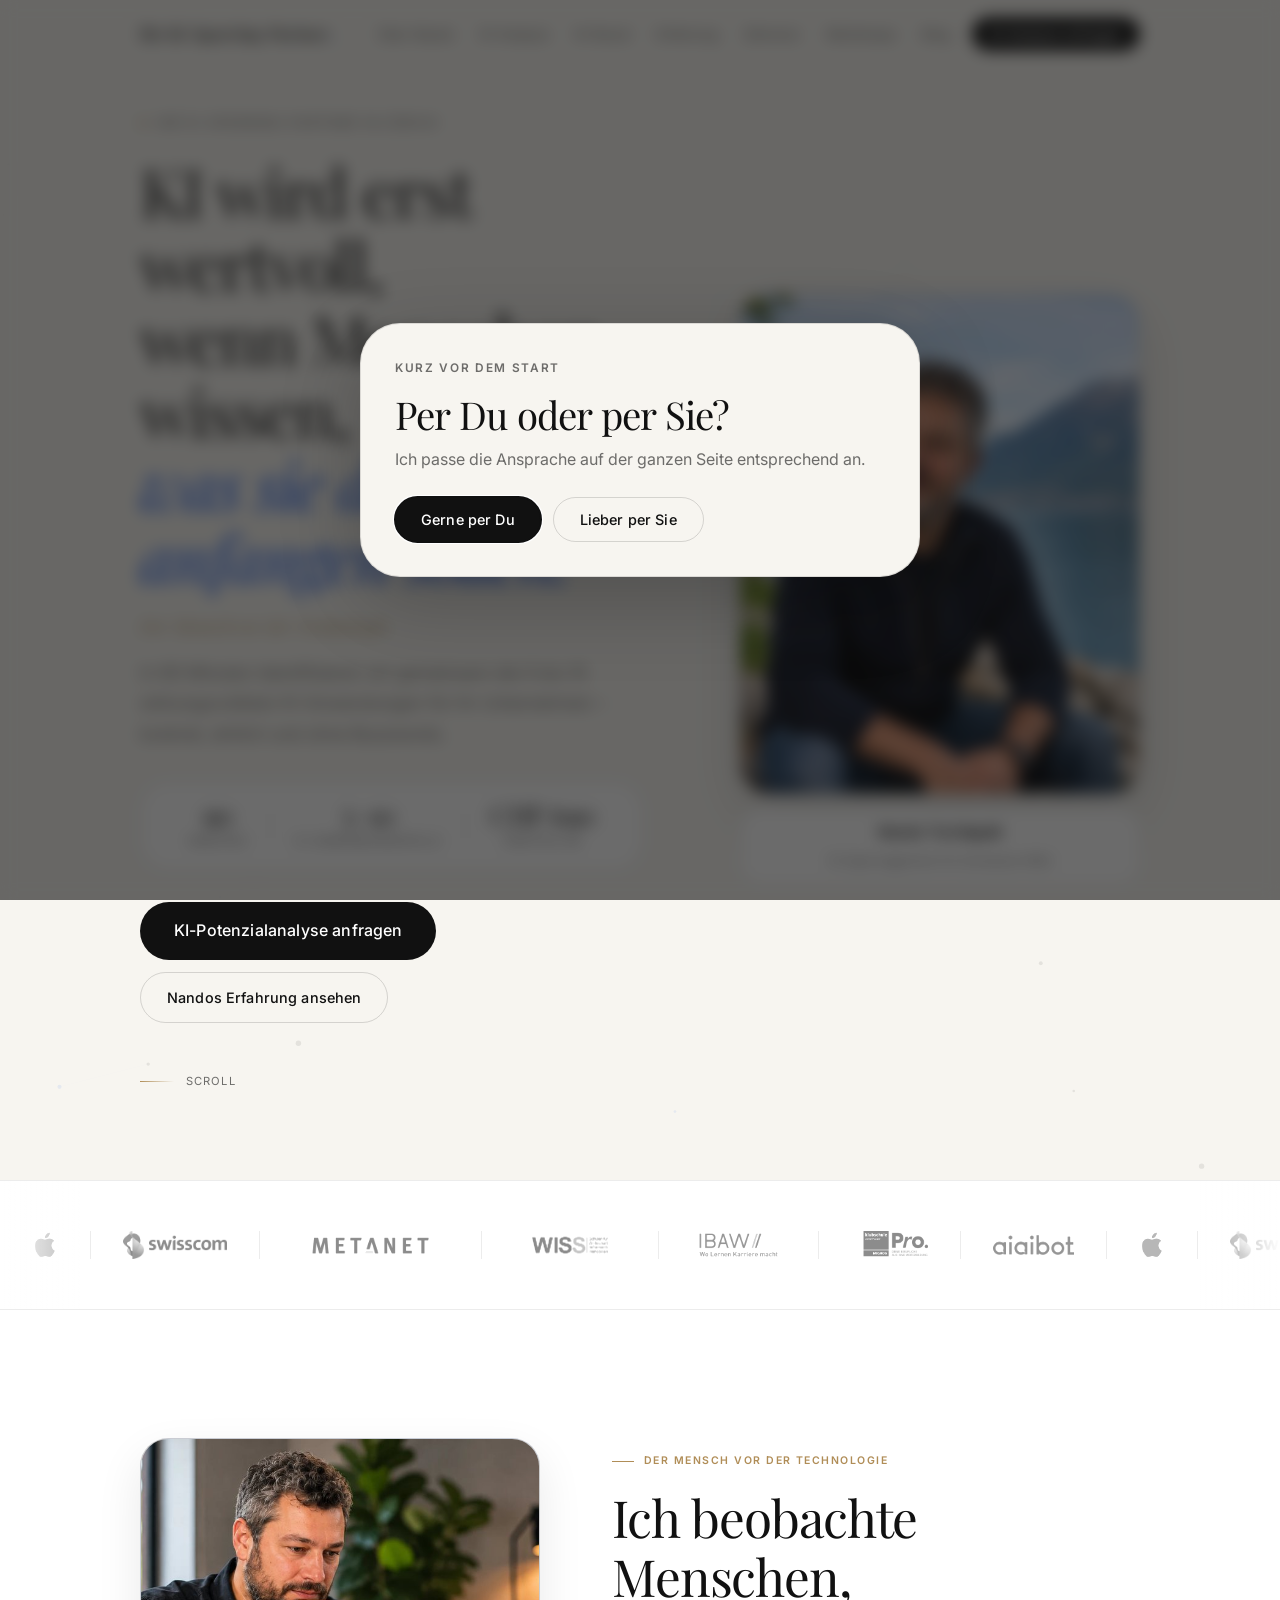
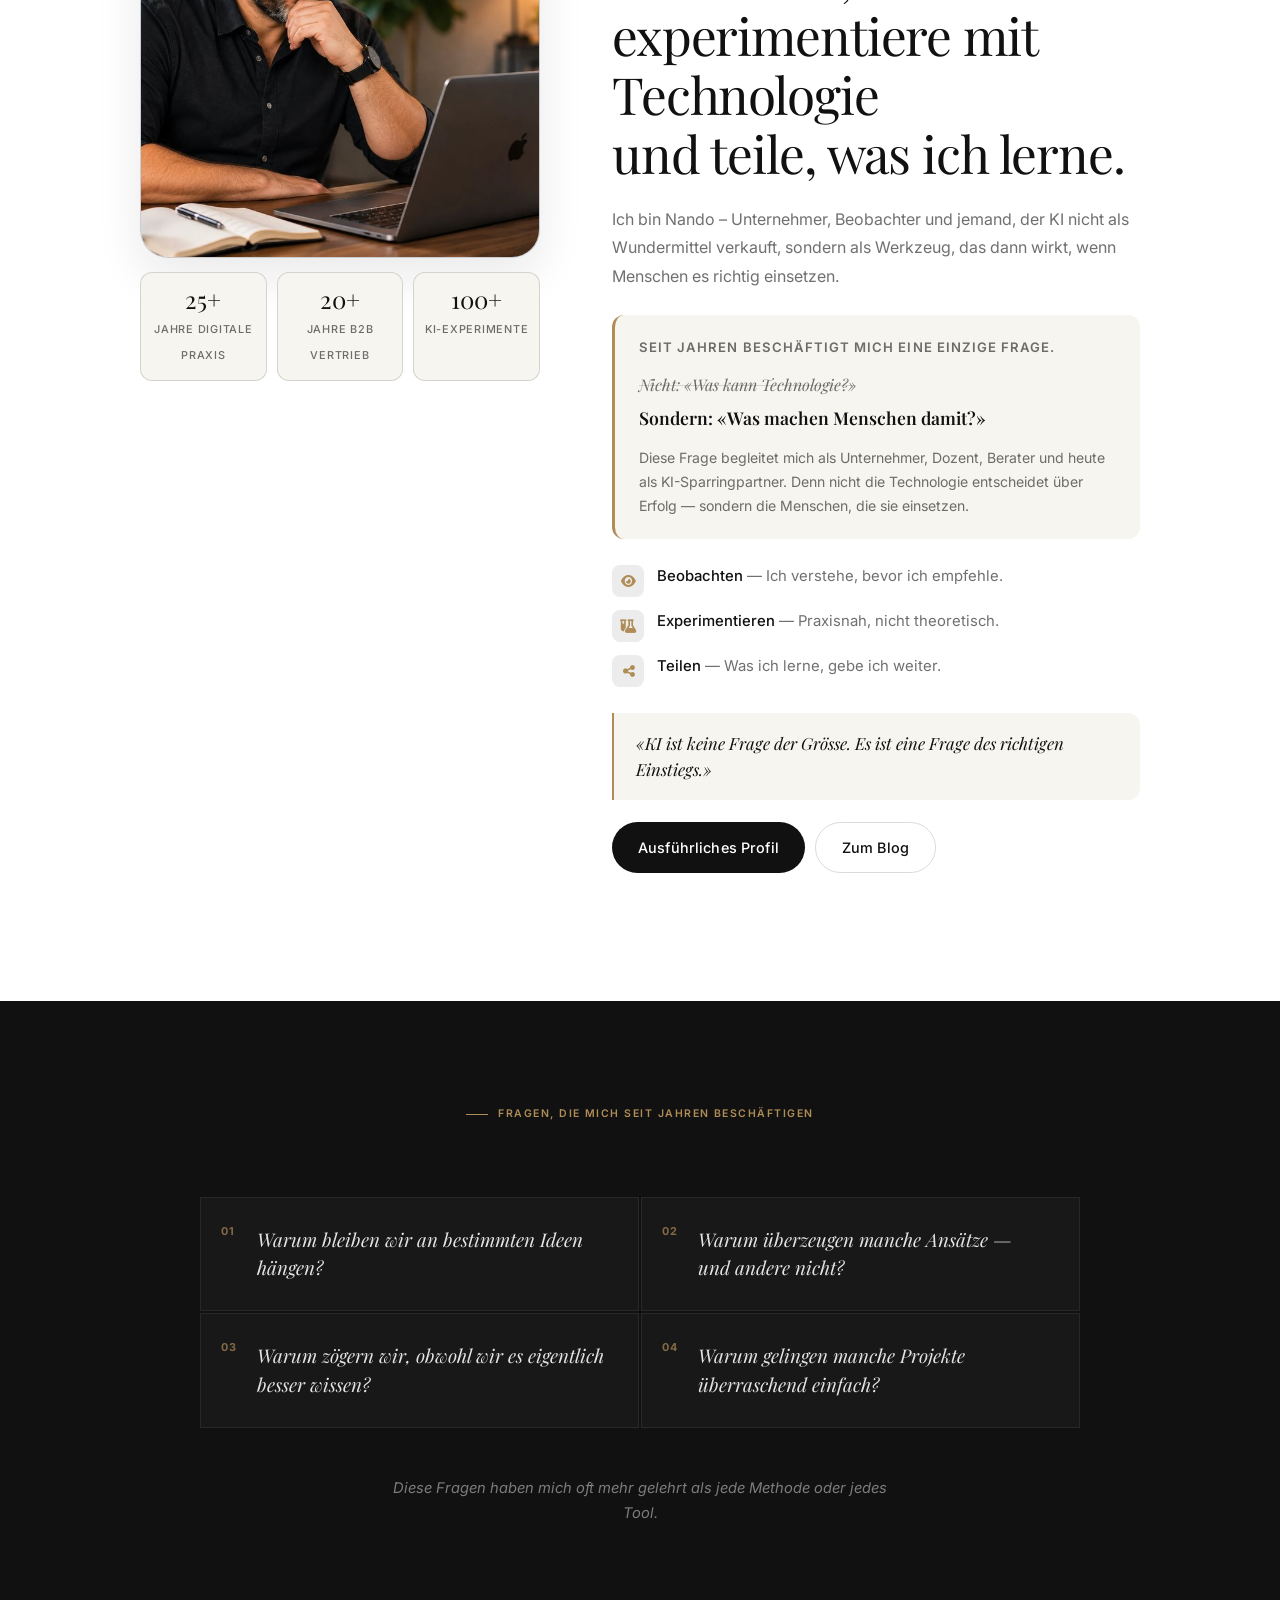
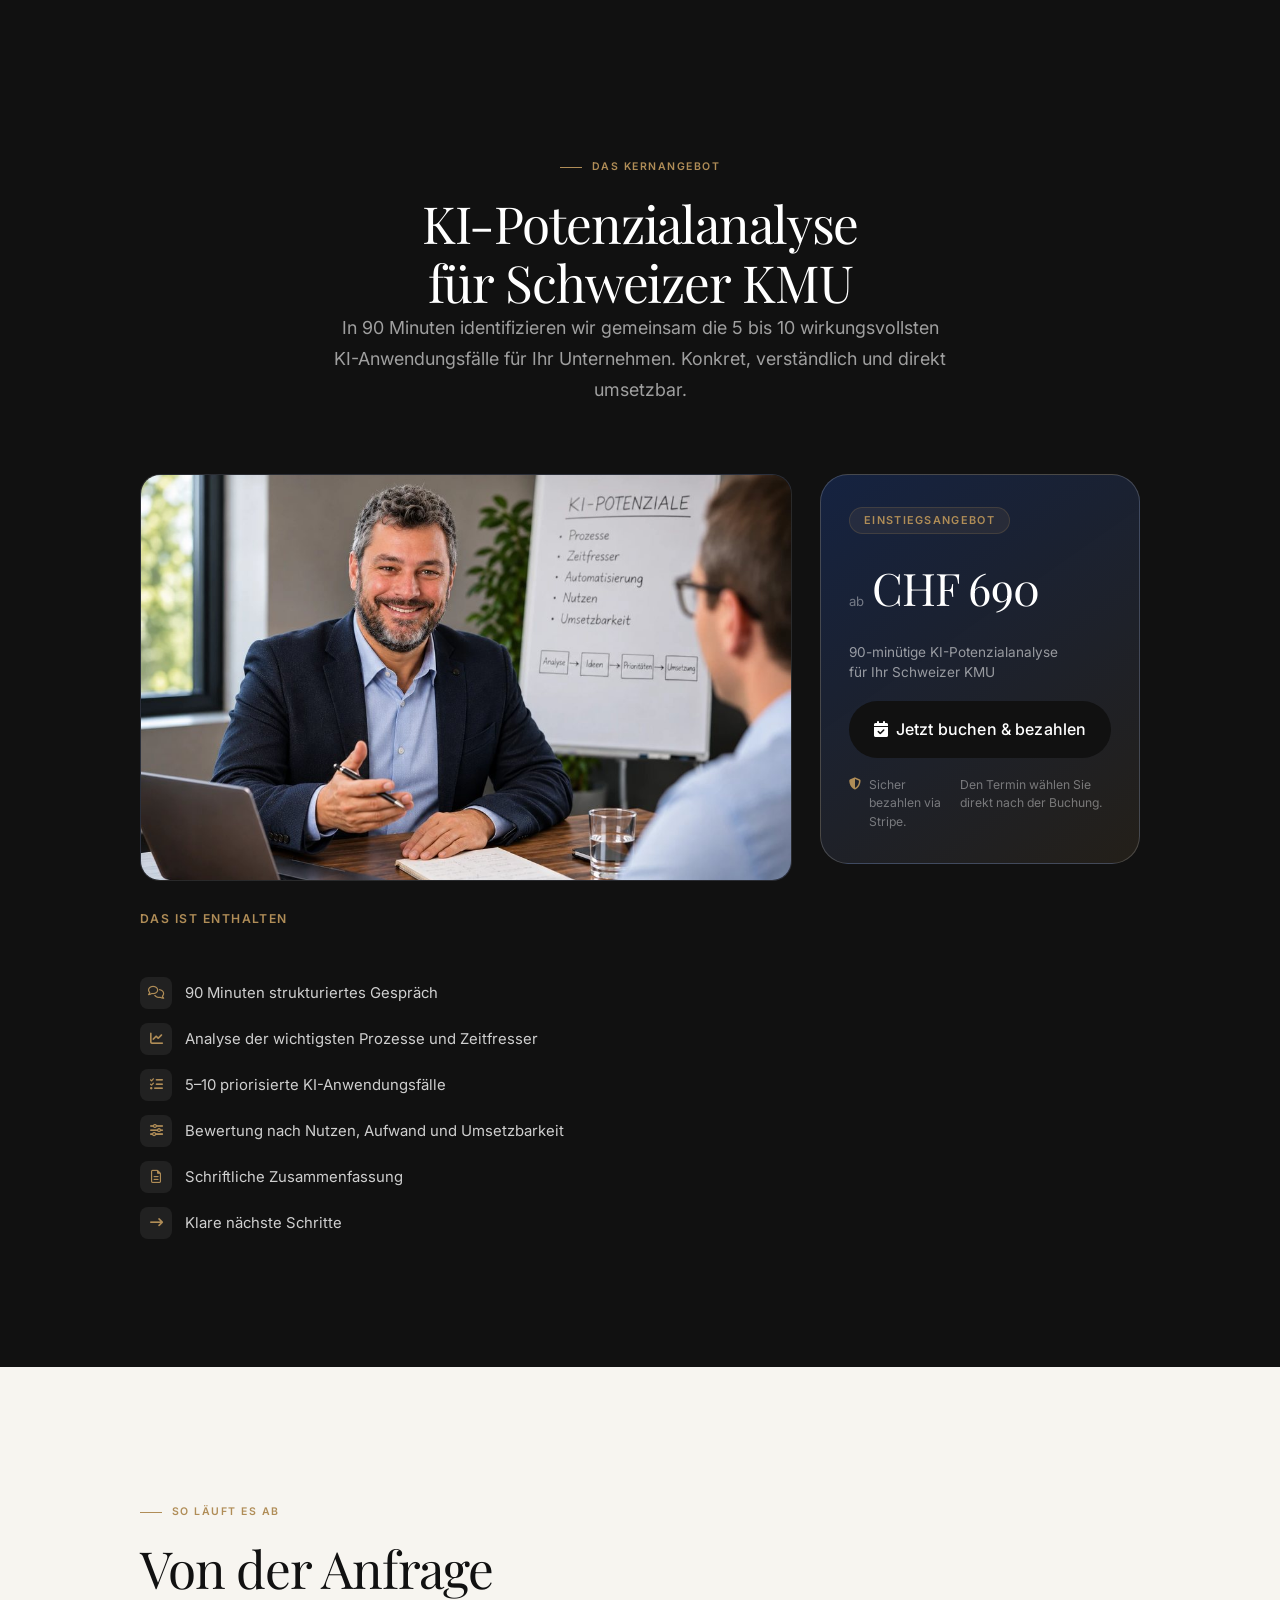
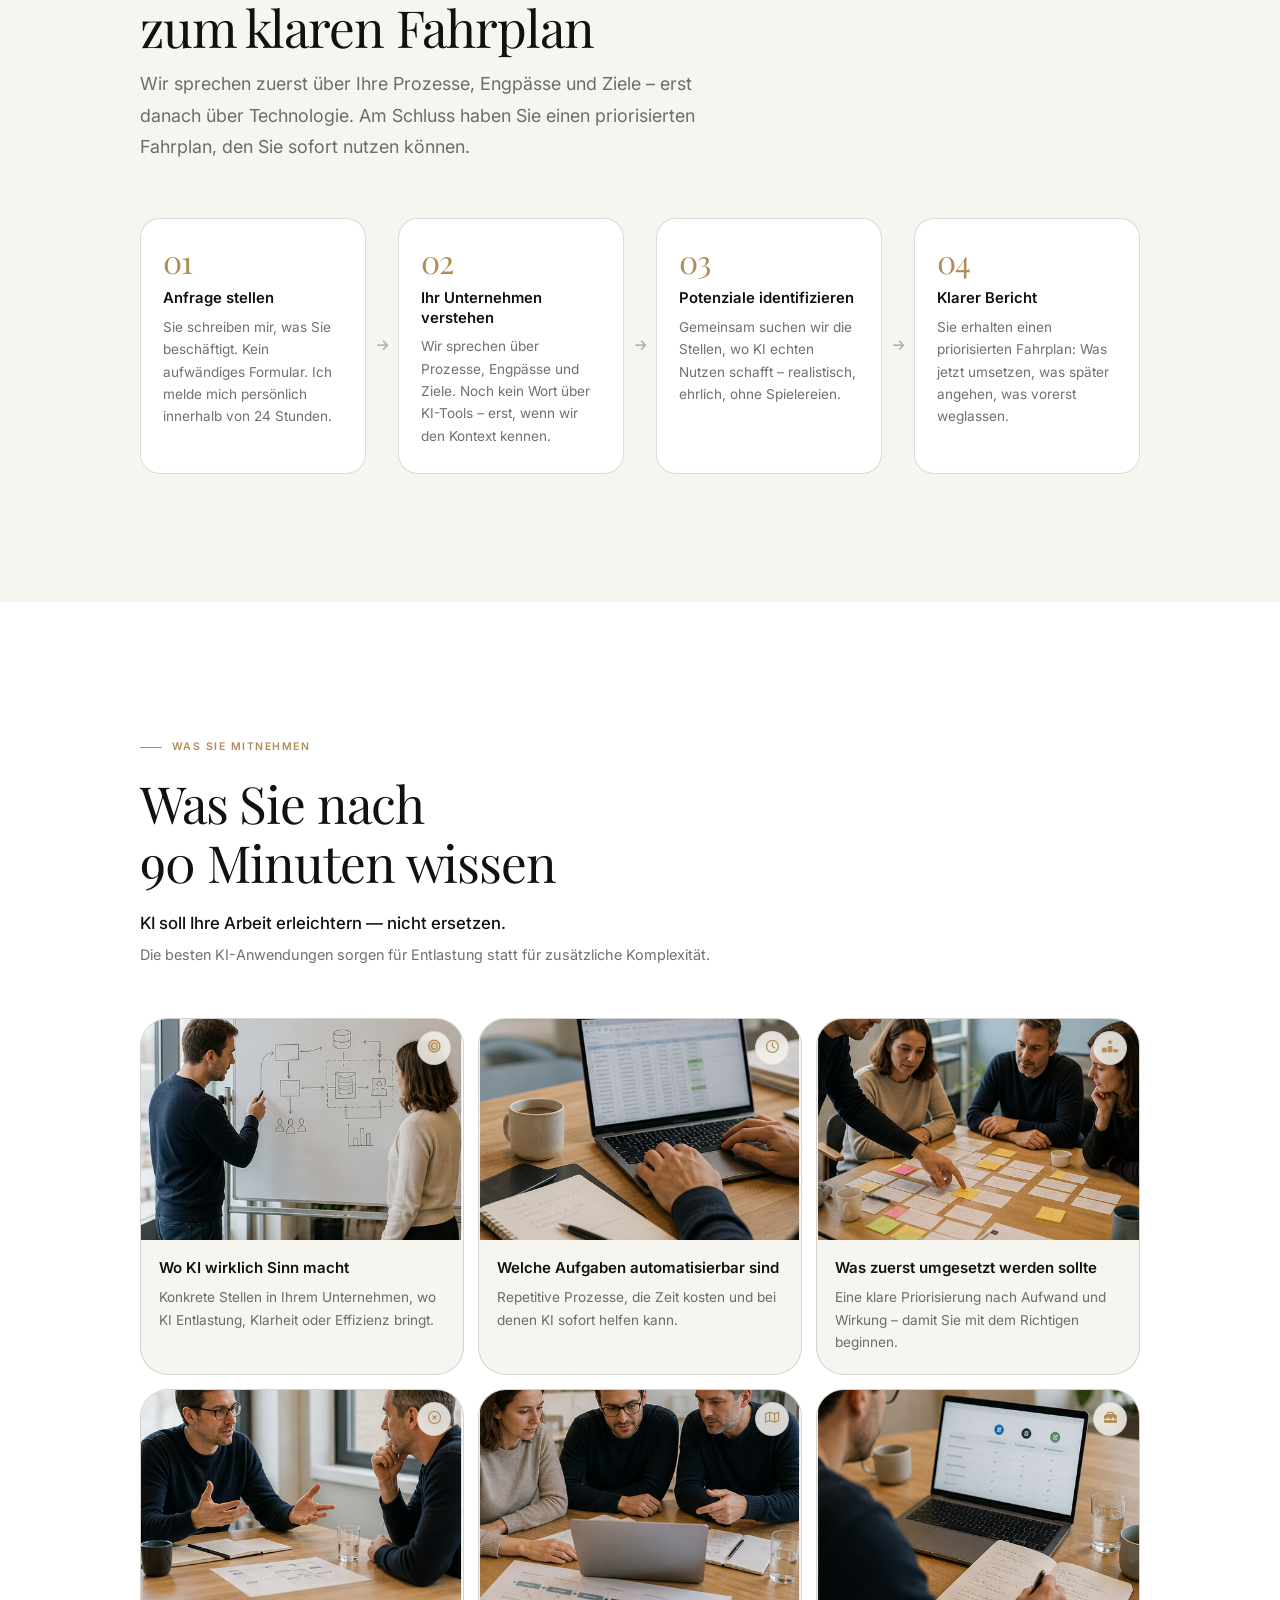
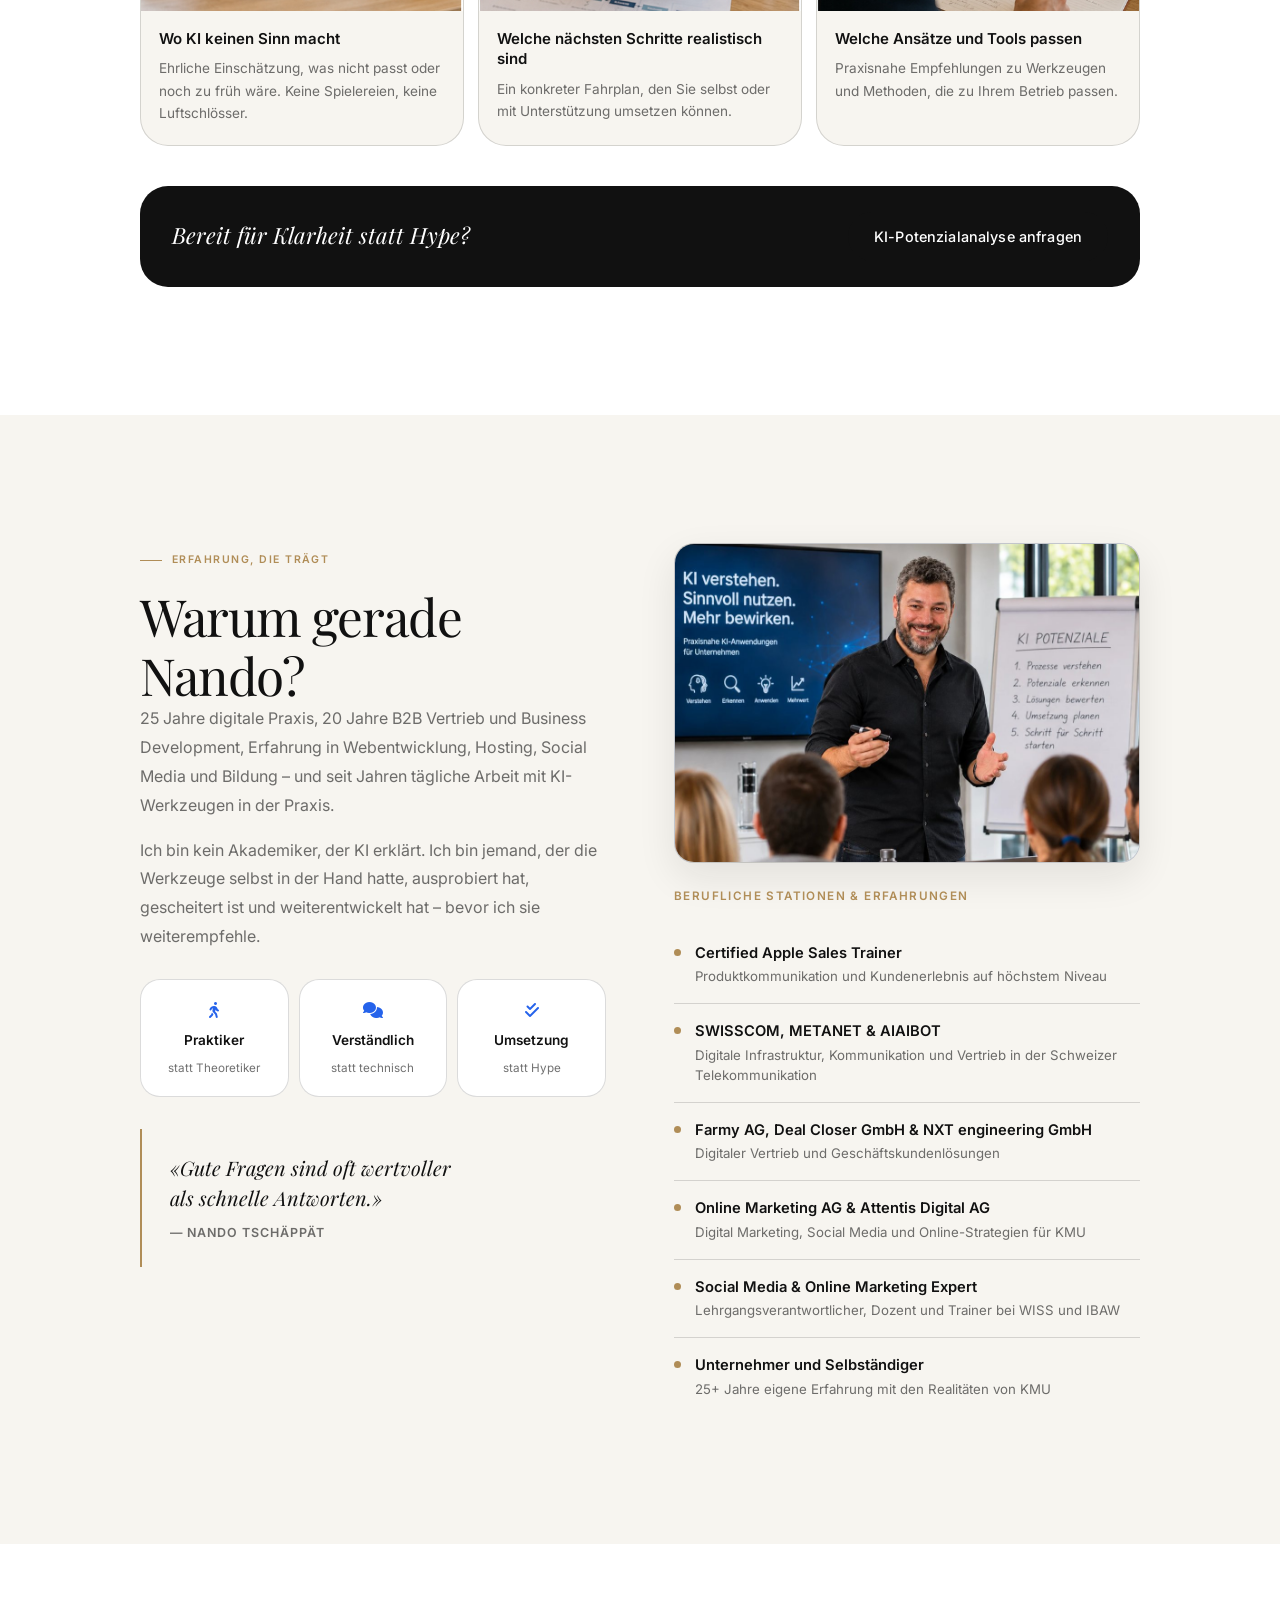
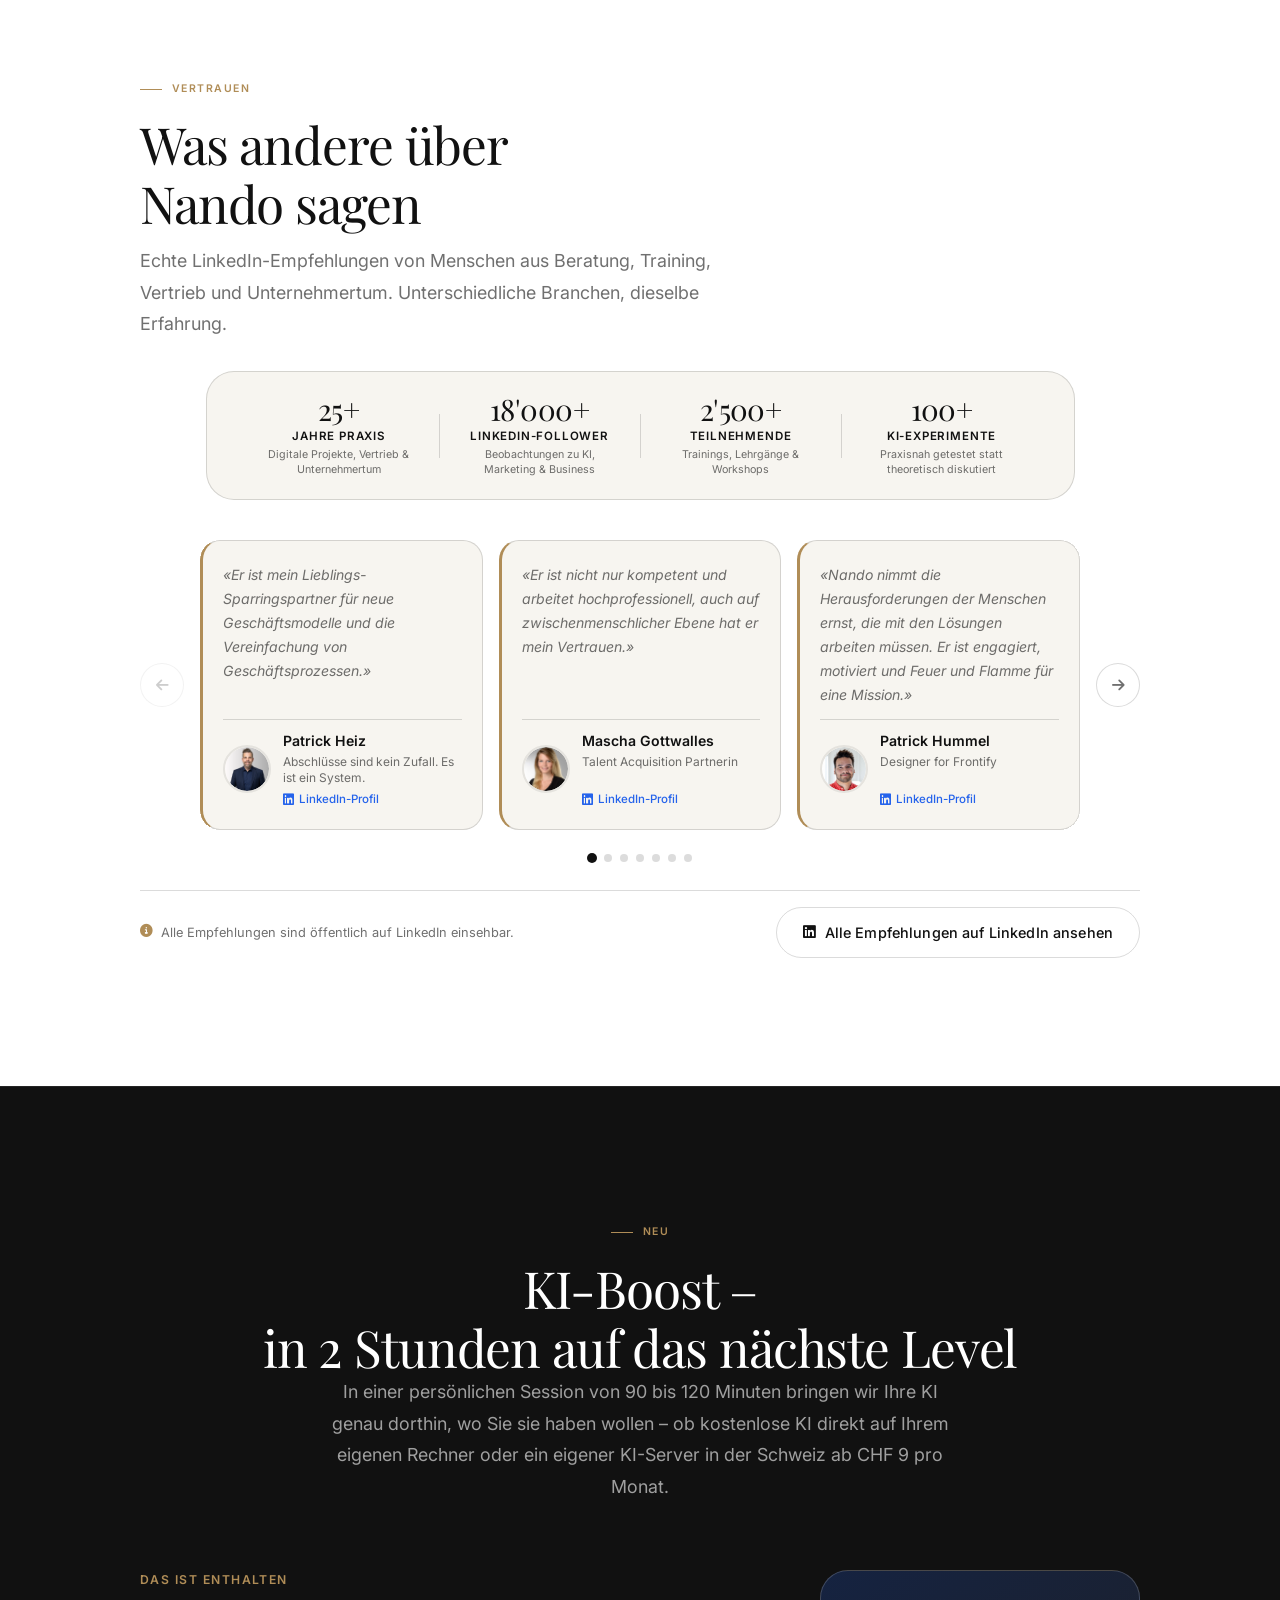
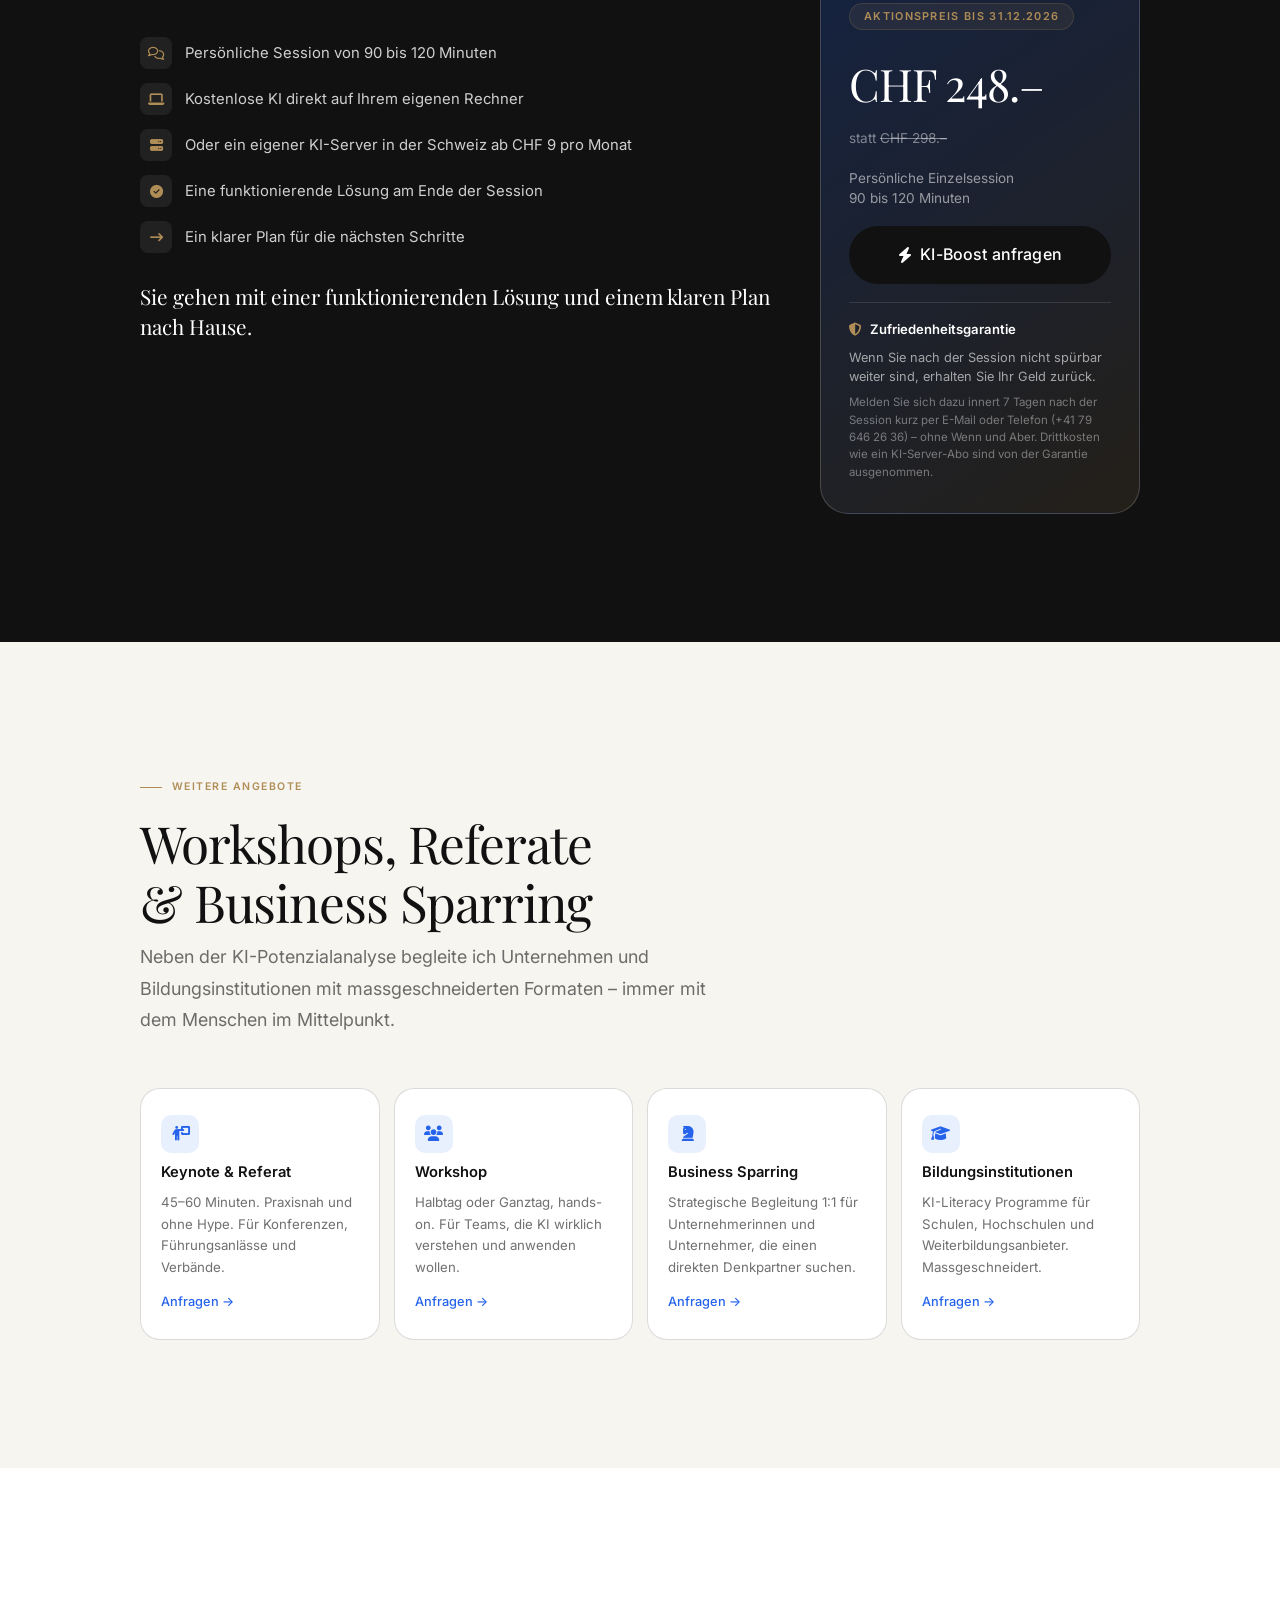
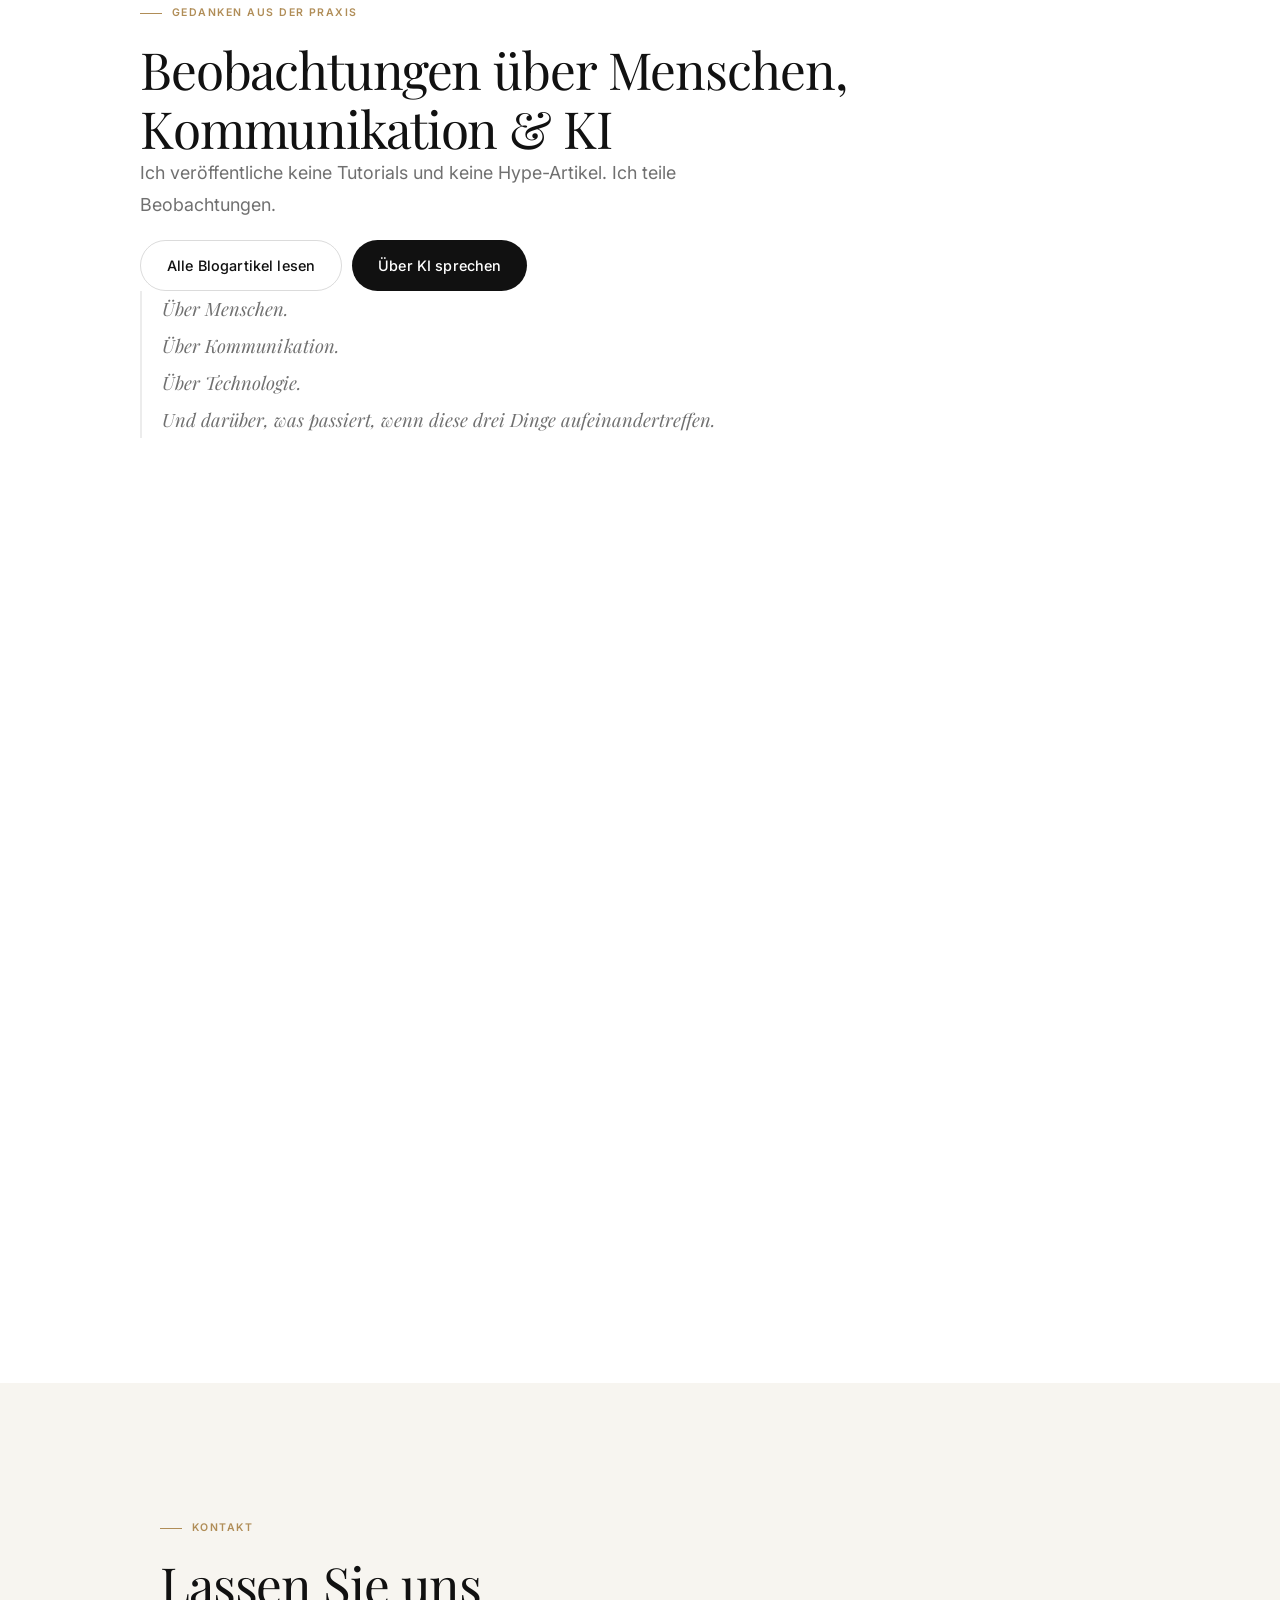
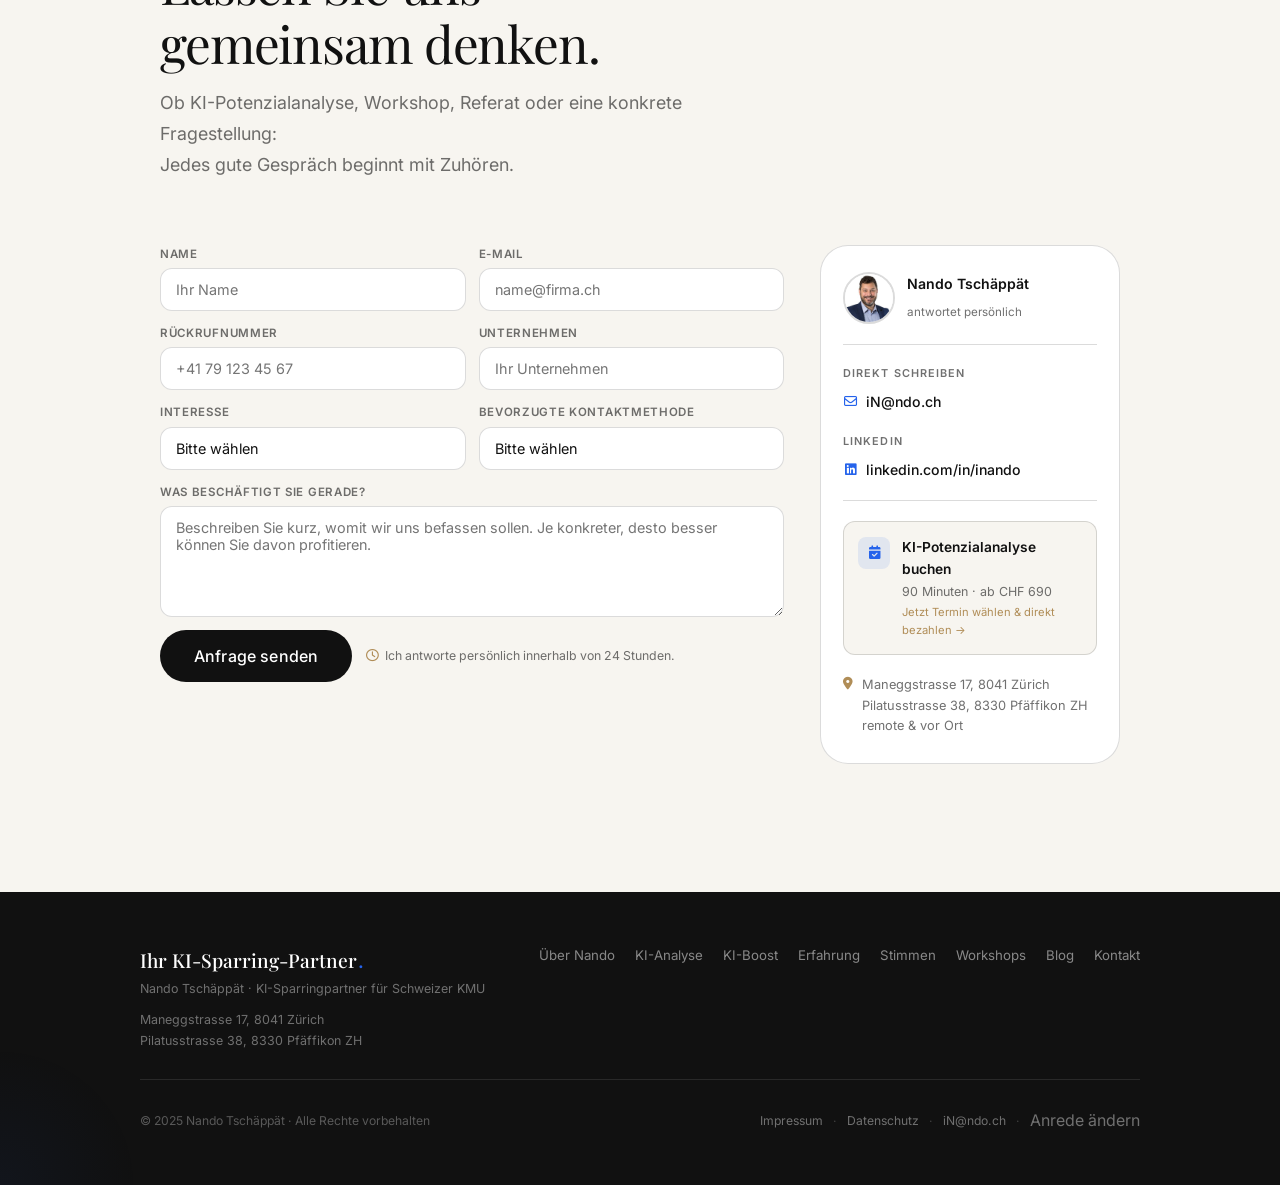
<file: index.html>
<!DOCTYPE html>
<html lang="de-CH">
<head>
  <meta charset="UTF-8" />
  <meta name="viewport" content="width=device-width, initial-scale=1.0" />
  <title data-title-sie="Ihr KI-Sparring-Partner in Zürich" data-title-du="Dein KI-Sparring-Partner in Zürich">Ihr KI-Sparring-Partner in Zürich</title>
  <meta name="description" content="KI-Potenzialanalyse für Schweizer KMU: In 90 Minuten identifizieren wir 5 bis 10 wirksame KI-Anwendungsfälle, priorisieren nächste Schritte und schaffen Klarheit." />
  <meta property="og:title" content="Ihr KI-Sparring-Partner in Zürich" />
  <meta property="og:description" content="In 90 Minuten identifizieren wir 5 bis 10 wirksame KI-Anwendungsfälle. Pragmatisch, verständlich, ohne Hype. Einstieg ab CHF 690." />
  <meta property="og:type" content="website" />
  <meta property="og:url" content="https://ki-sparring.ch/" />
  <meta property="og:image" content="https://ki-sparring.ch/images/nando-portrait-outdoor-v2.jpg" />
  <meta name="robots" content="index, follow" />
  <meta name="twitter:card" content="summary_large_image" />
  <meta name="twitter:title" content="Ihr KI-Sparring-Partner in Zürich" />
  <meta name="twitter:description" content="In 90 Minuten identifizieren wir 5 bis 10 wirksame KI-Anwendungsfälle. Pragmatisch, verständlich, ohne Hype." />
  <meta name="twitter:image" content="https://ki-sparring.ch/images/nando-portrait-outdoor-v2.jpg" />
  <meta name="theme-color" content="#F7F5F0" />
  <link rel="canonical" href="https://ki-sparring.ch/" />

  <link rel="preconnect" href="https://fonts.googleapis.com" />
  <link rel="preconnect" href="https://fonts.gstatic.com" crossorigin />
  <link href="https://fonts.googleapis.com/css2?family=Inter:wght@300;400;500;600&family=Playfair+Display:ital,wght@0,400;0,500;1,400&display=swap" rel="stylesheet" />
  <link rel="stylesheet" href="https://cdn.jsdelivr.net/npm/@fortawesome/fontawesome-free@6.4.0/css/all.min.css" />
  <link rel="stylesheet" href="css/style.css" />
  <script>
    window.KI_SPARRING_CONFIG = {
      brevoFormsEndpoint: "https://api.cleverassistant.ch/api/brevo/forms"
    };
  </script>
</head>
<body>
  <div class="formality-modal" id="formality-modal" hidden aria-hidden="true">
    <div class="formality-modal__backdrop" aria-hidden="true"></div>
    <div class="formality-modal__panel" role="dialog" aria-modal="true" aria-labelledby="formality-title">
      <p class="formality-modal__eyebrow">Kurz vor dem Start</p>
      <h2 id="formality-title">Per Du oder per Sie?</h2>
      <p>Ich passe die Ansprache auf der ganzen Seite entsprechend an.</p>
      <div class="formality-modal__actions">
        <button type="button" class="btn btn-primary" data-formality-choice="du">Gerne per Du</button>
        <button type="button" class="btn btn-ghost" data-formality-choice="sie">Lieber per Sie</button>
      </div>
    </div>
  </div>

  <!-- ░░ NAVIGATION ░░ -->
  <nav id="nav" aria-label="Hauptnavigation">
    <div class="nav-inner">
      <a href="#hero" class="nav-logo" aria-label="Zur Startseite">
        <span class="logo-text"><span class="formality-sie">Ihr KI-Sparring-Partner</span><span class="formality-du">Dein KI-Sparring-Partner</span></span><span class="logo-dot">.</span>
      </a>
      <button class="nav-toggle" aria-label="Menü öffnen" aria-expanded="false" aria-controls="nav-menu">
        <span></span><span></span>
      </button>
      <ul id="nav-menu" class="nav-links" role="list">
        <li><a href="#positionierung" class="nav-link">Über Nando</a></li>
        <li><a href="#analyse" class="nav-link">KI-Analyse</a></li>
        <li><a href="#ki-boost" class="nav-link">KI-Boost</a></li>
        <li><a href="#warum-nando" class="nav-link">Erfahrung</a></li>
        <li><a href="#testimonials" class="nav-link">Stimmen</a></li>
        <li><a href="#workshops" class="nav-link">Workshops</a></li>
        <li><a href="/blog/" class="nav-link">Blog</a></li>
        <li><a href="#kontakt" class="nav-cta">KI-Analyse anfragen</a></li>
      </ul>
    </div>
  </nav>

  <main>

    <!-- ░░ 1. HERO ░░ -->
    <section id="hero" class="hero" aria-label="Einleitung">
      <div class="hero-canvas" aria-hidden="true">
        <canvas id="connection-canvas"></canvas>
      </div>
      <div class="hero-content container">
        <div class="hero-inner">
          <div class="hero-text">
            <div class="hero-eyebrow reveal-up">
              <span class="eyebrow-dot"></span>
              <span class="formality-sie">Ihr KI-Sparring-Partner in Zürich</span><span class="formality-du">Dein KI-Sparring-Partner in Zürich</span>
            </div>
            <h1 class="hero-headline reveal-up delay-1">
              KI wird erst wertvoll,<br />
              wenn Menschen wissen,<br />
              <em>was sie damit anfangen sollen.</em>
            </h1>
            <p class="hero-claim reveal-up delay-2">
              Der Mensch vor der Technologie.
            </p>
            <p class="hero-sub reveal-up delay-3">
              In 90 Minuten identifizieren wir gemeinsam die 5 bis 10 wirkungsvollsten
              KI-Anwendungen für Ihr Unternehmen – konkret, ehrlich und ohne Buzzwords.
            </p>
            <div class="hero-kpis reveal-up delay-4" aria-label="Angebotskennzahlen">
              <div class="kpi-item">
                <span class="kpi-value">90</span>
                <span class="kpi-label">Minuten</span>
              </div>
              <div class="kpi-divider" aria-hidden="true"></div>
              <div class="kpi-item">
                <span class="kpi-value">5–10</span>
                <span class="kpi-label">KI-Anwendungsfälle</span>
              </div>
              <div class="kpi-divider" aria-hidden="true"></div>
              <div class="kpi-item">
                <span class="kpi-value">CHF 690</span>
                <span class="kpi-label">Einstieg ab</span>
              </div>
            </div>
            <div class="hero-actions reveal-up delay-5">
              <a href="#kontakt" class="btn btn-primary btn-large">KI-Potenzialanalyse anfragen</a>
              <a href="#warum-nando" class="btn btn-ghost">Nandos Erfahrung ansehen</a>
            </div>
          </div>
          <div class="hero-portrait reveal-left delay-3">
            <div class="portrait-img-wrap">
              <img
                src="images/nando-portrait-outdoor-v2.jpg"
                alt="Nando Tschäppät – KI-Sparringpartner für Schweizer KMU, vor Schweizer Bergsee"
                width="440" height="560"
                loading="eager"
                onerror="this.src='images/nando-portrait.jpg'"
              />
            </div>
            <div class="portrait-badge">
              <span class="badge-name">Nando Tschäppät</span>
              <span class="badge-title">KI-Sparringpartner für Schweizer KMU</span>
            </div>
          </div>
        </div>
        <div class="hero-scroll-hint reveal-up delay-5" aria-hidden="true">
          <span class="scroll-line"></span>
          <span class="scroll-label">Scroll</span>
        </div>
      </div>
    </section>

    <!-- ░░ LOGOZEILE ░░ -->
    <div class="logo-belt" aria-label="Berufliche Stationen von Nando Tschäppät">
      <div class="logo-belt-track" aria-hidden="true">

        <!-- ── Set 1 ── -->
        <span class="logo-belt-item">
          <img src="images/logos/logo-apple.png" alt="Apple" class="lb-img lb-img-apple" />
        </span>
        <span class="logo-belt-sep"></span>
        <span class="logo-belt-item">
          <img src="images/logos/logo-swisscom.png" alt="Swisscom" class="lb-img lb-img-swisscom" />
        </span>
        <span class="logo-belt-sep"></span>
        <span class="logo-belt-item">
          <img src="images/logos/logo-metanet.png" alt="METANET" class="lb-img lb-img-metanet" />
        </span>
        <span class="logo-belt-sep"></span>
        <span class="logo-belt-item">
          <img src="images/logos/logo-wiss.png" alt="WISS" class="lb-img lb-img-wiss" />
        </span>
        <span class="logo-belt-sep"></span>
        <span class="logo-belt-item">
          <img src="images/logos/logo-ibaw.png" alt="IBAW" class="lb-img lb-img-ibaw" />
        </span>
        <span class="logo-belt-sep"></span>
        <span class="logo-belt-item">
          <img src="images/logos/logo-klubschule.png" alt="Klubschule Ostschweiz" class="lb-img lb-img-klubschule" />
        </span>
        <span class="logo-belt-sep"></span>
        <span class="logo-belt-item">
          <img src="images/logos/logo-aiaibot.png" alt="aiaibot" class="lb-img lb-img-aiaibot" />
        </span>
        <span class="logo-belt-sep"></span>

        <!-- ── Set 2 (Duplikat für nahtloses Scrollen) ── -->
        <span class="logo-belt-item">
          <img src="images/logos/logo-apple.png" alt="" aria-hidden="true" class="lb-img lb-img-apple" />
        </span>
        <span class="logo-belt-sep"></span>
        <span class="logo-belt-item">
          <img src="images/logos/logo-swisscom.png" alt="" aria-hidden="true" class="lb-img lb-img-swisscom" />
        </span>
        <span class="logo-belt-sep"></span>
        <span class="logo-belt-item">
          <img src="images/logos/logo-metanet.png" alt="" aria-hidden="true" class="lb-img lb-img-metanet" />
        </span>
        <span class="logo-belt-sep"></span>
        <span class="logo-belt-item">
          <img src="images/logos/logo-wiss.png" alt="" aria-hidden="true" class="lb-img lb-img-wiss" />
        </span>
        <span class="logo-belt-sep"></span>
        <span class="logo-belt-item">
          <img src="images/logos/logo-ibaw.png" alt="" aria-hidden="true" class="lb-img lb-img-ibaw" />
        </span>
        <span class="logo-belt-sep"></span>
        <span class="logo-belt-item">
          <img src="images/logos/logo-klubschule.png" alt="" aria-hidden="true" class="lb-img lb-img-klubschule" />
        </span>
        <span class="logo-belt-sep"></span>
        <span class="logo-belt-item">
          <img src="images/logos/logo-aiaibot.png" alt="" aria-hidden="true" class="lb-img lb-img-aiaibot" />
        </span>
        <span class="logo-belt-sep"></span>

      </div>
    </div>

    <!-- ░░ 2. POSITIONIERUNG / ÜBER NANDO ░░ -->
    <section id="positionierung" class="section section-positionierung" aria-label="Über Nando Tschäppät">
      <div class="container">
        <div class="pos-grid">
          <div class="pos-portrait reveal-left">
            <div class="pos-img-frame">
              <img
                src="images/nando-desk-v2.jpg"
                alt="Nando Tschäppät am Schreibtisch mit MacBook – konzentriert und zugänglich"
                width="480" height="480"
                loading="lazy"
                onerror="this.src='images/nando-portrait.jpg'"
              />
            </div>
            <div class="pos-credentials reveal-up delay-2">
              <div class="cred-item">
                <span class="cred-val">25+</span>
                <span class="cred-label">Jahre digitale Praxis</span>
              </div>
              <div class="cred-item">
                <span class="cred-val">20+</span>
                <span class="cred-label">Jahre B2B Vertrieb</span>
              </div>
              <div class="cred-item">
                <span class="cred-val">100+</span>
                <span class="cred-label">KI-Experimente</span>
              </div>
            </div>
          </div>
          <div class="pos-text">
            <span class="section-label reveal-up">Der Mensch vor der Technologie</span>
            <h2 class="section-headline reveal-up delay-1">
              Ich beobachte Menschen,<br />experimentiere mit Technologie<br />und teile, was ich lerne.
            </h2>
            <p class="body-text reveal-up delay-2">
              Ich bin Nando – Unternehmer, Beobachter und jemand, der KI nicht als Wundermittel
              verkauft, sondern als Werkzeug, das dann wirkt, wenn Menschen es richtig einsetzen.
            </p>

            <div class="pos-kernfrage reveal-up delay-3">
              <p class="kernfrage-lead">Seit Jahren beschäftigt mich eine einzige Frage.</p>
              <div class="kernfrage-duo">
                <span class="kernfrage-nein">Nicht: «Was kann Technologie?»</span>
                <span class="kernfrage-ja">Sondern: «Was machen Menschen damit?»</span>
              </div>
              <p class="kernfrage-text">
                Diese Frage begleitet mich als Unternehmer, Dozent, Berater und heute als KI-Sparringpartner.
                Denn nicht die Technologie entscheidet über Erfolg — sondern die Menschen, die sie einsetzen.
              </p>
            </div>

            <ul class="value-list reveal-up delay-4" aria-label="Meine Haltung">
              <li>
                <span class="vl-icon" aria-hidden="true"><i class="fa-solid fa-eye"></i></span>
                <span><strong>Beobachten</strong> — Ich verstehe, bevor ich empfehle.</span>
              </li>
              <li>
                <span class="vl-icon" aria-hidden="true"><i class="fa-solid fa-flask-vial"></i></span>
                <span><strong>Experimentieren</strong> — Praxisnah, nicht theoretisch.</span>
              </li>
              <li>
                <span class="vl-icon" aria-hidden="true"><i class="fa-solid fa-share-nodes"></i></span>
                <span><strong>Teilen</strong> — Was ich lerne, gebe ich weiter.</span>
              </li>
            </ul>
            <blockquote class="inline-quote reveal-up delay-5">
              <p>«KI ist keine Frage der Grösse. Es ist eine Frage des richtigen Einstiegs.»</p>
            </blockquote>
            <div class="author-actions reveal-up delay-5">
              <a href="/ueber-nando/" class="btn btn-primary">Ausführliches Profil</a>
              <a href="/blog/" class="btn btn-ghost">Zum Blog</a>
            </div>
          </div>
        </div>
      </div>
    </section>

    <!-- ░░ 2b. BEOBACHTER-FRAGEN ░░ -->
    <section class="section section-fragen" aria-label="Fragen, die Nando antreiben">
      <div class="container">
        <div class="fragen-inner">
          <div class="fragen-header reveal-up">
            <span class="section-label">Fragen, die mich seit Jahren beschäftigen</span>
          </div>
          <div class="fragen-grid">
            <div class="frage-item reveal-up delay-1">
              <span class="frage-nr" aria-hidden="true">01</span>
              <p class="frage-text">Warum bleiben wir an bestimmten Ideen hängen?</p>
            </div>
            <div class="frage-item reveal-up delay-2">
              <span class="frage-nr" aria-hidden="true">02</span>
              <p class="frage-text">Warum überzeugen manche Ansätze — und andere nicht?</p>
            </div>
            <div class="frage-item reveal-up delay-3">
              <span class="frage-nr" aria-hidden="true">03</span>
              <p class="frage-text">Warum zögern wir, obwohl wir es eigentlich besser wissen?</p>
            </div>
            <div class="frage-item reveal-up delay-4">
              <span class="frage-nr" aria-hidden="true">04</span>
              <p class="frage-text">Warum gelingen manche Projekte überraschend einfach?</p>
            </div>
          </div>
          <p class="fragen-coda reveal-up delay-5">
            Diese Fragen haben mich oft mehr gelehrt als jede Methode oder jedes Tool.
          </p>
        </div>
      </div>
    </section>

    <!-- ░░ 3. KI-POTENZIALANALYSE (KERNANGEBOT) ░░ -->
    <section id="analyse" class="section section-analyse" aria-label="KI-Potenzialanalyse – das Kernangebot">
      <div class="container">
        <div class="analyse-header">
          <span class="section-label reveal-up">Das Kernangebot</span>
          <h2 class="section-headline reveal-up delay-1">
            KI-Potenzialanalyse<br />für Schweizer KMU
          </h2>
          <p class="section-intro reveal-up delay-2">
            In 90 Minuten identifizieren wir gemeinsam die 5 bis 10 wirkungsvollsten
            KI-Anwendungsfälle für Ihr Unternehmen. Konkret, verständlich und direkt umsetzbar.
          </p>
        </div>

        <div class="analyse-main reveal-up delay-2">
          <!-- Feature list with image -->
          <div class="analyse-left">
            <div class="analyse-img-frame">
              <img
                src="images/nando-beratung-v2.jpg"
                alt="Nando Tschäppät in einem KI-Beratungsgespräch mit einem KMU-Kunden – Flipchart KI-Potenziale im Hintergrund"
                width="560" height="380"
                loading="lazy"
                onerror="this.src='images/nando-portrait.jpg'"
              />
            </div>
            <h3 class="features-title">Das ist enthalten</h3>
            <ul class="features-list" aria-label="Enthaltene Leistungen">
              <li>
                <span class="feat-icon"><i class="fa-regular fa-comments" aria-hidden="true"></i></span>
                <span>90 Minuten strukturiertes Gespräch</span>
              </li>
              <li>
                <span class="feat-icon"><i class="fa-solid fa-chart-line" aria-hidden="true"></i></span>
                <span>Analyse der wichtigsten Prozesse und Zeitfresser</span>
              </li>
              <li>
                <span class="feat-icon"><i class="fa-solid fa-list-check" aria-hidden="true"></i></span>
                <span>5–10 priorisierte KI-Anwendungsfälle</span>
              </li>
              <li>
                <span class="feat-icon"><i class="fa-solid fa-sliders" aria-hidden="true"></i></span>
                <span>Bewertung nach Nutzen, Aufwand und Umsetzbarkeit</span>
              </li>
              <li>
                <span class="feat-icon"><i class="fa-regular fa-file-lines" aria-hidden="true"></i></span>
                <span>Schriftliche Zusammenfassung</span>
              </li>
              <li>
                <span class="feat-icon"><i class="fa-solid fa-arrow-right-long" aria-hidden="true"></i></span>
                <span>Klare nächste Schritte</span>
              </li>
            </ul>
          </div>
          <!-- Price card -->
          <div class="analyse-price-card">
            <div class="price-badge">Einstiegsangebot</div>
            <div class="price-display">
              <span class="price-from">ab</span>
              <span class="price-number">CHF 690</span>
            </div>
            <p class="price-detail">90-minütige KI-Potenzialanalyse<br />für Ihr Schweizer KMU</p>
            <a href="https://cal.ndo.ch/ki-potentialanalyse" target="_blank" rel="noopener noreferrer" class="btn btn-primary btn-large btn-full">
              <i class="fa-solid fa-calendar-check" aria-hidden="true"></i>
              Jetzt buchen &amp; bezahlen
            </a>
            <p class="price-reassurance">
              <i class="fa-solid fa-shield-halved" aria-hidden="true"></i>
              Sicher bezahlen via Stripe. <span class="formality-sie">Den Termin wählen Sie direkt nach der Buchung.</span><span class="formality-du">Den Termin wählst du direkt nach der Buchung.</span>
            </p>
          </div>
        </div>
      </div>
    </section>

    <!-- ░░ 4. ABLAUF IN 4 SCHRITTEN ░░ -->
    <section id="ablauf" class="section section-ablauf" aria-label="Ablauf der KI-Potenzialanalyse">
      <div class="container">
        <span class="section-label reveal-up">So läuft es ab</span>
        <h2 class="section-headline reveal-up delay-1">
          Von der Anfrage<br />zum klaren Fahrplan
        </h2>
        <p class="section-intro reveal-up delay-2" style="margin-bottom: clamp(36px,5vw,56px);">
          Wir sprechen zuerst über Ihre Prozesse, Engpässe und Ziele – erst danach über Technologie.
          Am Schluss haben Sie einen priorisierten Fahrplan, den Sie sofort nutzen können.
        </p>

        <div class="ablauf-steps">
          <div class="ablauf-step reveal-up delay-1">
            <div class="astep-num" aria-hidden="true">01</div>
            <div class="astep-body">
              <h3>Anfrage stellen</h3>
              <p>Sie schreiben mir, was Sie beschäftigt. Kein aufwändiges Formular. Ich melde mich persönlich innerhalb von 24 Stunden.</p>
            </div>
          </div>
          <div class="ablauf-arrow" aria-hidden="true"><i class="fa-solid fa-arrow-right"></i></div>
          <div class="ablauf-step reveal-up delay-2">
            <div class="astep-num" aria-hidden="true">02</div>
            <div class="astep-body">
              <h3>Ihr Unternehmen verstehen</h3>
              <p>Wir sprechen über Prozesse, Engpässe und Ziele. Noch kein Wort über KI-Tools – erst, wenn wir den Kontext kennen.</p>
            </div>
          </div>
          <div class="ablauf-arrow" aria-hidden="true"><i class="fa-solid fa-arrow-right"></i></div>
          <div class="ablauf-step reveal-up delay-3">
            <div class="astep-num" aria-hidden="true">03</div>
            <div class="astep-body">
              <h3>Potenziale identifizieren</h3>
              <p>Gemeinsam suchen wir die Stellen, wo KI echten Nutzen schafft – realistisch, ehrlich, ohne Spielereien.</p>
            </div>
          </div>
          <div class="ablauf-arrow" aria-hidden="true"><i class="fa-solid fa-arrow-right"></i></div>
          <div class="ablauf-step reveal-up delay-4">
            <div class="astep-num" aria-hidden="true">04</div>
            <div class="astep-body">
              <h3>Klarer Bericht</h3>
              <p>Sie erhalten einen priorisierten Fahrplan: Was jetzt umsetzen, was später angehen, was vorerst weglassen.</p>
            </div>
          </div>
        </div>
      </div>
    </section>

    <!-- ░░ 5. NUTZEN FÜR KMU ░░ -->
    <section id="kmu" class="section section-kmu" aria-label="Was Sie nach 90 Minuten wissen">
      <div class="container">
        <div class="kmu-header">
          <div>
            <span class="section-label reveal-up">Was Sie mitnehmen</span>
            <h2 class="section-headline reveal-up delay-1">
              <span class="formality-sie">Was Sie nach<br />90 Minuten wissen</span><span class="formality-du">Was du nach<br />90 Minuten weisst</span>
            </h2>
            <p class="kmu-intro-statement reveal-up delay-2">
              KI soll Ihre Arbeit erleichtern — nicht ersetzen.<br />
              <span>Die besten KI-Anwendungen sorgen für Entlastung statt für zusätzliche Komplexität.</span>
            </p>
          </div>
        </div>
        <div class="kmu-grid">
          <article class="kmu-card kmu-card-photo reveal-up delay-1">
            <figure class="kmu-media-frame">
              <img src="images/kmu-step-1.jpg" alt="Whiteboard-Szene zur Frage, wo KI im Unternehmen Sinn macht" width="512" height="512" loading="lazy" />
              <span class="kmu-photo-badge"><i class="fa-solid fa-bullseye" aria-hidden="true"></i></span>
            </figure>
            <div class="kmu-card-body">
              <h3>Wo KI wirklich Sinn macht</h3>
              <p>Konkrete Stellen in Ihrem Unternehmen, wo KI Entlastung, Klarheit oder Effizienz bringt.</p>
            </div>
          </article>
          <article class="kmu-card kmu-card-photo reveal-up delay-2">
            <figure class="kmu-media-frame">
              <img src="images/kmu-step-2.jpg" alt="Laptop-Szene mit repetitiver Arbeit und Daten, die automatisiert werden kann" width="512" height="512" loading="lazy" />
              <span class="kmu-photo-badge"><i class="fa-regular fa-clock" aria-hidden="true"></i></span>
            </figure>
            <div class="kmu-card-body">
              <h3>Welche Aufgaben automatisierbar sind</h3>
              <p>Repetitive Prozesse, die Zeit kosten und bei denen KI sofort helfen kann.</p>
            </div>
          </article>
          <article class="kmu-card kmu-card-photo reveal-up delay-3">
            <figure class="kmu-media-frame">
              <img src="images/kmu-step-3.jpg" alt="Team entscheidet gemeinsam über Prioritäten mit Karten und Notizen" width="512" height="512" loading="lazy" />
              <span class="kmu-photo-badge"><i class="fa-solid fa-ranking-star" aria-hidden="true"></i></span>
            </figure>
            <div class="kmu-card-body">
              <h3>Was zuerst umgesetzt werden sollte</h3>
              <p>Eine klare Priorisierung nach Aufwand und Wirkung – damit Sie mit dem Richtigen beginnen.</p>
            </div>
          </article>
          <article class="kmu-card kmu-card-photo reveal-up delay-1">
            <figure class="kmu-media-frame">
              <img src="images/kmu-step-4.jpg" alt="Beratungssituation, in der eine KI-Idee kritisch und ehrlich eingeordnet wird" width="512" height="512" loading="lazy" />
              <span class="kmu-photo-badge"><i class="fa-regular fa-circle-xmark" aria-hidden="true"></i></span>
            </figure>
            <div class="kmu-card-body">
              <h3>Wo KI keinen Sinn macht</h3>
              <p>Ehrliche Einschätzung, was nicht passt oder noch zu früh wäre. Keine Spielereien, keine Luftschlösser.</p>
            </div>
          </article>
          <article class="kmu-card kmu-card-photo reveal-up delay-2">
            <figure class="kmu-media-frame">
              <img src="images/kmu-step-5.jpg" alt="Arbeitsgruppe plant realistische nächste Schritte für die Einführung von KI" width="512" height="512" loading="lazy" />
              <span class="kmu-photo-badge"><i class="fa-regular fa-map" aria-hidden="true"></i></span>
            </figure>
            <div class="kmu-card-body">
              <h3>Welche nächsten Schritte realistisch sind</h3>
              <p>Ein konkreter Fahrplan, den Sie selbst oder mit Unterstützung umsetzen können.</p>
            </div>
          </article>
          <article class="kmu-card kmu-card-photo reveal-up delay-3">
            <figure class="kmu-media-frame">
              <img src="images/kmu-step-6.jpg" alt="Vergleich verschiedener Tools und Methoden auf einem Laptop im Meeting" width="512" height="512" loading="lazy" />
              <span class="kmu-photo-badge"><i class="fa-solid fa-toolbox" aria-hidden="true"></i></span>
            </figure>
            <div class="kmu-card-body">
              <h3>Welche Ansätze und Tools passen</h3>
              <p>Praxisnahe Empfehlungen zu Werkzeugen und Methoden, die zu Ihrem Betrieb passen.</p>
            </div>
          </article>
        </div>
        <div class="kmu-cta-strip reveal-up delay-3">
          <p>Bereit für Klarheit statt Hype?</p>
          <a href="#kontakt" class="btn btn-primary">KI-Potenzialanalyse anfragen</a>
        </div>
      </div>
    </section>

    <!-- ░░ 6. WARUM NANDO ░░ -->
    <section id="warum-nando" class="section section-warum" aria-label="Warum Nando Tschäppät">
      <div class="container">
        <div class="warum-grid">
          <div class="warum-text">
            <span class="section-label reveal-up">Erfahrung, die trägt</span>
            <h2 class="section-headline reveal-up delay-1">
              Warum gerade Nando?
            </h2>
            <p class="body-text reveal-up delay-2">
              25 Jahre digitale Praxis, 20 Jahre B2B Vertrieb und Business Development,
              Erfahrung in Webentwicklung, Hosting, Social Media und Bildung – und seit Jahren
              tägliche Arbeit mit KI-Werkzeugen in der Praxis.
            </p>
            <p class="body-text reveal-up delay-3">
              Ich bin kein Akademiker, der KI erklärt. Ich bin jemand, der die Werkzeuge
              selbst in der Hand hatte, ausprobiert hat, gescheitert ist und weiterentwickelt hat –
              bevor ich sie weiterempfehle.
            </p>

            <div class="warum-pillars reveal-up delay-4">
              <div class="pillar">
                <span class="pillar-icon" aria-hidden="true"><i class="fa-solid fa-person-walking" aria-hidden="true"></i></span>
                <span class="pillar-label">Praktiker</span>
                <span class="pillar-sub">statt Theoretiker</span>
              </div>
              <div class="pillar">
                <span class="pillar-icon" aria-hidden="true"><i class="fa-solid fa-comments"></i></span>
                <span class="pillar-label">Verständlich</span>
                <span class="pillar-sub">statt technisch</span>
              </div>
              <div class="pillar">
                <span class="pillar-icon" aria-hidden="true"><i class="fa-solid fa-check-double" aria-hidden="true"></i></span>
                <span class="pillar-label">Umsetzung</span>
                <span class="pillar-sub">statt Hype</span>
              </div>
            </div>

            <figure class="nando-zitat reveal-up delay-5">
              <blockquote>
                <p>«Gute Fragen sind oft wertvoller<br />als schnelle Antworten.»</p>
              </blockquote>
              <figcaption>— Nando Tschäppät</figcaption>
            </figure>
          </div>

          <div class="warum-right">
            <div class="warum-img-frame reveal-right delay-1">
              <img
                src="images/nando-workshop-v2.jpg"
                alt="Nando Tschäppät hält einen KI-Workshop – vor Bildschirm mit KI verstehen. Sinnvoll nutzen. Mehr bewirken."
                width="520" height="380"
                loading="lazy"
                onerror="this.src='images/nando-portrait.jpg'"
              />
            </div>
            <div class="warum-stations reveal-up delay-2">
              <h3 class="stations-title">Berufliche Stationen &amp; Erfahrungen</h3>
              <div class="station-list">
                <div class="station-item">
                  <span class="station-dot" aria-hidden="true"></span>
                  <div class="station-content">
                    <strong>Certified Apple Sales Trainer</strong>
                    <span>Produktkommunikation und Kundenerlebnis auf höchstem Niveau</span>
                  </div>
                </div>
                <div class="station-item">
                  <span class="station-dot" aria-hidden="true"></span>
                  <div class="station-content">
                    <strong>SWISSCOM, METANET &amp; AIAIBOT</strong>
                    <span>Digitale Infrastruktur, Kommunikation und Vertrieb in der Schweizer Telekommunikation</span>
                  </div>
                </div>
                <div class="station-item">
                  <span class="station-dot" aria-hidden="true"></span>
                  <div class="station-content">
                    <strong>Farmy AG, Deal Closer GmbH &amp; NXT engineering GmbH</strong>
                    <span>Digitaler Vertrieb und Geschäftskundenlösungen</span>
                  </div>
                </div>
                <div class="station-item">
                  <span class="station-dot" aria-hidden="true"></span>
                  <div class="station-content">
                    <strong>Online Marketing AG &amp; Attentis Digital AG</strong>
                    <span>Digital Marketing, Social Media und Online-Strategien für KMU</span>
                  </div>
                </div>
                <div class="station-item">
                  <span class="station-dot" aria-hidden="true"></span>
                  <div class="station-content">
                    <strong>Social Media &amp; Online Marketing Expert</strong>
                    <span>Lehrgangsverantwortlicher, Dozent und Trainer bei WISS und IBAW</span>
                  </div>
                </div>
                <div class="station-item">
                  <span class="station-dot" aria-hidden="true"></span>
                  <div class="station-content">
                    <strong>Unternehmer und Selbständiger</strong>
                    <span>25+ Jahre eigene Erfahrung mit den Realitäten von KMU</span>
                  </div>
                </div>
              </div>
            </div>
          </div>
        </div>
      </div>
    </section>

    <!-- ░░ 7. TESTIMONIALS ░░ -->
    <section id="testimonials" class="section section-testimonials" aria-label="LinkedIn-Empfehlungen">
      <div class="container">
        <span class="section-label reveal-up">Vertrauen</span>
        <h2 class="section-headline reveal-up delay-1">
          Was andere über<br />Nando sagen
        </h2>
        <p class="section-intro reveal-up delay-2">
          Echte LinkedIn-Empfehlungen von Menschen aus Beratung, Training, Vertrieb und Unternehmertum.
          Unterschiedliche Branchen, dieselbe Erfahrung.
        </p>

        <!-- Trust bar -->
        <div class="trust-bar reveal-up delay-3" aria-label="Vertrauenskennzahlen">
          <div class="trust-item">
            <span class="trust-val">25+</span>
            <span class="trust-label">Jahre Praxis</span>
            <span class="trust-sub">Digitale Projekte, Vertrieb &amp; Unternehmertum</span>
          </div>
          <div class="trust-sep" aria-hidden="true"></div>
          <div class="trust-item">
            <span class="trust-val">18'000+</span>
            <span class="trust-label">LinkedIn-Follower</span>
            <span class="trust-sub">Beobachtungen zu KI, Marketing &amp; Business</span>
          </div>
          <div class="trust-sep" aria-hidden="true"></div>
          <div class="trust-item">
            <span class="trust-val">2'500+</span>
            <span class="trust-label">Teilnehmende</span>
            <span class="trust-sub">Trainings, Lehrgänge &amp; Workshops</span>
          </div>
          <div class="trust-sep" aria-hidden="true"></div>
          <div class="trust-item">
            <span class="trust-val">100+</span>
            <span class="trust-label">KI-Experimente</span>
            <span class="trust-sub">Praxisnah getestet statt theoretisch diskutiert</span>
          </div>
        </div>

        <!-- Testimonial Carousel -->
        <div class="testi-carousel-wrap reveal-up delay-3" aria-label="Kundenstimmen-Karussell">
          <button class="testi-btn testi-prev" aria-label="Vorherige Empfehlung">
            <i class="fa-solid fa-arrow-left" aria-hidden="true"></i>
          </button>
          <div class="testi-viewport" role="region" aria-live="polite">
            <div class="testi-track" id="testi-track">

              <!-- 1 -->
              <article class="testi-card" data-index="0">
                <div class="testi-quote-mark" aria-hidden="true">"</div>
                <p class="testi-text">
                  «Er ist mein Lieblings-Sparringspartner für neue Geschäftsmodelle und die Vereinfachung von Geschäftsprozessen.»
                </p>
                <footer class="testi-footer">
                  <div class="testi-avatar" aria-hidden="true">
                    <img src="images/testimonial-patrick-heiz-v2.jpg" alt="Patrick Heiz" width="48" height="48" loading="eager" onerror="var p=this.parentElement;this.remove();p.style.background='#2563EB';p.style.color='#fff';p.textContent='PH'" />
                  </div>
                  <div class="testi-meta">
                    <strong>Patrick Heiz</strong>
                    <span>Abschlüsse sind kein Zufall. Es ist ein System.</span>
                    <a href="https://www.linkedin.com/in/patrick-heiz/" target="_blank" rel="noopener noreferrer" class="testi-li-link" aria-label="Patrick Heiz auf LinkedIn">
                      <i class="fa-brands fa-linkedin" aria-hidden="true"></i> LinkedIn-Profil
                    </a>
                  </div>
                </footer>
              </article>

              <!-- 2 -->
              <article class="testi-card" data-index="1">
                <div class="testi-quote-mark" aria-hidden="true">"</div>
                <p class="testi-text">
                  «Er ist nicht nur kompetent und arbeitet hochprofessionell, auch auf zwischenmenschlicher Ebene hat er mein Vertrauen.»
                </p>
                <footer class="testi-footer">
                  <div class="testi-avatar" aria-hidden="true">
                    <img src="images/testimonial-mascha-gottwalles-v2.jpg" alt="Mascha Gottwalles" width="48" height="48" loading="eager" onerror="var p=this.parentElement;this.remove();p.style.background='#B08D57';p.style.color='#fff';p.textContent='MG'" />
                  </div>
                  <div class="testi-meta">
                    <strong>Mascha Gottwalles</strong>
                    <span>Talent Acquisition Partnerin</span>
                    <a href="https://www.linkedin.com/in/maschawinkels/" target="_blank" rel="noopener noreferrer" class="testi-li-link" aria-label="Mascha Gottwalles auf LinkedIn">
                      <i class="fa-brands fa-linkedin" aria-hidden="true"></i> LinkedIn-Profil
                    </a>
                  </div>
                </footer>
              </article>

              <!-- 3 -->
              <article class="testi-card" data-index="2">
                <div class="testi-quote-mark" aria-hidden="true">"</div>
                <p class="testi-text">
                  «Nando nimmt die Herausforderungen der Menschen ernst, die mit den Lösungen arbeiten müssen. Er ist engagiert, motiviert und Feuer und Flamme für eine Mission.»
                </p>
                <footer class="testi-footer">
                  <div class="testi-avatar" aria-hidden="true">
                    <img src="images/testimonial-patrick-hummel-v2.jpg" alt="Patrick Hummel" width="48" height="48" loading="eager" onerror="var p=this.parentElement;this.remove();p.style.background='#111111';p.style.color='#fff';p.textContent='PH'" />
                  </div>
                  <div class="testi-meta">
                    <strong>Patrick Hummel</strong>
                    <span>Designer for Frontify</span>
                    <a href="https://www.linkedin.com/in/patrick-hummel/" target="_blank" rel="noopener noreferrer" class="testi-li-link" aria-label="Patrick Hummel auf LinkedIn">
                      <i class="fa-brands fa-linkedin" aria-hidden="true"></i> LinkedIn-Profil
                    </a>
                  </div>
                </footer>
              </article>

              <!-- 4 -->
              <article class="testi-card" data-index="3">
                <div class="testi-quote-mark" aria-hidden="true">"</div>
                <p class="testi-text">
                  «Seine pragmatische Art ist ein Gewinn für jeden, der einen Schubs ins digitale Zeitalter braucht. Als Trainer und Coach weiss er genau, wie er komplexe Inhalte verständlich vermittelt.»
                </p>
                <footer class="testi-footer">
                  <div class="testi-avatar" aria-hidden="true">
                    <img src="images/testimonial-corina-beller-v2.webp" alt="Corina Beller" width="48" height="48" loading="eager" onerror="var p=this.parentElement;this.remove();p.style.background='#2563EB';p.style.color='#fff';p.textContent='CB'" />
                  </div>
                  <div class="testi-meta">
                    <strong>Corina Beller</strong>
                    <span>Leadership Development Lead DACH</span>
                    <a href="https://www.linkedin.com/in/corina-beller/" target="_blank" rel="noopener noreferrer" class="testi-li-link" aria-label="Corina Beller auf LinkedIn">
                      <i class="fa-brands fa-linkedin" aria-hidden="true"></i> LinkedIn-Profil
                    </a>
                  </div>
                </footer>
              </article>

              <!-- 5 -->
              <article class="testi-card" data-index="4">
                <div class="testi-quote-mark" aria-hidden="true">"</div>
                <p class="testi-text">
                  «Nando hat nicht nur ein tiefes Verständnis für Webdesign und Social-Media-Selling, sondern auch eine breite Menschenkenntnis. Er erkennt genau, was Kunden anspricht.»
                </p>
                <footer class="testi-footer">
                  <div class="testi-avatar" aria-hidden="true">
                    <img src="images/testimonial-julia-wuelser-v2.jpg" alt="Julia Wülser" width="48" height="48" loading="eager" onerror="var p=this.parentElement;this.remove();p.style.background='#B08D57';p.style.color='#fff';p.textContent='JW'" />
                  </div>
                  <div class="testi-meta">
                    <strong>Julia Wülser</strong>
                    <span>Markenkommunikation &amp; Mediengestaltung</span>
                    <a href="https://www.linkedin.com/in/juliawuelser/" target="_blank" rel="noopener noreferrer" class="testi-li-link" aria-label="Julia Wülser auf LinkedIn">
                      <i class="fa-brands fa-linkedin" aria-hidden="true"></i> LinkedIn-Profil
                    </a>
                  </div>
                </footer>
              </article>

              <!-- 6 -->
              <article class="testi-card" data-index="5">
                <div class="testi-quote-mark" aria-hidden="true">"</div>
                <p class="testi-text">
                  «Er kann Kompliziertes einfach erklären und findet für alle Probleme eine Lösung.»
                </p>
                <footer class="testi-footer">
                  <div class="testi-avatar" aria-hidden="true">
                    <img src="images/testimonial-fabio-frustaci-v2.jpg" alt="Fabio Frustaci" width="48" height="48" loading="eager" onerror="var p=this.parentElement;this.remove();p.style.background='#111111';p.style.color='#fff';p.textContent='FF'" />
                  </div>
                  <div class="testi-meta">
                    <strong>Fabio Frustaci</strong>
                    <span>Key-Account-Manager, Die Mobiliar</span>
                    <a href="https://www.linkedin.com/in/fabio-frustaci-die-mobiliar-unternehmensspezialist/" target="_blank" rel="noopener noreferrer" class="testi-li-link" aria-label="Fabio Frustaci auf LinkedIn">
                      <i class="fa-brands fa-linkedin" aria-hidden="true"></i> LinkedIn-Profil
                    </a>
                  </div>
                </footer>
              </article>

              <!-- 7 -->
              <article class="testi-card" data-index="6">
                <div class="testi-quote-mark" aria-hidden="true">"</div>
                <p class="testi-text">
                  «Nando ist ein absoluter Profi in seinem Fachgebiet und eine inspirierende Persönlichkeit. Er begeistert einen, Neues auszuprobieren.»
                </p>
                <footer class="testi-footer">
                  <div class="testi-avatar" aria-hidden="true">
                    <img src="images/testimonial-marco-hiestand-v2.jpg" alt="Marco Hiestand" width="48" height="48" loading="eager" onerror="var p=this.parentElement;this.remove();p.style.background='#2563EB';p.style.color='#fff';p.textContent='MH'" />
                  </div>
                  <div class="testi-meta">
                    <strong>Marco Hiestand</strong>
                    <span>KMU Cybersicherheit</span>
                    <a href="https://www.linkedin.com/in/marcohiestand/" target="_blank" rel="noopener noreferrer" class="testi-li-link" aria-label="Marco Hiestand auf LinkedIn">
                      <i class="fa-brands fa-linkedin" aria-hidden="true"></i> LinkedIn-Profil
                    </a>
                  </div>
                </footer>
              </article>

              <!-- 8 -->
              <article class="testi-card" data-index="7">
                <div class="testi-quote-mark" aria-hidden="true">"</div>
                <p class="testi-text">
                  «Die Trainings sind kurzweilig, fordernd und zielorientiert. Auch für Personen, die sich noch nicht so viel zutrauen, ist das Programm ein Gewinn.»
                </p>
                <footer class="testi-footer">
                  <div class="testi-avatar" aria-hidden="true">
                    <img src="images/testimonial-armin-erni-v2.jpg" alt="Armin Erni" width="48" height="48" loading="eager" onerror="var p=this.parentElement;this.remove();p.style.background='#B08D57';p.style.color='#fff';p.textContent='AE'" />
                  </div>
                  <div class="testi-meta">
                    <strong>Armin Erni</strong>
                    <span>Experte für Trenntechnik</span>
                    <a href="https://www.linkedin.com/in/arminerni/" target="_blank" rel="noopener noreferrer" class="testi-li-link" aria-label="Armin Erni auf LinkedIn">
                      <i class="fa-brands fa-linkedin" aria-hidden="true"></i> LinkedIn-Profil
                    </a>
                  </div>
                </footer>
              </article>

              <!-- 9 -->
              <article class="testi-card" data-index="8">
                <div class="testi-quote-mark" aria-hidden="true">"</div>
                <p class="testi-text">
                  «Er kennt sich mit Menschen aus, ist gut mit Kunden und tut alles, um Dinge zu erledigen. Man spürt seine Expertise im digitalen Marketing und Verkauf.»
                </p>
                <footer class="testi-footer">
                  <div class="testi-avatar" aria-hidden="true">
                    <img src="images/testimonial-ebru-sengoez-v2.jpg" alt="Ebru Sengöz" width="48" height="48" loading="eager" onerror="var p=this.parentElement;this.remove();p.style.background='#111111';p.style.color='#fff';p.textContent='ES'" />
                  </div>
                  <div class="testi-meta">
                    <strong>Ebru Sengöz</strong>
                    <span>Smarte Entscheidungen, schnelle Lösungen</span>
                    <a href="https://www.linkedin.com/in/ebruhsengoez/de/" target="_blank" rel="noopener noreferrer" class="testi-li-link" aria-label="Ebru Sengöz auf LinkedIn">
                      <i class="fa-brands fa-linkedin" aria-hidden="true"></i> LinkedIn-Profil
                    </a>
                  </div>
                </footer>
              </article>

            </div><!-- /.testi-track -->
          </div><!-- /.testi-viewport -->
          <button class="testi-btn testi-next" aria-label="Nächste Empfehlung">
            <i class="fa-solid fa-arrow-right" aria-hidden="true"></i>
          </button>
        </div><!-- /.testi-carousel-wrap -->

        <!-- Dots -->
        <div class="testi-dots" id="testi-dots" aria-label="Karussell-Navigation" role="tablist"></div>

        <div class="testi-footer-row reveal-up delay-4">
          <p class="testi-disclaimer">
            <i class="fa-solid fa-circle-info" aria-hidden="true"></i>
            Alle Empfehlungen sind öffentlich auf LinkedIn einsehbar.
          </p>
          <a
            href="https://www.linkedin.com/in/inando/details/recommendations/"
            target="_blank"
            rel="noopener noreferrer"
            class="btn btn-ghost"
          >
            <i class="fa-brands fa-linkedin" aria-hidden="true"></i>
            Alle Empfehlungen auf LinkedIn ansehen
          </a>
        </div>
      </div>
    </section>

    <!-- ░░ 7b. KI-BOOST ░░ -->
    <section id="ki-boost" class="section section-analyse section-boost" aria-label="KI-Boost – in 2 Stunden auf das nächste Level">
      <div class="container">
        <div class="analyse-header">
          <span class="section-label reveal-up">Neu</span>
          <h2 class="section-headline reveal-up delay-1">
            KI-Boost –<br />in 2 Stunden auf das nächste Level
          </h2>
          <p class="section-intro reveal-up delay-2">
            <span class="formality-sie">In einer persönlichen Session von 90 bis 120 Minuten bringen wir Ihre KI genau dorthin, wo Sie sie haben wollen – ob kostenlose KI direkt auf Ihrem eigenen Rechner oder ein eigener KI-Server in der Schweiz ab CHF 9 pro Monat.</span><span class="formality-du">In einer persönlichen Session von 90 bis 120 Minuten bringen wir deine KI genau dorthin, wo du sie haben willst – ob kostenlose KI direkt auf deinem eigenen Rechner oder ein eigener KI-Server in der Schweiz ab CHF 9 pro Monat.</span>
          </p>
        </div>

        <div class="analyse-main reveal-up delay-2">
          <div class="analyse-left">
            <h3 class="features-title">Das ist enthalten</h3>
            <ul class="features-list" aria-label="Enthaltene Leistungen KI-Boost">
              <li>
                <span class="feat-icon"><i class="fa-regular fa-comments" aria-hidden="true"></i></span>
                <span>Persönliche Session von 90 bis 120 Minuten</span>
              </li>
              <li>
                <span class="feat-icon"><i class="fa-solid fa-laptop" aria-hidden="true"></i></span>
                <span>Kostenlose KI direkt auf Ihrem eigenen Rechner</span>
              </li>
              <li>
                <span class="feat-icon"><i class="fa-solid fa-server" aria-hidden="true"></i></span>
                <span>Oder ein eigener KI-Server in der Schweiz ab CHF 9 pro Monat</span>
              </li>
              <li>
                <span class="feat-icon"><i class="fa-solid fa-circle-check" aria-hidden="true"></i></span>
                <span>Eine funktionierende Lösung am Ende der Session</span>
              </li>
              <li>
                <span class="feat-icon"><i class="fa-solid fa-arrow-right-long" aria-hidden="true"></i></span>
                <span>Ein klarer Plan für die nächsten Schritte</span>
              </li>
            </ul>
            <p class="boost-outcome">
              <span class="formality-sie">Sie gehen mit einer funktionierenden Lösung und einem klaren Plan nach Hause.</span><span class="formality-du">Du gehst mit einer funktionierenden Lösung und einem klaren Plan nach Hause.</span>
            </p>
          </div>
          <!-- Price card -->
          <div class="analyse-price-card">
            <div class="price-badge" data-promo>Aktionspreis bis 31.12.2026</div>
            <div class="price-badge" data-promo-after hidden>KI-Boost</div>
            <div class="price-display" data-promo>
              <span class="price-number">CHF 248.–</span>
              <span class="price-regular">statt <s>CHF 298.–</s></span>
            </div>
            <div class="price-display" data-promo-after hidden>
              <span class="price-number">CHF 298.–</span>
            </div>
            <p class="price-detail">Persönliche Einzelsession<br />90 bis 120 Minuten</p>
            <a href="#kontakt" class="btn btn-primary btn-large btn-full" data-interesse="ki-boost">
              <i class="fa-solid fa-bolt" aria-hidden="true"></i>
              KI-Boost anfragen
            </a>
            <div class="price-guarantee">
              <strong><i class="fa-solid fa-shield-halved" aria-hidden="true"></i> Zufriedenheitsgarantie</strong>
              <p>
                <span class="formality-sie">Wenn Sie nach der Session nicht spürbar weiter sind, erhalten Sie Ihr Geld zurück.</span><span class="formality-du">Wenn du nach der Session nicht spürbar weiter bist, erhältst du dein Geld zurück.</span>
              </p>
              <p class="price-guarantee-terms">
                <span class="formality-sie">Melden Sie sich dazu innert 7 Tagen nach der Session kurz per E-Mail oder Telefon (+41 79 646 26 36) – ohne Wenn und Aber.</span><span class="formality-du">Melde dich dazu innert 7 Tagen nach der Session kurz per E-Mail oder Telefon (+41 79 646 26 36) – ohne Wenn und Aber.</span> Drittkosten wie ein KI-Server-Abo sind von der Garantie ausgenommen.
              </p>
            </div>
          </div>
        </div>
      </div>
    </section>

    <!-- ░░ 8. WORKSHOPS & SPARRING ░░ -->
    <section id="workshops" class="section section-workshops" aria-label="Workshops, Referate und Business Sparring">
      <div class="container">
        <span class="section-label reveal-up">Weitere Angebote</span>
        <h2 class="section-headline reveal-up delay-1">
          Workshops, Referate<br />&amp; Business Sparring
        </h2>
        <p class="section-intro reveal-up delay-2">
          Neben der KI-Potenzialanalyse begleite ich Unternehmen und Bildungsinstitutionen
          mit massgeschneiderten Formaten – immer mit dem Menschen im Mittelpunkt.
        </p>

        <div class="ws-format-grid">
          <article class="ws-format-card reveal-up delay-1">
            <div class="wsf-icon" aria-hidden="true"><i class="fa-solid fa-person-chalkboard" aria-hidden="true"></i></div>
            <h3>Keynote &amp; Referat</h3>
            <p>45–60 Minuten. Praxisnah und ohne Hype. Für Konferenzen, Führungsanlässe und Verbände.</p>
            <a href="#kontakt" class="wsf-link">Anfragen →</a>
          </article>
          <article class="ws-format-card reveal-up delay-2">
            <div class="wsf-icon" aria-hidden="true"><i class="fa-solid fa-users"></i></div>
            <h3>Workshop</h3>
            <p>Halbtag oder Ganztag, hands-on. Für Teams, die KI wirklich verstehen und anwenden wollen.</p>
            <a href="#kontakt" class="wsf-link">Anfragen →</a>
          </article>
          <article class="ws-format-card reveal-up delay-3">
            <div class="wsf-icon" aria-hidden="true"><i class="fa-solid fa-chess-knight" aria-hidden="true"></i></div>
            <h3>Business Sparring</h3>
            <p>Strategische Begleitung 1:1 für Unternehmerinnen und Unternehmer, die einen direkten Denkpartner suchen.</p>
            <a href="#kontakt" class="wsf-link">Anfragen →</a>
          </article>
          <article class="ws-format-card reveal-up delay-4">
            <div class="wsf-icon" aria-hidden="true"><i class="fa-solid fa-graduation-cap"></i></div>
            <h3>Bildungsinstitutionen</h3>
            <p>KI-Literacy Programme für Schulen, Hochschulen und Weiterbildungsanbieter. Massgeschneidert.</p>
            <a href="#kontakt" class="wsf-link">Anfragen →</a>
          </article>
        </div>
      </div>
    </section>

    <!-- ░░ 9. BEOBACHTUNGEN ░░ -->
    <section id="beobachtungen" class="section section-beobachtungen" aria-label="Beobachtungen und Gedanken">
      <div class="container">
        <span class="section-label reveal-up">Gedanken aus der Praxis</span>
        <h2 class="section-headline reveal-up delay-1">
          Beobachtungen über Menschen,<br />Kommunikation &amp; KI
        </h2>
        <p class="section-intro reveal-up delay-2">
          Ich veröffentliche keine Tutorials und keine Hype-Artikel. Ich teile Beobachtungen.
        </p>
        <div class="blog-actions reveal-up delay-2">
          <a class="btn btn-ghost" href="/blog/">Alle Blogartikel lesen</a>
          <a class="btn btn-primary" href="#kontakt">Über KI sprechen</a>
        </div>
        <p class="beob-manifest reveal-up delay-3">
          Über Menschen.<br />
          Über Kommunikation.<br />
          Über Technologie.<br />
          Und darüber, was passiert, wenn diese drei Dinge aufeinandertreffen.
        </p>

        <div class="beob-grid">
          <article class="beob-card reveal-up delay-1">
            <div class="beob-meta">
              <span class="beob-tag">Menschen</span>
              <span class="beob-date">Jun 2026</span>
            </div>
            <h3 class="beob-title">Warum Skepsis gegenüber KI ein gutes Zeichen ist</h3>
            <p class="beob-excerpt">
              Wer keine Bedenken hat, hat sich noch nicht wirklich damit auseinandergesetzt.
              Skepsis ist der Anfang von echter Auseinandersetzung.
            </p>
            <a href="/blog/skepsis-gegenueber-ki-gutes-zeichen/" class="beob-read-more">
              Beobachtung lesen <i class="fa-solid fa-arrow-right" aria-hidden="true"></i>
            </a>
          </article>
          <article class="beob-card reveal-up delay-2">
            <div class="beob-meta">
              <span class="beob-tag">Kommunikation</span>
              <span class="beob-date">Mai 2026</span>
            </div>
            <h3 class="beob-title">KI schreibt glatte Texte. Glätte ist nicht Wahrheit.</h3>
            <p class="beob-excerpt">
              Was es bedeutet, wenn Inhalte professionell klingen, aber niemand dahintersteht –
              und was das für Führung und Vertrauen heisst.
            </p>
            <a href="/blog/ki-schreibt-glatte-texte/" class="beob-read-more">
              Beobachtung lesen <i class="fa-solid fa-arrow-right" aria-hidden="true"></i>
            </a>
          </article>
          <article class="beob-card reveal-up delay-3">
            <div class="beob-meta">
              <span class="beob-tag">Alltag</span>
              <span class="beob-date">Apr 2026</span>
            </div>
            <h3 class="beob-title">Was ich nach 100+ KI-Experimenten gelernt habe</h3>
            <p class="beob-excerpt">
              Nicht die spektakulären Tools haben mich am meisten überrascht.
              Sondern die kleinen, stillen Veränderungen im Alltag.
            </p>
            <a href="/blog/100-plus-ki-experimente/" class="beob-read-more">
              Beobachtung lesen <i class="fa-solid fa-arrow-right" aria-hidden="true"></i>
            </a>
          </article>
          <article class="beob-card reveal-up delay-4">
            <div class="beob-meta">
              <span class="beob-tag">Einführung</span>
              <span class="beob-date">Jul 2026</span>
            </div>
            <h3 class="beob-title">KI-Einführung scheitert selten an der Technologie. Meist am Prozess.</h3>
            <p class="beob-excerpt">
              Warum ein sauberer Ablauf, klare Verantwortung und ein realistischer Einstieg wichtiger sind als der nächste Tool-Hype.
            </p>
            <a href="/blog/ki-einfuehrung-scheitert-am-prozess/" class="beob-read-more">
              Beobachtung lesen <i class="fa-solid fa-arrow-right" aria-hidden="true"></i>
            </a>
          </article>
          <article class="beob-card reveal-up delay-5">
            <div class="beob-meta">
              <span class="beob-tag">Fragen</span>
              <span class="beob-date">Jul 2026</span>
            </div>
            <h3 class="beob-title">Die besten KI-Projekte beginnen mit den richtigen Fragen</h3>
            <p class="beob-excerpt">
              Welche Fragen vor dem ersten KI-Einsatz wirklich zählen und warum sie bessere Entscheidungen möglich machen.
            </p>
            <a href="/blog/gute-fragen-entscheiden-ueber-ki-nutzen/" class="beob-read-more">
              Beobachtung lesen <i class="fa-solid fa-arrow-right" aria-hidden="true"></i>
            </a>
          </article>
        </div>

        <div class="beob-newsletter reveal-up delay-4">
          <div class="newsletter-content">
            <h3>Beobachtungen direkt ins Postfach</h3>
            <p>Kein Spam. Keine feste Frequenz. Nur wenn es sich lohnt.</p>
          </div>
          <form class="newsletter-form" id="newsletter-form" aria-label="Newsletter-Anmeldung" novalidate>
            <div class="form-row">
              <input type="email" id="nl-email" name="email" placeholder="name@firma.ch" aria-label="E-Mail-Adresse" required />
              <button type="submit" class="btn btn-primary">Abonnieren</button>
            </div>
            <p class="nl-success" id="nl-success" aria-live="polite" role="status"></p>
          </form>
        </div>
      </div>
    </section>

    <!-- ░░ 10. KONTAKT ░░ -->
    <section id="kontakt" class="section section-kontakt" aria-label="Kontakt und Anfrage">
      <div class="container">
        <div class="kontakt-inner">
          <div class="kontakt-header">
            <span class="section-label reveal-up">Kontakt</span>
            <h2 class="section-headline reveal-up delay-1">
              <span class="formality-sie">Lassen Sie uns</span><span class="formality-du">Lass uns</span><br />gemeinsam denken.
            </h2>
            <p class="section-intro reveal-up delay-2">
              Ob KI-Potenzialanalyse, Workshop, Referat oder eine konkrete Fragestellung:<br />
              Jedes gute Gespräch beginnt mit Zuhören.
            </p>
          </div>

          <div class="kontakt-grid">
            <form class="kontakt-form reveal-up delay-2" id="kontakt-form" aria-label="Kontaktformular" novalidate>
              <div class="form-group">
                <label for="kf-name">Name</label>
                <input type="text" id="kf-name" name="name" placeholder="Ihr Name" required autocomplete="name" />
              </div>
              <div class="form-group">
                <label for="kf-email">E-Mail</label>
                <input type="email" id="kf-email" name="email" placeholder="name@firma.ch" required autocomplete="email" />
              </div>
              <div class="form-group">
                <label for="kf-phone">Rückrufnummer</label>
                <input type="tel" id="kf-phone" name="phone" placeholder="+41 79 123 45 67" autocomplete="tel" />
              </div>
              <div class="form-group">
                <label for="kf-firma">Unternehmen</label>
                <input type="text" id="kf-firma" name="firma" placeholder="Ihr Unternehmen" autocomplete="organization" />
              </div>
              <div class="form-group">
                <label for="kf-interesse">Interesse</label>
                <select id="kf-interesse" name="interesse" required>
                  <option value="" disabled selected>Bitte wählen</option>
                  <option value="ki-analyse">KI-Potenzialanalyse (ab CHF 690)</option>
                  <option value="ki-boost">KI-Boost (90–120 Min.)</option>
                  <option value="workshop">Workshop / Referat</option>
                  <option value="sparring">Business Sparring</option>
                  <option value="bildung">Bildungsinstitution</option>
                  <option value="sonstiges">Sonstiges</option>
                </select>
              </div>
              <div class="form-group">
                <label for="kf-kontaktmethode">Bevorzugte Kontaktmethode</label>
                <select id="kf-kontaktmethode" name="kontaktmethode">
                  <option value="" selected>Bitte wählen</option>
                  <option value="Anruf">Anruf</option>
                  <option value="Mail">Mail</option>
                  <option value="WhatsApp">WhatsApp</option>
                  <option value="Mittagessen">Mittagessen</option>
                  <option value="Treffen">Treffen</option>
                  <option value="Besuch">Besuch</option>
                  <option value="LinkedIn">LinkedIn</option>
                  <option value="Instagram">Instagram</option>
                  <option value="Zoommeeting">Zoommeeting</option>
                  <option value="Teamsmeeting">Teamsmeeting</option>
                  <option value="GoogleMeet">GoogleMeet</option>
                </select>
              </div>
              <div class="form-group form-group-full">
                <label for="kf-nachricht">
                  <span class="formality-sie">Was beschäftigt Sie gerade?</span>
                  <span class="formality-du">Was beschäftigt dich gerade?</span>
                </label>
                <textarea
                  id="kf-nachricht"
                  name="nachricht"
                  placeholder="Beschreiben Sie kurz, womit wir uns befassen sollen. Je konkreter, desto besser können Sie davon profitieren."
                  data-placeholder-sie="Beschreiben Sie kurz, womit wir uns befassen sollen. Je konkreter, desto besser können Sie davon profitieren."
                  data-placeholder-du="Beschreib kurz, womit wir uns befassen sollen. Je konkreter, desto besser profitierst du davon."
                  rows="5"
                  required
                ></textarea>
              </div>
              <div class="form-submit">
                <button type="submit" class="btn btn-primary btn-large" id="submit-btn">
                  <span class="btn-text">Anfrage senden</span>
                  <span class="btn-loading" aria-hidden="true"><i class="fa-solid fa-spinner fa-spin"></i></span>
                </button>
                <p class="form-note">
                  <i class="fa-regular fa-clock" aria-hidden="true"></i>
                  Ich antworte persönlich innerhalb von 24 Stunden.
                </p>
              </div>
              <div class="form-success" id="form-success" aria-live="polite" role="status"></div>
            </form>

            <aside class="kontakt-info reveal-left delay-3" aria-label="Kontaktinformationen">
              <div class="info-portrait">
                <img src="images/nando-portrait.jpg" alt="Nando Tschäppät" width="64" height="64" loading="eager" />
                <div>
                  <strong>Nando Tschäppät</strong>
                  <span>antwortet persönlich</span>
                </div>
              </div>
              <div class="info-separator" aria-hidden="true"></div>
              <div class="info-block">
                <h3>Direkt schreiben</h3>
                <a href="mailto:iN@ndo.ch" class="info-link">
                  <i class="fa-regular fa-envelope" aria-hidden="true"></i>
                  iN@ndo.ch
                </a>
              </div>
              <div class="info-block">
                <h3>LinkedIn</h3>
                <a href="https://www.linkedin.com/in/inando/" target="_blank" rel="noopener noreferrer" class="info-link">
                  <i class="fa-brands fa-linkedin" aria-hidden="true"></i>
                  linkedin.com/in/inando
                </a>
              </div>
              <div class="info-separator" aria-hidden="true"></div>
              <a href="https://cal.ndo.ch/ki-potentialanalyse" target="_blank" rel="noopener noreferrer" class="info-highlight info-highlight-link">
                <div class="highlight-icon" aria-hidden="true"><i class="fa-solid fa-calendar-check"></i></div>
                <div>
                  <strong>KI-Potenzialanalyse buchen</strong>
                  <p>90 Minuten · ab CHF 690</p>
                  <p class="info-hint">Jetzt Termin wählen &amp; direkt bezahlen →</p>
                </div>
              </a>
              <div class="info-standort">
                <i class="fa-solid fa-location-dot" aria-hidden="true"></i>
                <span>
                  Maneggstrasse 17, 8041 Zürich<br />
                  Pilatusstrasse 38, 8330 Pfäffikon ZH<br />
                  remote &amp; vor Ort
                </span>
              </div>
            </aside>
          </div>
        </div>
      </div>
    </section>

  </main>

  <!-- ░░ FOOTER ░░ -->
  <footer class="site-footer" aria-label="Fusszeile">
    <div class="container">
      <div class="footer-top">
        <div class="footer-brand">
          <a href="#hero" class="footer-logo" aria-label="Zur Startseite">
            <span class="logo-text"><span class="formality-sie">Ihr KI-Sparring-Partner</span><span class="formality-du">Dein KI-Sparring-Partner</span></span><span class="logo-dot">.</span>
          </a>
          <p>Nando Tschäppät · KI-Sparringpartner für Schweizer KMU</p>
          <ul class="footer-locations">
            <li>Maneggstrasse 17, 8041 Zürich</li>
            <li>Pilatusstrasse 38, 8330 Pfäffikon ZH</li>
          </ul>
        </div>
        <nav class="footer-nav" aria-label="Footer-Navigation">
          <a href="#positionierung">Über Nando</a>
          <a href="#analyse">KI-Analyse</a>
          <a href="#ki-boost">KI-Boost</a>
          <a href="#warum-nando">Erfahrung</a>
          <a href="#testimonials">Stimmen</a>
          <a href="#workshops">Workshops</a>
          <a href="/blog/">Blog</a>
          <a href="#kontakt">Kontakt</a>
        </nav>
      </div>
        <div class="footer-bottom">
        <p class="footer-copy">© 2025 Nando Tschäppät · Alle Rechte vorbehalten</p>
        <div class="footer-legal">
          <a href="/impressum" class="footer-legal-link">Impressum</a>
          <span aria-hidden="true">·</span>
          <a href="/datenschutz" class="footer-legal-link">Datenschutz</a>
          <span aria-hidden="true">·</span>
          <a href="mailto:iN@ndo.ch" class="footer-legal-link">iN@ndo.ch</a>
          <span aria-hidden="true">·</span>
          <button type="button" class="footer-legal-link footer-legal-button" id="formality-trigger">Anrede ändern</button>
        </div>
      </div>
    </div>
  </footer>

  <script src="js/main.js"></script>
</body>
</html>
</file>
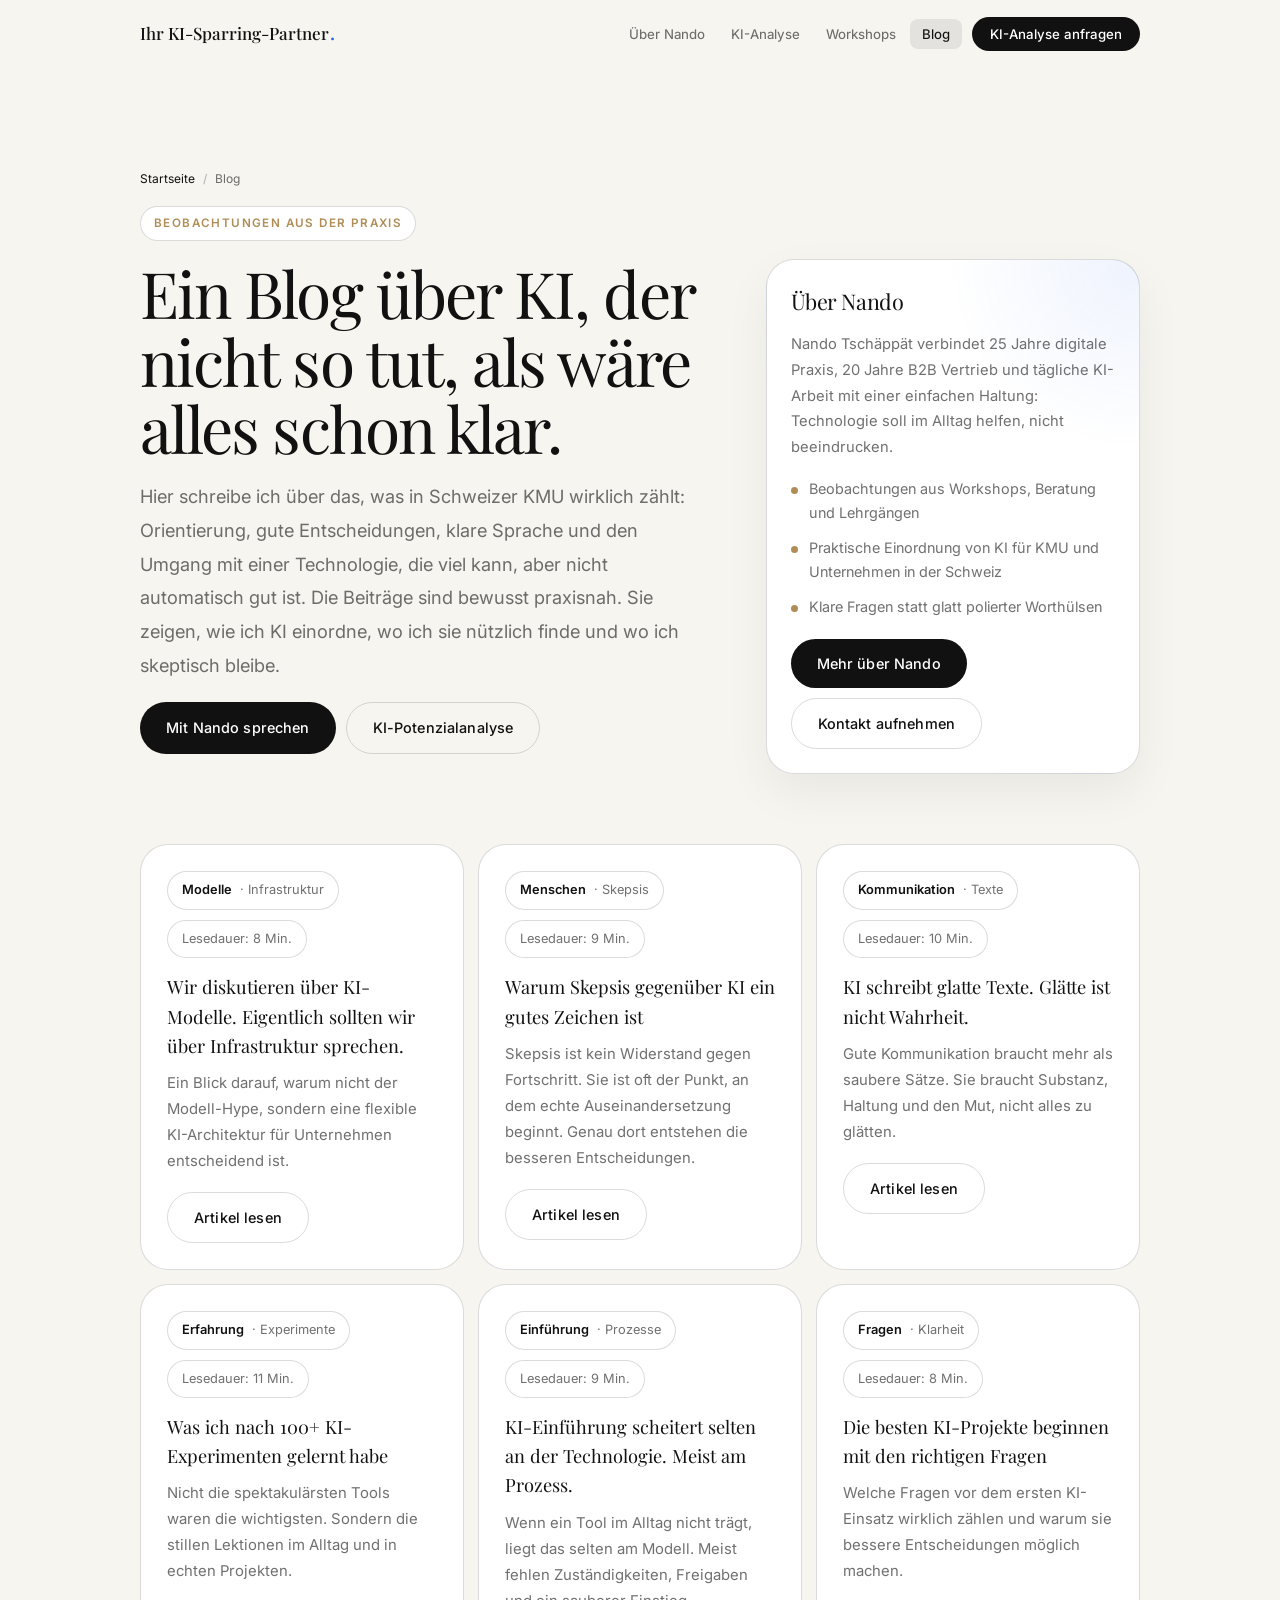
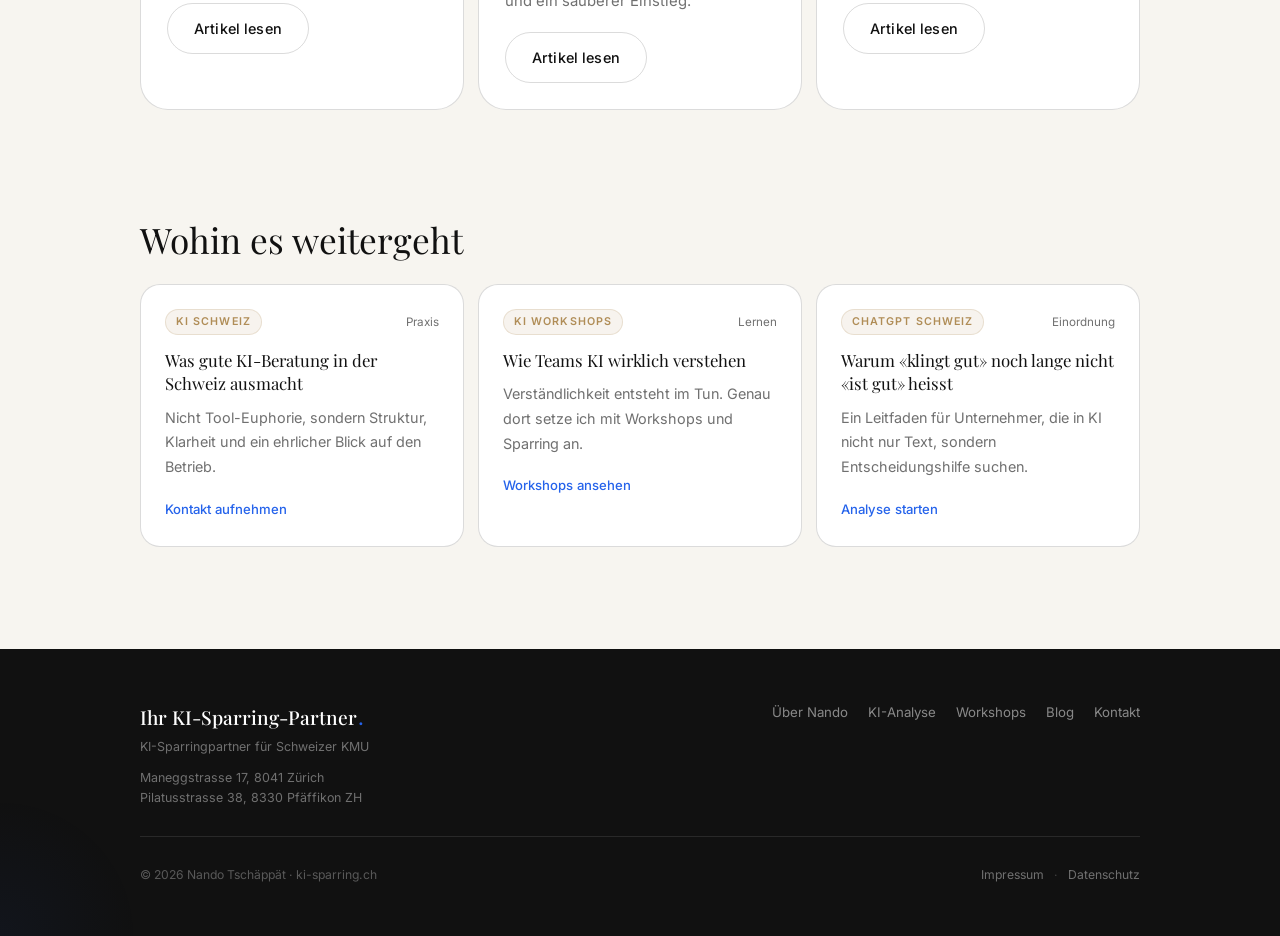
<file: blog/index.html>
<!DOCTYPE html>
<html lang="de-CH">
<head>
  <meta charset="UTF-8" />
  <meta name="viewport" content="width=device-width, initial-scale=1.0" />
  <title>Blog für KI in Schweizer KMU | ki-sparring.ch</title>
  <meta name="description" content="Der Blog von ki-sparring.ch: persönliche Beobachtungen, praktische Erfahrungen und klare Einordnungen zu KI in Schweizer KMU. Ohne Hype, mit Haltung." />
  <meta name="robots" content="index, follow" />
  <link rel="canonical" href="https://ki-sparring.ch/blog/" />
  <meta property="og:title" content="Blog für KI in Schweizer KMU" />
  <meta property="og:description" content="Praktische Beobachtungen, Erfahrungen und Einordnungen zu KI, ChatGPT, KI-Strategie und KI-Einführung in Schweizer KMU." />
  <meta property="og:type" content="website" />
  <meta property="og:url" content="https://ki-sparring.ch/blog/" />
  <meta property="og:image" content="https://ki-sparring.ch/images/nando-portrait-outdoor-v2.jpg" />
  <meta name="twitter:card" content="summary_large_image" />
  <meta name="twitter:title" content="Blog für KI in Schweizer KMU" />
  <meta name="twitter:description" content="Praktische Beobachtungen, Erfahrungen und Einordnungen zu KI, ChatGPT und KI-Strategie in Schweizer KMU." />
  <meta name="twitter:image" content="https://ki-sparring.ch/images/nando-portrait-outdoor-v2.jpg" />
  <meta name="theme-color" content="#F7F5F0" />
  <link rel="preconnect" href="https://fonts.googleapis.com" />
  <link rel="preconnect" href="https://fonts.gstatic.com" crossorigin />
  <link href="https://fonts.googleapis.com/css2?family=Inter:wght@300;400;500;600&family=Playfair+Display:ital,wght@0,400;0,500;1,400&display=swap" rel="stylesheet" />
  <link rel="stylesheet" href="../css/style.css" />
  <script>
    window.KI_SPARRING_CONFIG = {
      brevoFormsEndpoint: "https://api.cleverassistant.ch/api/brevo/forms"
    };
  </script>
  <script type="application/ld+json">
  {
    "@context": "https://schema.org",
    "@type": "Blog",
    "name": "ki-sparring.ch Blog",
    "description": "Praktische Beobachtungen zu KI, Strategie und Umsetzung in Schweizer KMU.",
    "url": "https://ki-sparring.ch/blog/",
    "publisher": {
      "@type": "Organization",
      "name": "ki-sparring.ch",
      "url": "https://ki-sparring.ch/"
    }
  }
  </script>
</head>
<body class="blog-page">
  <nav id="nav" aria-label="Hauptnavigation">
    <div class="nav-inner">
      <a href="/" class="nav-logo" aria-label="Zur Startseite">
        <span class="logo-text"><span class="formality-sie">Ihr KI-Sparring-Partner</span><span class="formality-du">Dein KI-Sparring-Partner</span></span><span class="logo-dot">.</span>
      </a>
      <button class="nav-toggle" aria-label="Menü öffnen" aria-expanded="false" aria-controls="nav-menu">
        <span></span><span></span>
      </button>
      <ul id="nav-menu" class="nav-links" role="list">
        <li><a href="/#positionierung" class="nav-link">Über Nando</a></li>
        <li><a href="/#analyse" class="nav-link">KI-Analyse</a></li>
        <li><a href="/#workshops" class="nav-link">Workshops</a></li>
        <li><a href="/blog/" class="nav-link active" aria-current="page">Blog</a></li>
        <li><a href="/#kontakt" class="nav-cta">KI-Analyse anfragen</a></li>
      </ul>
    </div>
  </nav>

  <main class="blog-shell">
    <header class="blog-index-hero">
      <div class="container">
        <nav class="breadcrumb" aria-label="Breadcrumb">
          <a href="/">Startseite</a><span aria-hidden="true">/</span><span>Blog</span>
        </nav>
        <div class="blog-kicker">Beobachtungen aus der Praxis</div>
        <div class="blog-hero-grid">
          <div>
            <h1 class="blog-title">Ein Blog über KI, der nicht so tut, als wäre alles schon klar.</h1>
            <p class="blog-index-lede">
              Hier schreibe ich über das, was in Schweizer KMU wirklich zählt: Orientierung, gute Entscheidungen,
              klare Sprache und den Umgang mit einer Technologie, die viel kann, aber nicht automatisch gut ist.
              Die Beiträge sind bewusst praxisnah. Sie zeigen, wie ich KI einordne, wo ich sie nützlich finde
              und wo ich skeptisch bleibe.
            </p>
            <div class="blog-actions">
              <a class="btn btn-primary" href="/#kontakt">Mit Nando sprechen</a>
              <a class="btn btn-ghost" href="/#analyse">KI-Potenzialanalyse</a>
            </div>
          </div>
          <aside class="blog-summary" aria-label="Über Nando">
            <h2>Über Nando</h2>
            <p>
              Nando Tschäppät verbindet 25 Jahre digitale Praxis, 20 Jahre B2B Vertrieb und tägliche KI-Arbeit
              mit einer einfachen Haltung: Technologie soll im Alltag helfen, nicht beeindrucken.
            </p>
            <ul>
              <li>Beobachtungen aus Workshops, Beratung und Lehrgängen</li>
              <li>Praktische Einordnung von KI für KMU und Unternehmen in der Schweiz</li>
              <li>Klare Fragen statt glatt polierter Worthülsen</li>
            </ul>
            <div class="blog-actions">
              <a class="btn btn-primary" href="/ueber-nando/">Mehr über Nando</a>
              <a class="btn btn-ghost" href="/#kontakt">Kontakt aufnehmen</a>
            </div>
          </aside>
        </div>
      </div>
    </header>

    <section class="blog-related" aria-label="Aktuelle Beiträge">
      <div class="container">
        <div class="blog-index-grid">
          <article class="blog-index-card">
            <div class="blog-meta-row">
              <span class="blog-meta-pill"><strong>Modelle</strong> · Infrastruktur</span>
              <span class="blog-meta-pill">Lesedauer: 8 Min.</span>
            </div>
            <h2>Wir diskutieren über KI-Modelle. Eigentlich sollten wir über Infrastruktur sprechen.</h2>
            <p>
              Ein Blick darauf, warum nicht der Modell-Hype, sondern eine flexible KI-Architektur für Unternehmen entscheidend ist.
            </p>
            <a class="btn btn-ghost" href="/blog/ki-modelle-infrastruktur/">Artikel lesen</a>
          </article>
          <article class="blog-index-card">
            <div class="blog-meta-row">
              <span class="blog-meta-pill"><strong>Menschen</strong> · Skepsis</span>
              <span class="blog-meta-pill">Lesedauer: 9 Min.</span>
            </div>
            <h2>Warum Skepsis gegenüber KI ein gutes Zeichen ist</h2>
            <p>
              Skepsis ist kein Widerstand gegen Fortschritt. Sie ist oft der Punkt, an dem echte Auseinandersetzung beginnt.
              Genau dort entstehen die besseren Entscheidungen.
            </p>
            <a class="btn btn-ghost" href="/blog/skepsis-gegenueber-ki-gutes-zeichen/">Artikel lesen</a>
          </article>
          <article class="blog-index-card">
            <div class="blog-meta-row">
              <span class="blog-meta-pill"><strong>Kommunikation</strong> · Texte</span>
              <span class="blog-meta-pill">Lesedauer: 10 Min.</span>
            </div>
            <h2>KI schreibt glatte Texte. Glätte ist nicht Wahrheit.</h2>
            <p>
              Gute Kommunikation braucht mehr als saubere Sätze. Sie braucht Substanz, Haltung und den Mut, nicht alles zu glätten.
            </p>
            <a class="btn btn-ghost" href="/blog/ki-schreibt-glatte-texte/">Artikel lesen</a>
          </article>
          <article class="blog-index-card">
            <div class="blog-meta-row">
              <span class="blog-meta-pill"><strong>Erfahrung</strong> · Experimente</span>
              <span class="blog-meta-pill">Lesedauer: 11 Min.</span>
            </div>
            <h2>Was ich nach 100+ KI-Experimenten gelernt habe</h2>
            <p>
              Nicht die spektakulärsten Tools waren die wichtigsten. Sondern die stillen Lektionen im Alltag und in echten Projekten.
            </p>
            <a class="btn btn-ghost" href="/blog/100-plus-ki-experimente/">Artikel lesen</a>
          </article>
          <article class="blog-index-card">
            <div class="blog-meta-row">
              <span class="blog-meta-pill"><strong>Einführung</strong> · Prozesse</span>
              <span class="blog-meta-pill">Lesedauer: 9 Min.</span>
            </div>
            <h2>KI-Einführung scheitert selten an der Technologie. Meist am Prozess.</h2>
            <p>
              Wenn ein Tool im Alltag nicht trägt, liegt das selten am Modell. Meist fehlen Zuständigkeiten, Freigaben und ein sauberer Einstieg.
            </p>
            <a class="btn btn-ghost" href="/blog/ki-einfuehrung-scheitert-am-prozess/">Artikel lesen</a>
          </article>
          <article class="blog-index-card">
            <div class="blog-meta-row">
              <span class="blog-meta-pill"><strong>Fragen</strong> · Klarheit</span>
              <span class="blog-meta-pill">Lesedauer: 8 Min.</span>
            </div>
            <h2>Die besten KI-Projekte beginnen mit den richtigen Fragen</h2>
            <p>
              Welche Fragen vor dem ersten KI-Einsatz wirklich zählen und warum sie bessere Entscheidungen möglich machen.
            </p>
            <a class="btn btn-ghost" href="/blog/gute-fragen-entscheiden-ueber-ki-nutzen/">Artikel lesen</a>
          </article>
        </div>
      </div>
    </section>

    <section class="blog-related">
      <div class="container">
        <h2>Wohin es weitergeht</h2>
        <div class="blog-grid">
          <article class="blog-post-card">
            <div class="beob-meta">
              <span class="beob-tag">KI Schweiz</span>
              <span class="beob-date">Praxis</span>
            </div>
            <h3 class="beob-title">Was gute KI-Beratung in der Schweiz ausmacht</h3>
            <p>
              Nicht Tool-Euphorie, sondern Struktur, Klarheit und ein ehrlicher Blick auf den Betrieb.
            </p>
            <a href="/#kontakt" class="beob-read-more">Kontakt aufnehmen <i class="fa-solid fa-arrow-right" aria-hidden="true"></i></a>
          </article>
          <article class="blog-post-card">
            <div class="beob-meta">
              <span class="beob-tag">KI Workshops</span>
              <span class="beob-date">Lernen</span>
            </div>
            <h3 class="beob-title">Wie Teams KI wirklich verstehen</h3>
            <p>
              Verständlichkeit entsteht im Tun. Genau dort setze ich mit Workshops und Sparring an.
            </p>
            <a href="/#workshops" class="beob-read-more">Workshops ansehen <i class="fa-solid fa-arrow-right" aria-hidden="true"></i></a>
          </article>
          <article class="blog-post-card">
            <div class="beob-meta">
              <span class="beob-tag">ChatGPT Schweiz</span>
              <span class="beob-date">Einordnung</span>
            </div>
            <h3 class="beob-title">Warum «klingt gut» noch lange nicht «ist gut» heisst</h3>
            <p>
              Ein Leitfaden für Unternehmer, die in KI nicht nur Text, sondern Entscheidungshilfe suchen.
            </p>
            <a href="/#analyse" class="beob-read-more">Analyse starten <i class="fa-solid fa-arrow-right" aria-hidden="true"></i></a>
          </article>
        </div>
      </div>
    </section>
  </main>

  <footer class="site-footer">
    <div class="container">
      <div class="footer-top">
        <div class="footer-brand">
          <a href="/" class="footer-logo" aria-label="Zur Startseite">
            <span class="logo-text"><span class="formality-sie">Ihr KI-Sparring-Partner</span><span class="formality-du">Dein KI-Sparring-Partner</span></span><span class="logo-dot">.</span>
          </a>
          <p>KI-Sparringpartner für Schweizer KMU</p>
          <ul class="footer-locations">
            <li>Maneggstrasse 17, 8041 Zürich</li>
            <li>Pilatusstrasse 38, 8330 Pfäffikon ZH</li>
          </ul>
        </div>
        <nav class="footer-nav" aria-label="Footer Navigation">
          <a href="/#positionierung">Über Nando</a>
          <a href="/#analyse">KI-Analyse</a>
          <a href="/#workshops">Workshops</a>
          <a href="/blog/">Blog</a>
          <a href="/#kontakt">Kontakt</a>
        </nav>
      </div>
      <div class="footer-bottom">
        <p class="footer-copy">© 2026 Nando Tschäppät · ki-sparring.ch</p>
        <div class="footer-legal">
          <a href="/impressum/" class="footer-legal-link">Impressum</a>
          <span>·</span>
          <a href="/datenschutz/" class="footer-legal-link">Datenschutz</a>
        </div>
      </div>
    </div>
  </footer>
  <script src="../js/main.js"></script>
</body>
</html>
</file>
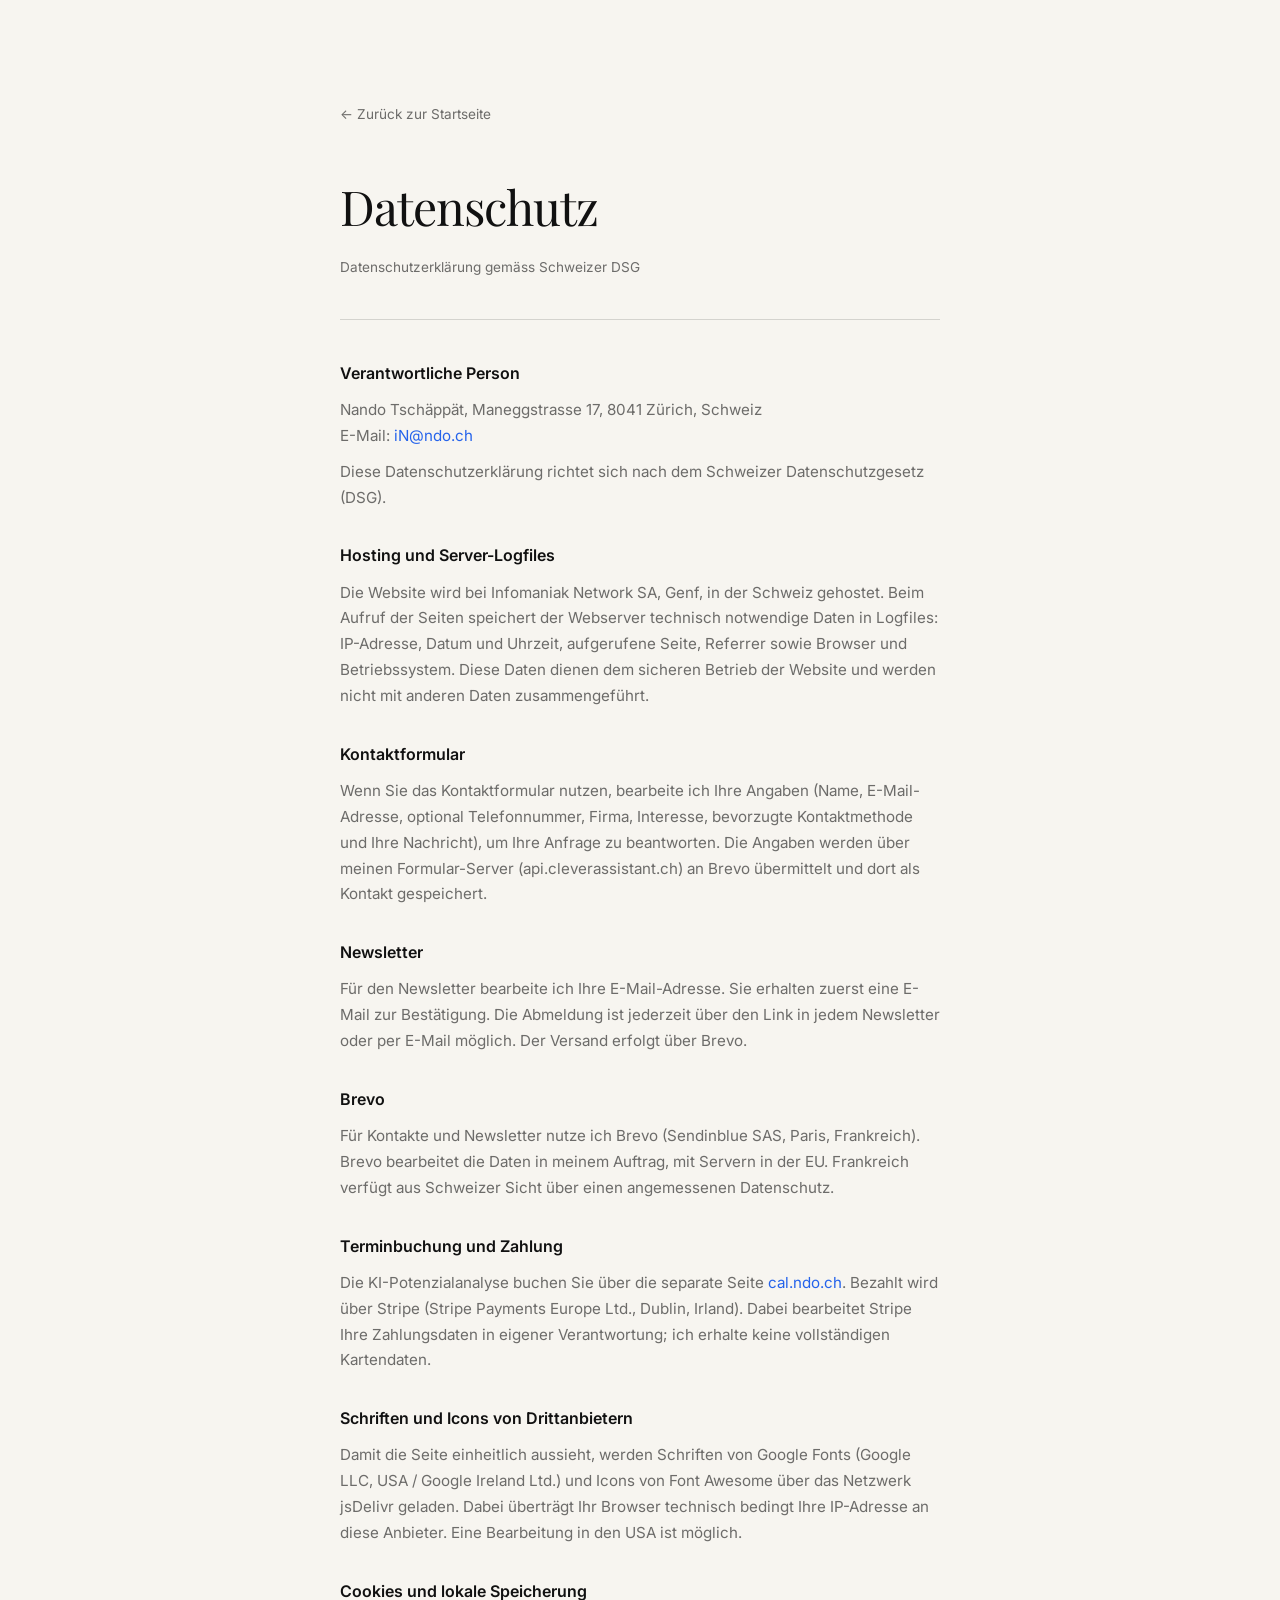
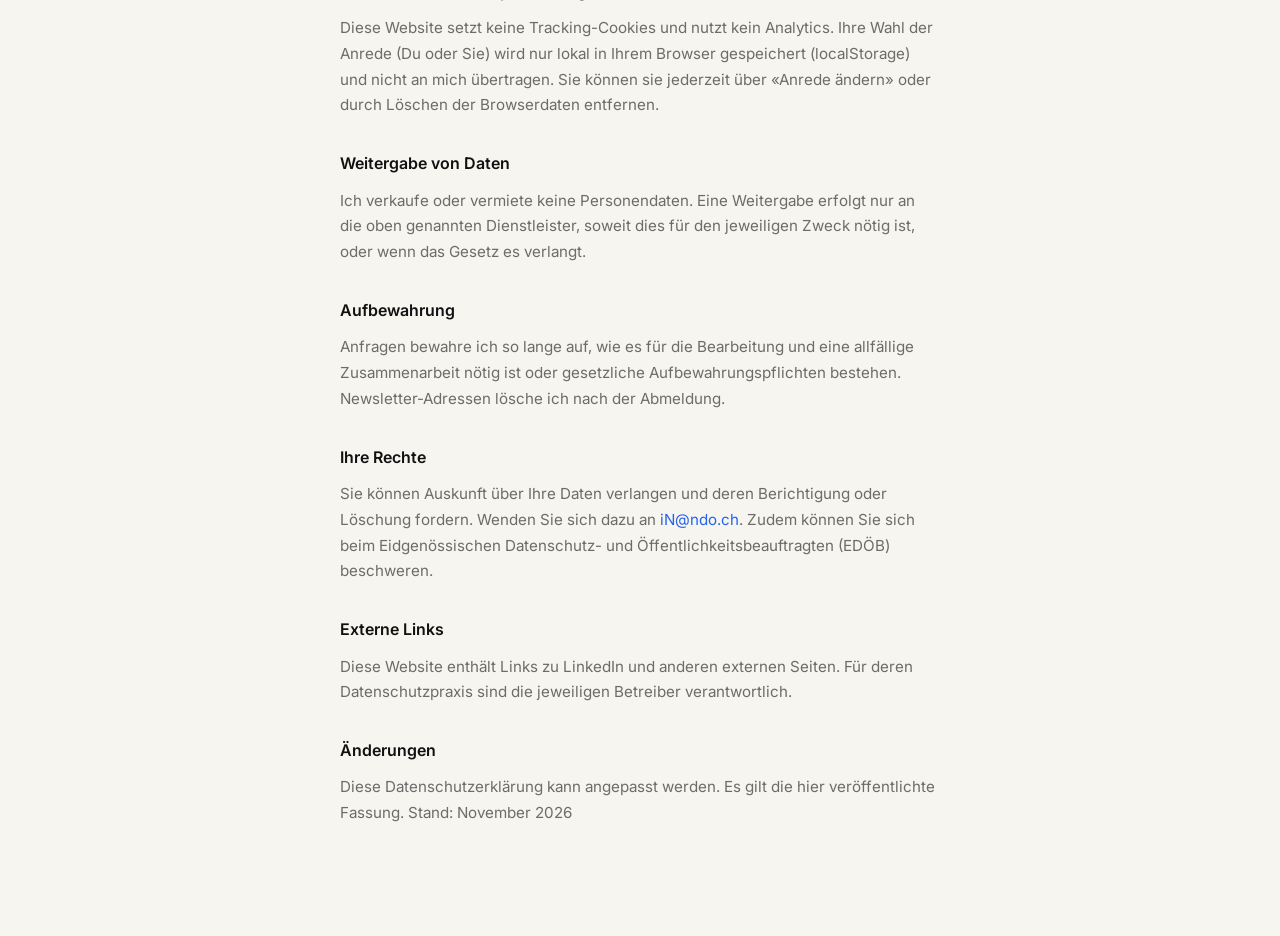
<file: datenschutz/index.html>
<!DOCTYPE html>
<html lang="de-CH">
<head>
  <meta charset="UTF-8" />
  <meta name="viewport" content="width=device-width, initial-scale=1.0" />
  <title>Datenschutz – ki-sparring.ch · Nando Tschäppät</title>
  <meta name="description" content="Datenschutzerklärung von ki-sparring.ch: Welche Daten erfasst werden, wofür sie genutzt werden und welche Rechte Sie haben." />
  <meta name="robots" content="noindex, nofollow" />
  <meta property="og:title" content="Datenschutz – ki-sparring.ch" />
  <meta property="og:description" content="Datenschutzerklärung für ki-sparring.ch und Kontaktangaben zu Nando Tschäppät." />
  <meta property="og:type" content="website" />
  <meta property="og:url" content="https://ki-sparring.ch/datenschutz/" />
  <meta property="og:image" content="https://ki-sparring.ch/images/nando-portrait.jpg" />
  <meta name="twitter:card" content="summary" />
  <meta name="twitter:title" content="Datenschutz – ki-sparring.ch" />
  <meta name="twitter:description" content="Datenschutzerklärung für ki-sparring.ch und Kontaktangaben zu Nando Tschäppät." />
  <meta name="twitter:image" content="https://ki-sparring.ch/images/nando-portrait.jpg" />
  <meta name="theme-color" content="#F7F5F0" />
  <link rel="canonical" href="https://ki-sparring.ch/datenschutz/" />
  <link rel="preconnect" href="https://fonts.googleapis.com" />
  <link href="https://fonts.googleapis.com/css2?family=Inter:wght@400;500;600&family=Playfair+Display:wght@400&display=swap" rel="stylesheet" />
  <style>
    :root { --cream:#F7F5F0; --ink:#111; --blue:#2563EB; --gold:#B08D57; --ink-60:rgba(17,17,17,.6); --ink-15:rgba(17,17,17,.15); }
    * { box-sizing:border-box; margin:0; padding:0; }
    body { font-family:'Inter',sans-serif; background:var(--cream); color:var(--ink); line-height:1.7; -webkit-font-smoothing:antialiased; }
    .wrap { max-width:680px; margin:0 auto; padding:clamp(60px,10vw,100px) clamp(20px,5vw,40px); }
    .back { display:inline-flex; align-items:center; gap:8px; font-size:.85rem; color:var(--ink-60); margin-bottom:40px; text-decoration:none; transition:color .2s; }
    .back:hover { color:var(--ink); }
    h1 { font-family:'Playfair Display',serif; font-size:clamp(2rem,5vw,3rem); font-weight:400; letter-spacing:-.02em; margin-bottom:8px; }
    .subtitle { font-size:.85rem; color:var(--ink-60); margin-bottom:40px; padding-bottom:40px; border-bottom:1px solid var(--ink-15); }
    h2 { font-size:1rem; font-weight:600; color:var(--ink); margin:32px 0 10px; }
    p { font-size:.95rem; color:var(--ink-60); margin-bottom:10px; }
    a { color:var(--blue); text-decoration:none; } a:hover { text-decoration:underline; }
    ul { padding-left:20px; margin:10px 0; }
    ul li { font-size:.95rem; color:var(--ink-60); margin-bottom:6px; }
  </style>
</head>
<body>
  <div class="wrap">
    <a href="/" class="back">← Zurück zur Startseite</a>
    <h1>Datenschutz</h1>
    <p class="subtitle">Datenschutzerklärung gemäss Schweizer DSG</p>

    <h2>Verantwortliche Person</h2>
    <p>
      Nando Tschäppät, Maneggstrasse 17, 8041 Zürich, Schweiz<br />
      E-Mail: <a href="mailto:iN@ndo.ch">iN@ndo.ch</a>
    </p>
    <p>
      Diese Datenschutzerklärung richtet sich nach dem Schweizer Datenschutzgesetz (DSG).
    </p>

    <h2>Hosting und Server-Logfiles</h2>
    <p>
      Die Website wird bei Infomaniak Network SA, Genf, in der Schweiz gehostet. Beim Aufruf der
      Seiten speichert der Webserver technisch notwendige Daten in Logfiles: IP-Adresse, Datum und
      Uhrzeit, aufgerufene Seite, Referrer sowie Browser und Betriebssystem. Diese Daten dienen dem
      sicheren Betrieb der Website und werden nicht mit anderen Daten zusammengeführt.
    </p>

    <h2>Kontaktformular</h2>
    <p>
      Wenn Sie das Kontaktformular nutzen, bearbeite ich Ihre Angaben (Name, E-Mail-Adresse,
      optional Telefonnummer, Firma, Interesse, bevorzugte Kontaktmethode und Ihre Nachricht),
      um Ihre Anfrage zu beantworten. Die Angaben werden über meinen Formular-Server
      (api.cleverassistant.ch) an Brevo übermittelt und dort als Kontakt gespeichert.
    </p>

    <h2>Newsletter</h2>
    <p>
      Für den Newsletter bearbeite ich Ihre E-Mail-Adresse. Sie erhalten zuerst eine E-Mail zur
      Bestätigung. Die Abmeldung ist jederzeit über den Link in jedem Newsletter oder per E-Mail
      möglich. Der Versand erfolgt über Brevo.
    </p>

    <h2>Brevo</h2>
    <p>
      Für Kontakte und Newsletter nutze ich Brevo (Sendinblue SAS, Paris, Frankreich). Brevo
      bearbeitet die Daten in meinem Auftrag, mit Servern in der EU. Frankreich verfügt aus
      Schweizer Sicht über einen angemessenen Datenschutz.
    </p>

    <h2>Terminbuchung und Zahlung</h2>
    <p>
      Die KI-Potenzialanalyse buchen Sie über die separate Seite
      <a href="https://cal.ndo.ch/ki-potentialanalyse" target="_blank" rel="noopener noreferrer">cal.ndo.ch</a>.
      Bezahlt wird über Stripe (Stripe Payments Europe Ltd., Dublin, Irland). Dabei bearbeitet
      Stripe Ihre Zahlungsdaten in eigener Verantwortung; ich erhalte keine vollständigen
      Kartendaten.
    </p>

    <h2>Schriften und Icons von Drittanbietern</h2>
    <p>
      Damit die Seite einheitlich aussieht, werden Schriften von Google Fonts (Google LLC, USA /
      Google Ireland Ltd.) und Icons von Font Awesome über das Netzwerk jsDelivr geladen. Dabei
      überträgt Ihr Browser technisch bedingt Ihre IP-Adresse an diese Anbieter. Eine
      Bearbeitung in den USA ist möglich.
    </p>

    <h2>Cookies und lokale Speicherung</h2>
    <p>
      Diese Website setzt keine Tracking-Cookies und nutzt kein Analytics. Ihre Wahl der Anrede
      (Du oder Sie) wird nur lokal in Ihrem Browser gespeichert (localStorage) und nicht an mich
      übertragen. Sie können sie jederzeit über «Anrede ändern» oder durch Löschen der
      Browserdaten entfernen.
    </p>

    <h2>Weitergabe von Daten</h2>
    <p>
      Ich verkaufe oder vermiete keine Personendaten. Eine Weitergabe erfolgt nur an die oben
      genannten Dienstleister, soweit dies für den jeweiligen Zweck nötig ist, oder wenn das
      Gesetz es verlangt.
    </p>

    <h2>Aufbewahrung</h2>
    <p>
      Anfragen bewahre ich so lange auf, wie es für die Bearbeitung und eine allfällige
      Zusammenarbeit nötig ist oder gesetzliche Aufbewahrungspflichten bestehen.
      Newsletter-Adressen lösche ich nach der Abmeldung.
    </p>

    <h2>Ihre Rechte</h2>
    <p>
      Sie können Auskunft über Ihre Daten verlangen und deren Berichtigung oder Löschung fordern.
      Wenden Sie sich dazu an <a href="mailto:iN@ndo.ch">iN@ndo.ch</a>. Zudem können Sie sich beim
      Eidgenössischen Datenschutz- und Öffentlichkeitsbeauftragten (EDÖB) beschweren.
    </p>

    <h2>Externe Links</h2>
    <p>
      Diese Website enthält Links zu LinkedIn und anderen externen Seiten. Für deren
      Datenschutzpraxis sind die jeweiligen Betreiber verantwortlich.
    </p>

    <h2>Änderungen</h2>
    <p>Diese Datenschutzerklärung kann angepasst werden. Es gilt die hier veröffentlichte Fassung. Stand: November 2026</p>
  </div>
</body>
</html>
</file>
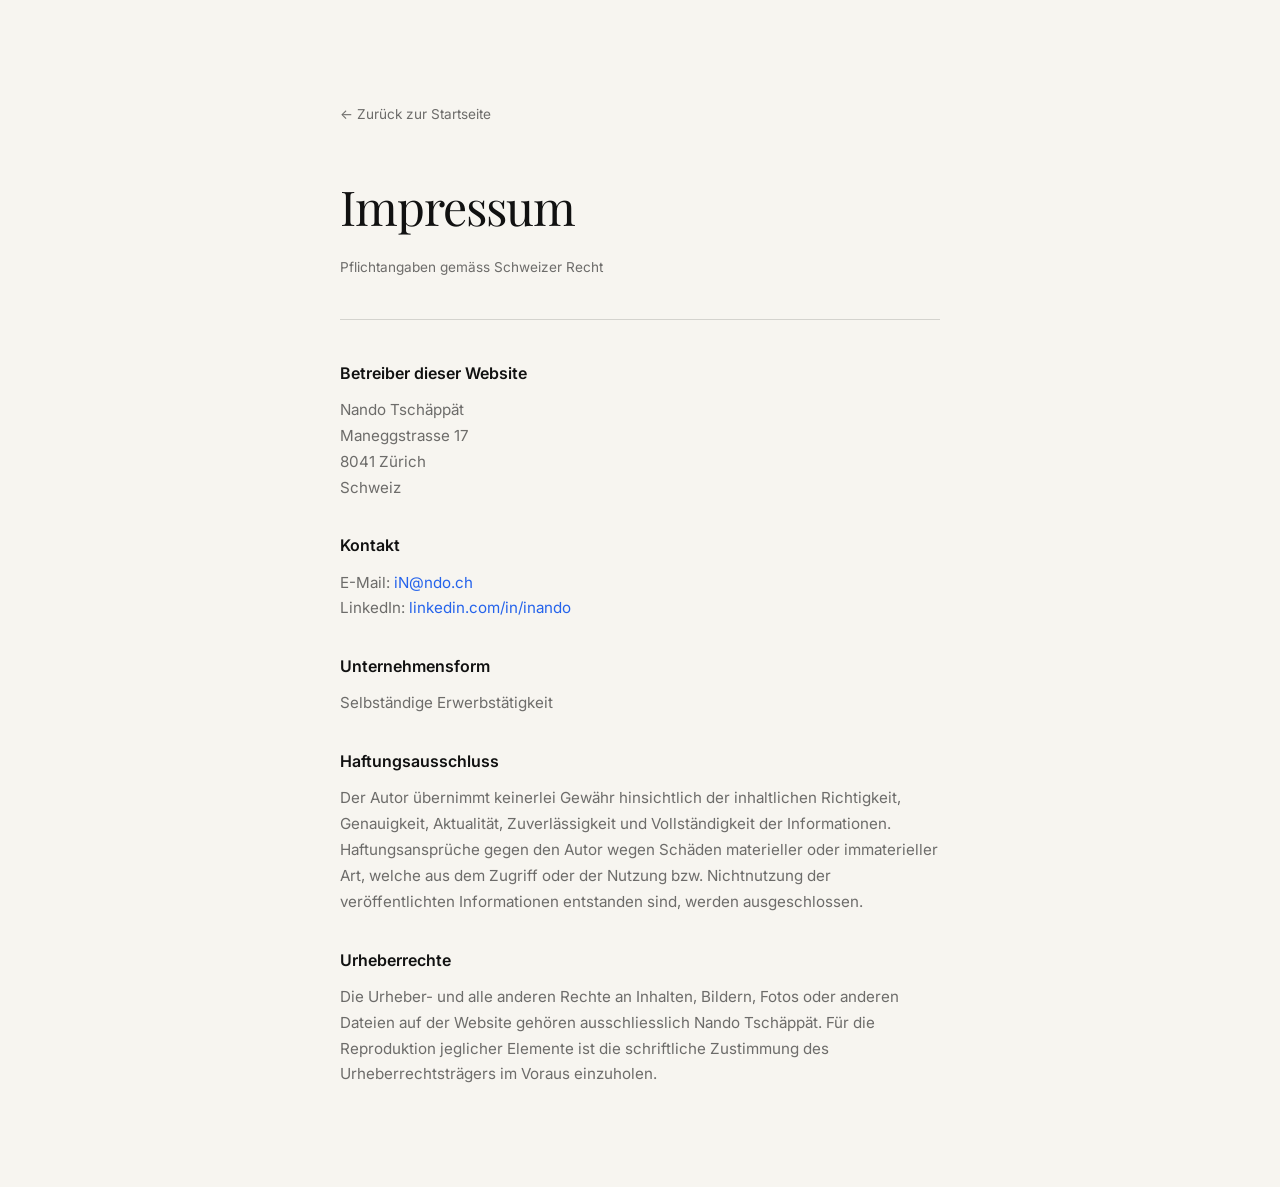
<file: impressum/index.html>
<!DOCTYPE html>
<html lang="de-CH">
<head>
  <meta charset="UTF-8" />
  <meta name="viewport" content="width=device-width, initial-scale=1.0" />
  <title>Impressum – ki-sparring.ch · Nando Tschäppät</title>
  <meta name="description" content="Impressum von ki-sparring.ch mit Kontaktangaben, Verantwortlichkeit und rechtlichen Hinweisen für die Website von Nando Tschäppät." />
  <meta name="robots" content="noindex, nofollow" />
  <meta property="og:title" content="Impressum – ki-sparring.ch" />
  <meta property="og:description" content="Rechtliche Angaben und Kontaktinformationen für ki-sparring.ch." />
  <meta property="og:type" content="website" />
  <meta property="og:url" content="https://ki-sparring.ch/impressum/" />
  <meta property="og:image" content="https://ki-sparring.ch/images/nando-portrait.jpg" />
  <meta name="twitter:card" content="summary" />
  <meta name="twitter:title" content="Impressum – ki-sparring.ch" />
  <meta name="twitter:description" content="Rechtliche Angaben und Kontaktinformationen für ki-sparring.ch." />
  <meta name="twitter:image" content="https://ki-sparring.ch/images/nando-portrait.jpg" />
  <meta name="theme-color" content="#F7F5F0" />
  <link rel="canonical" href="https://ki-sparring.ch/impressum/" />
  <link rel="preconnect" href="https://fonts.googleapis.com" />
  <link href="https://fonts.googleapis.com/css2?family=Inter:wght@400;500;600&family=Playfair+Display:wght@400&display=swap" rel="stylesheet" />
  <style>
    :root { --cream:#F7F5F0; --ink:#111; --blue:#2563EB; --gold:#B08D57; --ink-60:rgba(17,17,17,.6); --ink-15:rgba(17,17,17,.15); }
    * { box-sizing:border-box; margin:0; padding:0; }
    body { font-family:'Inter',sans-serif; background:var(--cream); color:var(--ink); line-height:1.7; -webkit-font-smoothing:antialiased; }
    .wrap { max-width:680px; margin:0 auto; padding:clamp(60px,10vw,100px) clamp(20px,5vw,40px); }
    .back { display:inline-flex; align-items:center; gap:8px; font-size:.85rem; color:var(--ink-60); margin-bottom:40px; text-decoration:none; transition:color .2s; }
    .back:hover { color:var(--ink); }
    h1 { font-family:'Playfair Display',serif; font-size:clamp(2rem,5vw,3rem); font-weight:400; letter-spacing:-.02em; margin-bottom:8px; }
    .subtitle { font-size:.85rem; color:var(--ink-60); margin-bottom:40px; padding-bottom:40px; border-bottom:1px solid var(--ink-15); }
    h2 { font-size:1rem; font-weight:600; color:var(--ink); margin:32px 0 10px; }
    p, address { font-size:.95rem; color:var(--ink-60); font-style:normal; }
    a { color:var(--blue); text-decoration:none; } a:hover { text-decoration:underline; }
    .note { margin-top:48px; padding:20px; background:#fff; border:1px solid var(--ink-15); border-radius:12px; font-size:.82rem; color:var(--ink-60); }
    .note strong { color:var(--ink); }
  </style>
</head>
<body>
  <div class="wrap">
    <a href="/" class="back">← Zurück zur Startseite</a>
    <h1>Impressum</h1>
    <p class="subtitle">Pflichtangaben gemäss Schweizer Recht</p>

    <h2>Betreiber dieser Website</h2>
    <address>
      Nando Tschäppät<br />
      Maneggstrasse 17<br />
      8041 Zürich<br />
      Schweiz
    </address>

    <h2>Kontakt</h2>
    <p>
      E-Mail: <a href="mailto:iN@ndo.ch">iN@ndo.ch</a><br />
      LinkedIn: <a href="https://www.linkedin.com/in/inando/" target="_blank" rel="noopener noreferrer">linkedin.com/in/inando</a>
    </p>

    <h2>Unternehmensform</h2>
    <p>Selbständige Erwerbstätigkeit</p>

    <h2>Haftungsausschluss</h2>
    <p>
      Der Autor übernimmt keinerlei Gewähr hinsichtlich der inhaltlichen Richtigkeit, Genauigkeit,
      Aktualität, Zuverlässigkeit und Vollständigkeit der Informationen. Haftungsansprüche gegen den
      Autor wegen Schäden materieller oder immaterieller Art, welche aus dem Zugriff oder der Nutzung
      bzw. Nichtnutzung der veröffentlichten Informationen entstanden sind, werden ausgeschlossen.
    </p>

    <h2>Urheberrechte</h2>
    <p>
      Die Urheber- und alle anderen Rechte an Inhalten, Bildern, Fotos oder anderen Dateien auf der
      Website gehören ausschliesslich Nando Tschäppät. Für die Reproduktion jeglicher Elemente ist
      die schriftliche Zustimmung des Urheberrechtsträgers im Voraus einzuholen.
    </p>
  </div>
</body>
</html>
</file>
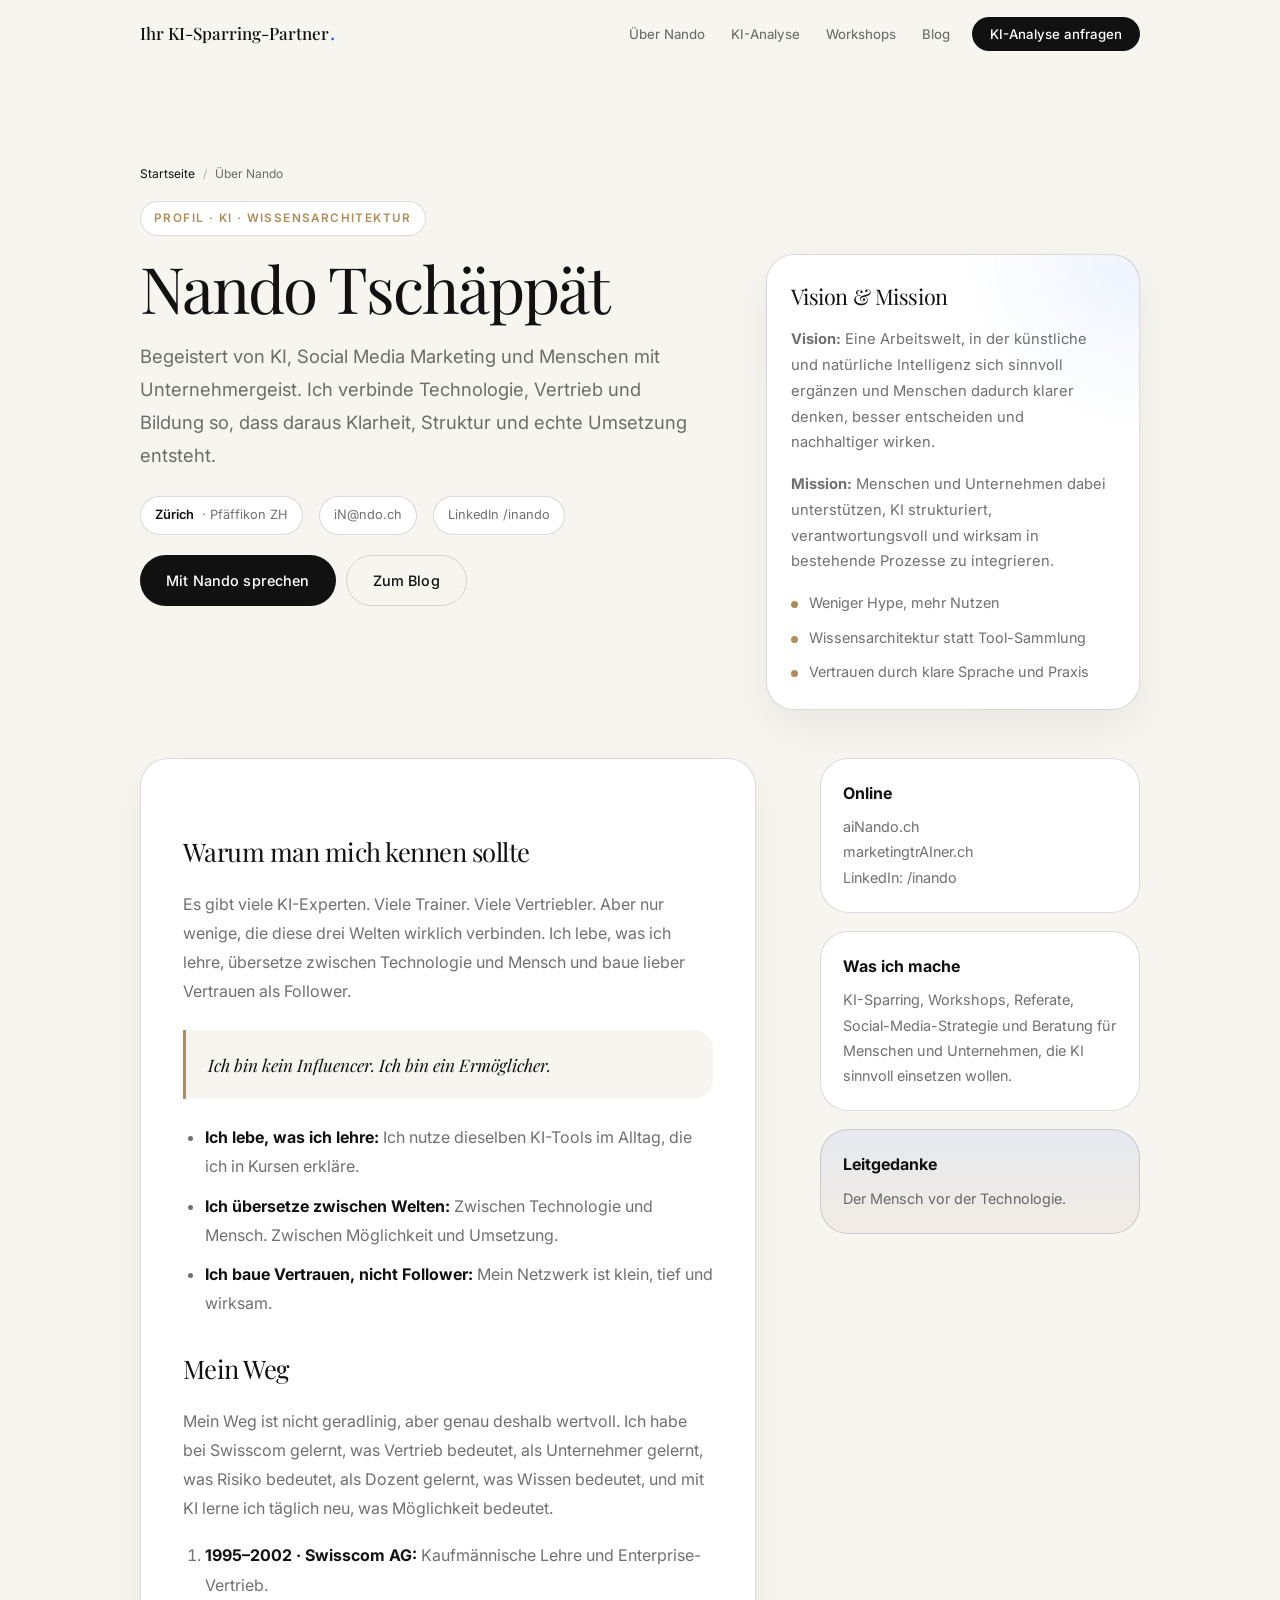
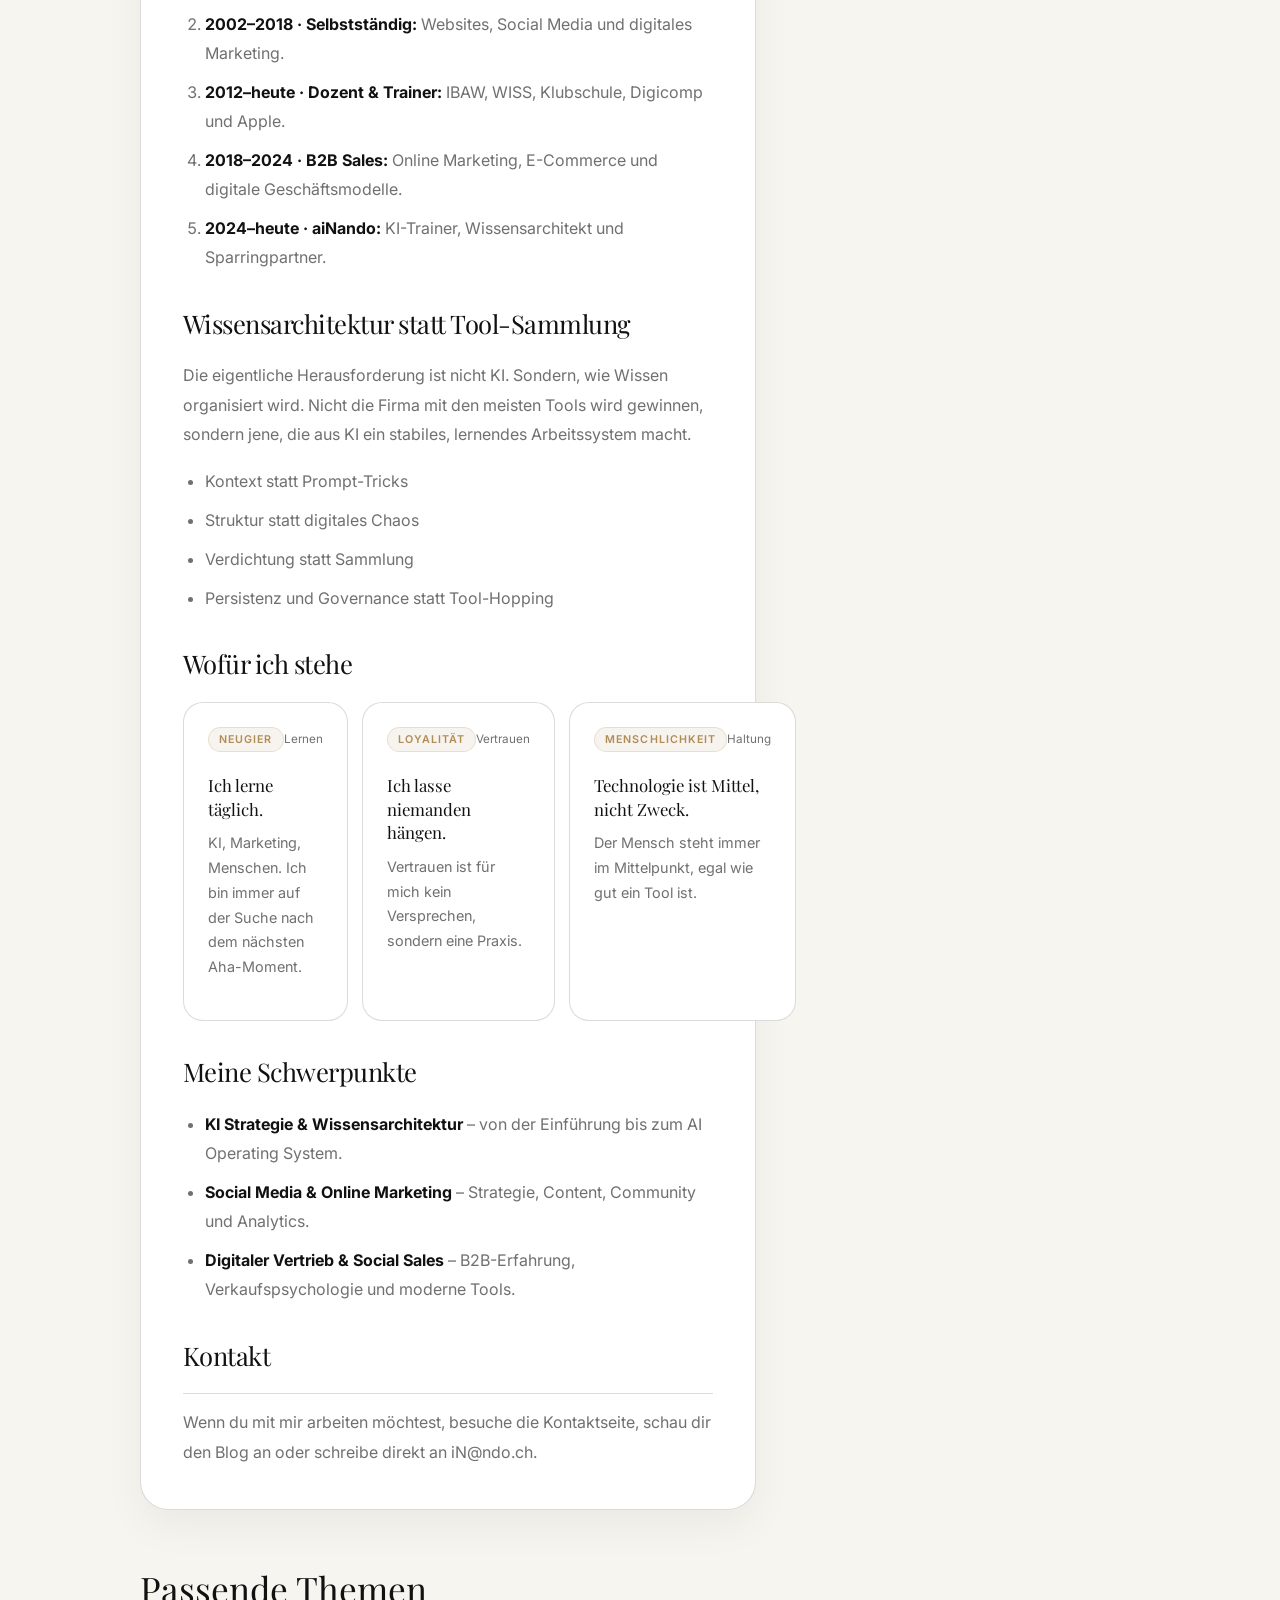
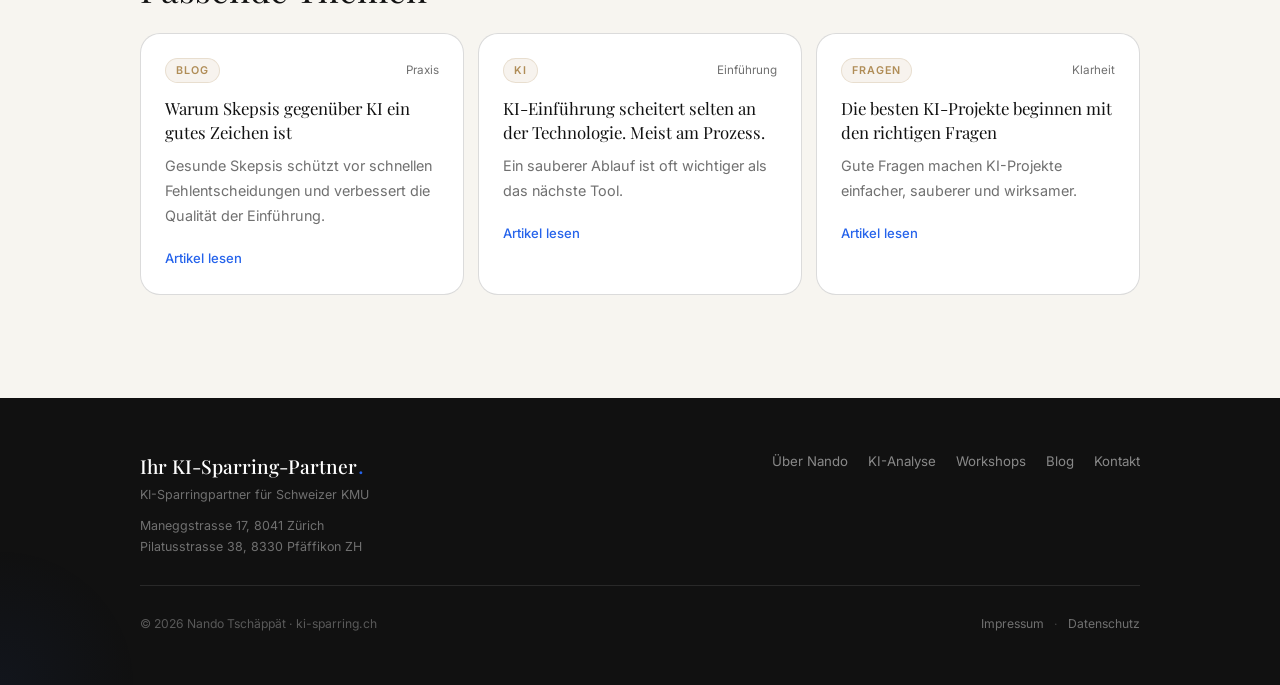
<file: ueber-nando/index.html>
<!DOCTYPE html>
<html lang="de-CH">
<head>
  <meta charset="UTF-8" />
  <meta name="viewport" content="width=device-width, initial-scale=1.0" />
  <title>Über Nando Tschäppät | ki-sparring.ch</title>
  <meta name="description" content="Über Nando Tschäppät: KI, Social Media Marketing, Wissensarchitektur, B2B-Vertrieb und der Mensch hinter aiNando." />
  <meta name="robots" content="index, follow" />
  <link rel="canonical" href="https://ki-sparring.ch/ueber-nando/" />
  <meta property="og:title" content="Über Nando Tschäppät" />
  <meta property="og:description" content="Ein kompaktes Profil zu KI, Wissensarchitektur, Social Media Marketing und digitalem Unternehmertum." />
  <meta property="og:type" content="website" />
  <meta property="og:url" content="https://ki-sparring.ch/ueber-nando/" />
  <meta property="og:image" content="https://ki-sparring.ch/images/nando-portrait-outdoor-v2.jpg" />
  <meta name="twitter:card" content="summary_large_image" />
  <meta name="twitter:title" content="Über Nando Tschäppät" />
  <meta name="twitter:description" content="KI, Social Media Marketing, Wissensarchitektur und B2B-Vertrieb in einem kompakten Profil." />
  <meta name="twitter:image" content="https://ki-sparring.ch/images/nando-portrait-outdoor-v2.jpg" />
  <meta name="theme-color" content="#F7F5F0" />
  <link rel="preconnect" href="https://fonts.googleapis.com" />
  <link rel="preconnect" href="https://fonts.gstatic.com" crossorigin />
  <link href="https://fonts.googleapis.com/css2?family=Inter:wght@300;400;500;600&family=Playfair+Display:ital,wght@0,400;0,500;1,400&display=swap" rel="stylesheet" />
  <link rel="stylesheet" href="../css/style.css" />
  <script>
    window.KI_SPARRING_CONFIG = {
      brevoFormsEndpoint: "https://api.cleverassistant.ch/api/brevo/forms"
    };
  </script>
  <script type="application/ld+json">
  {
    "@context": "https://schema.org",
    "@type": "ProfilePage",
    "name": "Über Nando Tschäppät",
    "description": "Profil von Nando Tschäppät zu KI, Social Media Marketing, Wissensarchitektur und B2B-Vertrieb.",
    "url": "https://ki-sparring.ch/ueber-nando/",
    "mainEntity": {
      "@type": "Person",
      "name": "Nando Tschäppät",
      "url": "https://ki-sparring.ch/",
      "jobTitle": "KI-Sparringpartner"
    }
  }
  </script>
</head>
<body class="blog-page">
  <nav id="nav" aria-label="Hauptnavigation">
    <div class="nav-inner">
      <a href="/" class="nav-logo" aria-label="Zur Startseite">
        <span class="logo-text"><span class="formality-sie">Ihr KI-Sparring-Partner</span><span class="formality-du">Dein KI-Sparring-Partner</span></span><span class="logo-dot">.</span>
      </a>
      <button class="nav-toggle" aria-label="Menü öffnen" aria-expanded="false" aria-controls="nav-menu">
        <span></span><span></span>
      </button>
      <ul id="nav-menu" class="nav-links" role="list">
        <li><a href="/#positionierung" class="nav-link">Über Nando</a></li>
        <li><a href="/#analyse" class="nav-link">KI-Analyse</a></li>
        <li><a href="/#workshops" class="nav-link">Workshops</a></li>
        <li><a href="/blog/" class="nav-link">Blog</a></li>
        <li><a href="/#kontakt" class="nav-cta">KI-Analyse anfragen</a></li>
      </ul>
    </div>
  </nav>

  <main class="blog-shell">
    <header class="blog-hero">
      <div class="container">
        <nav class="breadcrumb" aria-label="Breadcrumb">
          <a href="/">Startseite</a><span aria-hidden="true">/</span><span>Über Nando</span>
        </nav>
        <div class="blog-kicker">Profil · KI · Wissensarchitektur</div>
        <div class="blog-hero-grid">
          <div>
            <h1 class="blog-title">Nando Tschäppät</h1>
            <p class="blog-dek">
              Begeistert von KI, Social Media Marketing und Menschen mit Unternehmergeist.
              Ich verbinde Technologie, Vertrieb und Bildung so, dass daraus Klarheit, Struktur und
              echte Umsetzung entsteht.
            </p>
            <div class="blog-meta-row">
              <span class="blog-meta-pill"><strong>Zürich</strong> · Pfäffikon ZH</span>
              <span class="blog-meta-pill">iN@ndo.ch</span>
              <span class="blog-meta-pill">LinkedIn /inando</span>
            </div>
            <div class="blog-actions">
              <a class="btn btn-primary" href="/#kontakt">Mit Nando sprechen</a>
              <a class="btn btn-ghost" href="/blog/">Zum Blog</a>
            </div>
          </div>
          <aside class="blog-summary" aria-label="Vision und Mission">
            <h2>Vision & Mission</h2>
            <p>
              <strong>Vision:</strong> Eine Arbeitswelt, in der künstliche und natürliche Intelligenz
              sich sinnvoll ergänzen und Menschen dadurch klarer denken, besser entscheiden und nachhaltiger wirken.
            </p>
            <p>
              <strong>Mission:</strong> Menschen und Unternehmen dabei unterstützen, KI strukturiert,
              verantwortungsvoll und wirksam in bestehende Prozesse zu integrieren.
            </p>
            <ul>
              <li>Weniger Hype, mehr Nutzen</li>
              <li>Wissensarchitektur statt Tool-Sammlung</li>
              <li>Vertrauen durch klare Sprache und Praxis</li>
            </ul>
          </aside>
        </div>
      </div>
    </header>

    <article class="blog-article">
      <div class="container blog-article-inner">
        <div class="blog-content">
          <h2>Warum man mich kennen sollte</h2>
          <p>
            Es gibt viele KI-Experten. Viele Trainer. Viele Vertriebler. Aber nur wenige, die diese drei Welten
            wirklich verbinden. Ich lebe, was ich lehre, übersetze zwischen Technologie und Mensch und baue
            lieber Vertrauen als Follower.
          </p>

          <blockquote>
            <p>Ich bin kein Influencer. Ich bin ein Ermöglicher.</p>
          </blockquote>

          <ul>
            <li><strong>Ich lebe, was ich lehre:</strong> Ich nutze dieselben KI-Tools im Alltag, die ich in Kursen erkläre.</li>
            <li><strong>Ich übersetze zwischen Welten:</strong> Zwischen Technologie und Mensch. Zwischen Möglichkeit und Umsetzung.</li>
            <li><strong>Ich baue Vertrauen, nicht Follower:</strong> Mein Netzwerk ist klein, tief und wirksam.</li>
          </ul>

          <h2>Mein Weg</h2>
          <p>
            Mein Weg ist nicht geradlinig, aber genau deshalb wertvoll. Ich habe bei Swisscom gelernt, was Vertrieb bedeutet,
            als Unternehmer gelernt, was Risiko bedeutet, als Dozent gelernt, was Wissen bedeutet, und mit KI lerne ich
            täglich neu, was Möglichkeit bedeutet.
          </p>

          <ol>
            <li><strong>1995–2002 · Swisscom AG:</strong> Kaufmännische Lehre und Enterprise-Vertrieb.</li>
            <li><strong>2002–2018 · Selbstständig:</strong> Websites, Social Media und digitales Marketing.</li>
            <li><strong>2012–heute · Dozent & Trainer:</strong> IBAW, WISS, Klubschule, Digicomp und Apple.</li>
            <li><strong>2018–2024 · B2B Sales:</strong> Online Marketing, E-Commerce und digitale Geschäftsmodelle.</li>
            <li><strong>2024–heute · aiNando:</strong> KI-Trainer, Wissensarchitekt und Sparringpartner.</li>
          </ol>

          <h2>Wissensarchitektur statt Tool-Sammlung</h2>
          <p>
            Die eigentliche Herausforderung ist nicht KI. Sondern, wie Wissen organisiert wird. Nicht die Firma mit den meisten
            Tools wird gewinnen, sondern jene, die aus KI ein stabiles, lernendes Arbeitssystem macht.
          </p>

          <ul>
            <li>Kontext statt Prompt-Tricks</li>
            <li>Struktur statt digitales Chaos</li>
            <li>Verdichtung statt Sammlung</li>
            <li>Persistenz und Governance statt Tool-Hopping</li>
          </ul>

          <h2>Wofür ich stehe</h2>
          <div class="blog-grid">
            <article class="blog-post-card">
              <div class="beob-meta">
                <span class="beob-tag">Neugier</span>
                <span class="beob-date">Lernen</span>
              </div>
              <h3 class="beob-title">Ich lerne täglich.</h3>
              <p>KI, Marketing, Menschen. Ich bin immer auf der Suche nach dem nächsten Aha-Moment.</p>
            </article>
            <article class="blog-post-card">
              <div class="beob-meta">
                <span class="beob-tag">Loyalität</span>
                <span class="beob-date">Vertrauen</span>
              </div>
              <h3 class="beob-title">Ich lasse niemanden hängen.</h3>
              <p>Vertrauen ist für mich kein Versprechen, sondern eine Praxis.</p>
            </article>
            <article class="blog-post-card">
              <div class="beob-meta">
                <span class="beob-tag">Menschlichkeit</span>
                <span class="beob-date">Haltung</span>
              </div>
              <h3 class="beob-title">Technologie ist Mittel, nicht Zweck.</h3>
              <p>Der Mensch steht immer im Mittelpunkt, egal wie gut ein Tool ist.</p>
            </article>
          </div>

          <h2>Meine Schwerpunkte</h2>
          <ul>
            <li><strong>KI Strategie & Wissensarchitektur</strong> – von der Einführung bis zum AI Operating System.</li>
            <li><strong>Social Media & Online Marketing</strong> – Strategie, Content, Community und Analytics.</li>
            <li><strong>Digitaler Vertrieb & Social Sales</strong> – B2B-Erfahrung, Verkaufspsychologie und moderne Tools.</li>
          </ul>

          <h2>Kontakt</h2>
          <p class="blog-closing">
            Wenn du mit mir arbeiten möchtest, besuche <a href="/#kontakt">die Kontaktseite</a>,
            schau dir den <a href="/blog/">Blog</a> an oder schreibe direkt an <a href="mailto:iN@ndo.ch">iN@ndo.ch</a>.
          </p>
        </div>

        <aside class="blog-sidebar">
          <div class="blog-card">
            <h3>Online</h3>
            <p>
              aiNando.ch<br />
              marketingtrAIner.ch<br />
              LinkedIn: /inando
            </p>
          </div>
          <div class="blog-card">
            <h3>Was ich mache</h3>
            <p>
              KI-Sparring, Workshops, Referate, Social-Media-Strategie und Beratung für Menschen und Unternehmen,
              die KI sinnvoll einsetzen wollen.
            </p>
          </div>
          <div class="blog-card blog-quote-card">
            <h3>Leitgedanke</h3>
            <p>
              Der Mensch vor der Technologie.
            </p>
          </div>
        </aside>
      </div>
    </article>

    <section class="blog-related">
      <div class="container">
        <h2>Passende Themen</h2>
        <div class="blog-grid">
          <article class="blog-post-card">
            <div class="beob-meta">
              <span class="beob-tag">Blog</span>
              <span class="beob-date">Praxis</span>
            </div>
            <h3 class="beob-title">Warum Skepsis gegenüber KI ein gutes Zeichen ist</h3>
            <p>Gesunde Skepsis schützt vor schnellen Fehlentscheidungen und verbessert die Qualität der Einführung.</p>
            <a href="/blog/skepsis-gegenueber-ki-gutes-zeichen/" class="beob-read-more">Artikel lesen <i class="fa-solid fa-arrow-right" aria-hidden="true"></i></a>
          </article>
          <article class="blog-post-card">
            <div class="beob-meta">
              <span class="beob-tag">KI</span>
              <span class="beob-date">Einführung</span>
            </div>
            <h3 class="beob-title">KI-Einführung scheitert selten an der Technologie. Meist am Prozess.</h3>
            <p>Ein sauberer Ablauf ist oft wichtiger als das nächste Tool.</p>
            <a href="/blog/ki-einfuehrung-scheitert-am-prozess/" class="beob-read-more">Artikel lesen <i class="fa-solid fa-arrow-right" aria-hidden="true"></i></a>
          </article>
          <article class="blog-post-card">
            <div class="beob-meta">
              <span class="beob-tag">Fragen</span>
              <span class="beob-date">Klarheit</span>
            </div>
            <h3 class="beob-title">Die besten KI-Projekte beginnen mit den richtigen Fragen</h3>
            <p>Gute Fragen machen KI-Projekte einfacher, sauberer und wirksamer.</p>
            <a href="/blog/gute-fragen-entscheiden-ueber-ki-nutzen/" class="beob-read-more">Artikel lesen <i class="fa-solid fa-arrow-right" aria-hidden="true"></i></a>
          </article>
        </div>
      </div>
    </section>
  </main>

  <footer class="site-footer">
    <div class="container">
      <div class="footer-top">
        <div class="footer-brand">
          <a href="/" class="footer-logo" aria-label="Zur Startseite">
            <span class="logo-text"><span class="formality-sie">Ihr KI-Sparring-Partner</span><span class="formality-du">Dein KI-Sparring-Partner</span></span><span class="logo-dot">.</span>
          </a>
          <p>KI-Sparringpartner für Schweizer KMU</p>
          <ul class="footer-locations">
            <li>Maneggstrasse 17, 8041 Zürich</li>
            <li>Pilatusstrasse 38, 8330 Pfäffikon ZH</li>
          </ul>
        </div>
        <nav class="footer-nav" aria-label="Footer Navigation">
          <a href="/#positionierung">Über Nando</a>
          <a href="/#analyse">KI-Analyse</a>
          <a href="/#workshops">Workshops</a>
          <a href="/blog/">Blog</a>
          <a href="/#kontakt">Kontakt</a>
        </nav>
      </div>
      <div class="footer-bottom">
        <p class="footer-copy">© 2026 Nando Tschäppät · ki-sparring.ch</p>
        <div class="footer-legal">
          <a href="/impressum/" class="footer-legal-link">Impressum</a>
          <span>·</span>
          <a href="/datenschutz/" class="footer-legal-link">Datenschutz</a>
        </div>
      </div>
    </div>
  </footer>
  <script src="../js/main.js"></script>
</body>
</html>
</file>
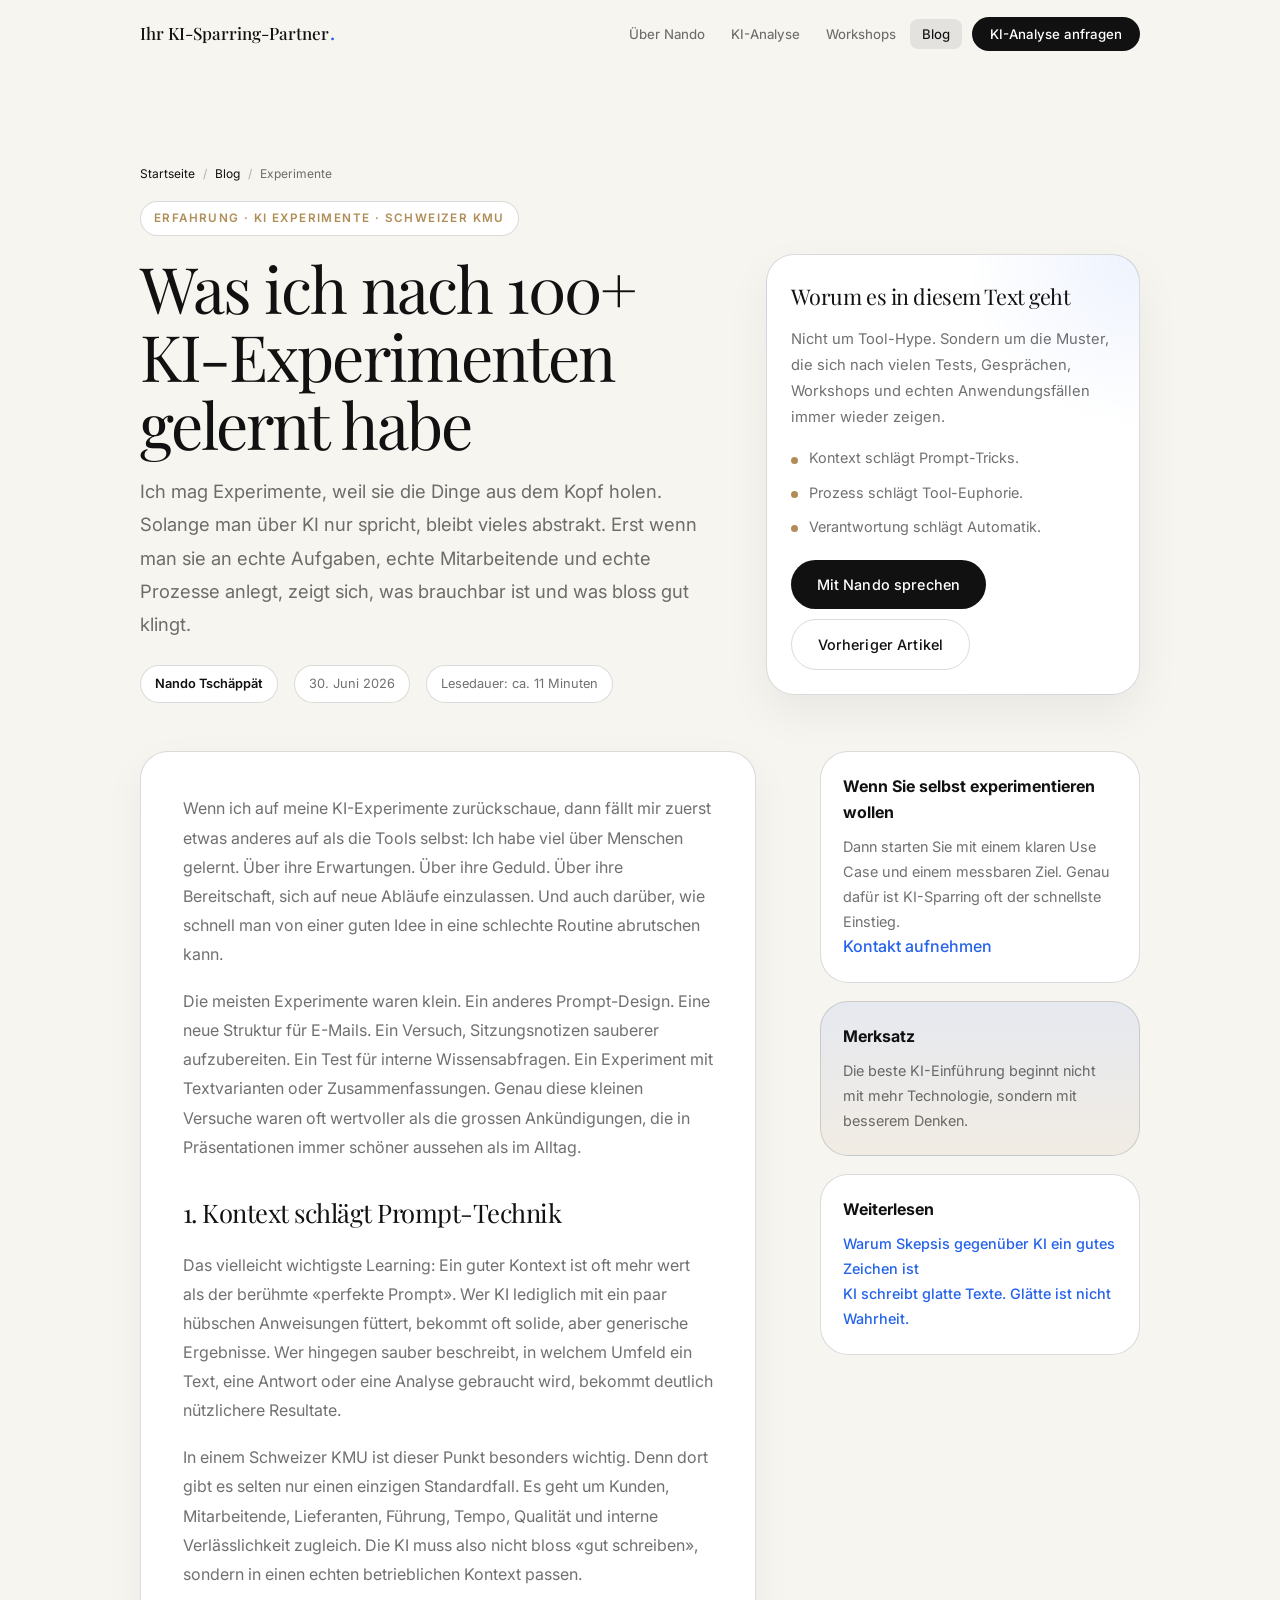
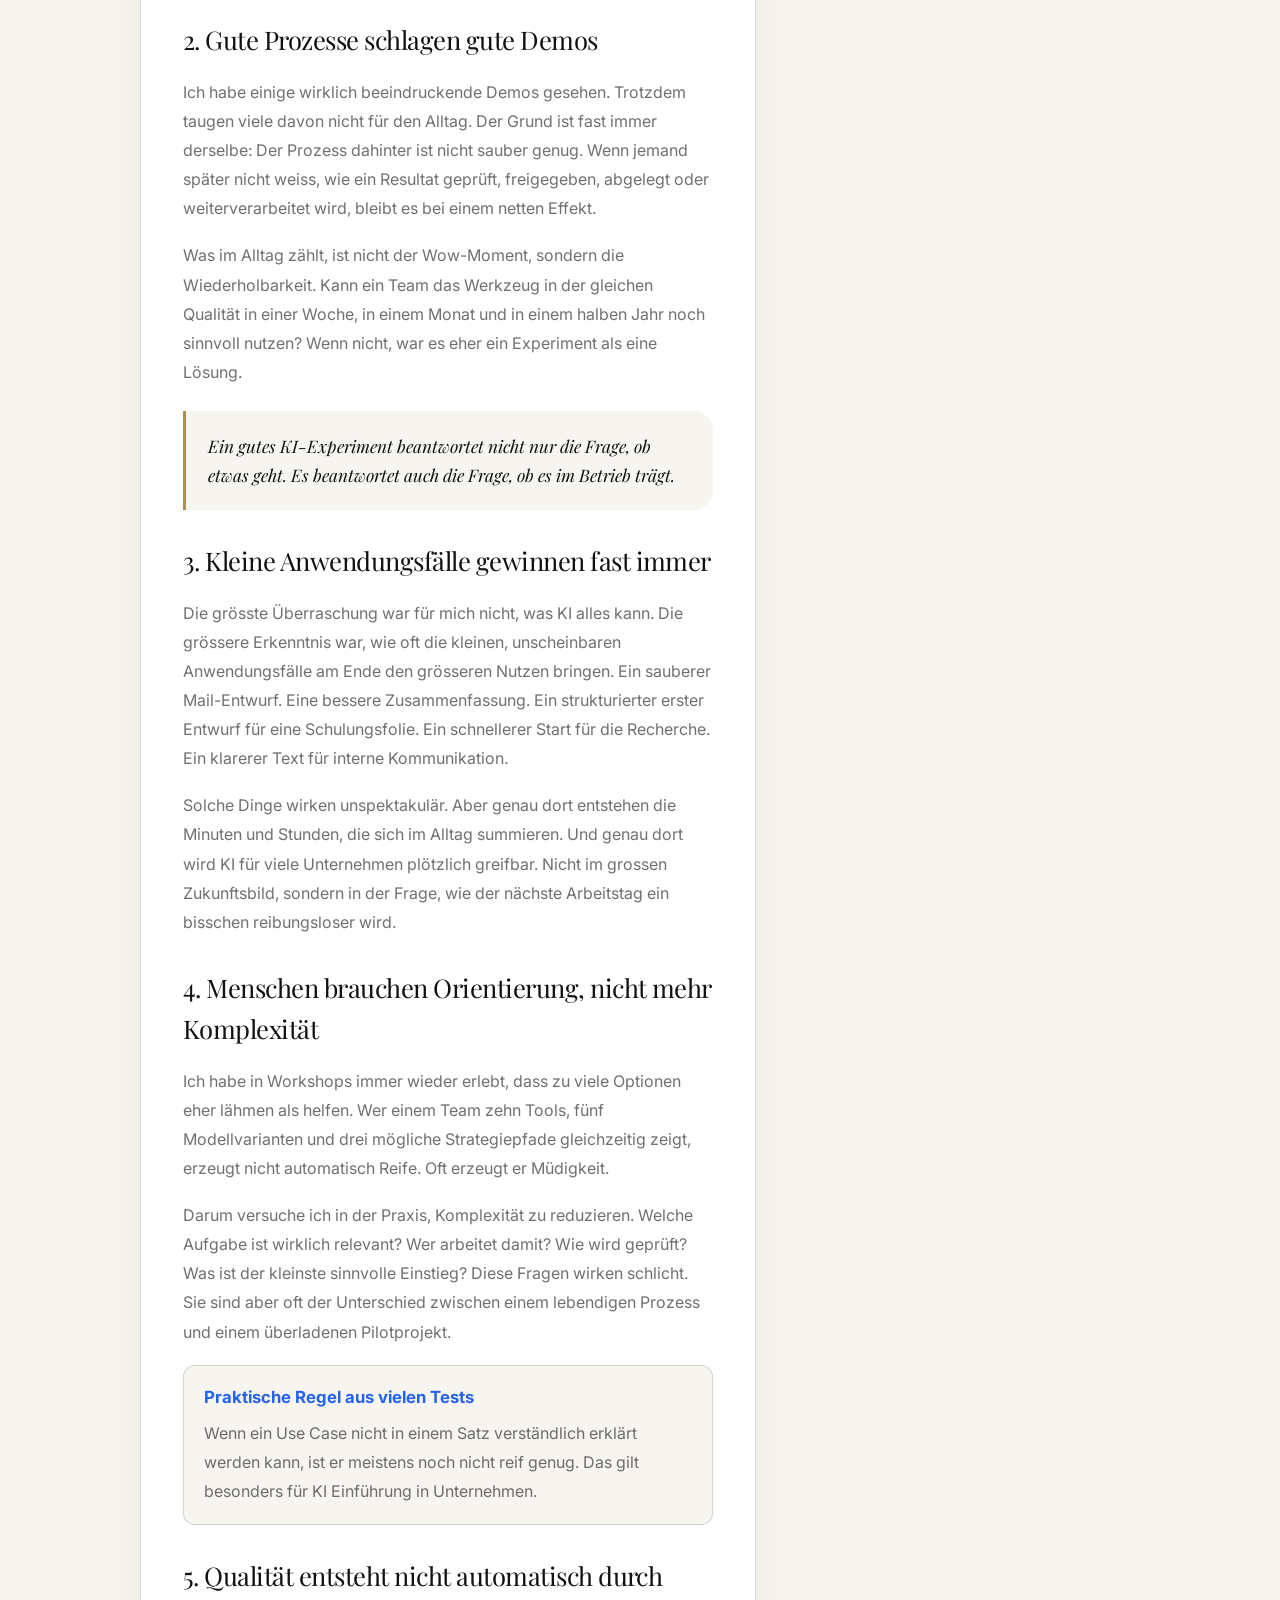
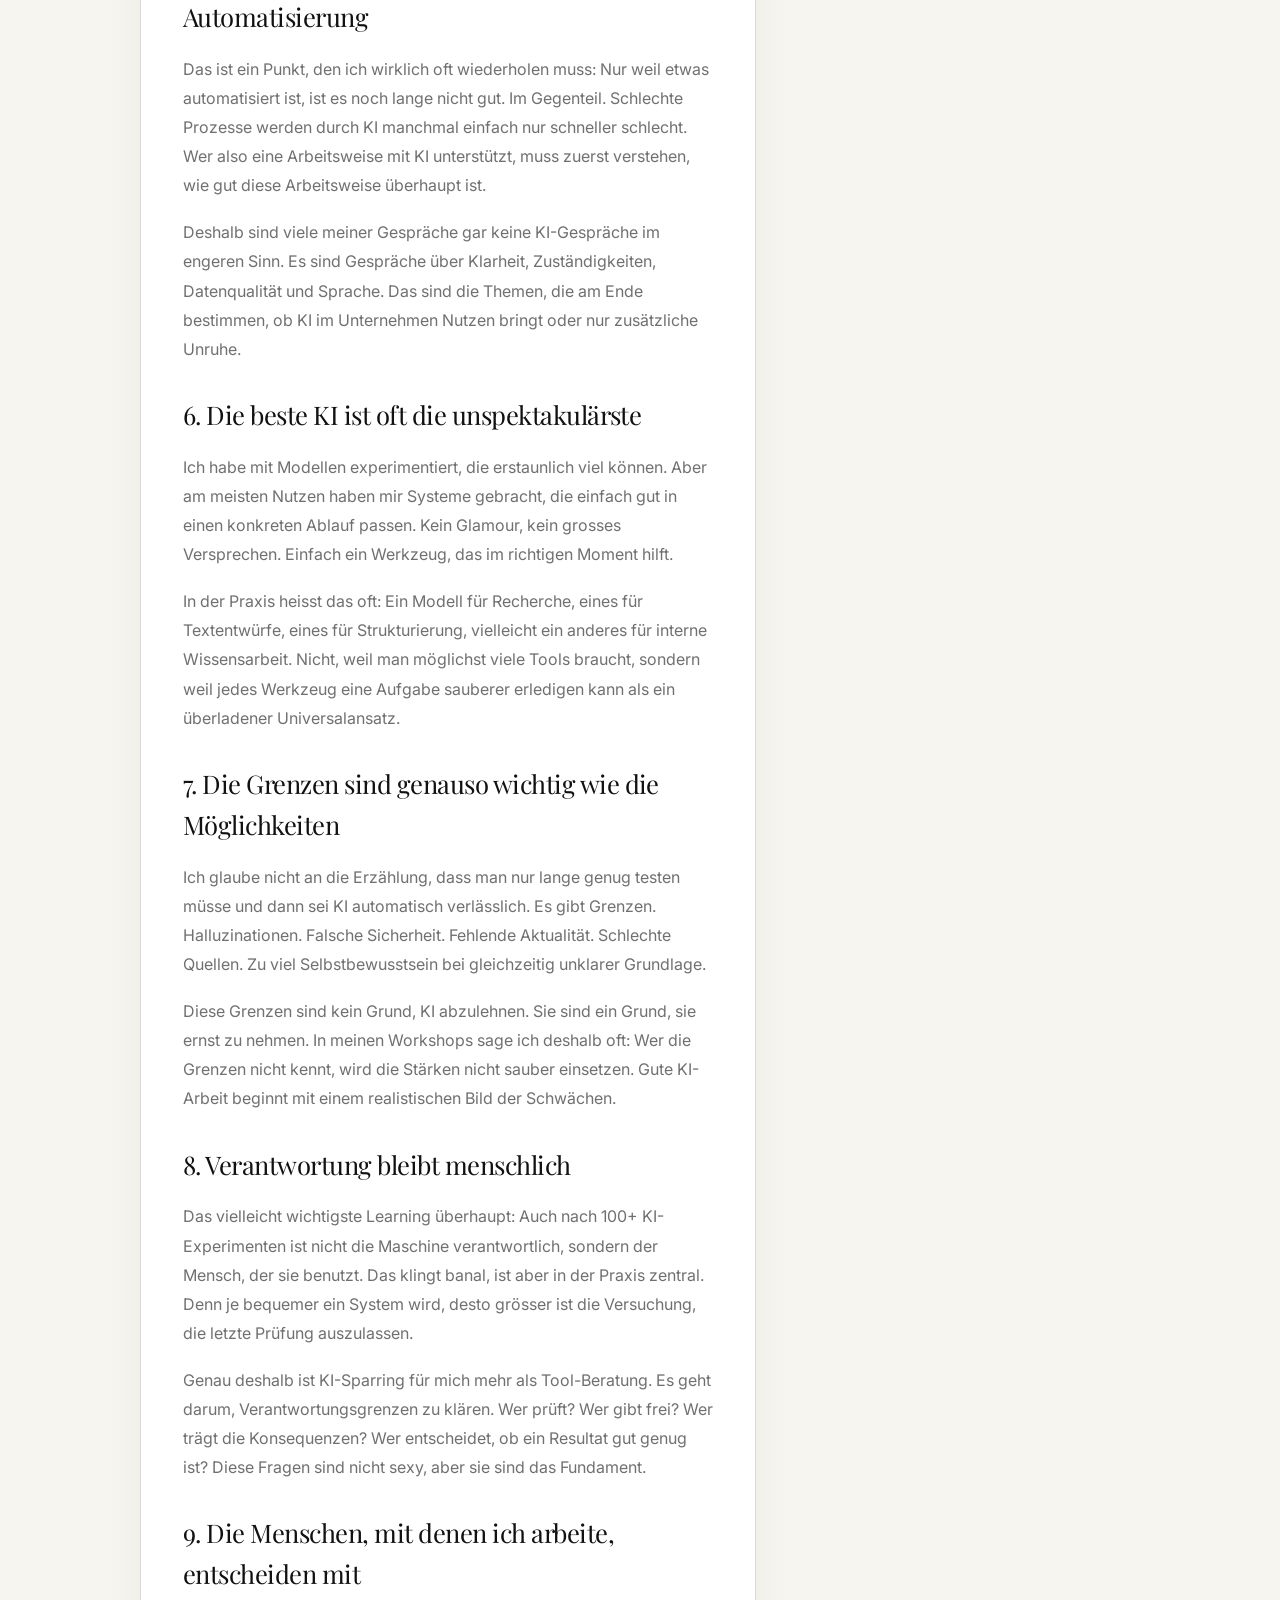
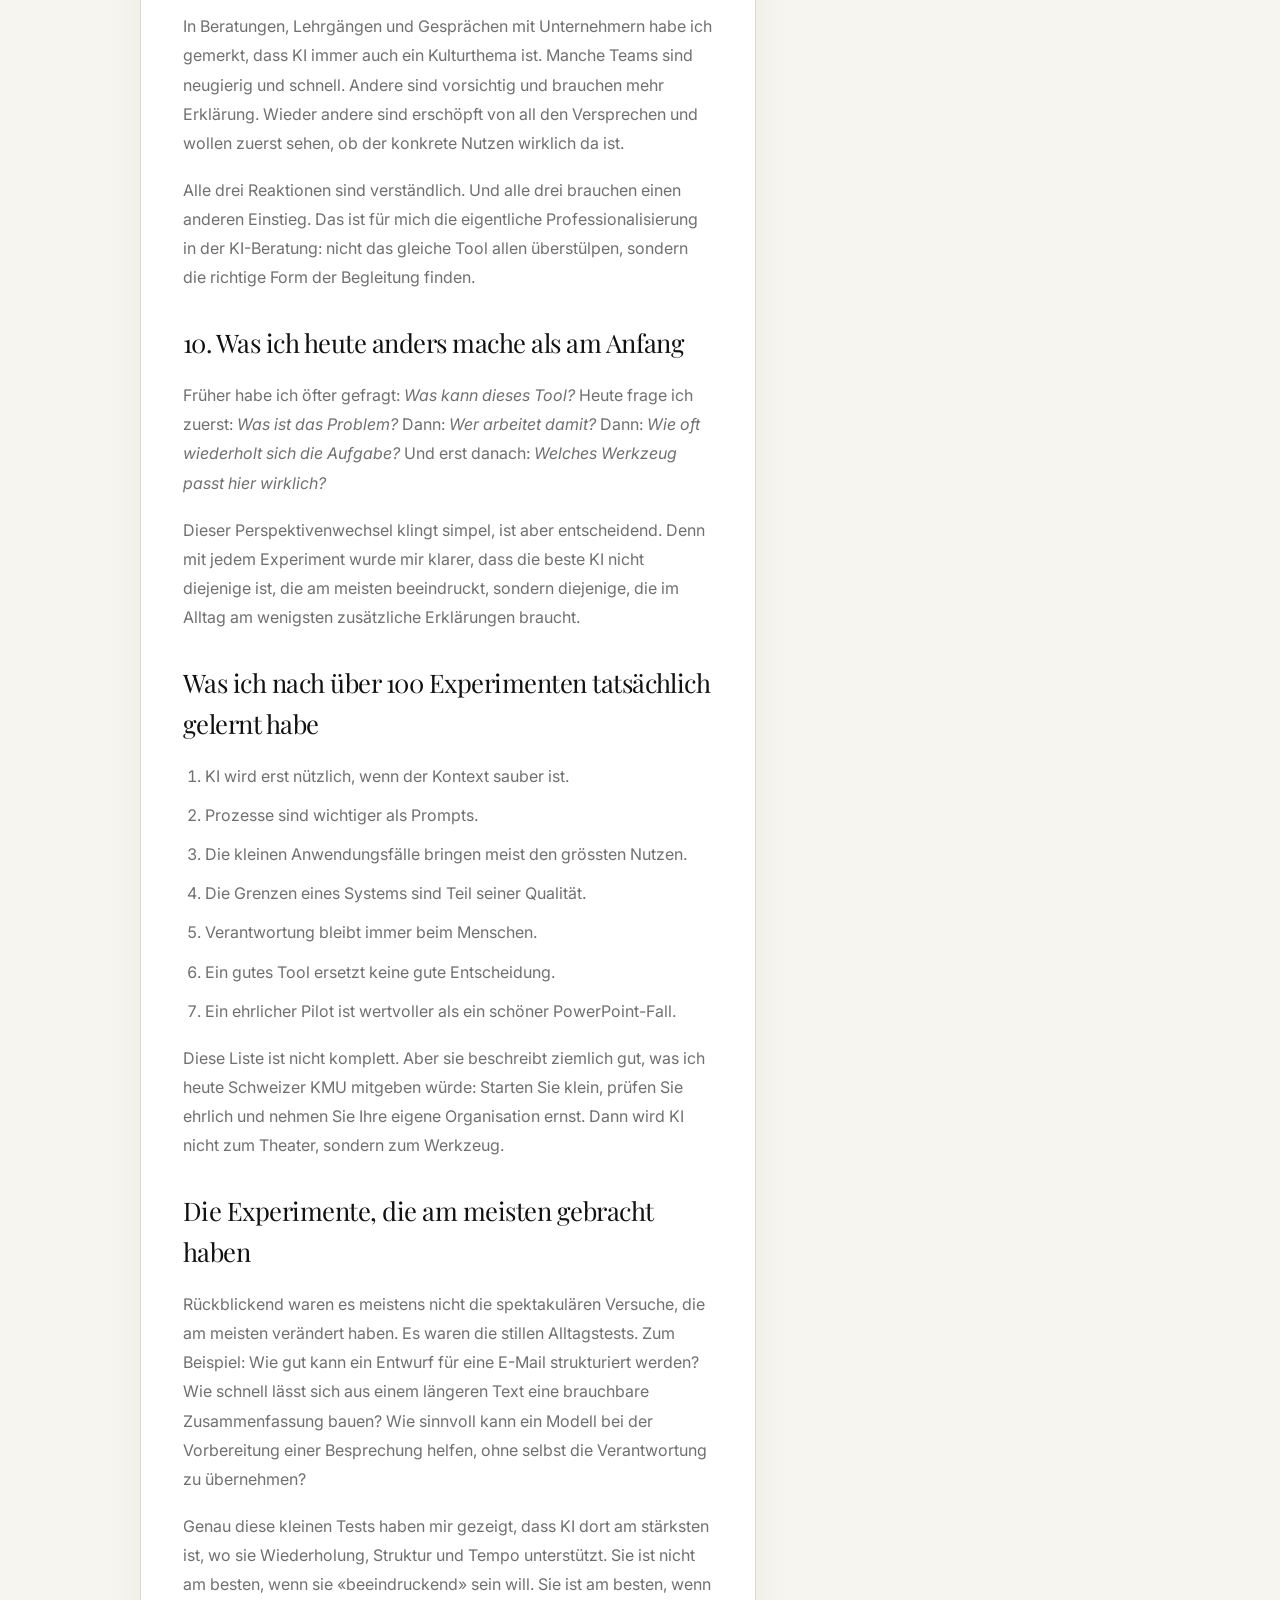
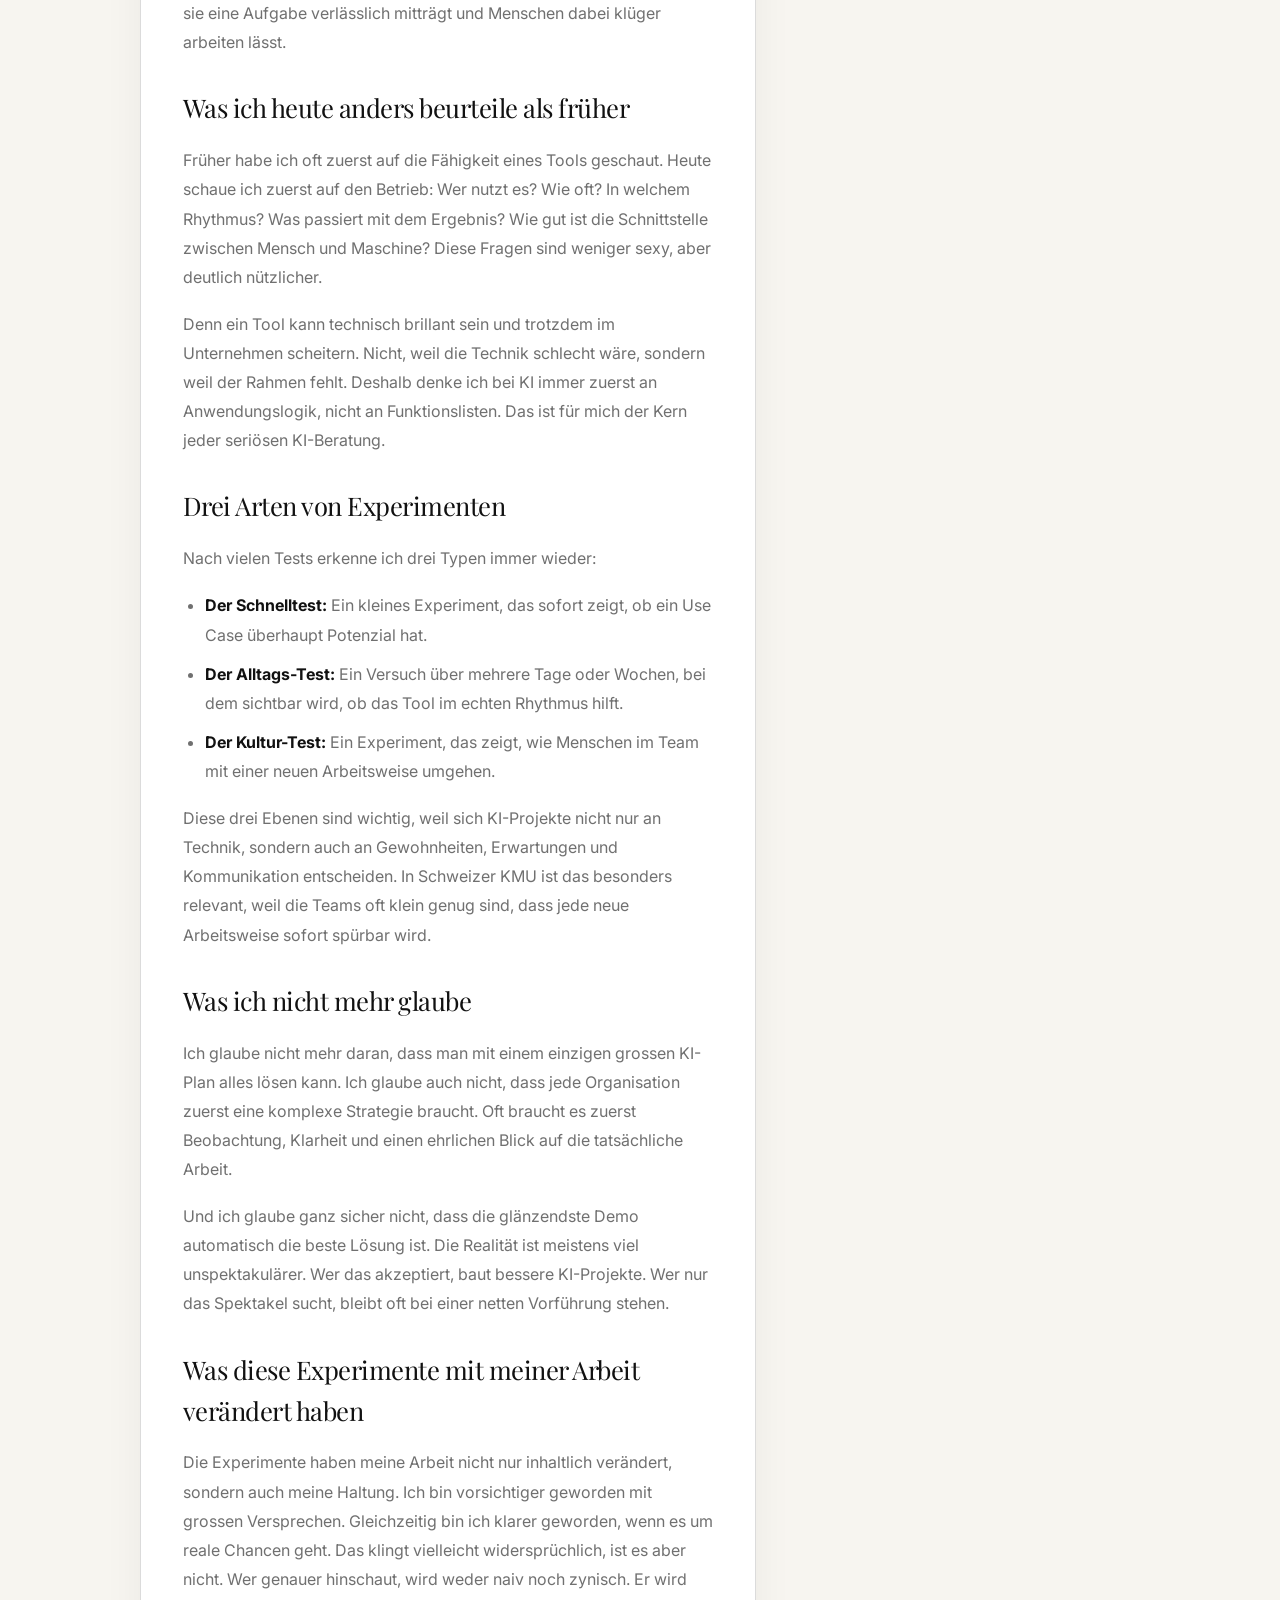
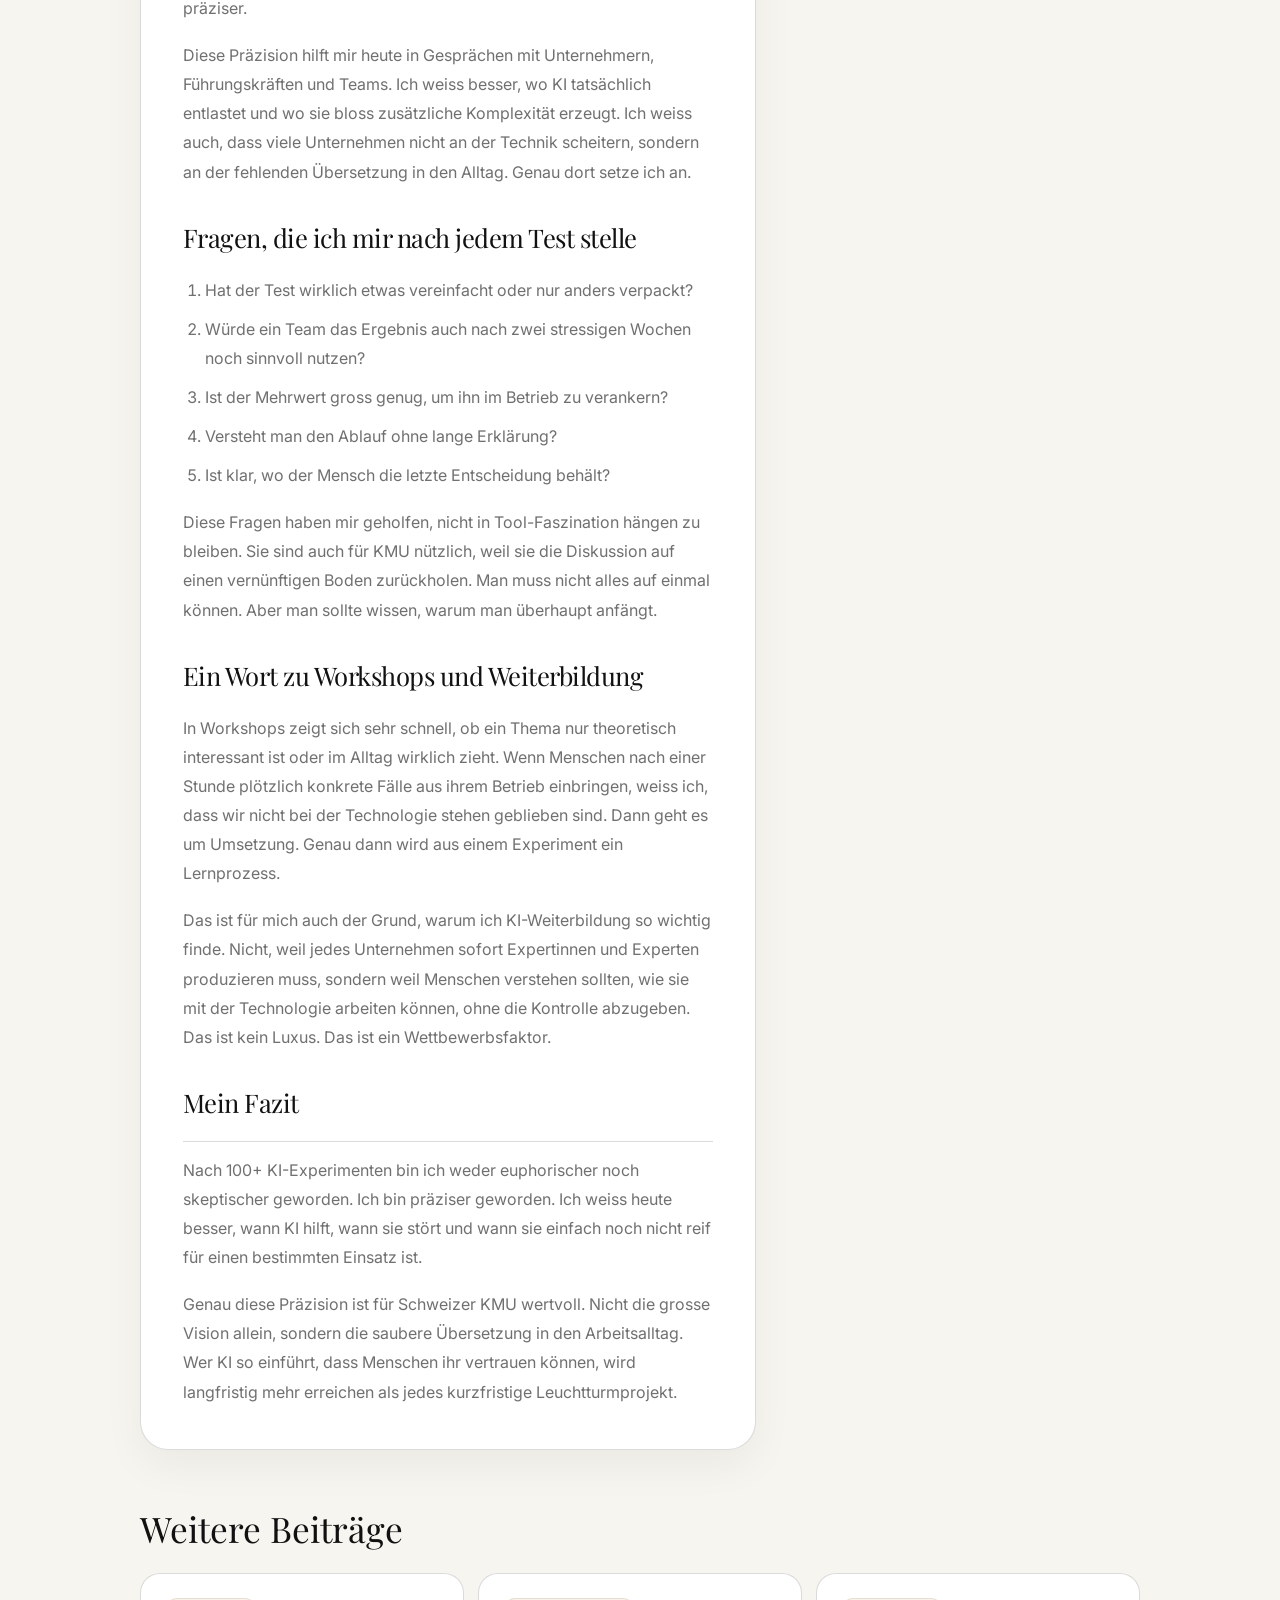
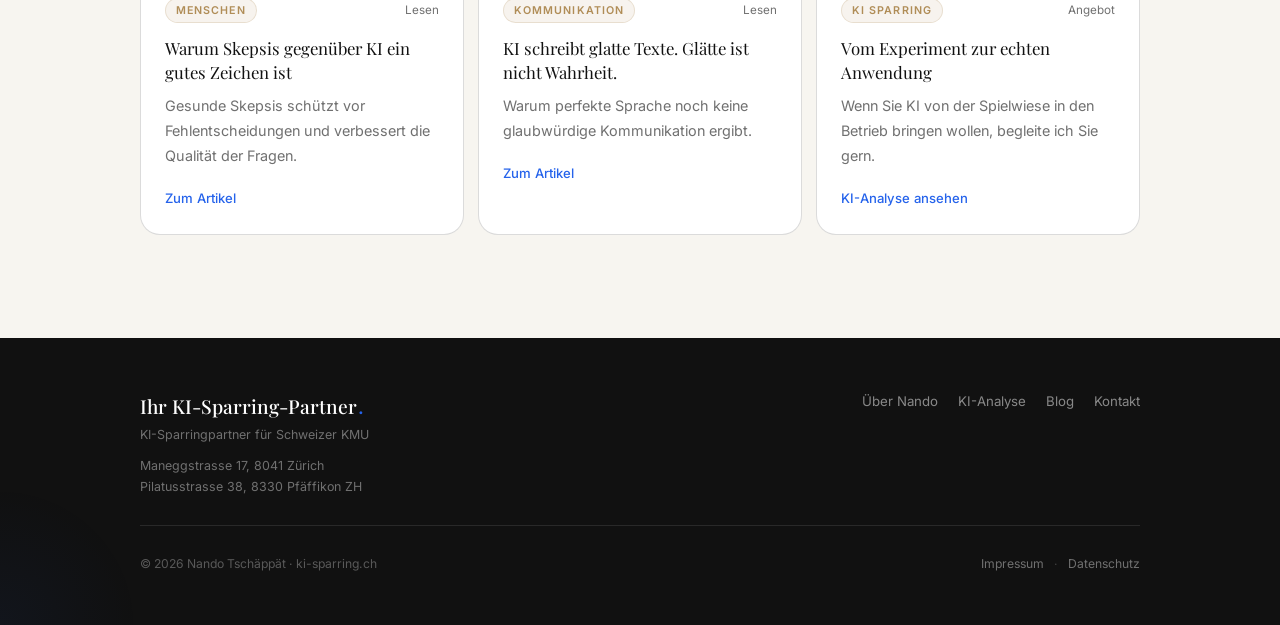
<file: blog/100-plus-ki-experimente/index.html>
<!DOCTYPE html>
<html lang="de-CH">
<head>
  <meta charset="UTF-8" />
  <meta name="viewport" content="width=device-width, initial-scale=1.0" />
  <title>Was ich nach 100+ KI-Experimenten gelernt habe | ki-sparring.ch</title>
  <meta name="description" content="Über 100 KI-Experimente haben mir gezeigt, was in der Praxis wirklich zählt: Kontext, Prozesse, Verantwortung und ein ehrlicher Umgang mit Grenzen." />
  <meta name="robots" content="index, follow" />
  <link rel="canonical" href="https://ki-sparring.ch/blog/100-plus-ki-experimente/" />
  <meta property="og:title" content="Was ich nach 100+ KI-Experimenten gelernt habe" />
  <meta property="og:description" content="Ein persönlicher Erfahrungsbericht über KI-Experimente, Lernkurven, gute Fragen und reale Anwendung in Schweizer KMU." />
  <meta property="og:type" content="article" />
  <meta property="og:url" content="https://ki-sparring.ch/blog/100-plus-ki-experimente/" />
  <meta property="og:image" content="https://ki-sparring.ch/images/nando-workshop-v2.jpg" />
  <meta name="twitter:card" content="summary_large_image" />
  <meta name="twitter:title" content="Was ich nach 100+ KI-Experimenten gelernt habe" />
  <meta name="twitter:description" content="Ein Erfahrungsbericht über KI-Experimente, Lernkurven, gute Fragen und reale Anwendung in Schweizer KMU." />
  <meta name="twitter:image" content="https://ki-sparring.ch/images/nando-workshop-v2.jpg" />
  <meta name="theme-color" content="#F7F5F0" />
  <link rel="preconnect" href="https://fonts.googleapis.com" />
  <link rel="preconnect" href="https://fonts.gstatic.com" crossorigin />
  <link href="https://fonts.googleapis.com/css2?family=Inter:wght@300;400;500;600&family=Playfair+Display:ital,wght@0,400;0,500;1,400&display=swap" rel="stylesheet" />
  <link rel="stylesheet" href="../../css/style.css" />
  <script>
    window.KI_SPARRING_CONFIG = {
      brevoFormsEndpoint: "https://api.cleverassistant.ch/api/brevo/forms"
    };
  </script>
  <script type="application/ld+json">
  {
    "@context": "https://schema.org",
    "@type": "BlogPosting",
    "headline": "Was ich nach 100+ KI-Experimenten gelernt habe",
    "description": "Über 100 KI-Experimente haben mir gezeigt, was in der Praxis wirklich zählt: Kontext, Prozesse, Verantwortung und ein ehrlicher Umgang mit Grenzen.",
    "image": "https://ki-sparring.ch/images/nando-workshop-v2.jpg",
    "author": {
      "@type": "Person",
      "name": "Nando Tschäppät"
    },
    "publisher": {
      "@type": "Organization",
      "name": "ki-sparring.ch",
      "logo": {
        "@type": "ImageObject",
        "url": "https://ki-sparring.ch/images/nando-portrait.jpg"
      }
    },
    "mainEntityOfPage": "https://ki-sparring.ch/blog/100-plus-ki-experimente/",
    "datePublished": "2026-06-30",
    "dateModified": "2026-06-30"
  }
  </script>
</head>
<body class="blog-page">
  <nav id="nav" aria-label="Hauptnavigation">
    <div class="nav-inner">
      <a href="/" class="nav-logo" aria-label="Zur Startseite">
        <span class="logo-text"><span class="formality-sie">Ihr KI-Sparring-Partner</span><span class="formality-du">Dein KI-Sparring-Partner</span></span><span class="logo-dot">.</span>
      </a>
      <button class="nav-toggle" aria-label="Menü öffnen" aria-expanded="false" aria-controls="nav-menu">
        <span></span><span></span>
      </button>
      <ul id="nav-menu" class="nav-links" role="list">
        <li><a href="/#positionierung" class="nav-link">Über Nando</a></li>
        <li><a href="/#analyse" class="nav-link">KI-Analyse</a></li>
        <li><a href="/#workshops" class="nav-link">Workshops</a></li>
        <li><a href="/blog/" class="nav-link active">Blog</a></li>
        <li><a href="/#kontakt" class="nav-cta">KI-Analyse anfragen</a></li>
      </ul>
    </div>
  </nav>

  <main class="blog-shell">
    <header class="blog-hero">
      <div class="container">
        <nav class="breadcrumb" aria-label="Breadcrumb">
          <a href="/">Startseite</a><span aria-hidden="true">/</span><a href="/blog/">Blog</a><span aria-hidden="true">/</span><span>Experimente</span>
        </nav>
        <div class="blog-kicker">Erfahrung · KI Experimente · Schweizer KMU</div>
        <div class="blog-hero-grid">
          <div>
            <h1 class="blog-title">Was ich nach 100+ KI-Experimenten gelernt habe</h1>
            <p class="blog-dek">
              Ich mag Experimente, weil sie die Dinge aus dem Kopf holen. Solange man über KI nur spricht, bleibt vieles
              abstrakt. Erst wenn man sie an echte Aufgaben, echte Mitarbeitende und echte Prozesse anlegt, zeigt sich,
              was brauchbar ist und was bloss gut klingt.
            </p>
            <div class="blog-meta-row">
              <span class="blog-meta-pill"><strong>Nando Tschäppät</strong></span>
              <span class="blog-meta-pill">30. Juni 2026</span>
              <span class="blog-meta-pill">Lesedauer: ca. 11 Minuten</span>
            </div>
          </div>
          <aside class="blog-summary">
            <h2>Worum es in diesem Text geht</h2>
            <p>
              Nicht um Tool-Hype. Sondern um die Muster, die sich nach vielen Tests, Gesprächen, Workshops und echten
              Anwendungsfällen immer wieder zeigen.
            </p>
            <ul>
              <li>Kontext schlägt Prompt-Tricks.</li>
              <li>Prozess schlägt Tool-Euphorie.</li>
              <li>Verantwortung schlägt Automatik.</li>
            </ul>
            <div class="blog-actions">
              <a class="btn btn-primary" href="/#kontakt">Mit Nando sprechen</a>
              <a class="btn btn-ghost" href="/blog/ki-schreibt-glatte-texte/">Vorheriger Artikel</a>
            </div>
          </aside>
        </div>
      </div>
    </header>

    <article class="blog-article">
      <div class="container blog-article-inner">
        <div class="blog-content">
          <p>
            Wenn ich auf meine KI-Experimente zurückschaue, dann fällt mir zuerst etwas anderes auf als die Tools selbst:
            Ich habe viel über Menschen gelernt. Über ihre Erwartungen. Über ihre Geduld. Über ihre Bereitschaft,
            sich auf neue Abläufe einzulassen. Und auch darüber, wie schnell man von einer guten Idee in eine schlechte
            Routine abrutschen kann.
          </p>

          <p>
            Die meisten Experimente waren klein. Ein anderes Prompt-Design. Eine neue Struktur für E-Mails.
            Ein Versuch, Sitzungsnotizen sauberer aufzubereiten. Ein Test für interne Wissensabfragen.
            Ein Experiment mit Textvarianten oder Zusammenfassungen. Genau diese kleinen Versuche waren oft wertvoller
            als die grossen Ankündigungen, die in Präsentationen immer schöner aussehen als im Alltag.
          </p>

          <h2>1. Kontext schlägt Prompt-Technik</h2>
          <p>
            Das vielleicht wichtigste Learning: Ein guter Kontext ist oft mehr wert als der berühmte «perfekte Prompt».
            Wer KI lediglich mit ein paar hübschen Anweisungen füttert, bekommt oft solide, aber generische Ergebnisse.
            Wer hingegen sauber beschreibt, in welchem Umfeld ein Text, eine Antwort oder eine Analyse gebraucht wird,
            bekommt deutlich nützlichere Resultate.
          </p>

          <p>
            In einem Schweizer KMU ist dieser Punkt besonders wichtig. Denn dort gibt es selten nur einen einzigen Standardfall.
            Es geht um Kunden, Mitarbeitende, Lieferanten, Führung, Tempo, Qualität und interne Verlässlichkeit zugleich.
            Die KI muss also nicht bloss «gut schreiben», sondern in einen echten betrieblichen Kontext passen.
          </p>

          <h2>2. Gute Prozesse schlagen gute Demos</h2>
          <p>
            Ich habe einige wirklich beeindruckende Demos gesehen. Trotzdem taugen viele davon nicht für den Alltag.
            Der Grund ist fast immer derselbe: Der Prozess dahinter ist nicht sauber genug.
            Wenn jemand später nicht weiss, wie ein Resultat geprüft, freigegeben, abgelegt oder weiterverarbeitet wird,
            bleibt es bei einem netten Effekt.
          </p>

          <p>
            Was im Alltag zählt, ist nicht der Wow-Moment, sondern die Wiederholbarkeit.
            Kann ein Team das Werkzeug in der gleichen Qualität in einer Woche, in einem Monat und in einem halben Jahr
            noch sinnvoll nutzen? Wenn nicht, war es eher ein Experiment als eine Lösung.
          </p>

          <blockquote>
            <p>Ein gutes KI-Experiment beantwortet nicht nur die Frage, ob etwas geht. Es beantwortet auch die Frage, ob es im Betrieb trägt.</p>
          </blockquote>

          <h2>3. Kleine Anwendungsfälle gewinnen fast immer</h2>
          <p>
            Die grösste Überraschung war für mich nicht, was KI alles kann. Die grössere Erkenntnis war,
            wie oft die kleinen, unscheinbaren Anwendungsfälle am Ende den grösseren Nutzen bringen.
            Ein sauberer Mail-Entwurf. Eine bessere Zusammenfassung. Ein strukturierter erster Entwurf für eine Schulungsfolie.
            Ein schnellerer Start für die Recherche. Ein klarerer Text für interne Kommunikation.
          </p>

          <p>
            Solche Dinge wirken unspektakulär. Aber genau dort entstehen die Minuten und Stunden, die sich im Alltag summieren.
            Und genau dort wird KI für viele Unternehmen plötzlich greifbar. Nicht im grossen Zukunftsbild,
            sondern in der Frage, wie der nächste Arbeitstag ein bisschen reibungsloser wird.
          </p>

          <h2>4. Menschen brauchen Orientierung, nicht mehr Komplexität</h2>
          <p>
            Ich habe in Workshops immer wieder erlebt, dass zu viele Optionen eher lähmen als helfen.
            Wer einem Team zehn Tools, fünf Modellvarianten und drei mögliche Strategiepfade gleichzeitig zeigt,
            erzeugt nicht automatisch Reife. Oft erzeugt er Müdigkeit.
          </p>

          <p>
            Darum versuche ich in der Praxis, Komplexität zu reduzieren.
            Welche Aufgabe ist wirklich relevant?
            Wer arbeitet damit?
            Wie wird geprüft?
            Was ist der kleinste sinnvolle Einstieg?
            Diese Fragen wirken schlicht. Sie sind aber oft der Unterschied zwischen einem lebendigen Prozess und einem
            überladenen Pilotprojekt.
          </p>

          <div class="blog-note">
            <h3>Praktische Regel aus vielen Tests</h3>
            <p>
              Wenn ein Use Case nicht in einem Satz verständlich erklärt werden kann, ist er meistens noch nicht reif genug.
              Das gilt besonders für KI Einführung in Unternehmen.
            </p>
          </div>

          <h2>5. Qualität entsteht nicht automatisch durch Automatisierung</h2>
          <p>
            Das ist ein Punkt, den ich wirklich oft wiederholen muss: Nur weil etwas automatisiert ist, ist es noch lange nicht gut.
            Im Gegenteil. Schlechte Prozesse werden durch KI manchmal einfach nur schneller schlecht.
            Wer also eine Arbeitsweise mit KI unterstützt, muss zuerst verstehen, wie gut diese Arbeitsweise überhaupt ist.
          </p>

          <p>
            Deshalb sind viele meiner Gespräche gar keine KI-Gespräche im engeren Sinn.
            Es sind Gespräche über Klarheit, Zuständigkeiten, Datenqualität und Sprache.
            Das sind die Themen, die am Ende bestimmen, ob KI im Unternehmen Nutzen bringt oder nur zusätzliche Unruhe.
          </p>

          <h2>6. Die beste KI ist oft die unspektakulärste</h2>
          <p>
            Ich habe mit Modellen experimentiert, die erstaunlich viel können.
            Aber am meisten Nutzen haben mir Systeme gebracht, die einfach gut in einen konkreten Ablauf passen.
            Kein Glamour, kein grosses Versprechen. Einfach ein Werkzeug, das im richtigen Moment hilft.
          </p>

          <p>
            In der Praxis heisst das oft: Ein Modell für Recherche, eines für Textentwürfe, eines für Strukturierung,
            vielleicht ein anderes für interne Wissensarbeit. Nicht, weil man möglichst viele Tools braucht,
            sondern weil jedes Werkzeug eine Aufgabe sauberer erledigen kann als ein überladener Universalansatz.
          </p>

          <h2>7. Die Grenzen sind genauso wichtig wie die Möglichkeiten</h2>
          <p>
            Ich glaube nicht an die Erzählung, dass man nur lange genug testen müsse und dann sei KI automatisch verlässlich.
            Es gibt Grenzen. Halluzinationen. Falsche Sicherheit. Fehlende Aktualität. Schlechte Quellen.
            Zu viel Selbstbewusstsein bei gleichzeitig unklarer Grundlage.
          </p>

          <p>
            Diese Grenzen sind kein Grund, KI abzulehnen. Sie sind ein Grund, sie ernst zu nehmen.
            In meinen Workshops sage ich deshalb oft: Wer die Grenzen nicht kennt, wird die Stärken nicht sauber einsetzen.
            Gute KI-Arbeit beginnt mit einem realistischen Bild der Schwächen.
          </p>

          <h2>8. Verantwortung bleibt menschlich</h2>
          <p>
            Das vielleicht wichtigste Learning überhaupt: Auch nach 100+ KI-Experimenten ist nicht die Maschine verantwortlich,
            sondern der Mensch, der sie benutzt. Das klingt banal, ist aber in der Praxis zentral.
            Denn je bequemer ein System wird, desto grösser ist die Versuchung, die letzte Prüfung auszulassen.
          </p>

          <p>
            Genau deshalb ist KI-Sparring für mich mehr als Tool-Beratung.
            Es geht darum, Verantwortungsgrenzen zu klären. Wer prüft? Wer gibt frei? Wer trägt die Konsequenzen?
            Wer entscheidet, ob ein Resultat gut genug ist? Diese Fragen sind nicht sexy, aber sie sind das Fundament.
          </p>

          <h2>9. Die Menschen, mit denen ich arbeite, entscheiden mit</h2>
          <p>
            In Beratungen, Lehrgängen und Gesprächen mit Unternehmern habe ich gemerkt, dass KI immer auch ein Kulturthema ist.
            Manche Teams sind neugierig und schnell. Andere sind vorsichtig und brauchen mehr Erklärung.
            Wieder andere sind erschöpft von all den Versprechen und wollen zuerst sehen, ob der konkrete Nutzen wirklich da ist.
          </p>

          <p>
            Alle drei Reaktionen sind verständlich. Und alle drei brauchen einen anderen Einstieg.
            Das ist für mich die eigentliche Professionalisierung in der KI-Beratung:
            nicht das gleiche Tool allen überstülpen, sondern die richtige Form der Begleitung finden.
          </p>

          <h2>10. Was ich heute anders mache als am Anfang</h2>
          <p>
            Früher habe ich öfter gefragt: <em>Was kann dieses Tool?</em>
            Heute frage ich zuerst: <em>Was ist das Problem?</em>
            Dann: <em>Wer arbeitet damit?</em>
            Dann: <em>Wie oft wiederholt sich die Aufgabe?</em>
            Und erst danach: <em>Welches Werkzeug passt hier wirklich?</em>
          </p>

          <p>
            Dieser Perspektivenwechsel klingt simpel, ist aber entscheidend.
            Denn mit jedem Experiment wurde mir klarer, dass die beste KI nicht diejenige ist,
            die am meisten beeindruckt, sondern diejenige, die im Alltag am wenigsten zusätzliche Erklärungen braucht.
          </p>

          <h2>Was ich nach über 100 Experimenten tatsächlich gelernt habe</h2>
          <ol>
            <li>KI wird erst nützlich, wenn der Kontext sauber ist.</li>
            <li>Prozesse sind wichtiger als Prompts.</li>
            <li>Die kleinen Anwendungsfälle bringen meist den grössten Nutzen.</li>
            <li>Die Grenzen eines Systems sind Teil seiner Qualität.</li>
            <li>Verantwortung bleibt immer beim Menschen.</li>
            <li>Ein gutes Tool ersetzt keine gute Entscheidung.</li>
            <li>Ein ehrlicher Pilot ist wertvoller als ein schöner PowerPoint-Fall.</li>
          </ol>

          <p>
            Diese Liste ist nicht komplett. Aber sie beschreibt ziemlich gut, was ich heute Schweizer KMU mitgeben würde:
            Starten Sie klein, prüfen Sie ehrlich und nehmen Sie Ihre eigene Organisation ernst.
            Dann wird KI nicht zum Theater, sondern zum Werkzeug.
          </p>

          <h2>Die Experimente, die am meisten gebracht haben</h2>
          <p>
            Rückblickend waren es meistens nicht die spektakulären Versuche, die am meisten verändert haben.
            Es waren die stillen Alltagstests. Zum Beispiel: Wie gut kann ein Entwurf für eine E-Mail strukturiert werden?
            Wie schnell lässt sich aus einem längeren Text eine brauchbare Zusammenfassung bauen?
            Wie sinnvoll kann ein Modell bei der Vorbereitung einer Besprechung helfen, ohne selbst die Verantwortung zu übernehmen?
          </p>

          <p>
            Genau diese kleinen Tests haben mir gezeigt, dass KI dort am stärksten ist, wo sie Wiederholung, Struktur und Tempo
            unterstützt. Sie ist nicht am besten, wenn sie «beeindruckend» sein will. Sie ist am besten, wenn sie eine Aufgabe
            verlässlich mitträgt und Menschen dabei klüger arbeiten lässt.
          </p>

          <h2>Was ich heute anders beurteile als früher</h2>
          <p>
            Früher habe ich oft zuerst auf die Fähigkeit eines Tools geschaut. Heute schaue ich zuerst auf den Betrieb:
            Wer nutzt es? Wie oft? In welchem Rhythmus? Was passiert mit dem Ergebnis? Wie gut ist die Schnittstelle
            zwischen Mensch und Maschine? Diese Fragen sind weniger sexy, aber deutlich nützlicher.
          </p>

          <p>
            Denn ein Tool kann technisch brillant sein und trotzdem im Unternehmen scheitern.
            Nicht, weil die Technik schlecht wäre, sondern weil der Rahmen fehlt.
            Deshalb denke ich bei KI immer zuerst an Anwendungslogik, nicht an Funktionslisten.
            Das ist für mich der Kern jeder seriösen KI-Beratung.
          </p>

          <h2>Drei Arten von Experimenten</h2>
          <p>
            Nach vielen Tests erkenne ich drei Typen immer wieder:
          </p>
          <ul>
            <li><strong>Der Schnelltest:</strong> Ein kleines Experiment, das sofort zeigt, ob ein Use Case überhaupt Potenzial hat.</li>
            <li><strong>Der Alltags-Test:</strong> Ein Versuch über mehrere Tage oder Wochen, bei dem sichtbar wird, ob das Tool im echten Rhythmus hilft.</li>
            <li><strong>Der Kultur-Test:</strong> Ein Experiment, das zeigt, wie Menschen im Team mit einer neuen Arbeitsweise umgehen.</li>
          </ul>

          <p>
            Diese drei Ebenen sind wichtig, weil sich KI-Projekte nicht nur an Technik, sondern auch an Gewohnheiten,
            Erwartungen und Kommunikation entscheiden. In Schweizer KMU ist das besonders relevant, weil die Teams oft
            klein genug sind, dass jede neue Arbeitsweise sofort spürbar wird.
          </p>

          <h2>Was ich nicht mehr glaube</h2>
          <p>
            Ich glaube nicht mehr daran, dass man mit einem einzigen grossen KI-Plan alles lösen kann.
            Ich glaube auch nicht, dass jede Organisation zuerst eine komplexe Strategie braucht.
            Oft braucht es zuerst Beobachtung, Klarheit und einen ehrlichen Blick auf die tatsächliche Arbeit.
          </p>

          <p>
            Und ich glaube ganz sicher nicht, dass die glänzendste Demo automatisch die beste Lösung ist.
            Die Realität ist meistens viel unspektakulärer. Wer das akzeptiert, baut bessere KI-Projekte.
            Wer nur das Spektakel sucht, bleibt oft bei einer netten Vorführung stehen.
          </p>

          <h2>Was diese Experimente mit meiner Arbeit verändert haben</h2>
          <p>
            Die Experimente haben meine Arbeit nicht nur inhaltlich verändert, sondern auch meine Haltung.
            Ich bin vorsichtiger geworden mit grossen Versprechen. Gleichzeitig bin ich klarer geworden,
            wenn es um reale Chancen geht. Das klingt vielleicht widersprüchlich, ist es aber nicht.
            Wer genauer hinschaut, wird weder naiv noch zynisch. Er wird präziser.
          </p>

          <p>
            Diese Präzision hilft mir heute in Gesprächen mit Unternehmern, Führungskräften und Teams.
            Ich weiss besser, wo KI tatsächlich entlastet und wo sie bloss zusätzliche Komplexität erzeugt.
            Ich weiss auch, dass viele Unternehmen nicht an der Technik scheitern, sondern an der fehlenden Übersetzung
            in den Alltag. Genau dort setze ich an.
          </p>

          <h2>Fragen, die ich mir nach jedem Test stelle</h2>
          <ol>
            <li>Hat der Test wirklich etwas vereinfacht oder nur anders verpackt?</li>
            <li>Würde ein Team das Ergebnis auch nach zwei stressigen Wochen noch sinnvoll nutzen?</li>
            <li>Ist der Mehrwert gross genug, um ihn im Betrieb zu verankern?</li>
            <li>Versteht man den Ablauf ohne lange Erklärung?</li>
            <li>Ist klar, wo der Mensch die letzte Entscheidung behält?</li>
          </ol>

          <p>
            Diese Fragen haben mir geholfen, nicht in Tool-Faszination hängen zu bleiben.
            Sie sind auch für KMU nützlich, weil sie die Diskussion auf einen vernünftigen Boden zurückholen.
            Man muss nicht alles auf einmal können. Aber man sollte wissen, warum man überhaupt anfängt.
          </p>

          <h2>Ein Wort zu Workshops und Weiterbildung</h2>
          <p>
            In Workshops zeigt sich sehr schnell, ob ein Thema nur theoretisch interessant ist oder im Alltag wirklich zieht.
            Wenn Menschen nach einer Stunde plötzlich konkrete Fälle aus ihrem Betrieb einbringen,
            weiss ich, dass wir nicht bei der Technologie stehen geblieben sind.
            Dann geht es um Umsetzung. Genau dann wird aus einem Experiment ein Lernprozess.
          </p>

          <p>
            Das ist für mich auch der Grund, warum ich KI-Weiterbildung so wichtig finde.
            Nicht, weil jedes Unternehmen sofort Expertinnen und Experten produzieren muss,
            sondern weil Menschen verstehen sollten, wie sie mit der Technologie arbeiten können,
            ohne die Kontrolle abzugeben. Das ist kein Luxus. Das ist ein Wettbewerbsfaktor.
          </p>

          <h2>Mein Fazit</h2>
          <p class="blog-closing">
            Nach 100+ KI-Experimenten bin ich weder euphorischer noch skeptischer geworden.
            Ich bin präziser geworden. Ich weiss heute besser, wann KI hilft, wann sie stört und wann sie einfach
            noch nicht reif für einen bestimmten Einsatz ist.
          </p>

          <p>
            Genau diese Präzision ist für Schweizer KMU wertvoll.
            Nicht die grosse Vision allein, sondern die saubere Übersetzung in den Arbeitsalltag.
            Wer KI so einführt, dass Menschen ihr vertrauen können, wird langfristig mehr erreichen als jedes kurzfristige
            Leuchtturmprojekt.
          </p>
        </div>

        <aside class="blog-sidebar" aria-label="Weiterführende Links">
          <section class="blog-card">
            <h3>Wenn Sie selbst experimentieren wollen</h3>
            <p>
              Dann starten Sie mit einem klaren Use Case und einem messbaren Ziel.
              Genau dafür ist KI-Sparring oft der schnellste Einstieg.
            </p>
            <a href="/#kontakt">Kontakt aufnehmen</a>
          </section>
          <section class="blog-card blog-quote-card">
            <h3>Merksatz</h3>
            <p>
              Die beste KI-Einführung beginnt nicht mit mehr Technologie, sondern mit besserem Denken.
            </p>
          </section>
          <section class="blog-card">
            <h3>Weiterlesen</h3>
            <p><a href="/blog/skepsis-gegenueber-ki-gutes-zeichen/">Warum Skepsis gegenüber KI ein gutes Zeichen ist</a></p>
            <p><a href="/blog/ki-schreibt-glatte-texte/">KI schreibt glatte Texte. Glätte ist nicht Wahrheit.</a></p>
          </section>
        </aside>
      </div>
    </article>

    <section class="blog-related">
      <div class="container">
        <h2>Weitere Beiträge</h2>
        <div class="blog-grid">
          <article class="blog-post-card">
            <div class="beob-meta">
              <span class="beob-tag">Menschen</span>
              <span class="beob-date">Lesen</span>
            </div>
            <h3 class="beob-title">Warum Skepsis gegenüber KI ein gutes Zeichen ist</h3>
            <p>Gesunde Skepsis schützt vor Fehlentscheidungen und verbessert die Qualität der Fragen.</p>
            <a href="/blog/skepsis-gegenueber-ki-gutes-zeichen/" class="beob-read-more">Zum Artikel <i class="fa-solid fa-arrow-right" aria-hidden="true"></i></a>
          </article>
          <article class="blog-post-card">
            <div class="beob-meta">
              <span class="beob-tag">Kommunikation</span>
              <span class="beob-date">Lesen</span>
            </div>
            <h3 class="beob-title">KI schreibt glatte Texte. Glätte ist nicht Wahrheit.</h3>
            <p>Warum perfekte Sprache noch keine glaubwürdige Kommunikation ergibt.</p>
            <a href="/blog/ki-schreibt-glatte-texte/" class="beob-read-more">Zum Artikel <i class="fa-solid fa-arrow-right" aria-hidden="true"></i></a>
          </article>
          <article class="blog-post-card">
            <div class="beob-meta">
              <span class="beob-tag">KI Sparring</span>
              <span class="beob-date">Angebot</span>
            </div>
            <h3 class="beob-title">Vom Experiment zur echten Anwendung</h3>
            <p>Wenn Sie KI von der Spielwiese in den Betrieb bringen wollen, begleite ich Sie gern.</p>
            <a href="/#analyse" class="beob-read-more">KI-Analyse ansehen <i class="fa-solid fa-arrow-right" aria-hidden="true"></i></a>
          </article>
        </div>
      </div>
    </section>
  </main>

  <footer class="site-footer">
    <div class="container">
      <div class="footer-top">
        <div class="footer-brand">
          <a href="/" class="footer-logo" aria-label="Zur Startseite">
            <span class="logo-text"><span class="formality-sie">Ihr KI-Sparring-Partner</span><span class="formality-du">Dein KI-Sparring-Partner</span></span><span class="logo-dot">.</span>
          </a>
          <p>KI-Sparringpartner für Schweizer KMU</p>
          <ul class="footer-locations">
            <li>Maneggstrasse 17, 8041 Zürich</li>
            <li>Pilatusstrasse 38, 8330 Pfäffikon ZH</li>
          </ul>
        </div>
        <nav class="footer-nav" aria-label="Footer Navigation">
          <a href="/#positionierung">Über Nando</a>
          <a href="/#analyse">KI-Analyse</a>
          <a href="/blog/">Blog</a>
          <a href="/#kontakt">Kontakt</a>
        </nav>
      </div>
      <div class="footer-bottom">
        <p class="footer-copy">© 2026 Nando Tschäppät · ki-sparring.ch</p>
        <div class="footer-legal">
          <a href="/impressum/" class="footer-legal-link">Impressum</a>
          <span>·</span>
          <a href="/datenschutz/" class="footer-legal-link">Datenschutz</a>
        </div>
      </div>
    </div>
  </footer>
  <script src="../../js/main.js"></script>
</body>
</html>
</file>
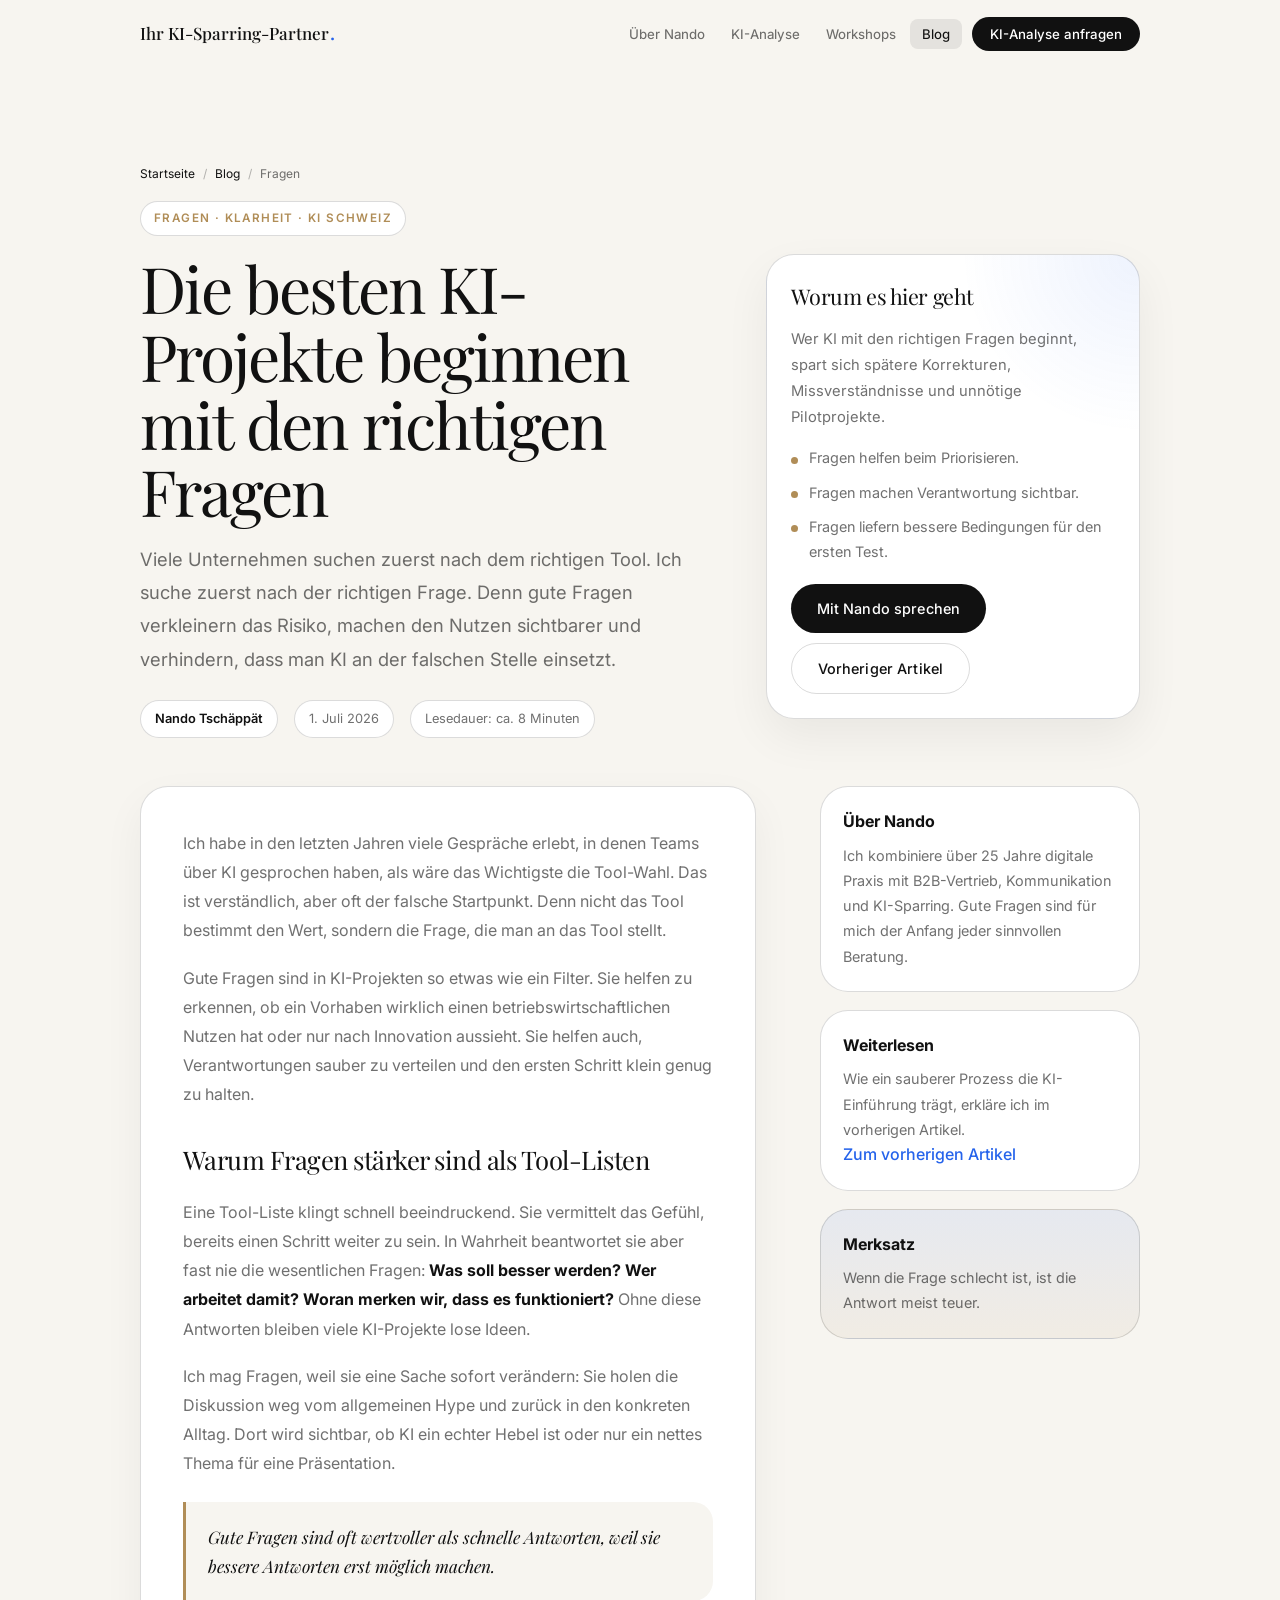
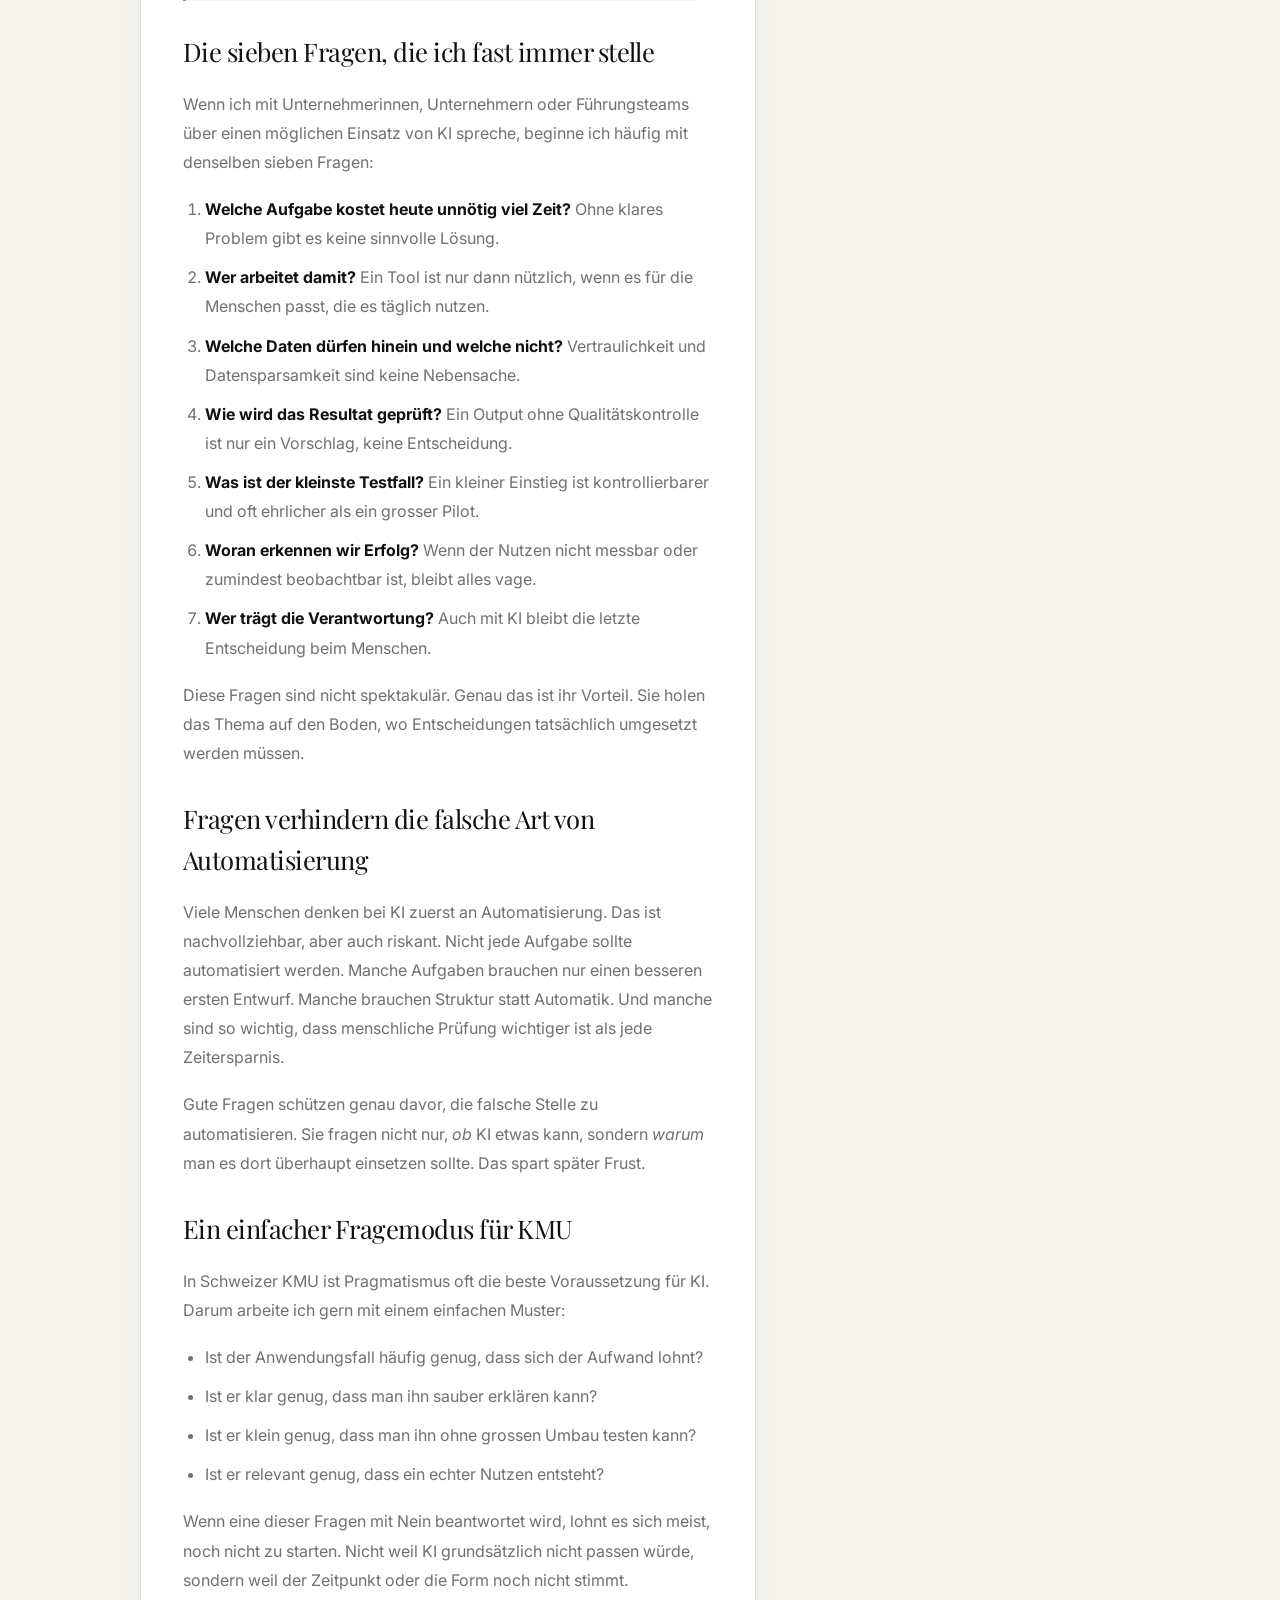
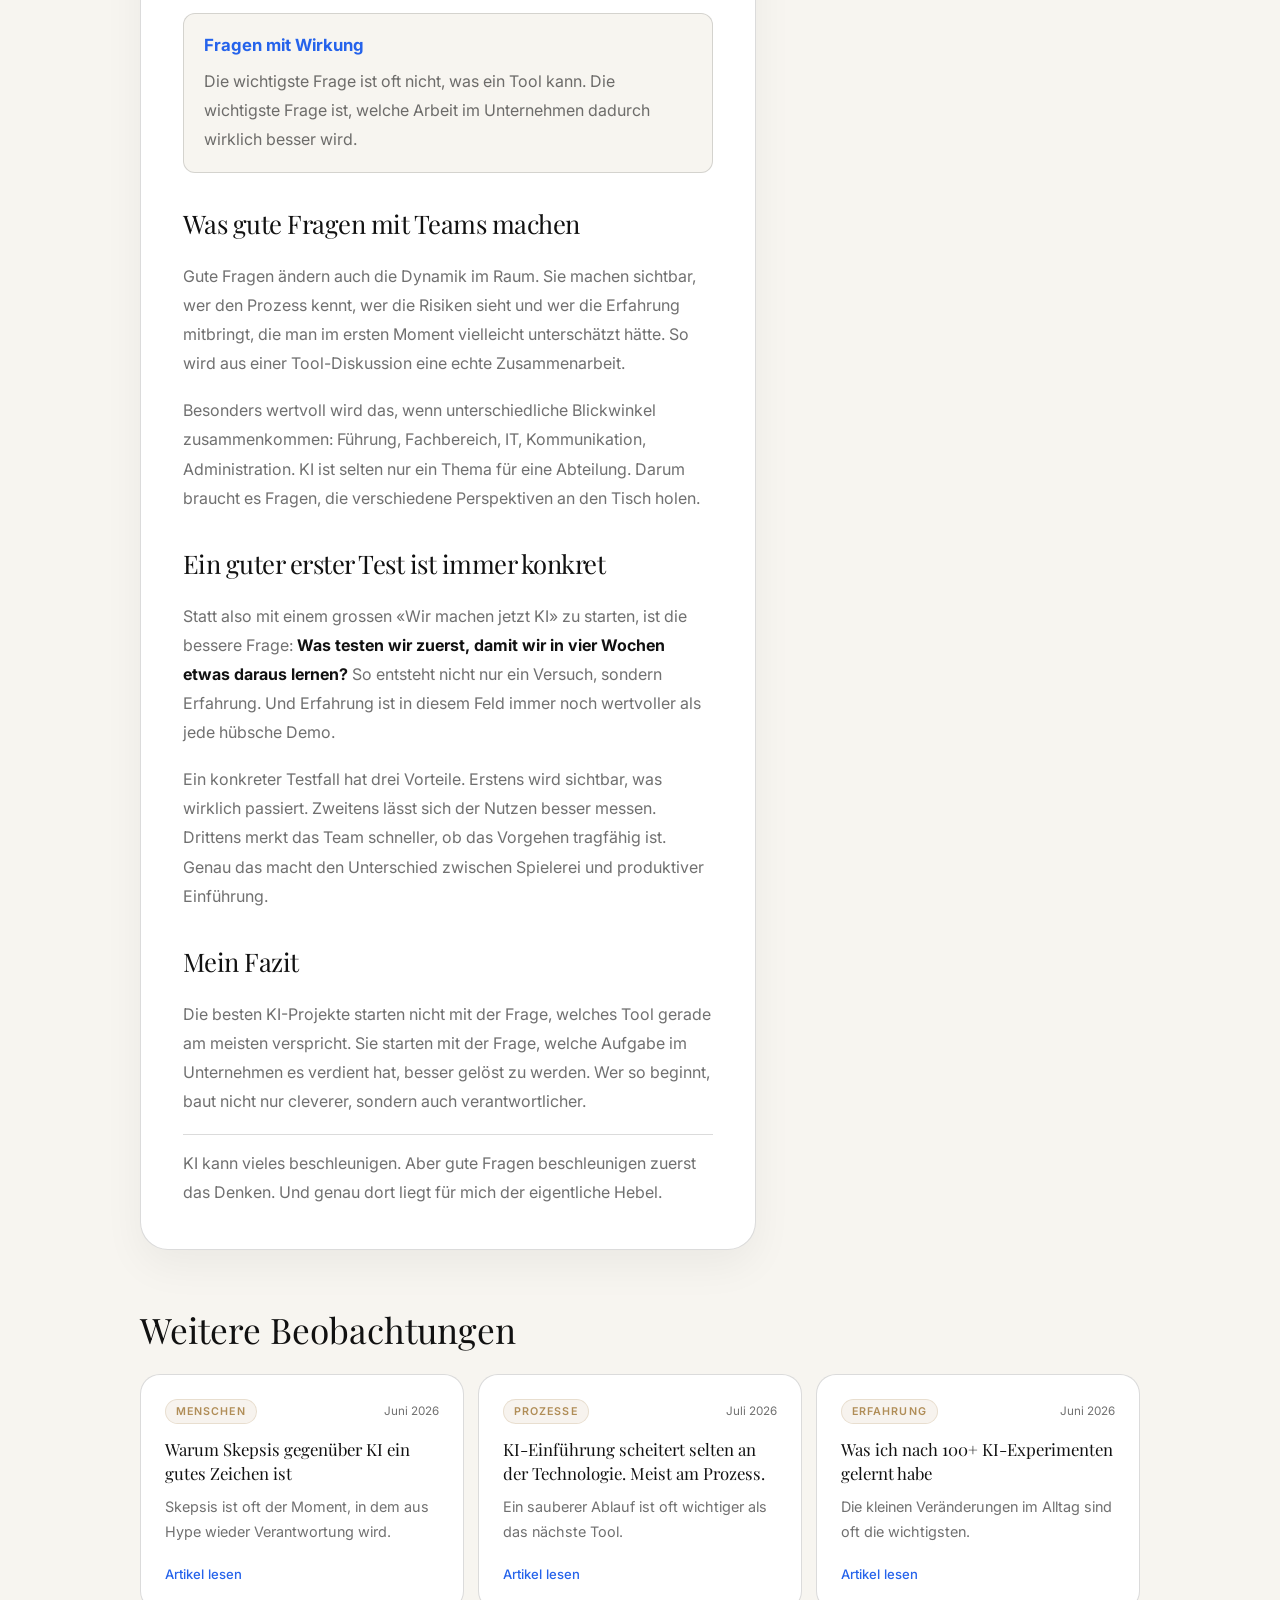
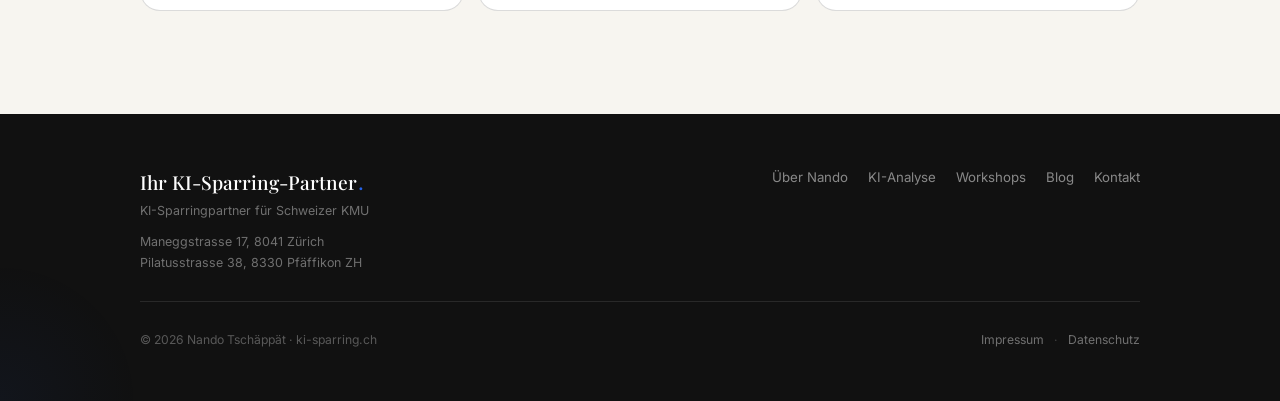
<file: blog/gute-fragen-entscheiden-ueber-ki-nutzen/index.html>
<!DOCTYPE html>
<html lang="de-CH">
<head>
  <meta charset="UTF-8" />
  <meta name="viewport" content="width=device-width, initial-scale=1.0" />
  <title>Die besten KI-Projekte beginnen mit den richtigen Fragen | ki-sparring.ch</title>
  <meta name="description" content="Welche Fragen vor dem ersten KI-Einsatz wirklich zählen und warum sie in Schweizer KMU bessere Entscheidungen ermöglichen." />
  <meta name="robots" content="index, follow" />
  <link rel="canonical" href="https://ki-sparring.ch/blog/gute-fragen-entscheiden-ueber-ki-nutzen/" />
  <meta property="og:title" content="Die besten KI-Projekte beginnen mit den richtigen Fragen" />
  <meta property="og:description" content="Warum gute Fragen in KI-Projekten wichtiger sind als Tool-Listen und wie sie zu klareren Entscheidungen führen." />
  <meta property="og:type" content="article" />
  <meta property="og:url" content="https://ki-sparring.ch/blog/gute-fragen-entscheiden-ueber-ki-nutzen/" />
  <meta property="og:image" content="https://ki-sparring.ch/images/nando-beratung-v2.jpg" />
  <meta name="twitter:card" content="summary_large_image" />
  <meta name="twitter:title" content="Die besten KI-Projekte beginnen mit den richtigen Fragen" />
  <meta name="twitter:description" content="Welche Fragen vor dem ersten KI-Einsatz wirklich zählen und warum sie bessere Entscheidungen möglich machen." />
  <meta name="twitter:image" content="https://ki-sparring.ch/images/nando-beratung-v2.jpg" />
  <meta name="theme-color" content="#F7F5F0" />
  <link rel="preconnect" href="https://fonts.googleapis.com" />
  <link rel="preconnect" href="https://fonts.gstatic.com" crossorigin />
  <link href="https://fonts.googleapis.com/css2?family=Inter:wght@300;400;500;600&family=Playfair+Display:ital,wght@0,400;0,500;1,400&display=swap" rel="stylesheet" />
  <link rel="stylesheet" href="../../css/style.css" />
  <script>
    window.KI_SPARRING_CONFIG = {
      brevoFormsEndpoint: "https://api.cleverassistant.ch/api/brevo/forms"
    };
  </script>
  <script type="application/ld+json">
  {
    "@context": "https://schema.org",
    "@type": "BlogPosting",
    "headline": "Die besten KI-Projekte beginnen mit den richtigen Fragen",
    "description": "Welche Fragen vor dem ersten KI-Einsatz wirklich zählen und warum sie in Schweizer KMU bessere Entscheidungen ermöglichen.",
    "image": "https://ki-sparring.ch/images/nando-beratung-v2.jpg",
    "author": {
      "@type": "Person",
      "name": "Nando Tschäppät"
    },
    "publisher": {
      "@type": "Organization",
      "name": "ki-sparring.ch",
      "logo": {
        "@type": "ImageObject",
        "url": "https://ki-sparring.ch/images/nando-portrait.jpg"
      }
    },
    "mainEntityOfPage": "https://ki-sparring.ch/blog/gute-fragen-entscheiden-ueber-ki-nutzen/",
    "datePublished": "2026-07-01",
    "dateModified": "2026-07-01"
  }
  </script>
</head>
<body class="blog-page">
  <nav id="nav" aria-label="Hauptnavigation">
    <div class="nav-inner">
      <a href="/" class="nav-logo" aria-label="Zur Startseite">
        <span class="logo-text"><span class="formality-sie">Ihr KI-Sparring-Partner</span><span class="formality-du">Dein KI-Sparring-Partner</span></span><span class="logo-dot">.</span>
      </a>
      <button class="nav-toggle" aria-label="Menü öffnen" aria-expanded="false" aria-controls="nav-menu">
        <span></span><span></span>
      </button>
      <ul id="nav-menu" class="nav-links" role="list">
        <li><a href="/#positionierung" class="nav-link">Über Nando</a></li>
        <li><a href="/#analyse" class="nav-link">KI-Analyse</a></li>
        <li><a href="/#workshops" class="nav-link">Workshops</a></li>
        <li><a href="/blog/" class="nav-link active">Blog</a></li>
        <li><a href="/#kontakt" class="nav-cta">KI-Analyse anfragen</a></li>
      </ul>
    </div>
  </nav>

  <main class="blog-shell">
    <header class="blog-hero">
      <div class="container">
        <nav class="breadcrumb" aria-label="Breadcrumb">
          <a href="/">Startseite</a><span aria-hidden="true">/</span><a href="/blog/">Blog</a><span aria-hidden="true">/</span><span>Fragen</span>
        </nav>
        <div class="blog-kicker">Fragen · Klarheit · KI Schweiz</div>
        <div class="blog-hero-grid">
          <div>
            <h1 class="blog-title">Die besten KI-Projekte beginnen mit den richtigen Fragen</h1>
            <p class="blog-dek">
              Viele Unternehmen suchen zuerst nach dem richtigen Tool. Ich suche zuerst nach der richtigen Frage.
              Denn gute Fragen verkleinern das Risiko, machen den Nutzen sichtbarer und verhindern, dass man KI an
              der falschen Stelle einsetzt.
            </p>
            <div class="blog-meta-row">
              <span class="blog-meta-pill"><strong>Nando Tschäppät</strong></span>
              <span class="blog-meta-pill">1. Juli 2026</span>
              <span class="blog-meta-pill">Lesedauer: ca. 8 Minuten</span>
            </div>
          </div>
          <aside class="blog-summary">
            <h2>Worum es hier geht</h2>
            <p>
              Wer KI mit den richtigen Fragen beginnt, spart sich spätere Korrekturen, Missverständnisse und unnötige Pilotprojekte.
            </p>
            <ul>
              <li>Fragen helfen beim Priorisieren.</li>
              <li>Fragen machen Verantwortung sichtbar.</li>
              <li>Fragen liefern bessere Bedingungen für den ersten Test.</li>
            </ul>
            <div class="blog-actions">
              <a class="btn btn-primary" href="/#kontakt">Mit Nando sprechen</a>
              <a class="btn btn-ghost" href="/blog/ki-einfuehrung-scheitert-am-prozess/">Vorheriger Artikel</a>
            </div>
          </aside>
        </div>
      </div>
    </header>

    <article class="blog-article">
      <div class="container blog-article-inner">
        <div class="blog-content">
          <p>
            Ich habe in den letzten Jahren viele Gespräche erlebt, in denen Teams über KI gesprochen haben, als wäre das
            Wichtigste die Tool-Wahl. Das ist verständlich, aber oft der falsche Startpunkt.
            Denn nicht das Tool bestimmt den Wert, sondern die Frage, die man an das Tool stellt.
          </p>

          <p>
            Gute Fragen sind in KI-Projekten so etwas wie ein Filter. Sie helfen zu erkennen, ob ein Vorhaben wirklich
            einen betriebswirtschaftlichen Nutzen hat oder nur nach Innovation aussieht.
            Sie helfen auch, Verantwortungen sauber zu verteilen und den ersten Schritt klein genug zu halten.
          </p>

          <h2>Warum Fragen stärker sind als Tool-Listen</h2>
          <p>
            Eine Tool-Liste klingt schnell beeindruckend. Sie vermittelt das Gefühl, bereits einen Schritt weiter zu sein.
            In Wahrheit beantwortet sie aber fast nie die wesentlichen Fragen:
            <strong>Was soll besser werden?</strong>
            <strong>Wer arbeitet damit?</strong>
            <strong>Woran merken wir, dass es funktioniert?</strong>
            Ohne diese Antworten bleiben viele KI-Projekte lose Ideen.
          </p>

          <p>
            Ich mag Fragen, weil sie eine Sache sofort verändern: Sie holen die Diskussion weg vom allgemeinen Hype
            und zurück in den konkreten Alltag. Dort wird sichtbar, ob KI ein echter Hebel ist oder nur ein nettes Thema
            für eine Präsentation.
          </p>

          <blockquote>
            <p>Gute Fragen sind oft wertvoller als schnelle Antworten, weil sie bessere Antworten erst möglich machen.</p>
          </blockquote>

          <h2>Die sieben Fragen, die ich fast immer stelle</h2>
          <p>
            Wenn ich mit Unternehmerinnen, Unternehmern oder Führungsteams über einen möglichen Einsatz von KI spreche,
            beginne ich häufig mit denselben sieben Fragen:
          </p>

          <ol>
            <li><strong>Welche Aufgabe kostet heute unnötig viel Zeit?</strong> Ohne klares Problem gibt es keine sinnvolle Lösung.</li>
            <li><strong>Wer arbeitet damit?</strong> Ein Tool ist nur dann nützlich, wenn es für die Menschen passt, die es täglich nutzen.</li>
            <li><strong>Welche Daten dürfen hinein und welche nicht?</strong> Vertraulichkeit und Datensparsamkeit sind keine Nebensache.</li>
            <li><strong>Wie wird das Resultat geprüft?</strong> Ein Output ohne Qualitätskontrolle ist nur ein Vorschlag, keine Entscheidung.</li>
            <li><strong>Was ist der kleinste Testfall?</strong> Ein kleiner Einstieg ist kontrollierbarer und oft ehrlicher als ein grosser Pilot.</li>
            <li><strong>Woran erkennen wir Erfolg?</strong> Wenn der Nutzen nicht messbar oder zumindest beobachtbar ist, bleibt alles vage.</li>
            <li><strong>Wer trägt die Verantwortung?</strong> Auch mit KI bleibt die letzte Entscheidung beim Menschen.</li>
          </ol>

          <p>
            Diese Fragen sind nicht spektakulär. Genau das ist ihr Vorteil. Sie holen das Thema auf den Boden,
            wo Entscheidungen tatsächlich umgesetzt werden müssen.
          </p>

          <h2>Fragen verhindern die falsche Art von Automatisierung</h2>
          <p>
            Viele Menschen denken bei KI zuerst an Automatisierung. Das ist nachvollziehbar, aber auch riskant.
            Nicht jede Aufgabe sollte automatisiert werden. Manche Aufgaben brauchen nur einen besseren ersten Entwurf.
            Manche brauchen Struktur statt Automatik. Und manche sind so wichtig, dass menschliche Prüfung wichtiger ist
            als jede Zeitersparnis.
          </p>

          <p>
            Gute Fragen schützen genau davor, die falsche Stelle zu automatisieren.
            Sie fragen nicht nur, <em>ob</em> KI etwas kann, sondern <em>warum</em> man es dort überhaupt einsetzen sollte.
            Das spart später Frust.
          </p>

          <h2>Ein einfacher Fragemodus für KMU</h2>
          <p>
            In Schweizer KMU ist Pragmatismus oft die beste Voraussetzung für KI.
            Darum arbeite ich gern mit einem einfachen Muster:
          </p>

          <ul>
            <li>Ist der Anwendungsfall häufig genug, dass sich der Aufwand lohnt?</li>
            <li>Ist er klar genug, dass man ihn sauber erklären kann?</li>
            <li>Ist er klein genug, dass man ihn ohne grossen Umbau testen kann?</li>
            <li>Ist er relevant genug, dass ein echter Nutzen entsteht?</li>
          </ul>

          <p>
            Wenn eine dieser Fragen mit Nein beantwortet wird, lohnt es sich meist, noch nicht zu starten.
            Nicht weil KI grundsätzlich nicht passen würde, sondern weil der Zeitpunkt oder die Form noch nicht stimmt.
          </p>

          <div class="blog-note">
            <h3>Fragen mit Wirkung</h3>
            <p>
              Die wichtigste Frage ist oft nicht, was ein Tool kann.
              Die wichtigste Frage ist, welche Arbeit im Unternehmen dadurch wirklich besser wird.
            </p>
          </div>

          <h2>Was gute Fragen mit Teams machen</h2>
          <p>
            Gute Fragen ändern auch die Dynamik im Raum. Sie machen sichtbar, wer den Prozess kennt, wer die Risiken sieht
            und wer die Erfahrung mitbringt, die man im ersten Moment vielleicht unterschätzt hätte.
            So wird aus einer Tool-Diskussion eine echte Zusammenarbeit.
          </p>

          <p>
            Besonders wertvoll wird das, wenn unterschiedliche Blickwinkel zusammenkommen:
            Führung, Fachbereich, IT, Kommunikation, Administration. KI ist selten nur ein Thema für eine Abteilung.
            Darum braucht es Fragen, die verschiedene Perspektiven an den Tisch holen.
          </p>

          <h2>Ein guter erster Test ist immer konkret</h2>
          <p>
            Statt also mit einem grossen «Wir machen jetzt KI» zu starten, ist die bessere Frage:
            <strong>Was testen wir zuerst, damit wir in vier Wochen etwas daraus lernen?</strong>
            So entsteht nicht nur ein Versuch, sondern Erfahrung.
            Und Erfahrung ist in diesem Feld immer noch wertvoller als jede hübsche Demo.
          </p>

          <p>
            Ein konkreter Testfall hat drei Vorteile.
            Erstens wird sichtbar, was wirklich passiert.
            Zweitens lässt sich der Nutzen besser messen.
            Drittens merkt das Team schneller, ob das Vorgehen tragfähig ist.
            Genau das macht den Unterschied zwischen Spielerei und produktiver Einführung.
          </p>

          <h2>Mein Fazit</h2>
          <p>
            Die besten KI-Projekte starten nicht mit der Frage, welches Tool gerade am meisten verspricht.
            Sie starten mit der Frage, welche Aufgabe im Unternehmen es verdient hat, besser gelöst zu werden.
            Wer so beginnt, baut nicht nur cleverer, sondern auch verantwortlicher.
          </p>

          <p class="blog-closing">
            KI kann vieles beschleunigen. Aber gute Fragen beschleunigen zuerst das Denken.
            Und genau dort liegt für mich der eigentliche Hebel.
          </p>
        </div>

        <aside class="blog-sidebar">
          <div class="blog-card">
            <h3>Über Nando</h3>
            <p>
              Ich kombiniere über 25 Jahre digitale Praxis mit B2B-Vertrieb, Kommunikation und KI-Sparring.
              Gute Fragen sind für mich der Anfang jeder sinnvollen Beratung.
            </p>
          </div>
          <div class="blog-card">
            <h3>Weiterlesen</h3>
            <p>
              Wie ein sauberer Prozess die KI-Einführung trägt, erkläre ich im vorherigen Artikel.
            </p>
            <a href="/blog/ki-einfuehrung-scheitert-am-prozess/">Zum vorherigen Artikel</a>
          </div>
          <div class="blog-card blog-quote-card">
            <h3>Merksatz</h3>
            <p>
              Wenn die Frage schlecht ist, ist die Antwort meist teuer.
            </p>
          </div>
        </aside>
      </div>
    </article>

    <section class="blog-related">
      <div class="container">
        <h2>Weitere Beobachtungen</h2>
        <div class="blog-grid">
          <article class="blog-post-card">
            <div class="beob-meta">
              <span class="beob-tag">Menschen</span>
              <span class="beob-date">Juni 2026</span>
            </div>
            <h3 class="beob-title">Warum Skepsis gegenüber KI ein gutes Zeichen ist</h3>
            <p>Skepsis ist oft der Moment, in dem aus Hype wieder Verantwortung wird.</p>
            <a href="/blog/skepsis-gegenueber-ki-gutes-zeichen/" class="beob-read-more">Artikel lesen <i class="fa-solid fa-arrow-right" aria-hidden="true"></i></a>
          </article>
          <article class="blog-post-card">
            <div class="beob-meta">
              <span class="beob-tag">Prozesse</span>
              <span class="beob-date">Juli 2026</span>
            </div>
            <h3 class="beob-title">KI-Einführung scheitert selten an der Technologie. Meist am Prozess.</h3>
            <p>Ein sauberer Ablauf ist oft wichtiger als das nächste Tool.</p>
            <a href="/blog/ki-einfuehrung-scheitert-am-prozess/" class="beob-read-more">Artikel lesen <i class="fa-solid fa-arrow-right" aria-hidden="true"></i></a>
          </article>
          <article class="blog-post-card">
            <div class="beob-meta">
              <span class="beob-tag">Erfahrung</span>
              <span class="beob-date">Juni 2026</span>
            </div>
            <h3 class="beob-title">Was ich nach 100+ KI-Experimenten gelernt habe</h3>
            <p>Die kleinen Veränderungen im Alltag sind oft die wichtigsten.</p>
            <a href="/blog/100-plus-ki-experimente/" class="beob-read-more">Artikel lesen <i class="fa-solid fa-arrow-right" aria-hidden="true"></i></a>
          </article>
        </div>
      </div>
    </section>
  </main>

  <footer class="site-footer">
    <div class="container">
      <div class="footer-top">
        <div class="footer-brand">
          <a href="/" class="footer-logo" aria-label="Zur Startseite">
            <span class="logo-text"><span class="formality-sie">Ihr KI-Sparring-Partner</span><span class="formality-du">Dein KI-Sparring-Partner</span></span><span class="logo-dot">.</span>
          </a>
          <p>KI-Sparringpartner für Schweizer KMU</p>
          <ul class="footer-locations">
            <li>Maneggstrasse 17, 8041 Zürich</li>
            <li>Pilatusstrasse 38, 8330 Pfäffikon ZH</li>
          </ul>
        </div>
        <nav class="footer-nav" aria-label="Footer Navigation">
          <a href="/#positionierung">Über Nando</a>
          <a href="/#analyse">KI-Analyse</a>
          <a href="/#workshops">Workshops</a>
          <a href="/blog/">Blog</a>
          <a href="/#kontakt">Kontakt</a>
        </nav>
      </div>
      <div class="footer-bottom">
        <p class="footer-copy">© 2026 Nando Tschäppät · ki-sparring.ch</p>
        <div class="footer-legal">
          <a href="/impressum/" class="footer-legal-link">Impressum</a>
          <span>·</span>
          <a href="/datenschutz/" class="footer-legal-link">Datenschutz</a>
        </div>
      </div>
    </div>
  </footer>
  <script src="../../js/main.js"></script>
</body>
</html>
</file>
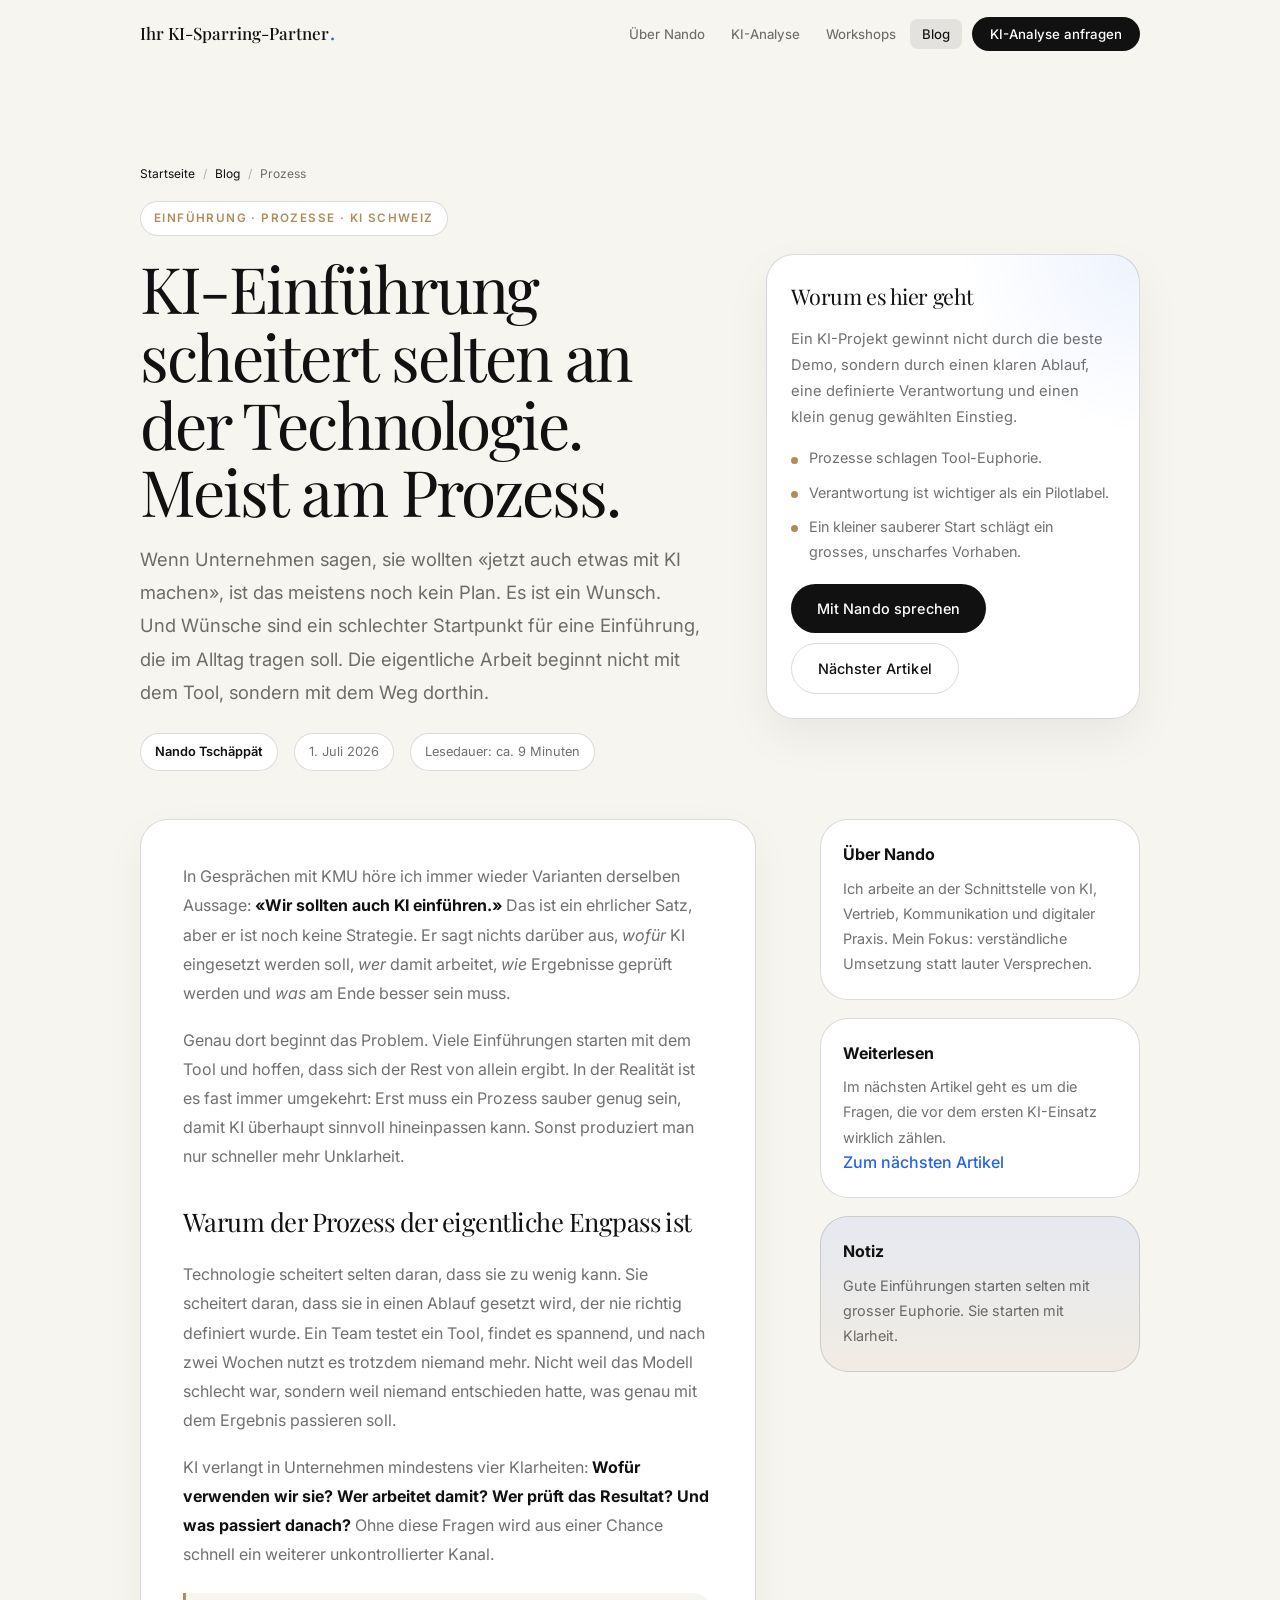
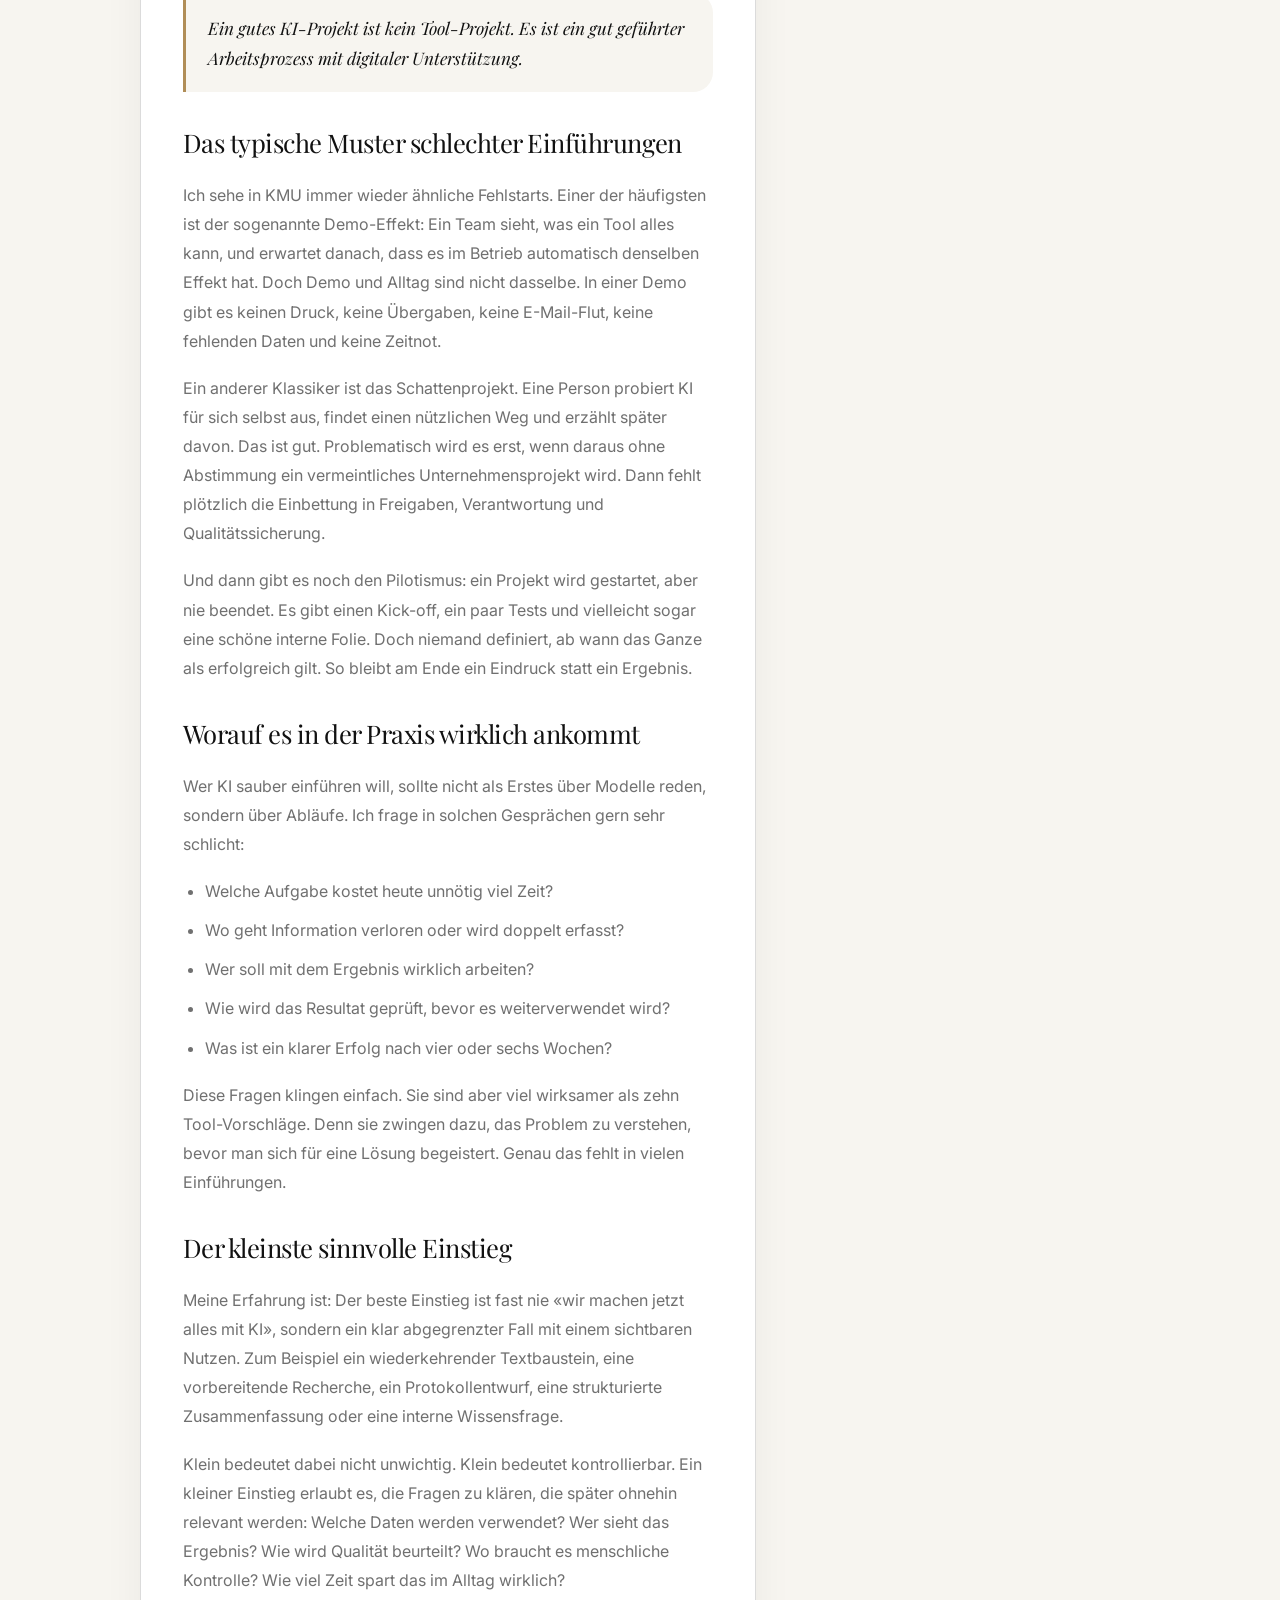
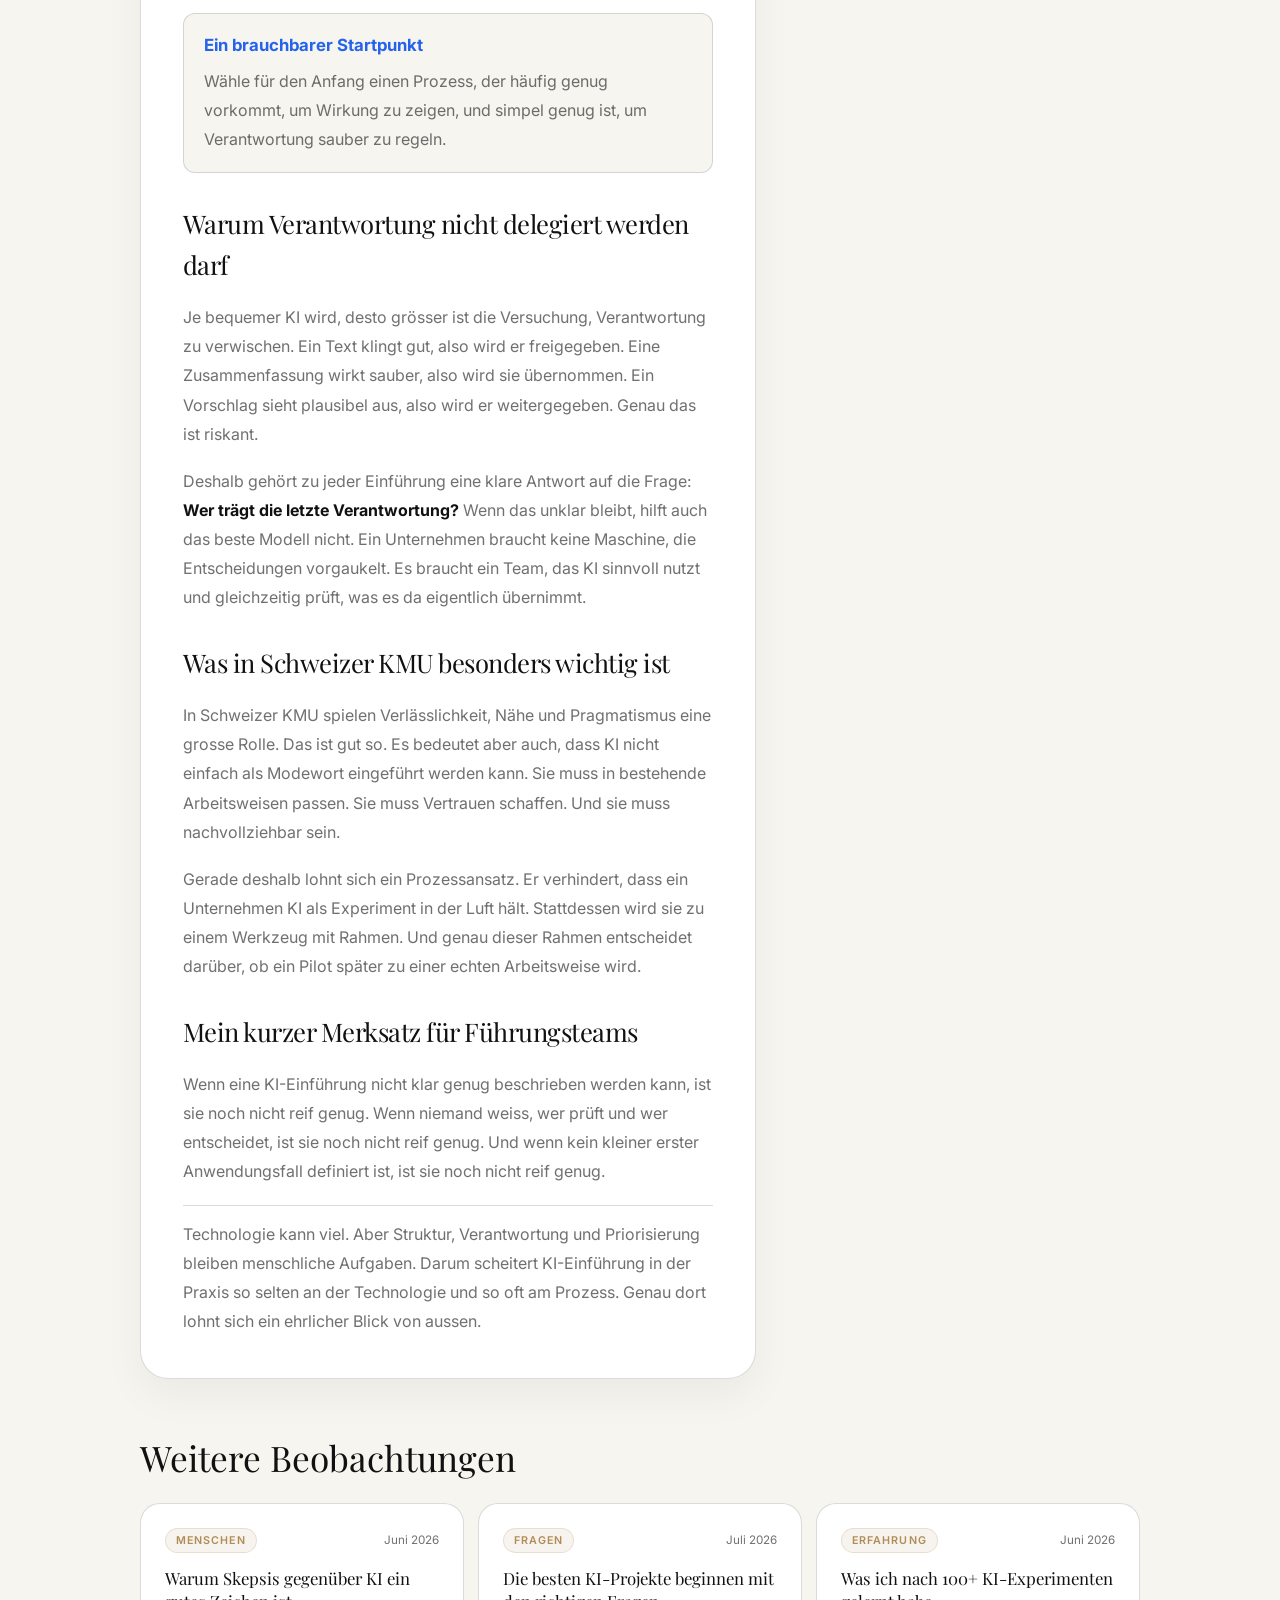
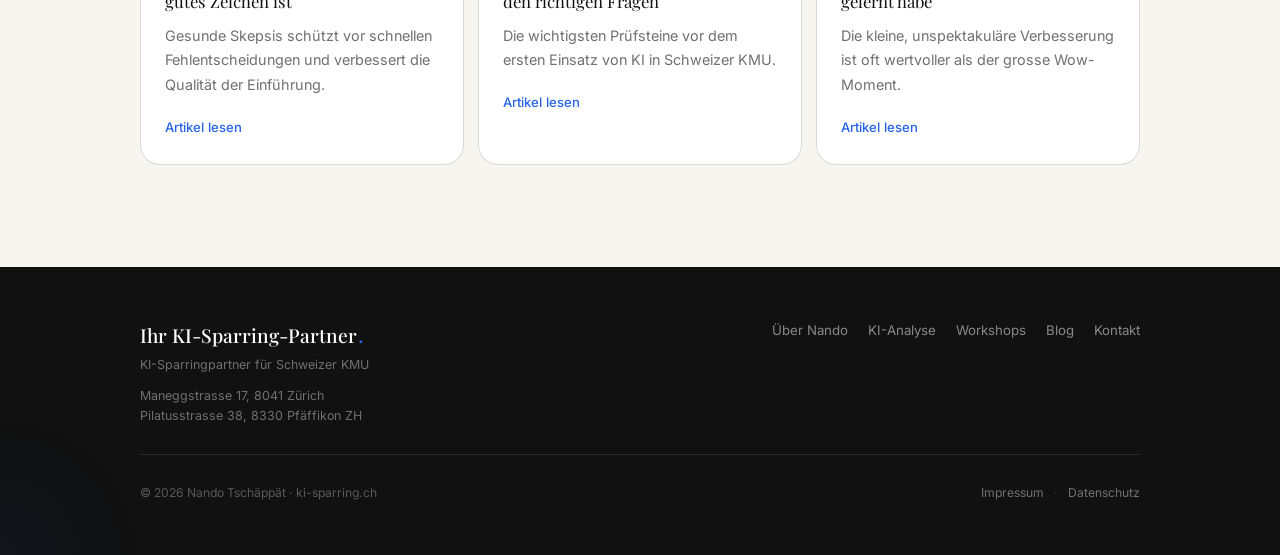
<file: blog/ki-einfuehrung-scheitert-am-prozess/index.html>
<!DOCTYPE html>
<html lang="de-CH">
<head>
  <meta charset="UTF-8" />
  <meta name="viewport" content="width=device-width, initial-scale=1.0" />
  <title>KI-Einführung scheitert selten an der Technologie. Meist am Prozess. | ki-sparring.ch</title>
  <meta name="description" content="Warum KI-Projekte in Schweizer KMU oft nicht an der Technologie scheitern, sondern an Prozessen, Zuständigkeiten und Erwartungen." />
  <meta name="robots" content="index, follow" />
  <link rel="canonical" href="https://ki-sparring.ch/blog/ki-einfuehrung-scheitert-am-prozess/" />
  <meta property="og:title" content="KI-Einführung scheitert selten an der Technologie. Meist am Prozess." />
  <meta property="og:description" content="Ein praxisnaher Blick darauf, warum KI-Projekte in KMU klare Prozesse, Verantwortungen und kleine Einstiege brauchen." />
  <meta property="og:type" content="article" />
  <meta property="og:url" content="https://ki-sparring.ch/blog/ki-einfuehrung-scheitert-am-prozess/" />
  <meta property="og:image" content="https://ki-sparring.ch/images/nando-workshop-v2.jpg" />
  <meta name="twitter:card" content="summary_large_image" />
  <meta name="twitter:title" content="KI-Einführung scheitert selten an der Technologie. Meist am Prozess." />
  <meta name="twitter:description" content="Warum KI-Projekte in Schweizer KMU an Prozessen, Zuständigkeiten und Erwartungen scheitern können." />
  <meta name="twitter:image" content="https://ki-sparring.ch/images/nando-workshop-v2.jpg" />
  <meta name="theme-color" content="#F7F5F0" />
  <link rel="preconnect" href="https://fonts.googleapis.com" />
  <link rel="preconnect" href="https://fonts.gstatic.com" crossorigin />
  <link href="https://fonts.googleapis.com/css2?family=Inter:wght@300;400;500;600&family=Playfair+Display:ital,wght@0,400;0,500;1,400&display=swap" rel="stylesheet" />
  <link rel="stylesheet" href="../../css/style.css" />
  <script>
    window.KI_SPARRING_CONFIG = {
      brevoFormsEndpoint: "https://api.cleverassistant.ch/api/brevo/forms"
    };
  </script>
  <script type="application/ld+json">
  {
    "@context": "https://schema.org",
    "@type": "BlogPosting",
    "headline": "KI-Einführung scheitert selten an der Technologie. Meist am Prozess.",
    "description": "Warum KI-Projekte in Schweizer KMU oft nicht an der Technologie scheitern, sondern an Prozessen, Zuständigkeiten und Erwartungen.",
    "image": "https://ki-sparring.ch/images/nando-workshop-v2.jpg",
    "author": {
      "@type": "Person",
      "name": "Nando Tschäppät"
    },
    "publisher": {
      "@type": "Organization",
      "name": "ki-sparring.ch",
      "logo": {
        "@type": "ImageObject",
        "url": "https://ki-sparring.ch/images/nando-portrait.jpg"
      }
    },
    "mainEntityOfPage": "https://ki-sparring.ch/blog/ki-einfuehrung-scheitert-am-prozess/",
    "datePublished": "2026-07-01",
    "dateModified": "2026-07-01"
  }
  </script>
</head>
<body class="blog-page">
  <nav id="nav" aria-label="Hauptnavigation">
    <div class="nav-inner">
      <a href="/" class="nav-logo" aria-label="Zur Startseite">
        <span class="logo-text"><span class="formality-sie">Ihr KI-Sparring-Partner</span><span class="formality-du">Dein KI-Sparring-Partner</span></span><span class="logo-dot">.</span>
      </a>
      <button class="nav-toggle" aria-label="Menü öffnen" aria-expanded="false" aria-controls="nav-menu">
        <span></span><span></span>
      </button>
      <ul id="nav-menu" class="nav-links" role="list">
        <li><a href="/#positionierung" class="nav-link">Über Nando</a></li>
        <li><a href="/#analyse" class="nav-link">KI-Analyse</a></li>
        <li><a href="/#workshops" class="nav-link">Workshops</a></li>
        <li><a href="/blog/" class="nav-link active">Blog</a></li>
        <li><a href="/#kontakt" class="nav-cta">KI-Analyse anfragen</a></li>
      </ul>
    </div>
  </nav>

  <main class="blog-shell">
    <header class="blog-hero">
      <div class="container">
        <nav class="breadcrumb" aria-label="Breadcrumb">
          <a href="/">Startseite</a><span aria-hidden="true">/</span><a href="/blog/">Blog</a><span aria-hidden="true">/</span><span>Prozess</span>
        </nav>
        <div class="blog-kicker">Einführung · Prozesse · KI Schweiz</div>
        <div class="blog-hero-grid">
          <div>
            <h1 class="blog-title">KI-Einführung scheitert selten an der Technologie. Meist am Prozess.</h1>
            <p class="blog-dek">
              Wenn Unternehmen sagen, sie wollten «jetzt auch etwas mit KI machen», ist das meistens noch kein Plan.
              Es ist ein Wunsch. Und Wünsche sind ein schlechter Startpunkt für eine Einführung, die im Alltag tragen soll.
              Die eigentliche Arbeit beginnt nicht mit dem Tool, sondern mit dem Weg dorthin.
            </p>
            <div class="blog-meta-row">
              <span class="blog-meta-pill"><strong>Nando Tschäppät</strong></span>
              <span class="blog-meta-pill">1. Juli 2026</span>
              <span class="blog-meta-pill">Lesedauer: ca. 9 Minuten</span>
            </div>
          </div>
          <aside class="blog-summary">
            <h2>Worum es hier geht</h2>
            <p>
              Ein KI-Projekt gewinnt nicht durch die beste Demo, sondern durch einen klaren Ablauf, eine definierte Verantwortung
              und einen klein genug gewählten Einstieg.
            </p>
            <ul>
              <li>Prozesse schlagen Tool-Euphorie.</li>
              <li>Verantwortung ist wichtiger als ein Pilotlabel.</li>
              <li>Ein kleiner sauberer Start schlägt ein grosses, unscharfes Vorhaben.</li>
            </ul>
            <div class="blog-actions">
              <a class="btn btn-primary" href="/#kontakt">Mit Nando sprechen</a>
              <a class="btn btn-ghost" href="/blog/gute-fragen-entscheiden-ueber-ki-nutzen/">Nächster Artikel</a>
            </div>
          </aside>
        </div>
      </div>
    </header>

    <article class="blog-article">
      <div class="container blog-article-inner">
        <div class="blog-content">
          <p>
            In Gesprächen mit KMU höre ich immer wieder Varianten derselben Aussage:
            <strong>«Wir sollten auch KI einführen.»</strong>
            Das ist ein ehrlicher Satz, aber er ist noch keine Strategie.
            Er sagt nichts darüber aus, <em>wofür</em> KI eingesetzt werden soll, <em>wer</em> damit arbeitet,
            <em>wie</em> Ergebnisse geprüft werden und <em>was</em> am Ende besser sein muss.
          </p>

          <p>
            Genau dort beginnt das Problem. Viele Einführungen starten mit dem Tool und hoffen,
            dass sich der Rest von allein ergibt. In der Realität ist es fast immer umgekehrt:
            Erst muss ein Prozess sauber genug sein, damit KI überhaupt sinnvoll hineinpassen kann.
            Sonst produziert man nur schneller mehr Unklarheit.
          </p>

          <h2>Warum der Prozess der eigentliche Engpass ist</h2>
          <p>
            Technologie scheitert selten daran, dass sie zu wenig kann. Sie scheitert daran, dass sie in einen Ablauf
            gesetzt wird, der nie richtig definiert wurde. Ein Team testet ein Tool, findet es spannend, und nach zwei Wochen
            nutzt es trotzdem niemand mehr. Nicht weil das Modell schlecht war, sondern weil niemand entschieden hatte,
            was genau mit dem Ergebnis passieren soll.
          </p>

          <p>
            KI verlangt in Unternehmen mindestens vier Klarheiten:
            <strong>Wofür verwenden wir sie?</strong>
            <strong>Wer arbeitet damit?</strong>
            <strong>Wer prüft das Resultat?</strong>
            <strong>Und was passiert danach?</strong>
            Ohne diese Fragen wird aus einer Chance schnell ein weiterer unkontrollierter Kanal.
          </p>

          <blockquote>
            <p>Ein gutes KI-Projekt ist kein Tool-Projekt. Es ist ein gut geführter Arbeitsprozess mit digitaler Unterstützung.</p>
          </blockquote>

          <h2>Das typische Muster schlechter Einführungen</h2>
          <p>
            Ich sehe in KMU immer wieder ähnliche Fehlstarts. Einer der häufigsten ist der sogenannte Demo-Effekt:
            Ein Team sieht, was ein Tool alles kann, und erwartet danach, dass es im Betrieb automatisch denselben Effekt hat.
            Doch Demo und Alltag sind nicht dasselbe. In einer Demo gibt es keinen Druck, keine Übergaben, keine E-Mail-Flut,
            keine fehlenden Daten und keine Zeitnot.
          </p>

          <p>
            Ein anderer Klassiker ist das Schattenprojekt. Eine Person probiert KI für sich selbst aus,
            findet einen nützlichen Weg und erzählt später davon. Das ist gut. Problematisch wird es erst,
            wenn daraus ohne Abstimmung ein vermeintliches Unternehmensprojekt wird.
            Dann fehlt plötzlich die Einbettung in Freigaben, Verantwortung und Qualitätssicherung.
          </p>

          <p>
            Und dann gibt es noch den Pilotismus: ein Projekt wird gestartet, aber nie beendet.
            Es gibt einen Kick-off, ein paar Tests und vielleicht sogar eine schöne interne Folie.
            Doch niemand definiert, ab wann das Ganze als erfolgreich gilt.
            So bleibt am Ende ein Eindruck statt ein Ergebnis.
          </p>

          <h2>Worauf es in der Praxis wirklich ankommt</h2>
          <p>
            Wer KI sauber einführen will, sollte nicht als Erstes über Modelle reden, sondern über Abläufe.
            Ich frage in solchen Gesprächen gern sehr schlicht:
          </p>

          <ul>
            <li>Welche Aufgabe kostet heute unnötig viel Zeit?</li>
            <li>Wo geht Information verloren oder wird doppelt erfasst?</li>
            <li>Wer soll mit dem Ergebnis wirklich arbeiten?</li>
            <li>Wie wird das Resultat geprüft, bevor es weiterverwendet wird?</li>
            <li>Was ist ein klarer Erfolg nach vier oder sechs Wochen?</li>
          </ul>

          <p>
            Diese Fragen klingen einfach. Sie sind aber viel wirksamer als zehn Tool-Vorschläge.
            Denn sie zwingen dazu, das Problem zu verstehen, bevor man sich für eine Lösung begeistert.
            Genau das fehlt in vielen Einführungen.
          </p>

          <h2>Der kleinste sinnvolle Einstieg</h2>
          <p>
            Meine Erfahrung ist: Der beste Einstieg ist fast nie «wir machen jetzt alles mit KI»,
            sondern ein klar abgegrenzter Fall mit einem sichtbaren Nutzen.
            Zum Beispiel ein wiederkehrender Textbaustein, eine vorbereitende Recherche,
            ein Protokollentwurf, eine strukturierte Zusammenfassung oder eine interne Wissensfrage.
          </p>

          <p>
            Klein bedeutet dabei nicht unwichtig. Klein bedeutet kontrollierbar.
            Ein kleiner Einstieg erlaubt es, die Fragen zu klären, die später ohnehin relevant werden:
            Welche Daten werden verwendet? Wer sieht das Ergebnis? Wie wird Qualität beurteilt?
            Wo braucht es menschliche Kontrolle? Wie viel Zeit spart das im Alltag wirklich?
          </p>

          <div class="blog-note">
            <h3>Ein brauchbarer Startpunkt</h3>
            <p>
              Wähle für den Anfang einen Prozess, der häufig genug vorkommt, um Wirkung zu zeigen,
              und simpel genug ist, um Verantwortung sauber zu regeln.
            </p>
          </div>

          <h2>Warum Verantwortung nicht delegiert werden darf</h2>
          <p>
            Je bequemer KI wird, desto grösser ist die Versuchung, Verantwortung zu verwischen.
            Ein Text klingt gut, also wird er freigegeben. Eine Zusammenfassung wirkt sauber, also wird sie übernommen.
            Ein Vorschlag sieht plausibel aus, also wird er weitergegeben. Genau das ist riskant.
          </p>

          <p>
            Deshalb gehört zu jeder Einführung eine klare Antwort auf die Frage:
            <strong>Wer trägt die letzte Verantwortung?</strong>
            Wenn das unklar bleibt, hilft auch das beste Modell nicht.
            Ein Unternehmen braucht keine Maschine, die Entscheidungen vorgaukelt.
            Es braucht ein Team, das KI sinnvoll nutzt und gleichzeitig prüft, was es da eigentlich übernimmt.
          </p>

          <h2>Was in Schweizer KMU besonders wichtig ist</h2>
          <p>
            In Schweizer KMU spielen Verlässlichkeit, Nähe und Pragmatismus eine grosse Rolle.
            Das ist gut so. Es bedeutet aber auch, dass KI nicht einfach als Modewort eingeführt werden kann.
            Sie muss in bestehende Arbeitsweisen passen. Sie muss Vertrauen schaffen.
            Und sie muss nachvollziehbar sein.
          </p>

          <p>
            Gerade deshalb lohnt sich ein Prozessansatz. Er verhindert, dass ein Unternehmen KI als Experiment in der Luft hält.
            Stattdessen wird sie zu einem Werkzeug mit Rahmen. Und genau dieser Rahmen entscheidet darüber,
            ob ein Pilot später zu einer echten Arbeitsweise wird.
          </p>

          <h2>Mein kurzer Merksatz für Führungsteams</h2>
          <p>
            Wenn eine KI-Einführung nicht klar genug beschrieben werden kann, ist sie noch nicht reif genug.
            Wenn niemand weiss, wer prüft und wer entscheidet, ist sie noch nicht reif genug.
            Und wenn kein kleiner erster Anwendungsfall definiert ist, ist sie noch nicht reif genug.
          </p>

          <p class="blog-closing">
            Technologie kann viel. Aber Struktur, Verantwortung und Priorisierung bleiben menschliche Aufgaben.
            Darum scheitert KI-Einführung in der Praxis so selten an der Technologie und so oft am Prozess.
            Genau dort lohnt sich ein ehrlicher Blick von aussen.
          </p>
        </div>

        <aside class="blog-sidebar">
          <div class="blog-card">
            <h3>Über Nando</h3>
            <p>
              Ich arbeite an der Schnittstelle von KI, Vertrieb, Kommunikation und digitaler Praxis.
              Mein Fokus: verständliche Umsetzung statt lauter Versprechen.
            </p>
          </div>
          <div class="blog-card">
            <h3>Weiterlesen</h3>
            <p>
              Im nächsten Artikel geht es um die Fragen, die vor dem ersten KI-Einsatz wirklich zählen.
            </p>
            <a href="/blog/gute-fragen-entscheiden-ueber-ki-nutzen/">Zum nächsten Artikel</a>
          </div>
          <div class="blog-card blog-quote-card">
            <h3>Notiz</h3>
            <p>
              Gute Einführungen starten selten mit grosser Euphorie. Sie starten mit Klarheit.
            </p>
          </div>
        </aside>
      </div>
    </article>

    <section class="blog-related">
      <div class="container">
        <h2>Weitere Beobachtungen</h2>
        <div class="blog-grid">
          <article class="blog-post-card">
            <div class="beob-meta">
              <span class="beob-tag">Menschen</span>
              <span class="beob-date">Juni 2026</span>
            </div>
            <h3 class="beob-title">Warum Skepsis gegenüber KI ein gutes Zeichen ist</h3>
            <p>Gesunde Skepsis schützt vor schnellen Fehlentscheidungen und verbessert die Qualität der Einführung.</p>
            <a href="/blog/skepsis-gegenueber-ki-gutes-zeichen/" class="beob-read-more">Artikel lesen <i class="fa-solid fa-arrow-right" aria-hidden="true"></i></a>
          </article>
          <article class="blog-post-card">
            <div class="beob-meta">
              <span class="beob-tag">Fragen</span>
              <span class="beob-date">Juli 2026</span>
            </div>
            <h3 class="beob-title">Die besten KI-Projekte beginnen mit den richtigen Fragen</h3>
            <p>Die wichtigsten Prüfsteine vor dem ersten Einsatz von KI in Schweizer KMU.</p>
            <a href="/blog/gute-fragen-entscheiden-ueber-ki-nutzen/" class="beob-read-more">Artikel lesen <i class="fa-solid fa-arrow-right" aria-hidden="true"></i></a>
          </article>
          <article class="blog-post-card">
            <div class="beob-meta">
              <span class="beob-tag">Erfahrung</span>
              <span class="beob-date">Juni 2026</span>
            </div>
            <h3 class="beob-title">Was ich nach 100+ KI-Experimenten gelernt habe</h3>
            <p>Die kleine, unspektakuläre Verbesserung ist oft wertvoller als der grosse Wow-Moment.</p>
            <a href="/blog/100-plus-ki-experimente/" class="beob-read-more">Artikel lesen <i class="fa-solid fa-arrow-right" aria-hidden="true"></i></a>
          </article>
        </div>
      </div>
    </section>
  </main>

  <footer class="site-footer">
    <div class="container">
      <div class="footer-top">
        <div class="footer-brand">
          <a href="/" class="footer-logo" aria-label="Zur Startseite">
            <span class="logo-text"><span class="formality-sie">Ihr KI-Sparring-Partner</span><span class="formality-du">Dein KI-Sparring-Partner</span></span><span class="logo-dot">.</span>
          </a>
          <p>KI-Sparringpartner für Schweizer KMU</p>
          <ul class="footer-locations">
            <li>Maneggstrasse 17, 8041 Zürich</li>
            <li>Pilatusstrasse 38, 8330 Pfäffikon ZH</li>
          </ul>
        </div>
        <nav class="footer-nav" aria-label="Footer Navigation">
          <a href="/#positionierung">Über Nando</a>
          <a href="/#analyse">KI-Analyse</a>
          <a href="/#workshops">Workshops</a>
          <a href="/blog/">Blog</a>
          <a href="/#kontakt">Kontakt</a>
        </nav>
      </div>
      <div class="footer-bottom">
        <p class="footer-copy">© 2026 Nando Tschäppät · ki-sparring.ch</p>
        <div class="footer-legal">
          <a href="/impressum/" class="footer-legal-link">Impressum</a>
          <span>·</span>
          <a href="/datenschutz/" class="footer-legal-link">Datenschutz</a>
        </div>
      </div>
    </div>
  </footer>
  <script src="../../js/main.js"></script>
</body>
</html>
</file>
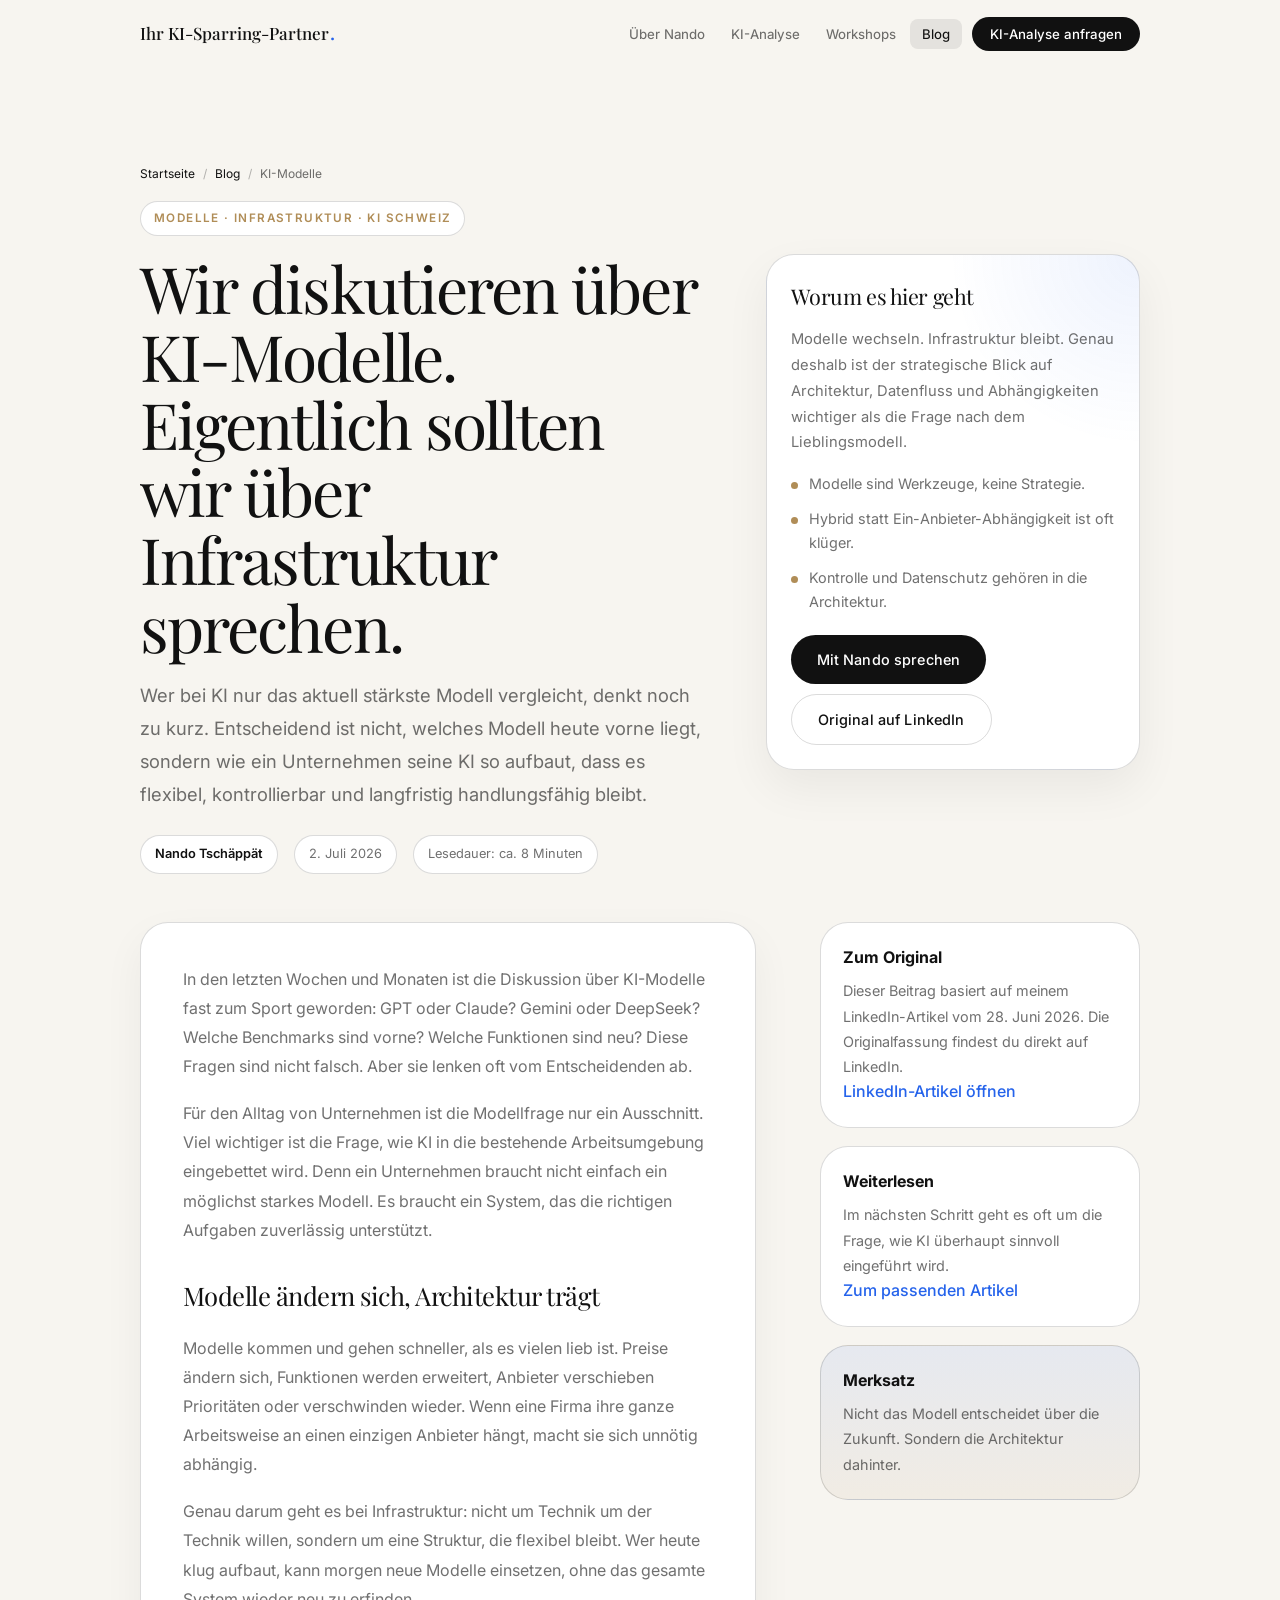
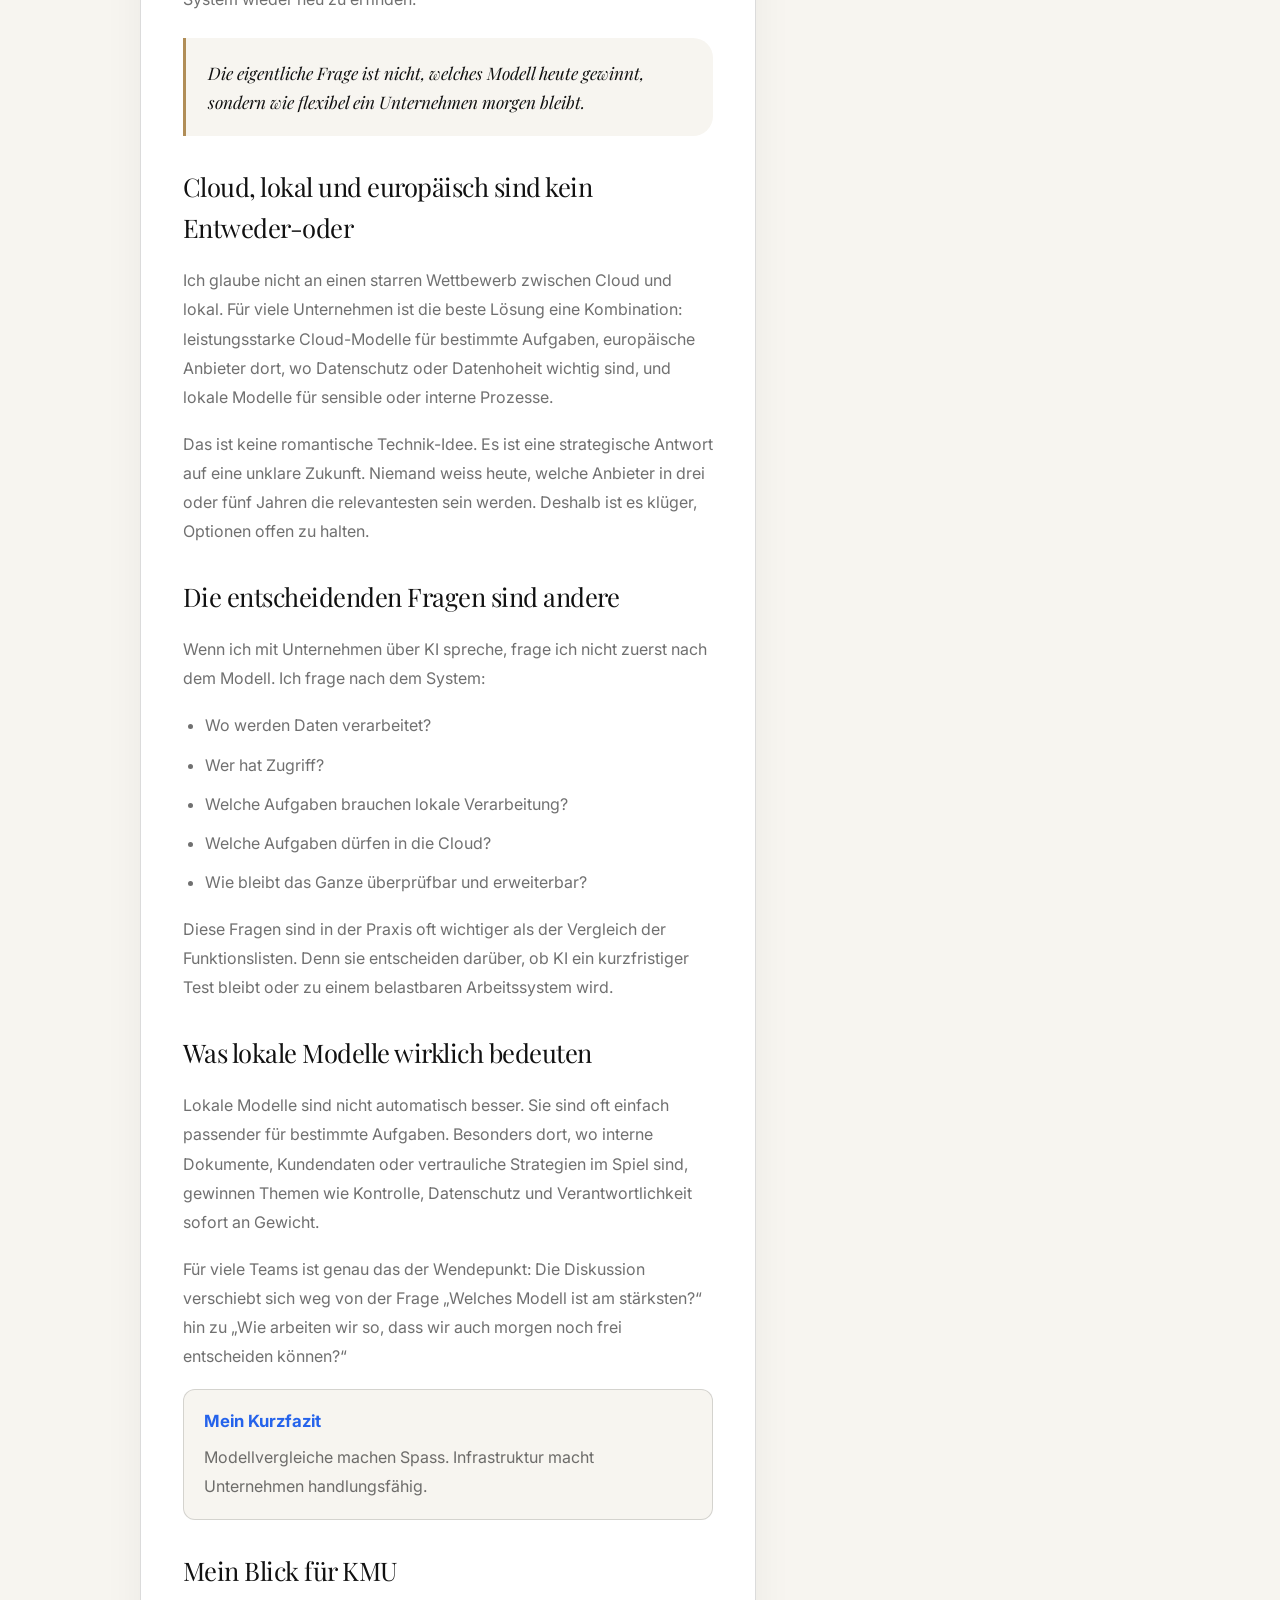
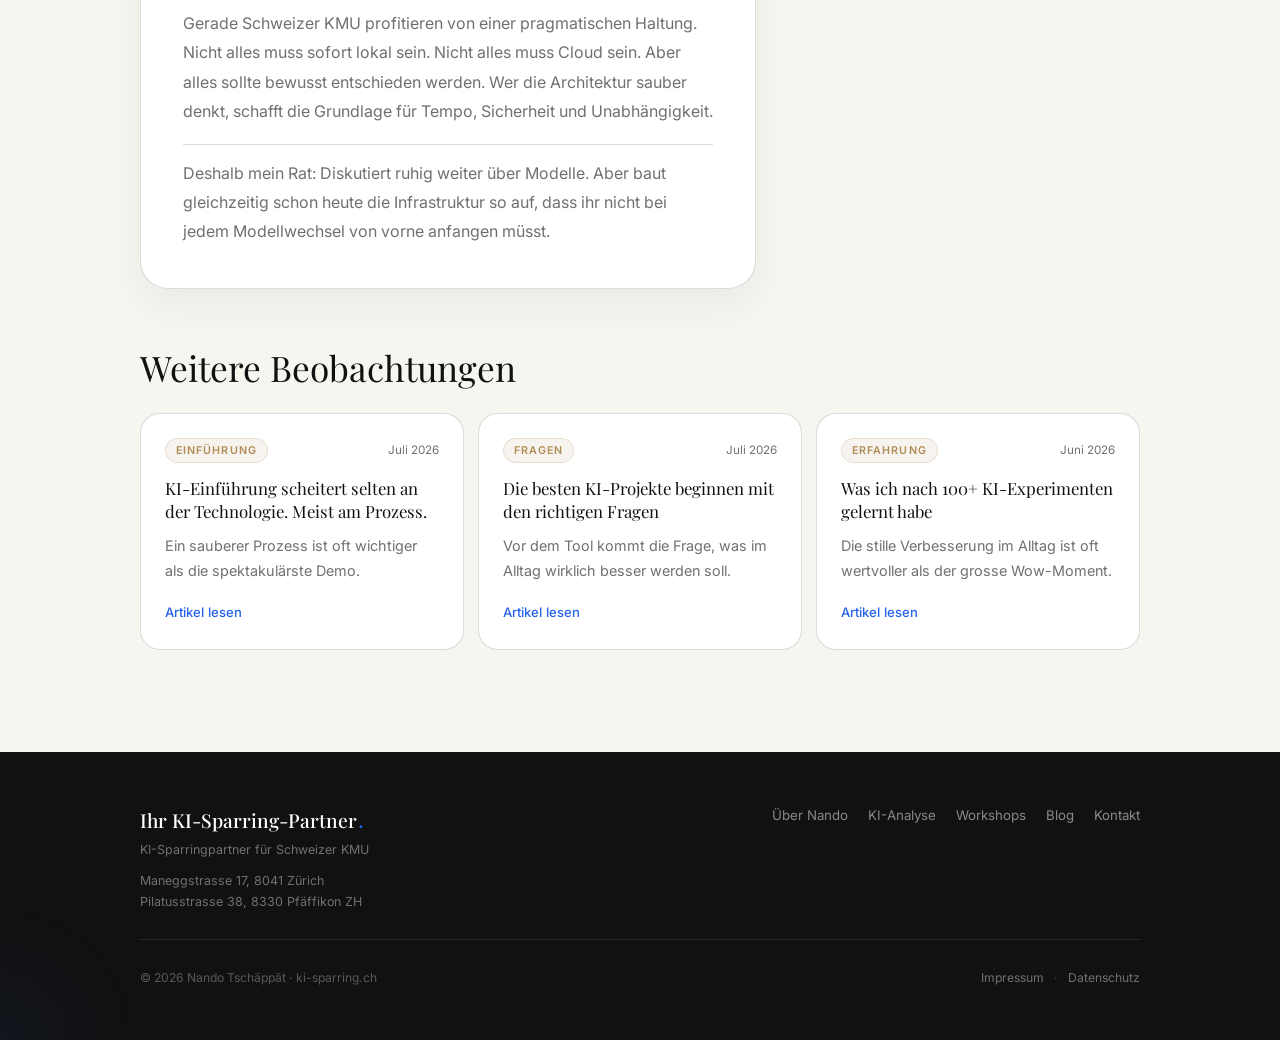
<file: blog/ki-modelle-infrastruktur/index.html>
<!DOCTYPE html>
<html lang="de-CH">
<head>
  <meta charset="UTF-8" />
  <meta name="viewport" content="width=device-width, initial-scale=1.0" />
  <title>Wir diskutieren über KI-Modelle. Eigentlich sollten wir über Infrastruktur sprechen. | ki-sparring.ch</title>
  <meta name="description" content="Warum der Modellvergleich nur ein Teil der KI-Strategie ist und weshalb Infrastruktur, Kontrolle und Flexibilität für Unternehmen entscheidender sind." />
  <meta name="robots" content="index, follow" />
  <link rel="canonical" href="https://ki-sparring.ch/blog/ki-modelle-infrastruktur/" />
  <meta property="og:title" content="Wir diskutieren über KI-Modelle. Eigentlich sollten wir über Infrastruktur sprechen." />
  <meta property="og:description" content="Ein praktischer Blick darauf, warum Unternehmen nicht nur Modelle vergleichen sollten, sondern ihre KI-Infrastruktur strategisch aufbauen müssen." />
  <meta property="og:type" content="article" />
  <meta property="og:url" content="https://ki-sparring.ch/blog/ki-modelle-infrastruktur/" />
  <meta property="og:image" content="https://ki-sparring.ch/images/nando-desk-v2.jpg" />
  <meta name="twitter:card" content="summary_large_image" />
  <meta name="twitter:title" content="Wir diskutieren über KI-Modelle. Eigentlich sollten wir über Infrastruktur sprechen." />
  <meta name="twitter:description" content="Warum Infrastruktur, Kontrolle und Flexibilität wichtiger sind als der reine Modellvergleich." />
  <meta name="twitter:image" content="https://ki-sparring.ch/images/nando-desk-v2.jpg" />
  <meta name="theme-color" content="#F7F5F0" />
  <link rel="preconnect" href="https://fonts.googleapis.com" />
  <link rel="preconnect" href="https://fonts.gstatic.com" crossorigin />
  <link href="https://fonts.googleapis.com/css2?family=Inter:wght@300;400;500;600&family=Playfair+Display:ital,wght@0,400;0,500;1,400&display=swap" rel="stylesheet" />
  <link rel="stylesheet" href="../../css/style.css" />
  <script>
    window.KI_SPARRING_CONFIG = {
      brevoFormsEndpoint: "https://api.cleverassistant.ch/api/brevo/forms"
    };
  </script>
  <script type="application/ld+json">
  {
    "@context": "https://schema.org",
    "@type": "BlogPosting",
    "headline": "Wir diskutieren über KI-Modelle. Eigentlich sollten wir über Infrastruktur sprechen.",
    "description": "Warum der Modellvergleich nur ein Teil der KI-Strategie ist und weshalb Infrastruktur, Kontrolle und Flexibilität für Unternehmen entscheidender sind.",
    "image": "https://ki-sparring.ch/images/nando-desk-v2.jpg",
    "author": {
      "@type": "Person",
      "name": "Nando Tschäppät"
    },
    "publisher": {
      "@type": "Organization",
      "name": "ki-sparring.ch",
      "logo": {
        "@type": "ImageObject",
        "url": "https://ki-sparring.ch/images/nando-portrait.jpg"
      }
    },
    "mainEntityOfPage": "https://ki-sparring.ch/blog/ki-modelle-infrastruktur/",
    "datePublished": "2026-07-02",
    "dateModified": "2026-07-02"
  }
  </script>
</head>
<body class="blog-page">
  <nav id="nav" aria-label="Hauptnavigation">
    <div class="nav-inner">
      <a href="/" class="nav-logo" aria-label="Zur Startseite">
        <span class="logo-text"><span class="formality-sie">Ihr KI-Sparring-Partner</span><span class="formality-du">Dein KI-Sparring-Partner</span></span><span class="logo-dot">.</span>
      </a>
      <button class="nav-toggle" aria-label="Menü öffnen" aria-expanded="false" aria-controls="nav-menu">
        <span></span><span></span>
      </button>
      <ul id="nav-menu" class="nav-links" role="list">
        <li><a href="/#positionierung" class="nav-link">Über Nando</a></li>
        <li><a href="/#analyse" class="nav-link">KI-Analyse</a></li>
        <li><a href="/#workshops" class="nav-link">Workshops</a></li>
        <li><a href="/blog/" class="nav-link active">Blog</a></li>
        <li><a href="/#kontakt" class="nav-cta">KI-Analyse anfragen</a></li>
      </ul>
    </div>
  </nav>

  <main class="blog-shell">
    <header class="blog-hero">
      <div class="container">
        <nav class="breadcrumb" aria-label="Breadcrumb">
          <a href="/">Startseite</a><span aria-hidden="true">/</span><a href="/blog/">Blog</a><span aria-hidden="true">/</span><span>KI-Modelle</span>
        </nav>
        <div class="blog-kicker">Modelle · Infrastruktur · KI Schweiz</div>
        <div class="blog-hero-grid">
          <div>
            <h1 class="blog-title">Wir diskutieren über KI-Modelle. Eigentlich sollten wir über Infrastruktur sprechen.</h1>
            <p class="blog-dek">
              Wer bei KI nur das aktuell stärkste Modell vergleicht, denkt noch zu kurz.
              Entscheidend ist nicht, welches Modell heute vorne liegt, sondern wie ein Unternehmen seine KI so aufbaut,
              dass es flexibel, kontrollierbar und langfristig handlungsfähig bleibt.
            </p>
            <div class="blog-meta-row">
              <span class="blog-meta-pill"><strong>Nando Tschäppät</strong></span>
              <span class="blog-meta-pill">2. Juli 2026</span>
              <span class="blog-meta-pill">Lesedauer: ca. 8 Minuten</span>
            </div>
          </div>
          <aside class="blog-summary">
            <h2>Worum es hier geht</h2>
            <p>
              Modelle wechseln. Infrastruktur bleibt. Genau deshalb ist der strategische Blick auf Architektur, Datenfluss
              und Abhängigkeiten wichtiger als die Frage nach dem Lieblingsmodell.
            </p>
            <ul>
              <li>Modelle sind Werkzeuge, keine Strategie.</li>
              <li>Hybrid statt Ein-Anbieter-Abhängigkeit ist oft klüger.</li>
              <li>Kontrolle und Datenschutz gehören in die Architektur.</li>
            </ul>
            <div class="blog-actions">
              <a class="btn btn-primary" href="/#kontakt">Mit Nando sprechen</a>
              <a class="btn btn-ghost" href="https://www.linkedin.com/pulse/wir-diskutieren-%C3%BCber-ki-modelle-dabei-m%C3%BCssten-etwas-ganz-tsch%C3%A4pp%C3%A4t-ktxue/?trackingId=X6L5XqS9QEa2ihJ5LgEOjw%3D%3D" target="_blank" rel="noopener noreferrer">Original auf LinkedIn</a>
            </div>
          </aside>
        </div>
      </div>
    </header>

    <article class="blog-article">
      <div class="container blog-article-inner">
        <div class="blog-content">
          <p>
            In den letzten Wochen und Monaten ist die Diskussion über KI-Modelle fast zum Sport geworden:
            GPT oder Claude? Gemini oder DeepSeek? Welche Benchmarks sind vorne? Welche Funktionen sind neu?
            Diese Fragen sind nicht falsch. Aber sie lenken oft vom Entscheidenden ab.
          </p>

          <p>
            Für den Alltag von Unternehmen ist die Modellfrage nur ein Ausschnitt. Viel wichtiger ist die Frage,
            wie KI in die bestehende Arbeitsumgebung eingebettet wird. Denn ein Unternehmen braucht nicht einfach
            ein möglichst starkes Modell. Es braucht ein System, das die richtigen Aufgaben zuverlässig unterstützt.
          </p>

          <h2>Modelle ändern sich, Architektur trägt</h2>
          <p>
            Modelle kommen und gehen schneller, als es vielen lieb ist. Preise ändern sich, Funktionen werden erweitert,
            Anbieter verschieben Prioritäten oder verschwinden wieder. Wenn eine Firma ihre ganze Arbeitsweise an einen
            einzigen Anbieter hängt, macht sie sich unnötig abhängig.
          </p>

          <p>
            Genau darum geht es bei Infrastruktur: nicht um Technik um der Technik willen, sondern um eine Struktur,
            die flexibel bleibt. Wer heute klug aufbaut, kann morgen neue Modelle einsetzen, ohne das gesamte System
            wieder neu zu erfinden.
          </p>

          <blockquote>
            <p>Die eigentliche Frage ist nicht, welches Modell heute gewinnt, sondern wie flexibel ein Unternehmen morgen bleibt.</p>
          </blockquote>

          <h2>Cloud, lokal und europäisch sind kein Entweder-oder</h2>
          <p>
            Ich glaube nicht an einen starren Wettbewerb zwischen Cloud und lokal. Für viele Unternehmen ist die
            beste Lösung eine Kombination: leistungsstarke Cloud-Modelle für bestimmte Aufgaben, europäische Anbieter
            dort, wo Datenschutz oder Datenhoheit wichtig sind, und lokale Modelle für sensible oder interne Prozesse.
          </p>

          <p>
            Das ist keine romantische Technik-Idee. Es ist eine strategische Antwort auf eine unklare Zukunft.
            Niemand weiss heute, welche Anbieter in drei oder fünf Jahren die relevantesten sein werden.
            Deshalb ist es klüger, Optionen offen zu halten.
          </p>

          <h2>Die entscheidenden Fragen sind andere</h2>
          <p>
            Wenn ich mit Unternehmen über KI spreche, frage ich nicht zuerst nach dem Modell.
            Ich frage nach dem System:
          </p>

          <ul>
            <li>Wo werden Daten verarbeitet?</li>
            <li>Wer hat Zugriff?</li>
            <li>Welche Aufgaben brauchen lokale Verarbeitung?</li>
            <li>Welche Aufgaben dürfen in die Cloud?</li>
            <li>Wie bleibt das Ganze überprüfbar und erweiterbar?</li>
          </ul>

          <p>
            Diese Fragen sind in der Praxis oft wichtiger als der Vergleich der Funktionslisten.
            Denn sie entscheiden darüber, ob KI ein kurzfristiger Test bleibt oder zu einem belastbaren Arbeitssystem wird.
          </p>

          <h2>Was lokale Modelle wirklich bedeuten</h2>
          <p>
            Lokale Modelle sind nicht automatisch besser. Sie sind oft einfach passender für bestimmte Aufgaben.
            Besonders dort, wo interne Dokumente, Kundendaten oder vertrauliche Strategien im Spiel sind,
            gewinnen Themen wie Kontrolle, Datenschutz und Verantwortlichkeit sofort an Gewicht.
          </p>

          <p>
            Für viele Teams ist genau das der Wendepunkt: Die Diskussion verschiebt sich weg von der Frage
            „Welches Modell ist am stärksten?“ hin zu „Wie arbeiten wir so, dass wir auch morgen noch frei entscheiden können?“
          </p>

          <div class="blog-note">
            <h3>Mein Kurzfazit</h3>
            <p>
              Modellvergleiche machen Spass. Infrastruktur macht Unternehmen handlungsfähig.
            </p>
          </div>

          <h2>Mein Blick für KMU</h2>
          <p>
            Gerade Schweizer KMU profitieren von einer pragmatischen Haltung. Nicht alles muss sofort lokal sein.
            Nicht alles muss Cloud sein. Aber alles sollte bewusst entschieden werden.
            Wer die Architektur sauber denkt, schafft die Grundlage für Tempo, Sicherheit und Unabhängigkeit.
          </p>

          <p class="blog-closing">
            Deshalb mein Rat: Diskutiert ruhig weiter über Modelle.
            Aber baut gleichzeitig schon heute die Infrastruktur so auf, dass ihr nicht bei jedem Modellwechsel von vorne anfangen müsst.
          </p>
        </div>

        <aside class="blog-sidebar">
          <div class="blog-card">
            <h3>Zum Original</h3>
            <p>
              Dieser Beitrag basiert auf meinem LinkedIn-Artikel vom 28. Juni 2026.
              Die Originalfassung findest du direkt auf LinkedIn.
            </p>
            <a href="https://www.linkedin.com/pulse/wir-diskutieren-%C3%BCber-ki-modelle-dabei-m%C3%BCssten-etwas-ganz-tsch%C3%A4pp%C3%A4t-ktxue/?trackingId=X6L5XqS9QEa2ihJ5LgEOjw%3D%3D" target="_blank" rel="noopener noreferrer">LinkedIn-Artikel öffnen</a>
          </div>
          <div class="blog-card">
            <h3>Weiterlesen</h3>
            <p>
              Im nächsten Schritt geht es oft um die Frage, wie KI überhaupt sinnvoll eingeführt wird.
            </p>
            <a href="/blog/ki-einfuehrung-scheitert-am-prozess/">Zum passenden Artikel</a>
          </div>
          <div class="blog-card blog-quote-card">
            <h3>Merksatz</h3>
            <p>
              Nicht das Modell entscheidet über die Zukunft. Sondern die Architektur dahinter.
            </p>
          </div>
        </aside>
      </div>
    </article>

    <section class="blog-related">
      <div class="container">
        <h2>Weitere Beobachtungen</h2>
        <div class="blog-grid">
          <article class="blog-post-card">
            <div class="beob-meta">
              <span class="beob-tag">Einführung</span>
              <span class="beob-date">Juli 2026</span>
            </div>
            <h3 class="beob-title">KI-Einführung scheitert selten an der Technologie. Meist am Prozess.</h3>
            <p>Ein sauberer Prozess ist oft wichtiger als die spektakulärste Demo.</p>
            <a href="/blog/ki-einfuehrung-scheitert-am-prozess/" class="beob-read-more">Artikel lesen <i class="fa-solid fa-arrow-right" aria-hidden="true"></i></a>
          </article>
          <article class="blog-post-card">
            <div class="beob-meta">
              <span class="beob-tag">Fragen</span>
              <span class="beob-date">Juli 2026</span>
            </div>
            <h3 class="beob-title">Die besten KI-Projekte beginnen mit den richtigen Fragen</h3>
            <p>Vor dem Tool kommt die Frage, was im Alltag wirklich besser werden soll.</p>
            <a href="/blog/gute-fragen-entscheiden-ueber-ki-nutzen/" class="beob-read-more">Artikel lesen <i class="fa-solid fa-arrow-right" aria-hidden="true"></i></a>
          </article>
          <article class="blog-post-card">
            <div class="beob-meta">
              <span class="beob-tag">Erfahrung</span>
              <span class="beob-date">Juni 2026</span>
            </div>
            <h3 class="beob-title">Was ich nach 100+ KI-Experimenten gelernt habe</h3>
            <p>Die stille Verbesserung im Alltag ist oft wertvoller als der grosse Wow-Moment.</p>
            <a href="/blog/100-plus-ki-experimente/" class="beob-read-more">Artikel lesen <i class="fa-solid fa-arrow-right" aria-hidden="true"></i></a>
          </article>
        </div>
      </div>
    </section>
  </main>

  <footer class="site-footer">
    <div class="container">
      <div class="footer-top">
        <div class="footer-brand">
          <a href="/" class="footer-logo" aria-label="Zur Startseite">
            <span class="logo-text"><span class="formality-sie">Ihr KI-Sparring-Partner</span><span class="formality-du">Dein KI-Sparring-Partner</span></span><span class="logo-dot">.</span>
          </a>
          <p>KI-Sparringpartner für Schweizer KMU</p>
          <ul class="footer-locations">
            <li>Maneggstrasse 17, 8041 Zürich</li>
            <li>Pilatusstrasse 38, 8330 Pfäffikon ZH</li>
          </ul>
        </div>
        <nav class="footer-nav" aria-label="Footer Navigation">
          <a href="/#positionierung">Über Nando</a>
          <a href="/#analyse">KI-Analyse</a>
          <a href="/#workshops">Workshops</a>
          <a href="/blog/">Blog</a>
          <a href="/#kontakt">Kontakt</a>
        </nav>
      </div>
      <div class="footer-bottom">
        <p class="footer-copy">© 2026 Nando Tschäppät · ki-sparring.ch</p>
        <div class="footer-legal">
          <a href="/impressum/" class="footer-legal-link">Impressum</a>
          <span>·</span>
          <a href="/datenschutz/" class="footer-legal-link">Datenschutz</a>
        </div>
      </div>
    </div>
  </footer>
  <script src="../../js/main.js"></script>
</body>
</html>
</file>
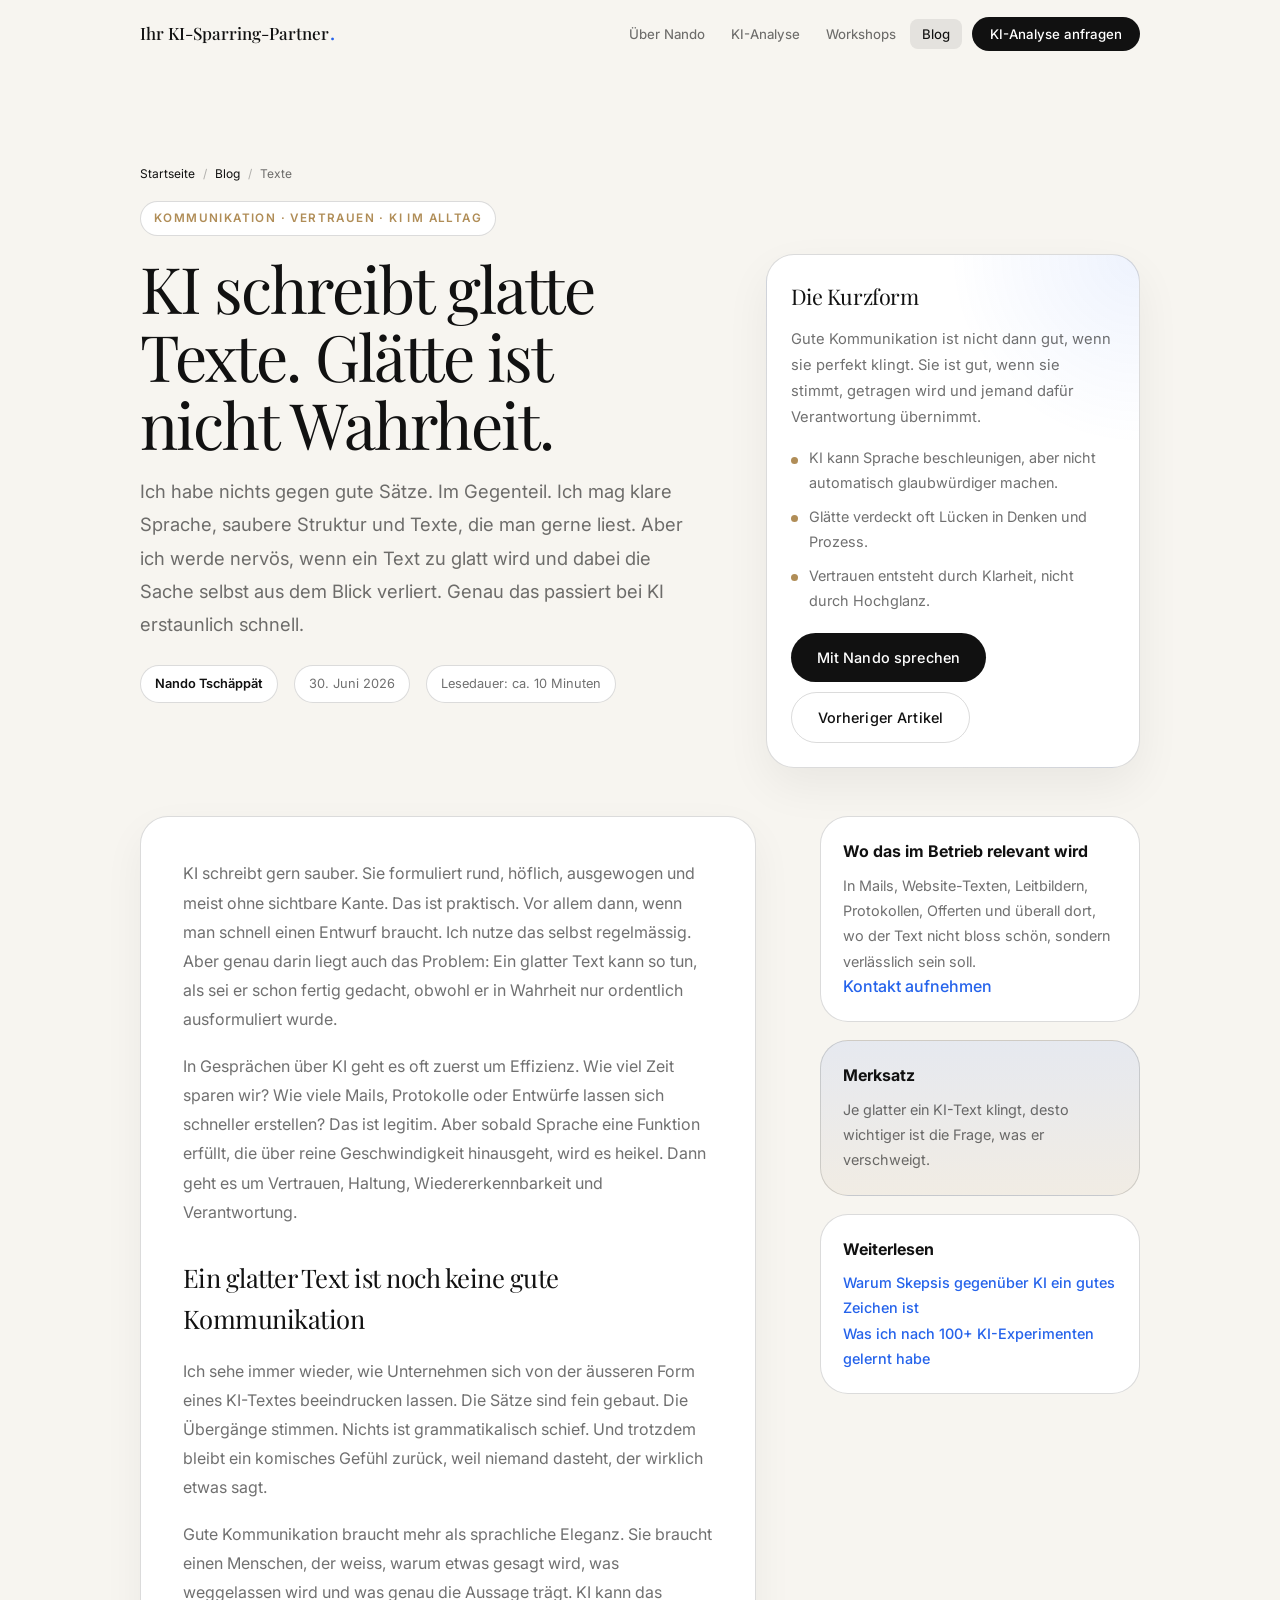
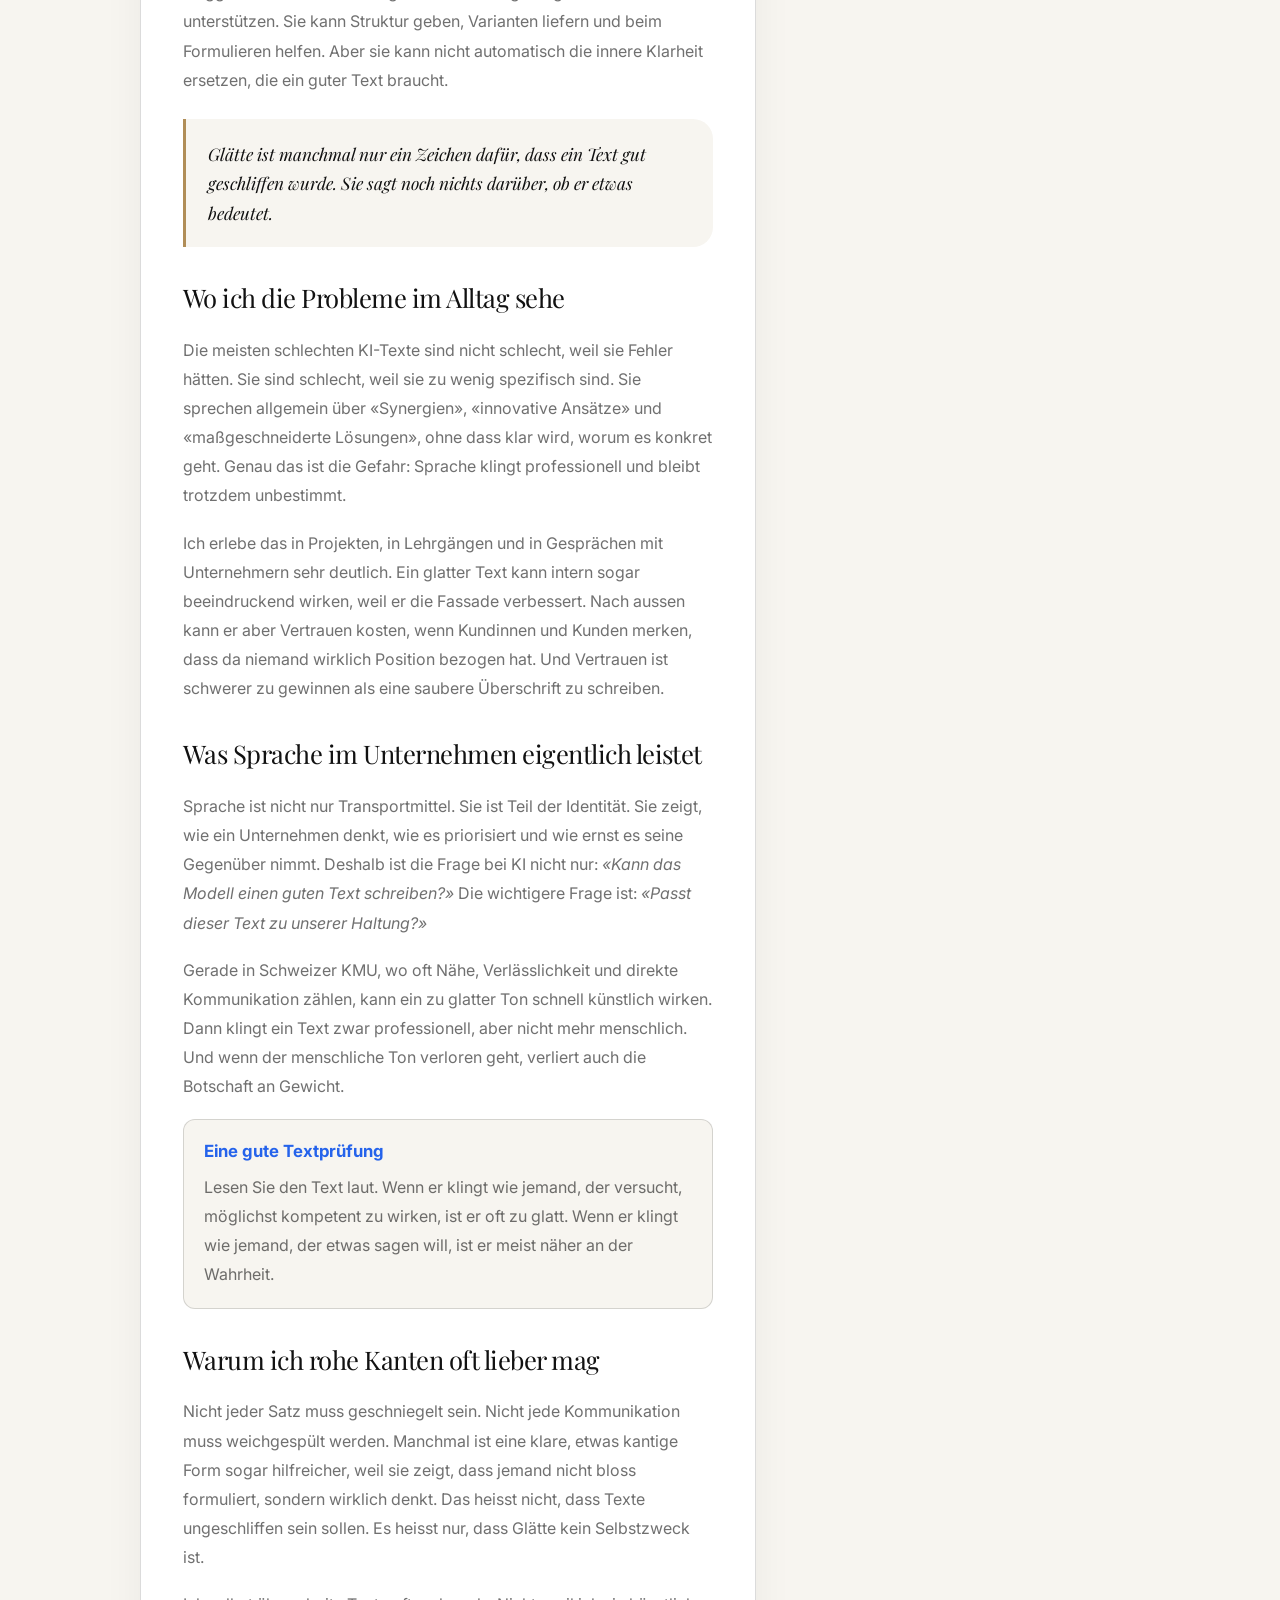
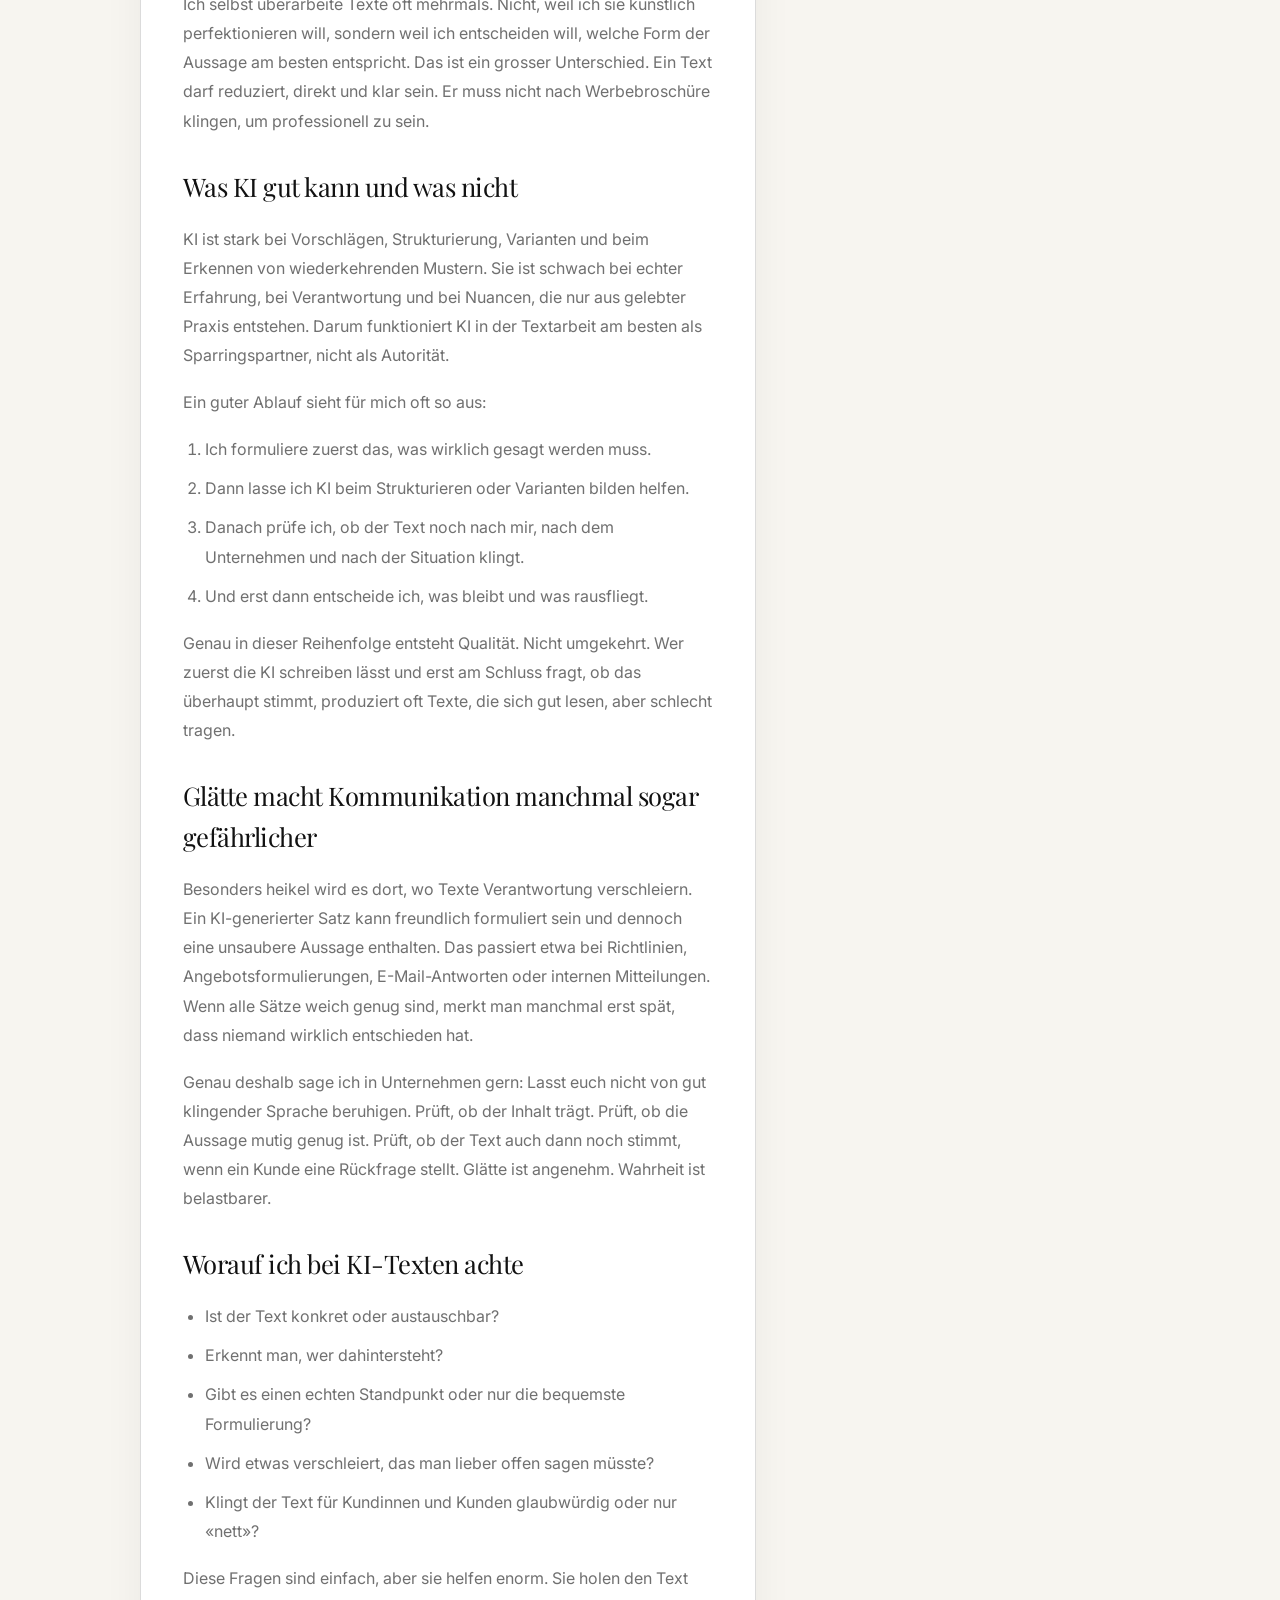
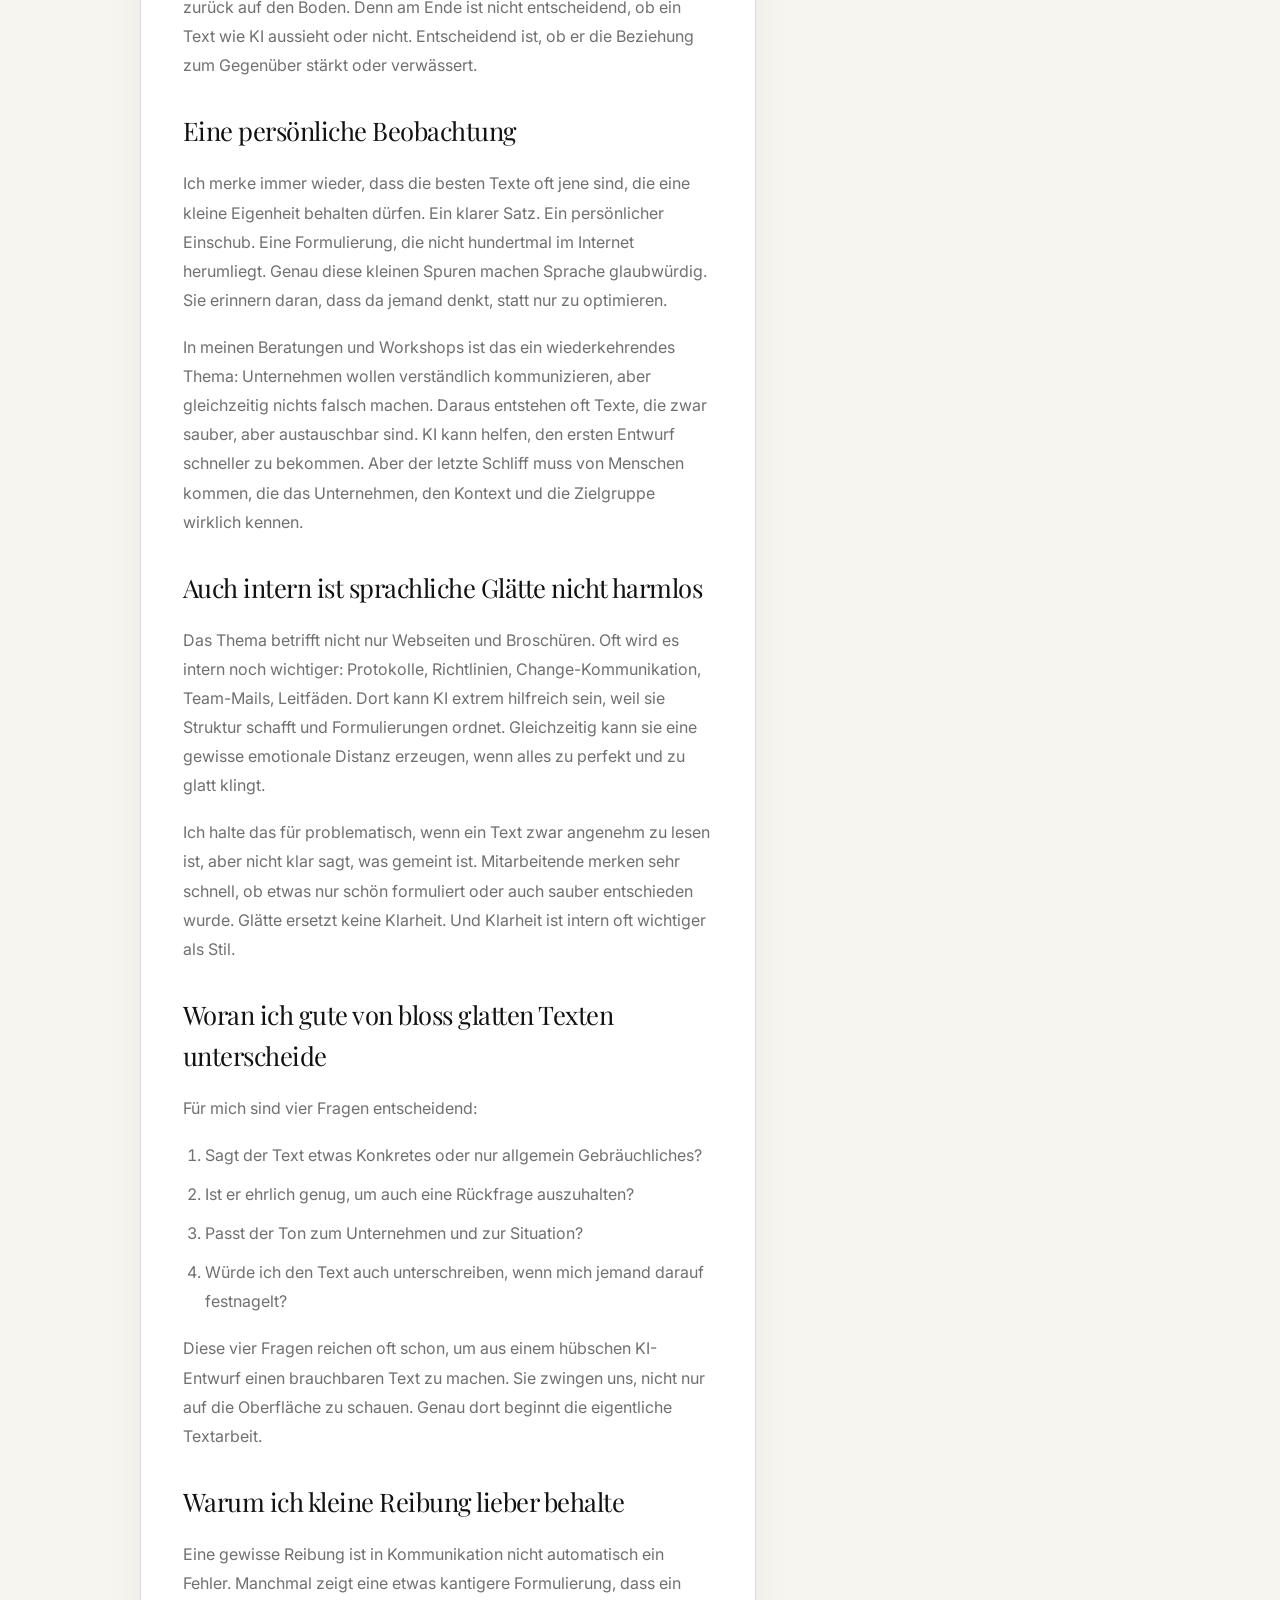
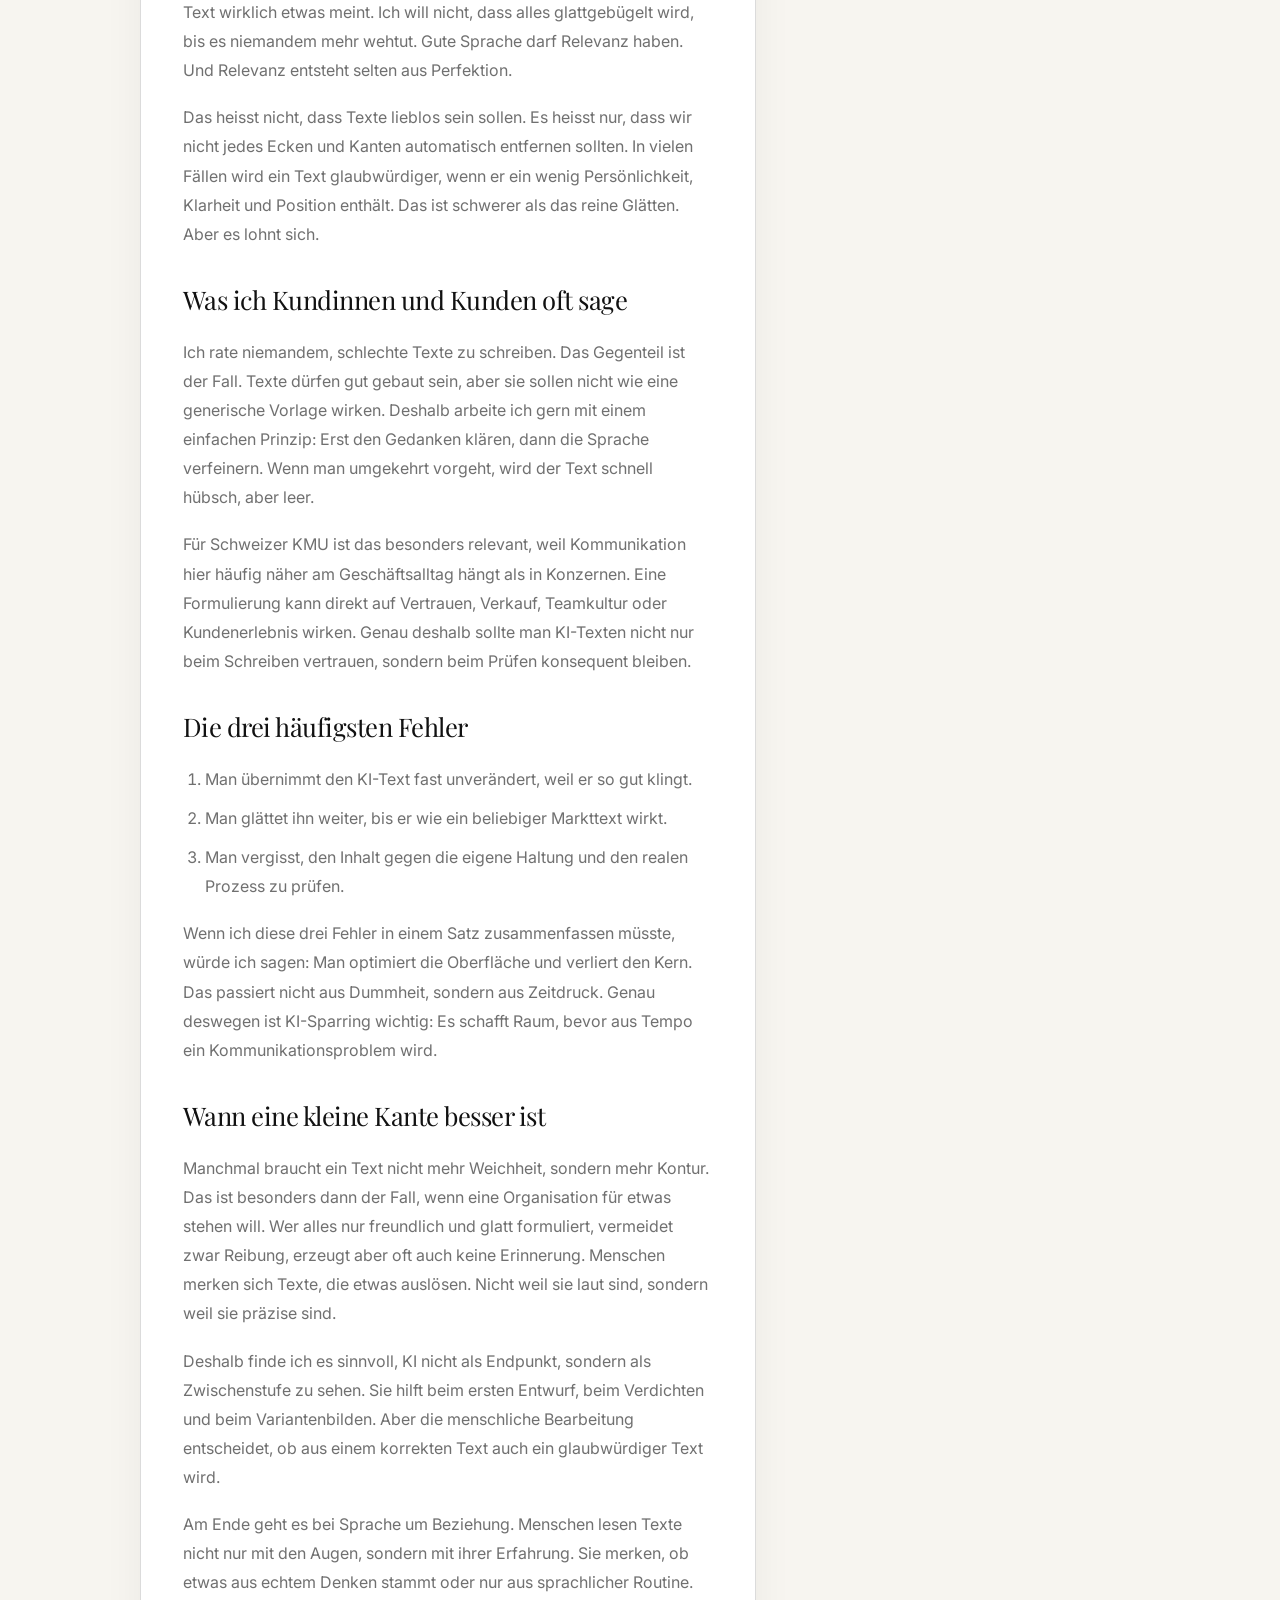
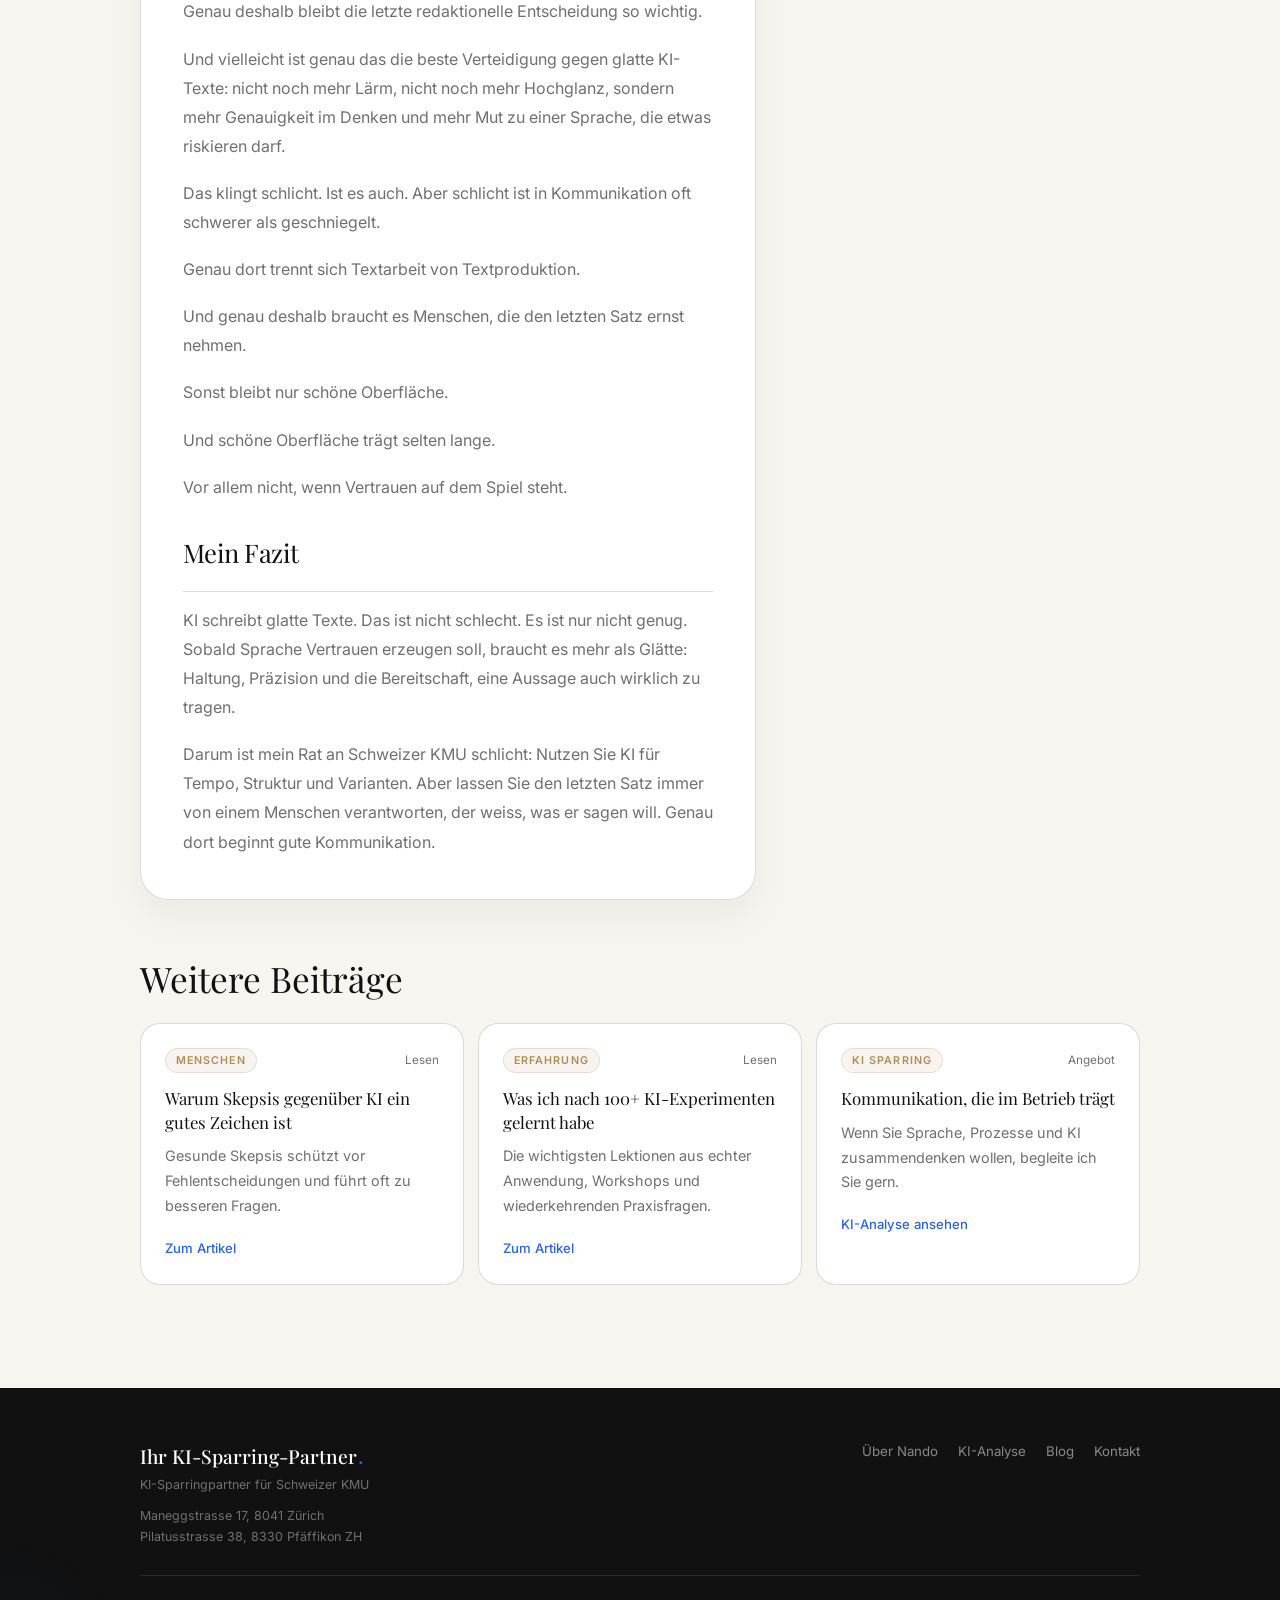
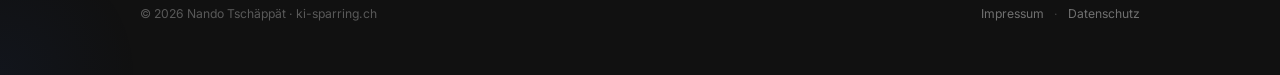
<file: blog/ki-schreibt-glatte-texte/index.html>
<!DOCTYPE html>
<html lang="de-CH">
<head>
  <meta charset="UTF-8" />
  <meta name="viewport" content="width=device-width, initial-scale=1.0" />
  <title>KI schreibt glatte Texte. Glätte ist nicht Wahrheit. | ki-sparring.ch</title>
  <meta name="description" content="Warum glatte KI-Texte nicht automatisch gute Kommunikation sind und wie Schweizer KMU mit Sprache Vertrauen statt nur Tempo gewinnen." />
  <meta name="robots" content="index, follow" />
  <link rel="canonical" href="https://ki-sparring.ch/blog/ki-schreibt-glatte-texte/" />
  <meta property="og:title" content="KI schreibt glatte Texte. Glätte ist nicht Wahrheit." />
  <meta property="og:description" content="Ein persönlicher Text über KI, Sprache, Vertrauen und warum perfekte Sätze oft zu wenig sind." />
  <meta property="og:type" content="article" />
  <meta property="og:url" content="https://ki-sparring.ch/blog/ki-schreibt-glatte-texte/" />
  <meta property="og:image" content="https://ki-sparring.ch/images/nando-beratung-v2.jpg" />
  <meta name="twitter:card" content="summary_large_image" />
  <meta name="twitter:title" content="KI schreibt glatte Texte. Glätte ist nicht Wahrheit." />
  <meta name="twitter:description" content="Warum glatte KI-Texte nicht automatisch gute Kommunikation sind und wie Vertrauen in Sprache entsteht." />
  <meta name="twitter:image" content="https://ki-sparring.ch/images/nando-beratung-v2.jpg" />
  <meta name="theme-color" content="#F7F5F0" />
  <link rel="preconnect" href="https://fonts.googleapis.com" />
  <link rel="preconnect" href="https://fonts.gstatic.com" crossorigin />
  <link href="https://fonts.googleapis.com/css2?family=Inter:wght@300;400;500;600&family=Playfair+Display:ital,wght@0,400;0,500;1,400&display=swap" rel="stylesheet" />
  <link rel="stylesheet" href="../../css/style.css" />
  <script>
    window.KI_SPARRING_CONFIG = {
      brevoFormsEndpoint: "https://api.cleverassistant.ch/api/brevo/forms"
    };
  </script>
  <script type="application/ld+json">
  {
    "@context": "https://schema.org",
    "@type": "BlogPosting",
    "headline": "KI schreibt glatte Texte. Glätte ist nicht Wahrheit.",
    "description": "Warum glatte KI-Texte nicht automatisch gute Kommunikation sind und wie Schweizer KMU mit Sprache Vertrauen statt nur Tempo gewinnen.",
    "image": "https://ki-sparring.ch/images/nando-beratung-v2.jpg",
    "author": {
      "@type": "Person",
      "name": "Nando Tschäppät"
    },
    "publisher": {
      "@type": "Organization",
      "name": "ki-sparring.ch",
      "logo": {
        "@type": "ImageObject",
        "url": "https://ki-sparring.ch/images/nando-portrait.jpg"
      }
    },
    "mainEntityOfPage": "https://ki-sparring.ch/blog/ki-schreibt-glatte-texte/",
    "datePublished": "2026-06-30",
    "dateModified": "2026-06-30"
  }
  </script>
</head>
<body class="blog-page">
  <nav id="nav" aria-label="Hauptnavigation">
    <div class="nav-inner">
      <a href="/" class="nav-logo" aria-label="Zur Startseite">
        <span class="logo-text"><span class="formality-sie">Ihr KI-Sparring-Partner</span><span class="formality-du">Dein KI-Sparring-Partner</span></span><span class="logo-dot">.</span>
      </a>
      <button class="nav-toggle" aria-label="Menü öffnen" aria-expanded="false" aria-controls="nav-menu">
        <span></span><span></span>
      </button>
      <ul id="nav-menu" class="nav-links" role="list">
        <li><a href="/#positionierung" class="nav-link">Über Nando</a></li>
        <li><a href="/#analyse" class="nav-link">KI-Analyse</a></li>
        <li><a href="/#workshops" class="nav-link">Workshops</a></li>
        <li><a href="/blog/" class="nav-link active">Blog</a></li>
        <li><a href="/#kontakt" class="nav-cta">KI-Analyse anfragen</a></li>
      </ul>
    </div>
  </nav>

  <main class="blog-shell">
    <header class="blog-hero">
      <div class="container">
        <nav class="breadcrumb" aria-label="Breadcrumb">
          <a href="/">Startseite</a><span aria-hidden="true">/</span><a href="/blog/">Blog</a><span aria-hidden="true">/</span><span>Texte</span>
        </nav>
        <div class="blog-kicker">Kommunikation · Vertrauen · KI im Alltag</div>
        <div class="blog-hero-grid">
          <div>
            <h1 class="blog-title">KI schreibt glatte Texte. Glätte ist nicht Wahrheit.</h1>
            <p class="blog-dek">
              Ich habe nichts gegen gute Sätze. Im Gegenteil. Ich mag klare Sprache, saubere Struktur und Texte,
              die man gerne liest. Aber ich werde nervös, wenn ein Text zu glatt wird und dabei die Sache selbst
              aus dem Blick verliert. Genau das passiert bei KI erstaunlich schnell.
            </p>
            <div class="blog-meta-row">
              <span class="blog-meta-pill"><strong>Nando Tschäppät</strong></span>
              <span class="blog-meta-pill">30. Juni 2026</span>
              <span class="blog-meta-pill">Lesedauer: ca. 10 Minuten</span>
            </div>
          </div>
          <aside class="blog-summary">
            <h2>Die Kurzform</h2>
            <p>
              Gute Kommunikation ist nicht dann gut, wenn sie perfekt klingt. Sie ist gut, wenn sie stimmt, getragen wird
              und jemand dafür Verantwortung übernimmt.
            </p>
            <ul>
              <li>KI kann Sprache beschleunigen, aber nicht automatisch glaubwürdiger machen.</li>
              <li>Glätte verdeckt oft Lücken in Denken und Prozess.</li>
              <li>Vertrauen entsteht durch Klarheit, nicht durch Hochglanz.</li>
            </ul>
            <div class="blog-actions">
              <a class="btn btn-primary" href="/#kontakt">Mit Nando sprechen</a>
              <a class="btn btn-ghost" href="/blog/skepsis-gegenueber-ki-gutes-zeichen/">Vorheriger Artikel</a>
            </div>
          </aside>
        </div>
      </div>
    </header>

    <article class="blog-article">
      <div class="container blog-article-inner">
        <div class="blog-content">
          <p>
            KI schreibt gern sauber. Sie formuliert rund, höflich, ausgewogen und meist ohne sichtbare Kante.
            Das ist praktisch. Vor allem dann, wenn man schnell einen Entwurf braucht. Ich nutze das selbst regelmässig.
            Aber genau darin liegt auch das Problem: Ein glatter Text kann so tun, als sei er schon fertig gedacht,
            obwohl er in Wahrheit nur ordentlich ausformuliert wurde.
          </p>

          <p>
            In Gesprächen über KI geht es oft zuerst um Effizienz. Wie viel Zeit sparen wir? Wie viele Mails,
            Protokolle oder Entwürfe lassen sich schneller erstellen? Das ist legitim. Aber sobald Sprache eine Funktion
            erfüllt, die über reine Geschwindigkeit hinausgeht, wird es heikel. Dann geht es um Vertrauen, Haltung,
            Wiedererkennbarkeit und Verantwortung.
          </p>

          <h2>Ein glatter Text ist noch keine gute Kommunikation</h2>
          <p>
            Ich sehe immer wieder, wie Unternehmen sich von der äusseren Form eines KI-Textes beeindrucken lassen.
            Die Sätze sind fein gebaut. Die Übergänge stimmen. Nichts ist grammatikalisch schief. Und trotzdem bleibt
            ein komisches Gefühl zurück, weil niemand dasteht, der wirklich etwas sagt.
          </p>

          <p>
            Gute Kommunikation braucht mehr als sprachliche Eleganz. Sie braucht einen Menschen, der weiss, warum etwas gesagt wird,
            was weggelassen wird und was genau die Aussage trägt. KI kann das unterstützen. Sie kann Struktur geben,
            Varianten liefern und beim Formulieren helfen. Aber sie kann nicht automatisch die innere Klarheit ersetzen,
            die ein guter Text braucht.
          </p>

          <blockquote>
            <p>Glätte ist manchmal nur ein Zeichen dafür, dass ein Text gut geschliffen wurde. Sie sagt noch nichts darüber, ob er etwas bedeutet.</p>
          </blockquote>

          <h2>Wo ich die Probleme im Alltag sehe</h2>
          <p>
            Die meisten schlechten KI-Texte sind nicht schlecht, weil sie Fehler hätten. Sie sind schlecht, weil sie zu wenig
            spezifisch sind. Sie sprechen allgemein über «Synergien», «innovative Ansätze» und «maßgeschneiderte Lösungen»,
            ohne dass klar wird, worum es konkret geht. Genau das ist die Gefahr: Sprache klingt professionell und bleibt
            trotzdem unbestimmt.
          </p>

          <p>
            Ich erlebe das in Projekten, in Lehrgängen und in Gesprächen mit Unternehmern sehr deutlich.
            Ein glatter Text kann intern sogar beeindruckend wirken, weil er die Fassade verbessert.
            Nach aussen kann er aber Vertrauen kosten, wenn Kundinnen und Kunden merken, dass da niemand wirklich
            Position bezogen hat. Und Vertrauen ist schwerer zu gewinnen als eine saubere Überschrift zu schreiben.
          </p>

          <h2>Was Sprache im Unternehmen eigentlich leistet</h2>
          <p>
            Sprache ist nicht nur Transportmittel. Sie ist Teil der Identität. Sie zeigt, wie ein Unternehmen denkt,
            wie es priorisiert und wie ernst es seine Gegenüber nimmt. Deshalb ist die Frage bei KI nicht nur:
            <em>«Kann das Modell einen guten Text schreiben?»</em>
            Die wichtigere Frage ist:
            <em>«Passt dieser Text zu unserer Haltung?»</em>
          </p>

          <p>
            Gerade in Schweizer KMU, wo oft Nähe, Verlässlichkeit und direkte Kommunikation zählen, kann ein zu glatter Ton
            schnell künstlich wirken. Dann klingt ein Text zwar professionell, aber nicht mehr menschlich.
            Und wenn der menschliche Ton verloren geht, verliert auch die Botschaft an Gewicht.
          </p>

          <div class="blog-note">
            <h3>Eine gute Textprüfung</h3>
            <p>
              Lesen Sie den Text laut. Wenn er klingt wie jemand, der versucht, möglichst kompetent zu wirken,
              ist er oft zu glatt. Wenn er klingt wie jemand, der etwas sagen will, ist er meist näher an der Wahrheit.
            </p>
          </div>

          <h2>Warum ich rohe Kanten oft lieber mag</h2>
          <p>
            Nicht jeder Satz muss geschniegelt sein. Nicht jede Kommunikation muss weichgespült werden.
            Manchmal ist eine klare, etwas kantige Form sogar hilfreicher, weil sie zeigt, dass jemand nicht bloss formuliert,
            sondern wirklich denkt. Das heisst nicht, dass Texte ungeschliffen sein sollen.
            Es heisst nur, dass Glätte kein Selbstzweck ist.
          </p>

          <p>
            Ich selbst überarbeite Texte oft mehrmals. Nicht, weil ich sie künstlich perfektionieren will,
            sondern weil ich entscheiden will, welche Form der Aussage am besten entspricht.
            Das ist ein grosser Unterschied. Ein Text darf reduziert, direkt und klar sein.
            Er muss nicht nach Werbebroschüre klingen, um professionell zu sein.
          </p>

          <h2>Was KI gut kann und was nicht</h2>
          <p>
            KI ist stark bei Vorschlägen, Strukturierung, Varianten und beim Erkennen von wiederkehrenden Mustern.
            Sie ist schwach bei echter Erfahrung, bei Verantwortung und bei Nuancen, die nur aus gelebter Praxis entstehen.
            Darum funktioniert KI in der Textarbeit am besten als Sparringspartner, nicht als Autorität.
          </p>

          <p>
            Ein guter Ablauf sieht für mich oft so aus:
          </p>
          <ol>
            <li>Ich formuliere zuerst das, was wirklich gesagt werden muss.</li>
            <li>Dann lasse ich KI beim Strukturieren oder Varianten bilden helfen.</li>
            <li>Danach prüfe ich, ob der Text noch nach mir, nach dem Unternehmen und nach der Situation klingt.</li>
            <li>Und erst dann entscheide ich, was bleibt und was rausfliegt.</li>
          </ol>

          <p>
            Genau in dieser Reihenfolge entsteht Qualität. Nicht umgekehrt.
            Wer zuerst die KI schreiben lässt und erst am Schluss fragt, ob das überhaupt stimmt,
            produziert oft Texte, die sich gut lesen, aber schlecht tragen.
          </p>

          <h2>Glätte macht Kommunikation manchmal sogar gefährlicher</h2>
          <p>
            Besonders heikel wird es dort, wo Texte Verantwortung verschleiern.
            Ein KI-generierter Satz kann freundlich formuliert sein und dennoch eine unsaubere Aussage enthalten.
            Das passiert etwa bei Richtlinien, Angebotsformulierungen, E-Mail-Antworten oder internen Mitteilungen.
            Wenn alle Sätze weich genug sind, merkt man manchmal erst spät, dass niemand wirklich entschieden hat.
          </p>

          <p>
            Genau deshalb sage ich in Unternehmen gern: Lasst euch nicht von gut klingender Sprache beruhigen.
            Prüft, ob der Inhalt trägt. Prüft, ob die Aussage mutig genug ist. Prüft, ob der Text auch dann noch stimmt,
            wenn ein Kunde eine Rückfrage stellt. Glätte ist angenehm. Wahrheit ist belastbarer.
          </p>

          <h2>Worauf ich bei KI-Texten achte</h2>
          <ul>
            <li>Ist der Text konkret oder austauschbar?</li>
            <li>Erkennt man, wer dahintersteht?</li>
            <li>Gibt es einen echten Standpunkt oder nur die bequemste Formulierung?</li>
            <li>Wird etwas verschleiert, das man lieber offen sagen müsste?</li>
            <li>Klingt der Text für Kundinnen und Kunden glaubwürdig oder nur «nett»?</li>
          </ul>

          <p>
            Diese Fragen sind einfach, aber sie helfen enorm. Sie holen den Text zurück auf den Boden.
            Denn am Ende ist nicht entscheidend, ob ein Text wie KI aussieht oder nicht.
            Entscheidend ist, ob er die Beziehung zum Gegenüber stärkt oder verwässert.
          </p>

          <h2>Eine persönliche Beobachtung</h2>
          <p>
            Ich merke immer wieder, dass die besten Texte oft jene sind, die eine kleine Eigenheit behalten dürfen.
            Ein klarer Satz. Ein persönlicher Einschub. Eine Formulierung, die nicht hundertmal im Internet herumliegt.
            Genau diese kleinen Spuren machen Sprache glaubwürdig.
            Sie erinnern daran, dass da jemand denkt, statt nur zu optimieren.
          </p>

          <p>
            In meinen Beratungen und Workshops ist das ein wiederkehrendes Thema:
            Unternehmen wollen verständlich kommunizieren, aber gleichzeitig nichts falsch machen.
            Daraus entstehen oft Texte, die zwar sauber, aber austauschbar sind.
            KI kann helfen, den ersten Entwurf schneller zu bekommen. Aber der letzte Schliff muss von Menschen kommen,
            die das Unternehmen, den Kontext und die Zielgruppe wirklich kennen.
          </p>

          <h2>Auch intern ist sprachliche Glätte nicht harmlos</h2>
          <p>
            Das Thema betrifft nicht nur Webseiten und Broschüren. Oft wird es intern noch wichtiger:
            Protokolle, Richtlinien, Change-Kommunikation, Team-Mails, Leitfäden.
            Dort kann KI extrem hilfreich sein, weil sie Struktur schafft und Formulierungen ordnet.
            Gleichzeitig kann sie eine gewisse emotionale Distanz erzeugen, wenn alles zu perfekt und zu glatt klingt.
          </p>

          <p>
            Ich halte das für problematisch, wenn ein Text zwar angenehm zu lesen ist, aber nicht klar sagt, was gemeint ist.
            Mitarbeitende merken sehr schnell, ob etwas nur schön formuliert oder auch sauber entschieden wurde.
            Glätte ersetzt keine Klarheit. Und Klarheit ist intern oft wichtiger als Stil.
          </p>

          <h2>Woran ich gute von bloss glatten Texten unterscheide</h2>
          <p>
            Für mich sind vier Fragen entscheidend:
          </p>
          <ol>
            <li>Sagt der Text etwas Konkretes oder nur allgemein Gebräuchliches?</li>
            <li>Ist er ehrlich genug, um auch eine Rückfrage auszuhalten?</li>
            <li>Passt der Ton zum Unternehmen und zur Situation?</li>
            <li>Würde ich den Text auch unterschreiben, wenn mich jemand darauf festnagelt?</li>
          </ol>

          <p>
            Diese vier Fragen reichen oft schon, um aus einem hübschen KI-Entwurf einen brauchbaren Text zu machen.
            Sie zwingen uns, nicht nur auf die Oberfläche zu schauen.
            Genau dort beginnt die eigentliche Textarbeit.
          </p>

          <h2>Warum ich kleine Reibung lieber behalte</h2>
          <p>
            Eine gewisse Reibung ist in Kommunikation nicht automatisch ein Fehler.
            Manchmal zeigt eine etwas kantigere Formulierung, dass ein Text wirklich etwas meint.
            Ich will nicht, dass alles glattgebügelt wird, bis es niemandem mehr wehtut.
            Gute Sprache darf Relevanz haben. Und Relevanz entsteht selten aus Perfektion.
          </p>

          <p>
            Das heisst nicht, dass Texte lieblos sein sollen.
            Es heisst nur, dass wir nicht jedes Ecken und Kanten automatisch entfernen sollten.
            In vielen Fällen wird ein Text glaubwürdiger, wenn er ein wenig Persönlichkeit, Klarheit und Position enthält.
            Das ist schwerer als das reine Glätten. Aber es lohnt sich.
          </p>

          <h2>Was ich Kundinnen und Kunden oft sage</h2>
          <p>
            Ich rate niemandem, schlechte Texte zu schreiben. Das Gegenteil ist der Fall.
            Texte dürfen gut gebaut sein, aber sie sollen nicht wie eine generische Vorlage wirken.
            Deshalb arbeite ich gern mit einem einfachen Prinzip: Erst den Gedanken klären, dann die Sprache verfeinern.
            Wenn man umgekehrt vorgeht, wird der Text schnell hübsch, aber leer.
          </p>

          <p>
            Für Schweizer KMU ist das besonders relevant, weil Kommunikation hier häufig näher am Geschäftsalltag hängt
            als in Konzernen. Eine Formulierung kann direkt auf Vertrauen, Verkauf, Teamkultur oder Kundenerlebnis wirken.
            Genau deshalb sollte man KI-Texten nicht nur beim Schreiben vertrauen, sondern beim Prüfen konsequent bleiben.
          </p>

          <h2>Die drei häufigsten Fehler</h2>
          <ol>
            <li>Man übernimmt den KI-Text fast unverändert, weil er so gut klingt.</li>
            <li>Man glättet ihn weiter, bis er wie ein beliebiger Markttext wirkt.</li>
            <li>Man vergisst, den Inhalt gegen die eigene Haltung und den realen Prozess zu prüfen.</li>
          </ol>

          <p>
            Wenn ich diese drei Fehler in einem Satz zusammenfassen müsste, würde ich sagen:
            Man optimiert die Oberfläche und verliert den Kern.
            Das passiert nicht aus Dummheit, sondern aus Zeitdruck.
            Genau deswegen ist KI-Sparring wichtig: Es schafft Raum, bevor aus Tempo ein Kommunikationsproblem wird.
          </p>

          <h2>Wann eine kleine Kante besser ist</h2>
          <p>
            Manchmal braucht ein Text nicht mehr Weichheit, sondern mehr Kontur.
            Das ist besonders dann der Fall, wenn eine Organisation für etwas stehen will.
            Wer alles nur freundlich und glatt formuliert, vermeidet zwar Reibung, erzeugt aber oft auch keine Erinnerung.
            Menschen merken sich Texte, die etwas auslösen. Nicht weil sie laut sind, sondern weil sie präzise sind.
          </p>

          <p>
            Deshalb finde ich es sinnvoll, KI nicht als Endpunkt, sondern als Zwischenstufe zu sehen.
            Sie hilft beim ersten Entwurf, beim Verdichten und beim Variantenbilden.
            Aber die menschliche Bearbeitung entscheidet, ob aus einem korrekten Text auch ein glaubwürdiger Text wird.
          </p>

          <p>
            Am Ende geht es bei Sprache um Beziehung. Menschen lesen Texte nicht nur mit den Augen,
            sondern mit ihrer Erfahrung. Sie merken, ob etwas aus echtem Denken stammt oder nur aus sprachlicher
            Routine. Genau deshalb bleibt die letzte redaktionelle Entscheidung so wichtig.
          </p>

          <p>
            Und vielleicht ist genau das die beste Verteidigung gegen glatte KI-Texte:
            nicht noch mehr Lärm, nicht noch mehr Hochglanz, sondern mehr Genauigkeit im Denken
            und mehr Mut zu einer Sprache, die etwas riskieren darf.
          </p>

          <p>
            Das klingt schlicht. Ist es auch. Aber schlicht ist in Kommunikation oft schwerer als geschniegelt.
          </p>

          <p>
            Genau dort trennt sich Textarbeit von Textproduktion.
          </p>

          <p>
            Und genau deshalb braucht es Menschen, die den letzten Satz ernst nehmen.
          </p>

          <p>
            Sonst bleibt nur schöne Oberfläche.
          </p>

          <p>
            Und schöne Oberfläche trägt selten lange.
          </p>

          <p>
            Vor allem nicht, wenn Vertrauen auf dem Spiel steht.
          </p>

          <h2>Mein Fazit</h2>
          <p class="blog-closing">
            KI schreibt glatte Texte. Das ist nicht schlecht. Es ist nur nicht genug.
            Sobald Sprache Vertrauen erzeugen soll, braucht es mehr als Glätte:
            Haltung, Präzision und die Bereitschaft, eine Aussage auch wirklich zu tragen.
          </p>

          <p>
            Darum ist mein Rat an Schweizer KMU schlicht:
            Nutzen Sie KI für Tempo, Struktur und Varianten.
            Aber lassen Sie den letzten Satz immer von einem Menschen verantworten,
            der weiss, was er sagen will. Genau dort beginnt gute Kommunikation.
          </p>
        </div>

        <aside class="blog-sidebar" aria-label="Weiterführende Links">
          <section class="blog-card">
            <h3>Wo das im Betrieb relevant wird</h3>
            <p>
              In Mails, Website-Texten, Leitbildern, Protokollen, Offerten und überall dort, wo der Text nicht bloss schön,
              sondern verlässlich sein soll.
            </p>
            <a href="/#kontakt">Kontakt aufnehmen</a>
          </section>
          <section class="blog-card blog-quote-card">
            <h3>Merksatz</h3>
            <p>
              Je glatter ein KI-Text klingt, desto wichtiger ist die Frage, was er verschweigt.
            </p>
          </section>
          <section class="blog-card">
            <h3>Weiterlesen</h3>
            <p><a href="/blog/skepsis-gegenueber-ki-gutes-zeichen/">Warum Skepsis gegenüber KI ein gutes Zeichen ist</a></p>
            <p><a href="/blog/100-plus-ki-experimente/">Was ich nach 100+ KI-Experimenten gelernt habe</a></p>
          </section>
        </aside>
      </div>
    </article>

    <section class="blog-related">
      <div class="container">
        <h2>Weitere Beiträge</h2>
        <div class="blog-grid">
          <article class="blog-post-card">
            <div class="beob-meta">
              <span class="beob-tag">Menschen</span>
              <span class="beob-date">Lesen</span>
            </div>
            <h3 class="beob-title">Warum Skepsis gegenüber KI ein gutes Zeichen ist</h3>
            <p>Gesunde Skepsis schützt vor Fehlentscheidungen und führt oft zu besseren Fragen.</p>
            <a href="/blog/skepsis-gegenueber-ki-gutes-zeichen/" class="beob-read-more">Zum Artikel <i class="fa-solid fa-arrow-right" aria-hidden="true"></i></a>
          </article>
          <article class="blog-post-card">
            <div class="beob-meta">
              <span class="beob-tag">Erfahrung</span>
              <span class="beob-date">Lesen</span>
            </div>
            <h3 class="beob-title">Was ich nach 100+ KI-Experimenten gelernt habe</h3>
            <p>Die wichtigsten Lektionen aus echter Anwendung, Workshops und wiederkehrenden Praxisfragen.</p>
            <a href="/blog/100-plus-ki-experimente/" class="beob-read-more">Zum Artikel <i class="fa-solid fa-arrow-right" aria-hidden="true"></i></a>
          </article>
          <article class="blog-post-card">
            <div class="beob-meta">
              <span class="beob-tag">KI Sparring</span>
              <span class="beob-date">Angebot</span>
            </div>
            <h3 class="beob-title">Kommunikation, die im Betrieb trägt</h3>
            <p>Wenn Sie Sprache, Prozesse und KI zusammendenken wollen, begleite ich Sie gern.</p>
            <a href="/#analyse" class="beob-read-more">KI-Analyse ansehen <i class="fa-solid fa-arrow-right" aria-hidden="true"></i></a>
          </article>
        </div>
      </div>
    </section>
  </main>

  <footer class="site-footer">
    <div class="container">
      <div class="footer-top">
        <div class="footer-brand">
          <a href="/" class="footer-logo" aria-label="Zur Startseite">
            <span class="logo-text"><span class="formality-sie">Ihr KI-Sparring-Partner</span><span class="formality-du">Dein KI-Sparring-Partner</span></span><span class="logo-dot">.</span>
          </a>
          <p>KI-Sparringpartner für Schweizer KMU</p>
          <ul class="footer-locations">
            <li>Maneggstrasse 17, 8041 Zürich</li>
            <li>Pilatusstrasse 38, 8330 Pfäffikon ZH</li>
          </ul>
        </div>
        <nav class="footer-nav" aria-label="Footer Navigation">
          <a href="/#positionierung">Über Nando</a>
          <a href="/#analyse">KI-Analyse</a>
          <a href="/blog/">Blog</a>
          <a href="/#kontakt">Kontakt</a>
        </nav>
      </div>
      <div class="footer-bottom">
        <p class="footer-copy">© 2026 Nando Tschäppät · ki-sparring.ch</p>
        <div class="footer-legal">
          <a href="/impressum/" class="footer-legal-link">Impressum</a>
          <span>·</span>
          <a href="/datenschutz/" class="footer-legal-link">Datenschutz</a>
        </div>
      </div>
    </div>
  </footer>
  <script src="../../js/main.js"></script>
</body>
</html>
</file>
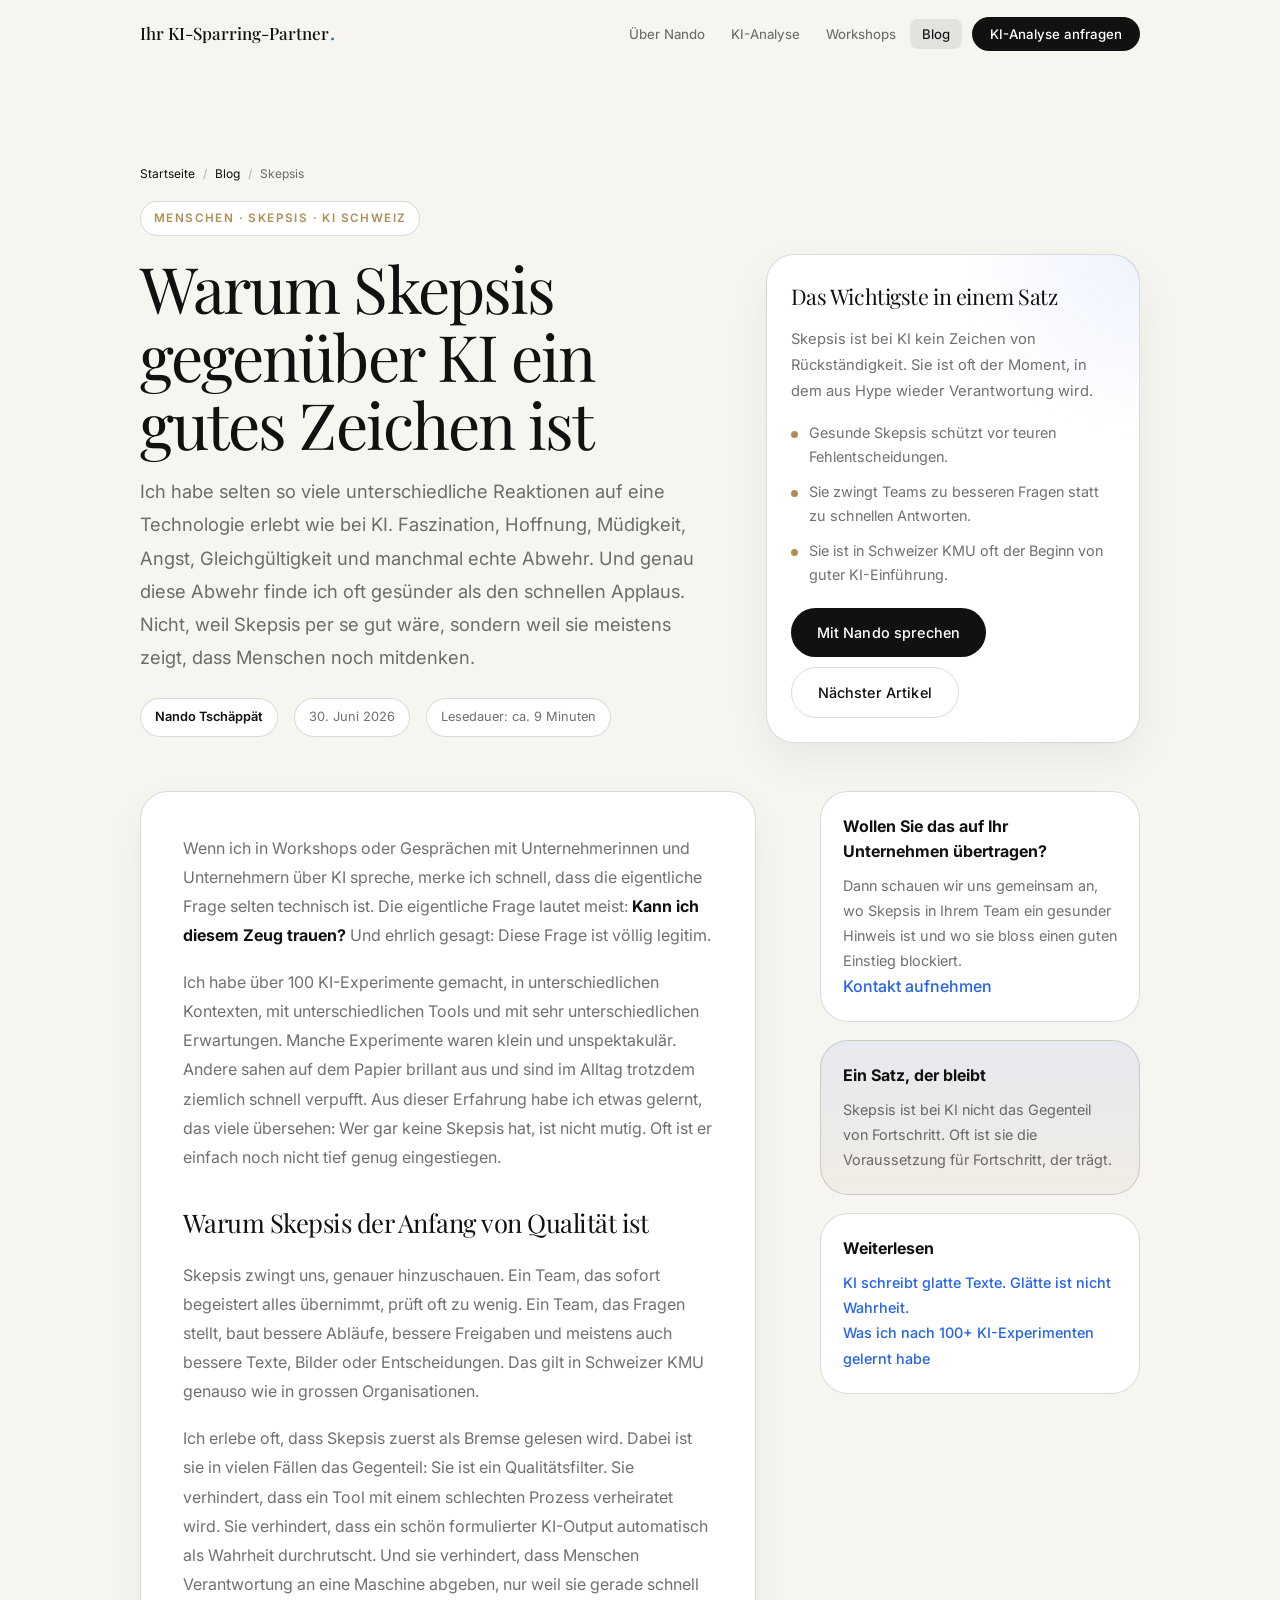
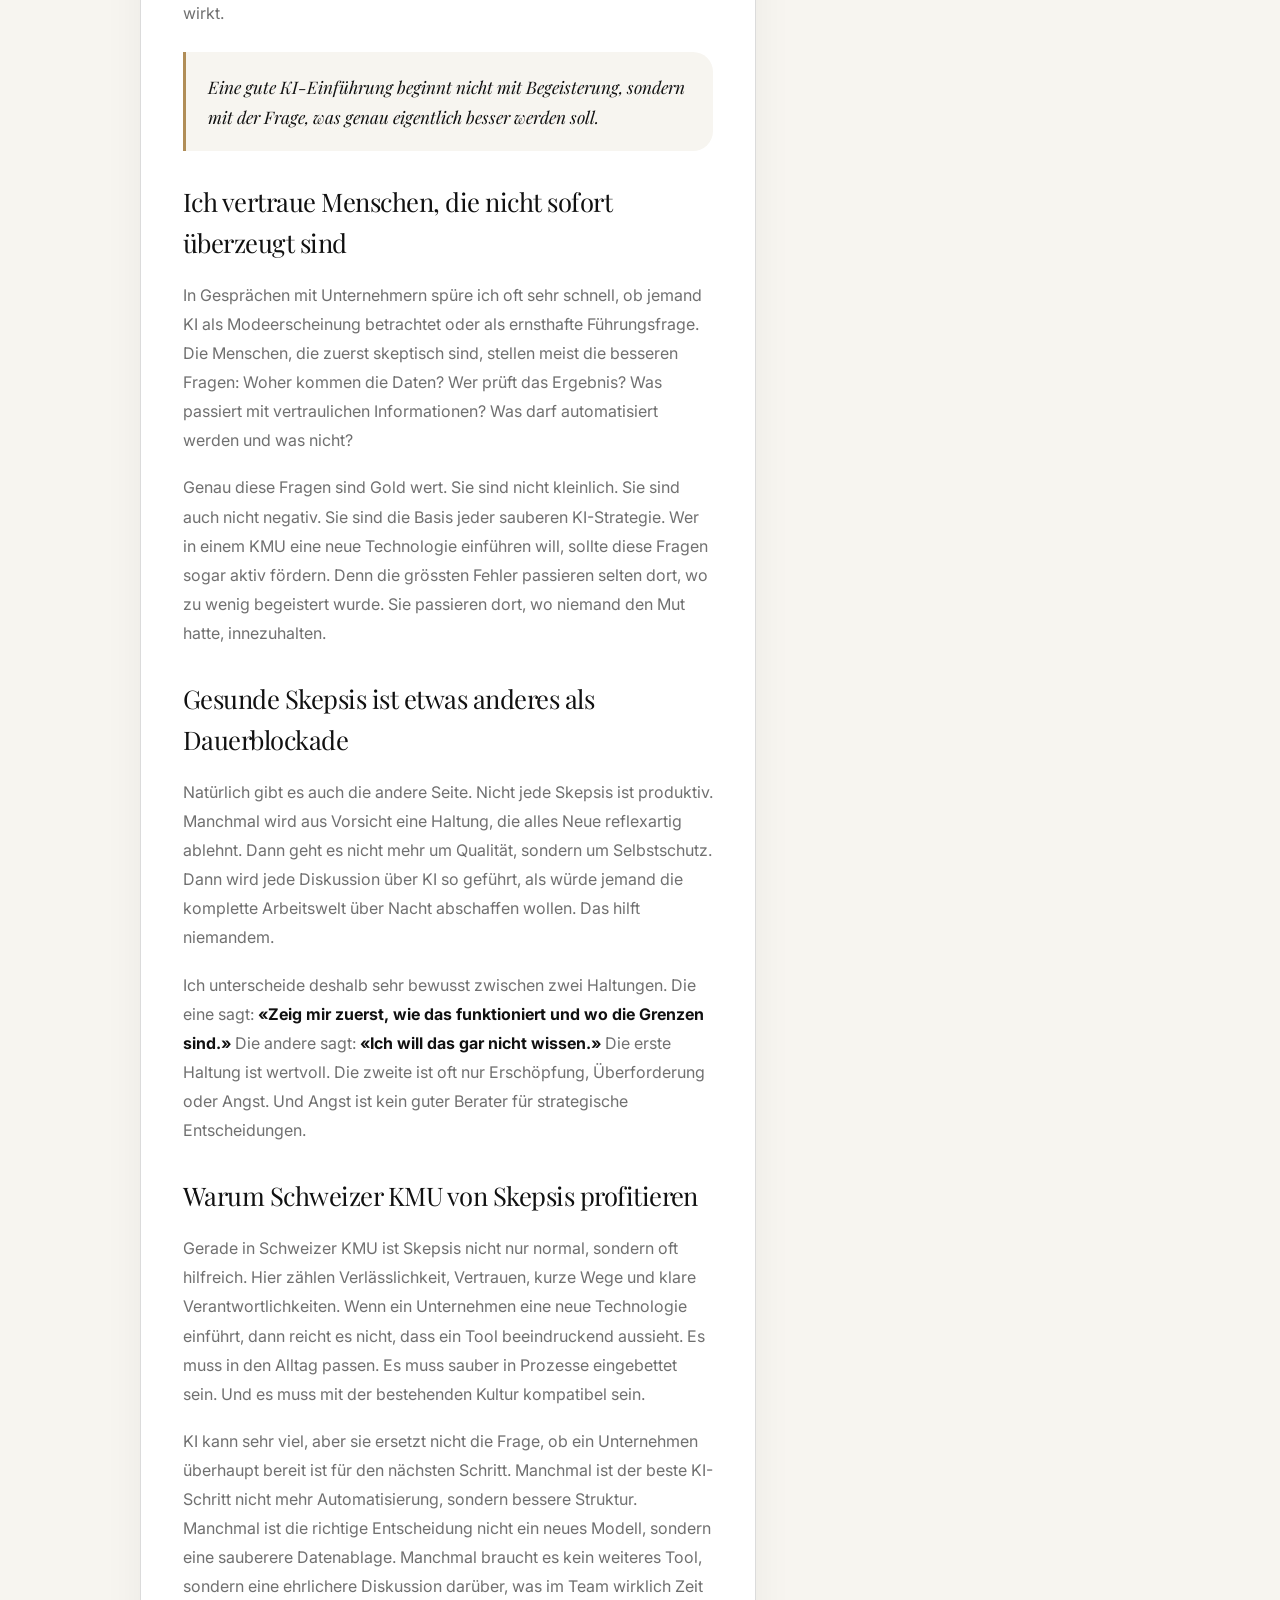
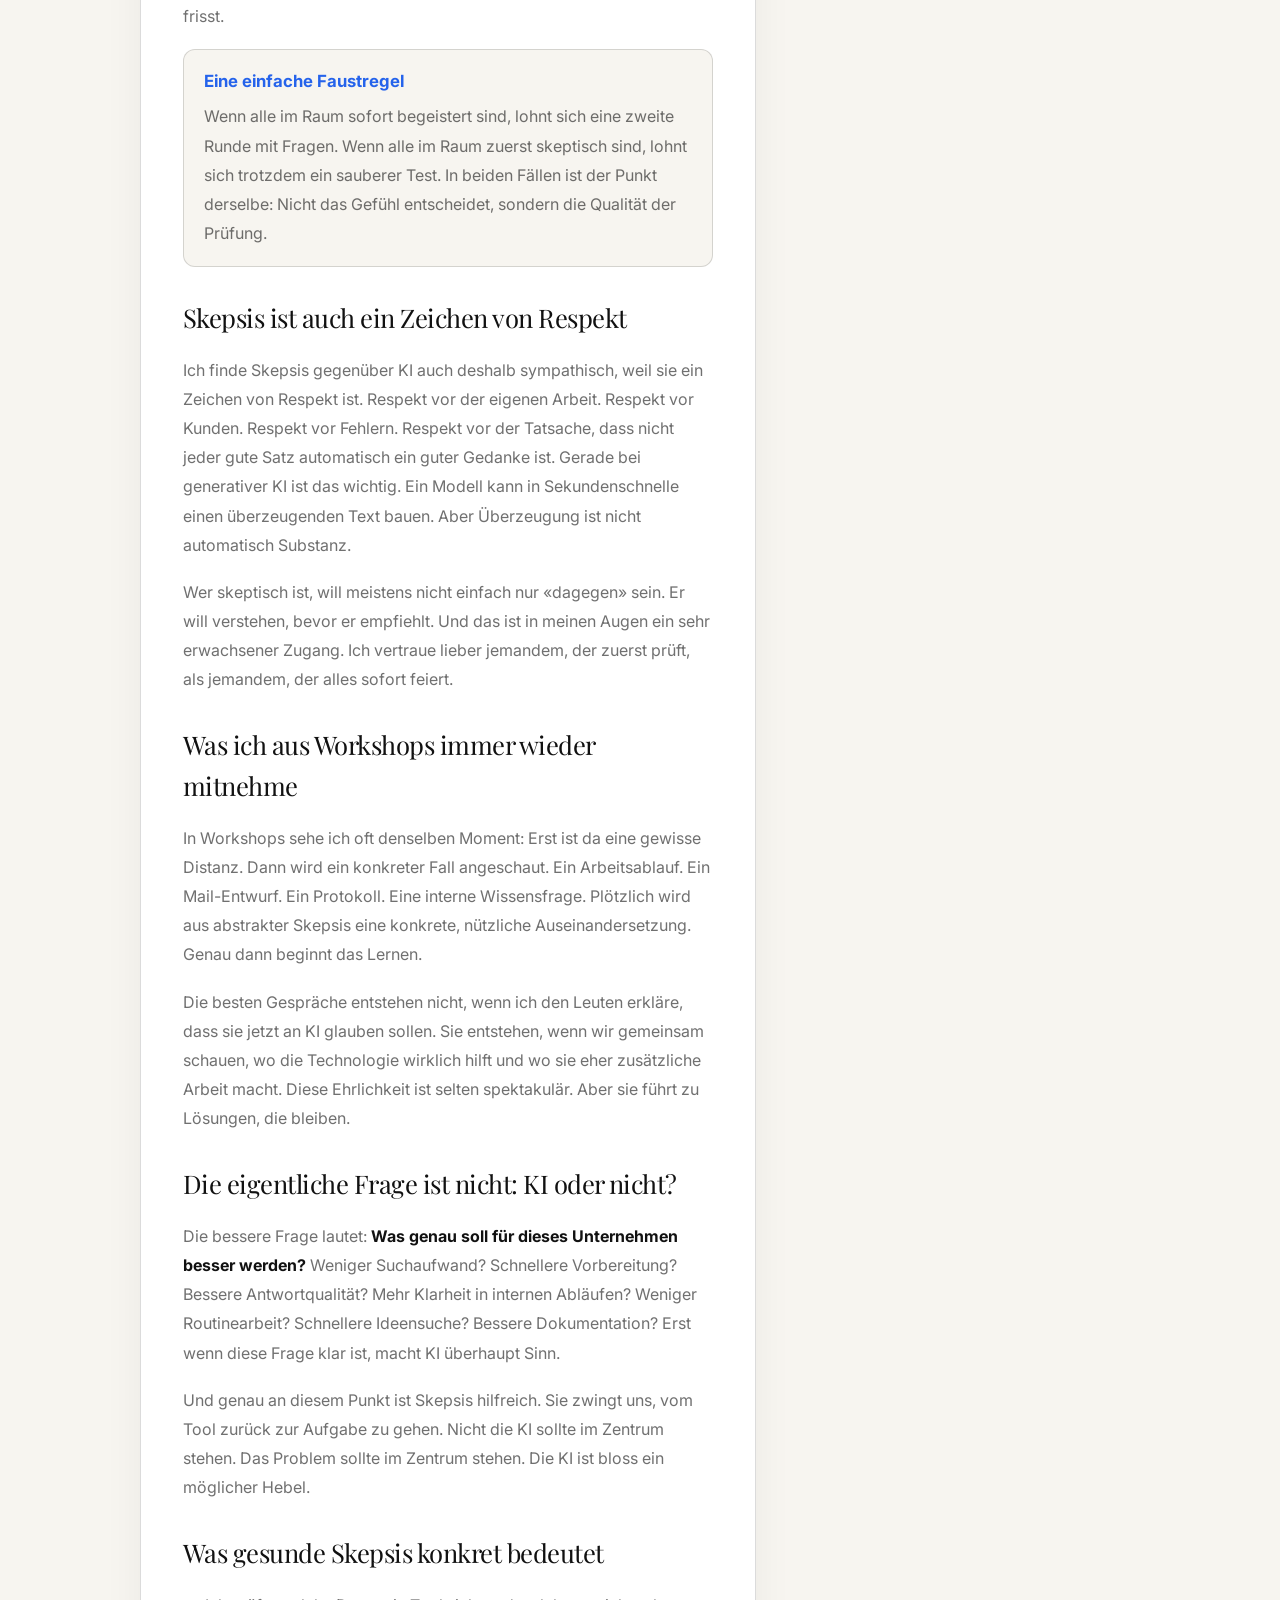
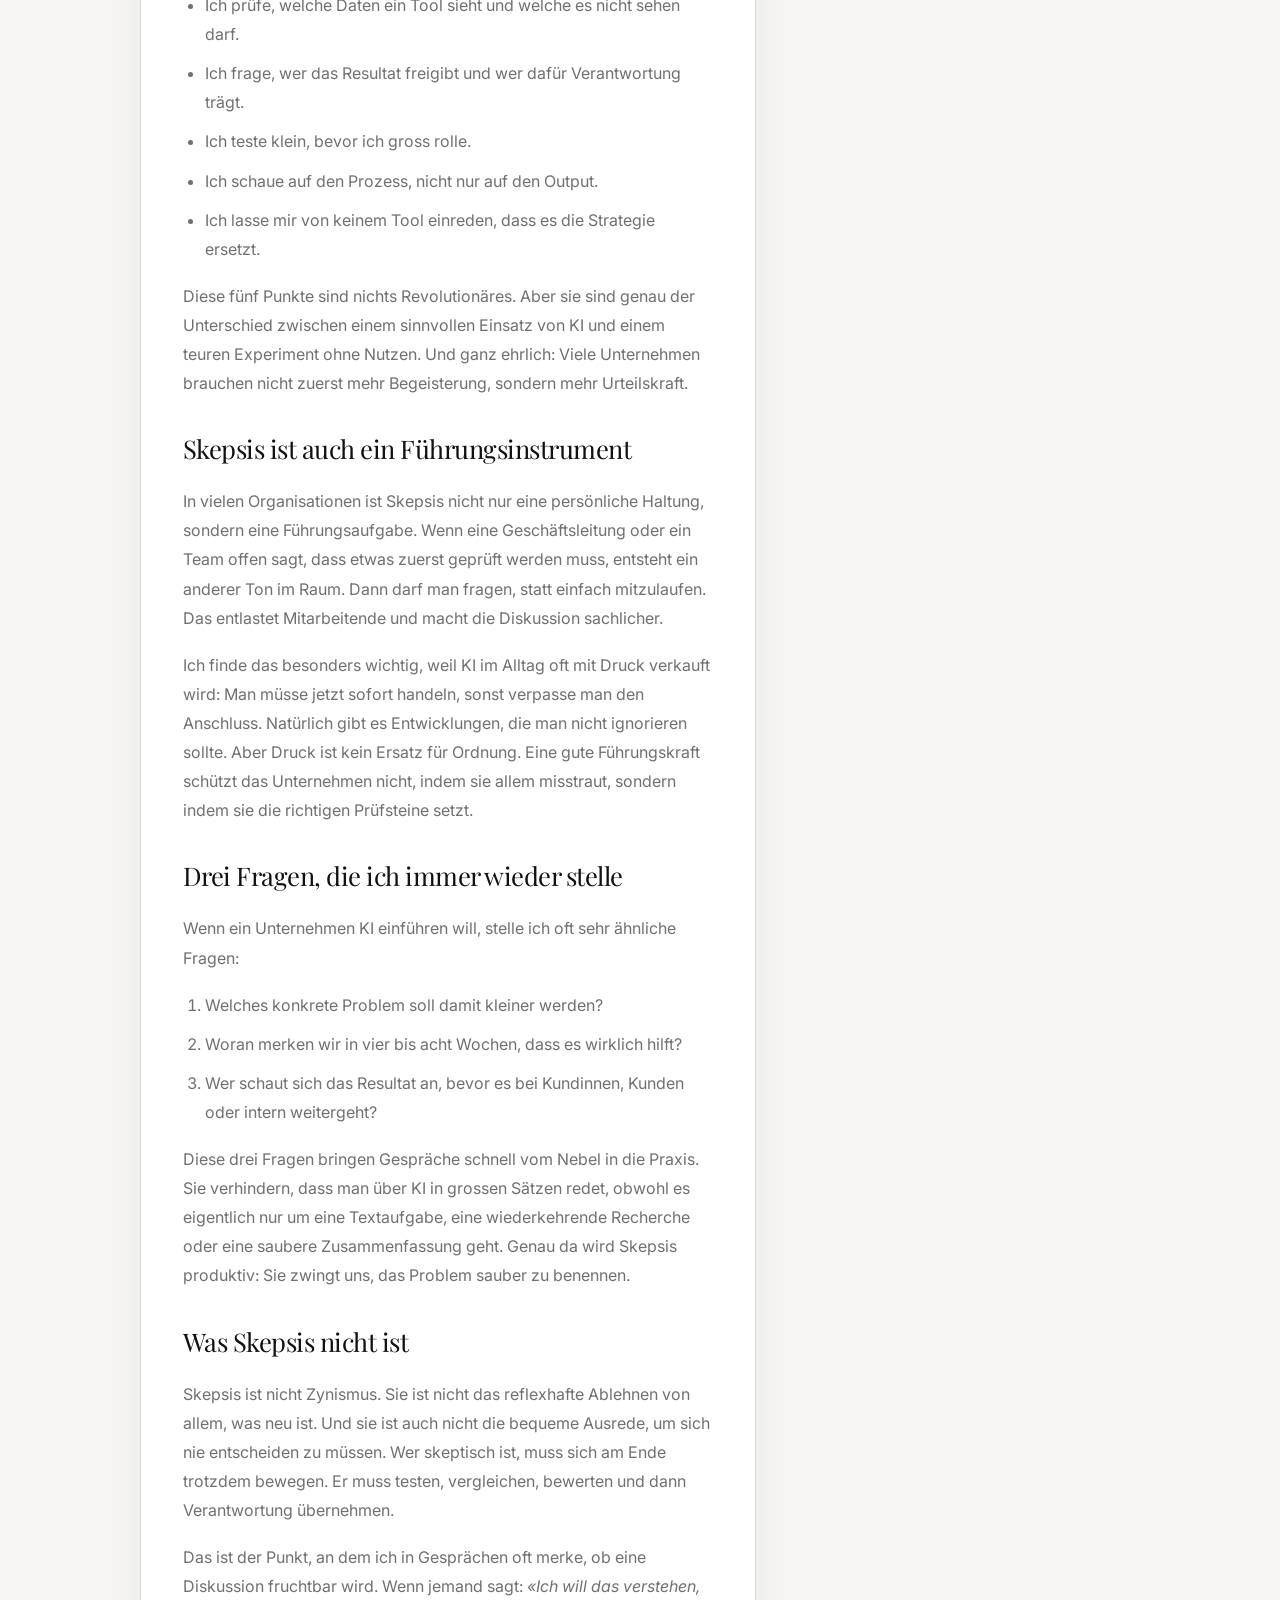
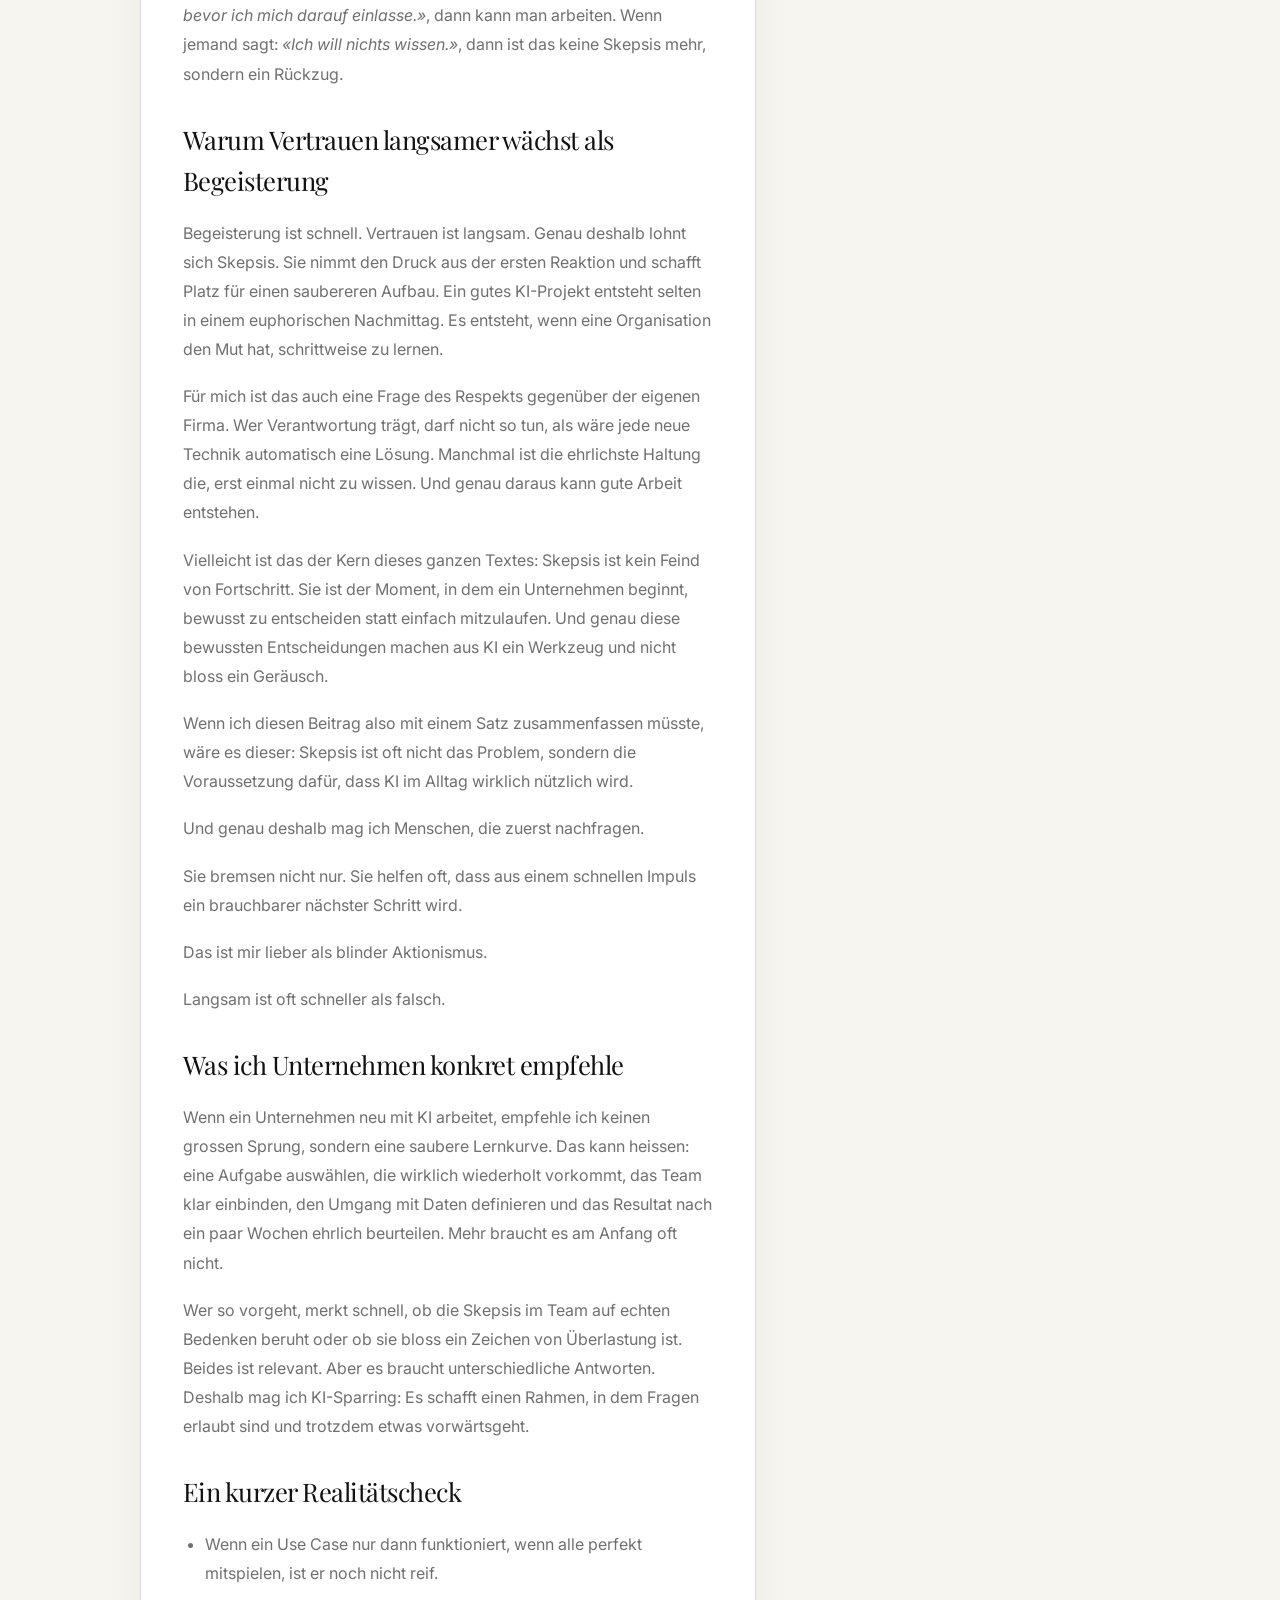
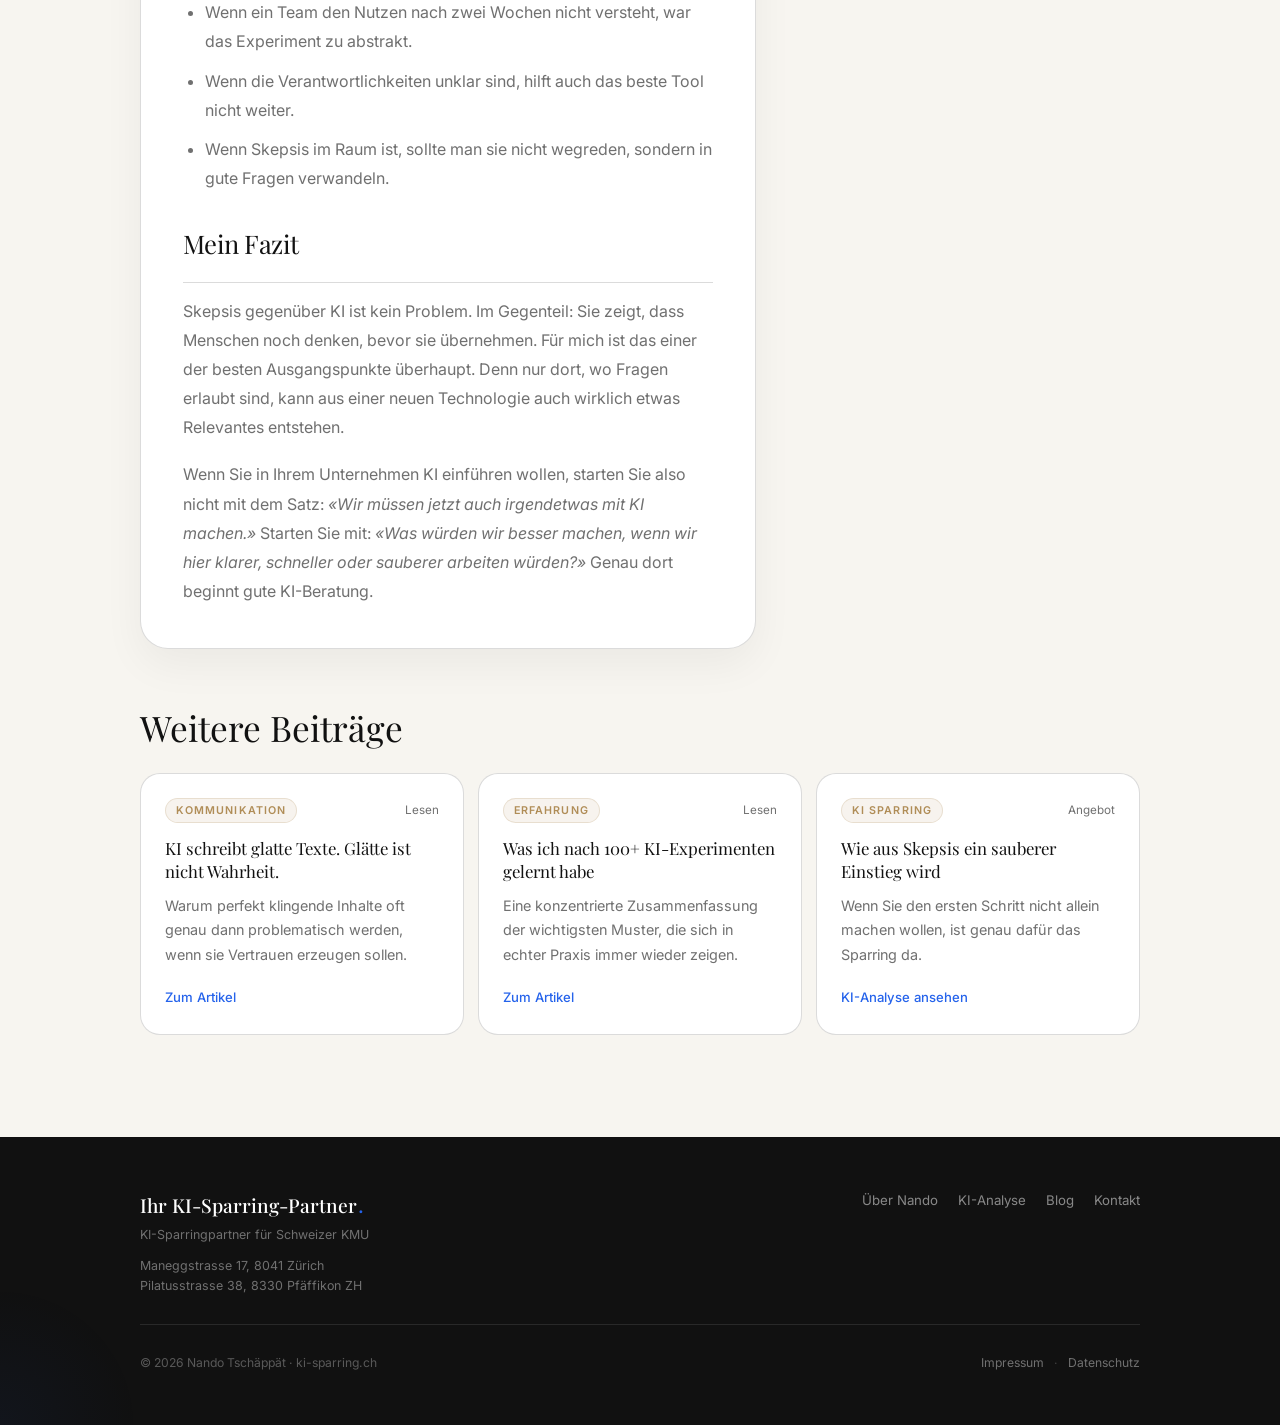
<file: blog/skepsis-gegenueber-ki-gutes-zeichen/index.html>
<!DOCTYPE html>
<html lang="de-CH">
<head>
  <meta charset="UTF-8" />
  <meta name="viewport" content="width=device-width, initial-scale=1.0" />
  <title>Warum Skepsis gegenüber KI ein gutes Zeichen ist | ki-sparring.ch</title>
  <meta name="description" content="Skepsis gegenüber KI ist kein Rückschritt. Sie ist ein gutes Zeichen, weil sie Denken, Verantwortung und bessere Entscheidungen in Schweizer KMU auslöst." />
  <meta name="robots" content="index, follow" />
  <link rel="canonical" href="https://ki-sparring.ch/blog/skepsis-gegenueber-ki-gutes-zeichen/" />
  <meta property="og:title" content="Warum Skepsis gegenüber KI ein gutes Zeichen ist" />
  <meta property="og:description" content="Ein persönlicher Blick auf gesunde Skepsis gegenüber KI, Vertrauen, Verantwortung und bessere Entscheidungen in Schweizer KMU." />
  <meta property="og:type" content="article" />
  <meta property="og:url" content="https://ki-sparring.ch/blog/skepsis-gegenueber-ki-gutes-zeichen/" />
  <meta property="og:image" content="https://ki-sparring.ch/images/nando-portrait-outdoor-v2.jpg" />
  <meta name="twitter:card" content="summary_large_image" />
  <meta name="twitter:title" content="Warum Skepsis gegenüber KI ein gutes Zeichen ist" />
  <meta name="twitter:description" content="Skepsis gegenüber KI ist kein Rückschritt, sondern oft der Anfang von gutem Denken und brauchbaren Entscheidungen." />
  <meta name="twitter:image" content="https://ki-sparring.ch/images/nando-portrait-outdoor-v2.jpg" />
  <meta name="theme-color" content="#F7F5F0" />
  <link rel="preconnect" href="https://fonts.googleapis.com" />
  <link rel="preconnect" href="https://fonts.gstatic.com" crossorigin />
  <link href="https://fonts.googleapis.com/css2?family=Inter:wght@300;400;500;600&family=Playfair+Display:ital,wght@0,400;0,500;1,400&display=swap" rel="stylesheet" />
  <link rel="stylesheet" href="../../css/style.css" />
  <script>
    window.KI_SPARRING_CONFIG = {
      brevoFormsEndpoint: "https://api.cleverassistant.ch/api/brevo/forms"
    };
  </script>
  <script type="application/ld+json">
  {
    "@context": "https://schema.org",
    "@type": "BlogPosting",
    "headline": "Warum Skepsis gegenüber KI ein gutes Zeichen ist",
    "description": "Skepsis gegenüber KI ist kein Rückschritt. Sie ist ein gutes Zeichen, weil sie Denken, Verantwortung und bessere Entscheidungen in Schweizer KMU auslöst.",
    "image": "https://ki-sparring.ch/images/nando-portrait-outdoor-v2.jpg",
    "author": {
      "@type": "Person",
      "name": "Nando Tschäppät"
    },
    "publisher": {
      "@type": "Organization",
      "name": "ki-sparring.ch",
      "logo": {
        "@type": "ImageObject",
        "url": "https://ki-sparring.ch/images/nando-portrait.jpg"
      }
    },
    "mainEntityOfPage": "https://ki-sparring.ch/blog/skepsis-gegenueber-ki-gutes-zeichen/",
    "datePublished": "2026-06-30",
    "dateModified": "2026-06-30"
  }
  </script>
</head>
<body class="blog-page">
  <nav id="nav" aria-label="Hauptnavigation">
    <div class="nav-inner">
      <a href="/" class="nav-logo" aria-label="Zur Startseite">
        <span class="logo-text"><span class="formality-sie">Ihr KI-Sparring-Partner</span><span class="formality-du">Dein KI-Sparring-Partner</span></span><span class="logo-dot">.</span>
      </a>
      <button class="nav-toggle" aria-label="Menü öffnen" aria-expanded="false" aria-controls="nav-menu">
        <span></span><span></span>
      </button>
      <ul id="nav-menu" class="nav-links" role="list">
        <li><a href="/#positionierung" class="nav-link">Über Nando</a></li>
        <li><a href="/#analyse" class="nav-link">KI-Analyse</a></li>
        <li><a href="/#workshops" class="nav-link">Workshops</a></li>
        <li><a href="/blog/" class="nav-link active">Blog</a></li>
        <li><a href="/#kontakt" class="nav-cta">KI-Analyse anfragen</a></li>
      </ul>
    </div>
  </nav>

  <main class="blog-shell">
    <header class="blog-hero">
      <div class="container">
        <nav class="breadcrumb" aria-label="Breadcrumb">
          <a href="/">Startseite</a><span aria-hidden="true">/</span><a href="/blog/">Blog</a><span aria-hidden="true">/</span><span>Skepsis</span>
        </nav>
        <div class="blog-kicker">Menschen · Skepsis · KI Schweiz</div>
        <div class="blog-hero-grid">
          <div>
            <h1 class="blog-title">Warum Skepsis gegenüber KI ein gutes Zeichen ist</h1>
            <p class="blog-dek">
              Ich habe selten so viele unterschiedliche Reaktionen auf eine Technologie erlebt wie bei KI.
              Faszination, Hoffnung, Müdigkeit, Angst, Gleichgültigkeit und manchmal echte Abwehr.
              Und genau diese Abwehr finde ich oft gesünder als den schnellen Applaus. Nicht, weil Skepsis per se gut wäre,
              sondern weil sie meistens zeigt, dass Menschen noch mitdenken.
            </p>
            <div class="blog-meta-row">
              <span class="blog-meta-pill"><strong>Nando Tschäppät</strong></span>
              <span class="blog-meta-pill">30. Juni 2026</span>
              <span class="blog-meta-pill">Lesedauer: ca. 9 Minuten</span>
            </div>
          </div>
          <aside class="blog-summary">
            <h2>Das Wichtigste in einem Satz</h2>
            <p>
              Skepsis ist bei KI kein Zeichen von Rückständigkeit. Sie ist oft der Moment, in dem aus Hype wieder Verantwortung wird.
            </p>
            <ul>
              <li>Gesunde Skepsis schützt vor teuren Fehlentscheidungen.</li>
              <li>Sie zwingt Teams zu besseren Fragen statt zu schnellen Antworten.</li>
              <li>Sie ist in Schweizer KMU oft der Beginn von guter KI-Einführung.</li>
            </ul>
            <div class="blog-actions">
              <a class="btn btn-primary" href="/#kontakt">Mit Nando sprechen</a>
              <a class="btn btn-ghost" href="/blog/ki-schreibt-glatte-texte/">Nächster Artikel</a>
            </div>
          </aside>
        </div>
      </div>
    </header>

    <article class="blog-article">
      <div class="container blog-article-inner">
        <div class="blog-content">
          <p>
            Wenn ich in Workshops oder Gesprächen mit Unternehmerinnen und Unternehmern über KI spreche, merke ich schnell,
            dass die eigentliche Frage selten technisch ist. Die eigentliche Frage lautet meist:
            <strong>Kann ich diesem Zeug trauen?</strong> Und ehrlich gesagt: Diese Frage ist völlig legitim.
          </p>

          <p>
            Ich habe über 100 KI-Experimente gemacht, in unterschiedlichen Kontexten, mit unterschiedlichen Tools und mit sehr
            unterschiedlichen Erwartungen. Manche Experimente waren klein und unspektakulär. Andere sahen auf dem Papier brillant
            aus und sind im Alltag trotzdem ziemlich schnell verpufft. Aus dieser Erfahrung habe ich etwas gelernt, das viele
            übersehen: Wer gar keine Skepsis hat, ist nicht mutig. Oft ist er einfach noch nicht tief genug eingestiegen.
          </p>

          <h2>Warum Skepsis der Anfang von Qualität ist</h2>
          <p>
            Skepsis zwingt uns, genauer hinzuschauen. Ein Team, das sofort begeistert alles übernimmt, prüft oft zu wenig.
            Ein Team, das Fragen stellt, baut bessere Abläufe, bessere Freigaben und meistens auch bessere Texte, Bilder oder
            Entscheidungen. Das gilt in Schweizer KMU genauso wie in grossen Organisationen.
          </p>

          <p>
            Ich erlebe oft, dass Skepsis zuerst als Bremse gelesen wird. Dabei ist sie in vielen Fällen das Gegenteil:
            Sie ist ein Qualitätsfilter. Sie verhindert, dass ein Tool mit einem schlechten Prozess verheiratet wird.
            Sie verhindert, dass ein schön formulierter KI-Output automatisch als Wahrheit durchrutscht.
            Und sie verhindert, dass Menschen Verantwortung an eine Maschine abgeben, nur weil sie gerade schnell wirkt.
          </p>

          <blockquote>
            <p>Eine gute KI-Einführung beginnt nicht mit Begeisterung, sondern mit der Frage, was genau eigentlich besser werden soll.</p>
          </blockquote>

          <h2>Ich vertraue Menschen, die nicht sofort überzeugt sind</h2>
          <p>
            In Gesprächen mit Unternehmern spüre ich oft sehr schnell, ob jemand KI als Modeerscheinung betrachtet oder als
            ernsthafte Führungsfrage. Die Menschen, die zuerst skeptisch sind, stellen meist die besseren Fragen:
            Woher kommen die Daten? Wer prüft das Ergebnis? Was passiert mit vertraulichen Informationen?
            Was darf automatisiert werden und was nicht?
          </p>

          <p>
            Genau diese Fragen sind Gold wert. Sie sind nicht kleinlich. Sie sind auch nicht negativ.
            Sie sind die Basis jeder sauberen KI-Strategie. Wer in einem KMU eine neue Technologie einführen will,
            sollte diese Fragen sogar aktiv fördern. Denn die grössten Fehler passieren selten dort, wo zu wenig begeistert wurde.
            Sie passieren dort, wo niemand den Mut hatte, innezuhalten.
          </p>

          <h2>Gesunde Skepsis ist etwas anderes als Dauerblockade</h2>
          <p>
            Natürlich gibt es auch die andere Seite. Nicht jede Skepsis ist produktiv. Manchmal wird aus Vorsicht eine Haltung,
            die alles Neue reflexartig ablehnt. Dann geht es nicht mehr um Qualität, sondern um Selbstschutz.
            Dann wird jede Diskussion über KI so geführt, als würde jemand die komplette Arbeitswelt über Nacht abschaffen wollen.
            Das hilft niemandem.
          </p>

          <p>
            Ich unterscheide deshalb sehr bewusst zwischen zwei Haltungen. Die eine sagt:
            <strong>«Zeig mir zuerst, wie das funktioniert und wo die Grenzen sind.»</strong>
            Die andere sagt:
            <strong>«Ich will das gar nicht wissen.»</strong>
            Die erste Haltung ist wertvoll. Die zweite ist oft nur Erschöpfung, Überforderung oder Angst.
            Und Angst ist kein guter Berater für strategische Entscheidungen.
          </p>

          <h2>Warum Schweizer KMU von Skepsis profitieren</h2>
          <p>
            Gerade in Schweizer KMU ist Skepsis nicht nur normal, sondern oft hilfreich.
            Hier zählen Verlässlichkeit, Vertrauen, kurze Wege und klare Verantwortlichkeiten.
            Wenn ein Unternehmen eine neue Technologie einführt, dann reicht es nicht, dass ein Tool beeindruckend aussieht.
            Es muss in den Alltag passen. Es muss sauber in Prozesse eingebettet sein. Und es muss mit der bestehenden Kultur
            kompatibel sein.
          </p>

          <p>
            KI kann sehr viel, aber sie ersetzt nicht die Frage, ob ein Unternehmen überhaupt bereit ist für den nächsten Schritt.
            Manchmal ist der beste KI-Schritt nicht mehr Automatisierung, sondern bessere Struktur.
            Manchmal ist die richtige Entscheidung nicht ein neues Modell, sondern eine sauberere Datenablage.
            Manchmal braucht es kein weiteres Tool, sondern eine ehrlichere Diskussion darüber, was im Team wirklich Zeit frisst.
          </p>

          <div class="blog-note">
            <h3>Eine einfache Faustregel</h3>
            <p>
              Wenn alle im Raum sofort begeistert sind, lohnt sich eine zweite Runde mit Fragen.
              Wenn alle im Raum zuerst skeptisch sind, lohnt sich trotzdem ein sauberer Test.
              In beiden Fällen ist der Punkt derselbe: Nicht das Gefühl entscheidet, sondern die Qualität der Prüfung.
            </p>
          </div>

          <h2>Skepsis ist auch ein Zeichen von Respekt</h2>
          <p>
            Ich finde Skepsis gegenüber KI auch deshalb sympathisch, weil sie ein Zeichen von Respekt ist.
            Respekt vor der eigenen Arbeit. Respekt vor Kunden. Respekt vor Fehlern. Respekt vor der Tatsache,
            dass nicht jeder gute Satz automatisch ein guter Gedanke ist.
            Gerade bei generativer KI ist das wichtig. Ein Modell kann in Sekundenschnelle einen überzeugenden Text bauen.
            Aber Überzeugung ist nicht automatisch Substanz.
          </p>

          <p>
            Wer skeptisch ist, will meistens nicht einfach nur «dagegen» sein.
            Er will verstehen, bevor er empfiehlt. Und das ist in meinen Augen ein sehr erwachsener Zugang.
            Ich vertraue lieber jemandem, der zuerst prüft, als jemandem, der alles sofort feiert.
          </p>

          <h2>Was ich aus Workshops immer wieder mitnehme</h2>
          <p>
            In Workshops sehe ich oft denselben Moment: Erst ist da eine gewisse Distanz.
            Dann wird ein konkreter Fall angeschaut. Ein Arbeitsablauf. Ein Mail-Entwurf. Ein Protokoll. Eine interne Wissensfrage.
            Plötzlich wird aus abstrakter Skepsis eine konkrete, nützliche Auseinandersetzung.
            Genau dann beginnt das Lernen.
          </p>

          <p>
            Die besten Gespräche entstehen nicht, wenn ich den Leuten erkläre, dass sie jetzt an KI glauben sollen.
            Sie entstehen, wenn wir gemeinsam schauen, wo die Technologie wirklich hilft und wo sie eher zusätzliche Arbeit macht.
            Diese Ehrlichkeit ist selten spektakulär. Aber sie führt zu Lösungen, die bleiben.
          </p>

          <h2>Die eigentliche Frage ist nicht: KI oder nicht?</h2>
          <p>
            Die bessere Frage lautet: <strong>Was genau soll für dieses Unternehmen besser werden?</strong>
            Weniger Suchaufwand? Schnellere Vorbereitung? Bessere Antwortqualität? Mehr Klarheit in internen Abläufen?
            Weniger Routinearbeit? Schnellere Ideensuche? Bessere Dokumentation?
            Erst wenn diese Frage klar ist, macht KI überhaupt Sinn.
          </p>

          <p>
            Und genau an diesem Punkt ist Skepsis hilfreich. Sie zwingt uns, vom Tool zurück zur Aufgabe zu gehen.
            Nicht die KI sollte im Zentrum stehen. Das Problem sollte im Zentrum stehen.
            Die KI ist bloss ein möglicher Hebel.
          </p>

          <h2>Was gesunde Skepsis konkret bedeutet</h2>
          <ul>
            <li>Ich prüfe, welche Daten ein Tool sieht und welche es nicht sehen darf.</li>
            <li>Ich frage, wer das Resultat freigibt und wer dafür Verantwortung trägt.</li>
            <li>Ich teste klein, bevor ich gross rolle.</li>
            <li>Ich schaue auf den Prozess, nicht nur auf den Output.</li>
            <li>Ich lasse mir von keinem Tool einreden, dass es die Strategie ersetzt.</li>
          </ul>

          <p>
            Diese fünf Punkte sind nichts Revolutionäres. Aber sie sind genau der Unterschied zwischen einem sinnvollen Einsatz
            von KI und einem teuren Experiment ohne Nutzen. Und ganz ehrlich: Viele Unternehmen brauchen nicht zuerst mehr
            Begeisterung, sondern mehr Urteilskraft.
          </p>

          <h2>Skepsis ist auch ein Führungsinstrument</h2>
          <p>
            In vielen Organisationen ist Skepsis nicht nur eine persönliche Haltung, sondern eine Führungsaufgabe.
            Wenn eine Geschäftsleitung oder ein Team offen sagt, dass etwas zuerst geprüft werden muss,
            entsteht ein anderer Ton im Raum. Dann darf man fragen, statt einfach mitzulaufen.
            Das entlastet Mitarbeitende und macht die Diskussion sachlicher.
          </p>

          <p>
            Ich finde das besonders wichtig, weil KI im Alltag oft mit Druck verkauft wird:
            Man müsse jetzt sofort handeln, sonst verpasse man den Anschluss.
            Natürlich gibt es Entwicklungen, die man nicht ignorieren sollte.
            Aber Druck ist kein Ersatz für Ordnung. Eine gute Führungskraft schützt das Unternehmen nicht,
            indem sie allem misstraut, sondern indem sie die richtigen Prüfsteine setzt.
          </p>

          <h2>Drei Fragen, die ich immer wieder stelle</h2>
          <p>
            Wenn ein Unternehmen KI einführen will, stelle ich oft sehr ähnliche Fragen:
          </p>
          <ol>
            <li>Welches konkrete Problem soll damit kleiner werden?</li>
            <li>Woran merken wir in vier bis acht Wochen, dass es wirklich hilft?</li>
            <li>Wer schaut sich das Resultat an, bevor es bei Kundinnen, Kunden oder intern weitergeht?</li>
          </ol>

          <p>
            Diese drei Fragen bringen Gespräche schnell vom Nebel in die Praxis.
            Sie verhindern, dass man über KI in grossen Sätzen redet, obwohl es eigentlich nur um eine Textaufgabe,
            eine wiederkehrende Recherche oder eine saubere Zusammenfassung geht.
            Genau da wird Skepsis produktiv: Sie zwingt uns, das Problem sauber zu benennen.
          </p>

          <h2>Was Skepsis nicht ist</h2>
          <p>
            Skepsis ist nicht Zynismus. Sie ist nicht das reflexhafte Ablehnen von allem, was neu ist.
            Und sie ist auch nicht die bequeme Ausrede, um sich nie entscheiden zu müssen.
            Wer skeptisch ist, muss sich am Ende trotzdem bewegen.
            Er muss testen, vergleichen, bewerten und dann Verantwortung übernehmen.
          </p>

          <p>
            Das ist der Punkt, an dem ich in Gesprächen oft merke, ob eine Diskussion fruchtbar wird.
            Wenn jemand sagt: <em>«Ich will das verstehen, bevor ich mich darauf einlasse.»</em>,
            dann kann man arbeiten. Wenn jemand sagt: <em>«Ich will nichts wissen.»</em>,
            dann ist das keine Skepsis mehr, sondern ein Rückzug.
          </p>

          <h2>Warum Vertrauen langsamer wächst als Begeisterung</h2>
          <p>
            Begeisterung ist schnell. Vertrauen ist langsam. Genau deshalb lohnt sich Skepsis.
            Sie nimmt den Druck aus der ersten Reaktion und schafft Platz für einen saubereren Aufbau.
            Ein gutes KI-Projekt entsteht selten in einem euphorischen Nachmittag.
            Es entsteht, wenn eine Organisation den Mut hat, schrittweise zu lernen.
          </p>

          <p>
            Für mich ist das auch eine Frage des Respekts gegenüber der eigenen Firma.
            Wer Verantwortung trägt, darf nicht so tun, als wäre jede neue Technik automatisch eine Lösung.
            Manchmal ist die ehrlichste Haltung die, erst einmal nicht zu wissen.
            Und genau daraus kann gute Arbeit entstehen.
          </p>

          <p>
            Vielleicht ist das der Kern dieses ganzen Textes: Skepsis ist kein Feind von Fortschritt.
            Sie ist der Moment, in dem ein Unternehmen beginnt, bewusst zu entscheiden statt einfach mitzulaufen.
            Und genau diese bewussten Entscheidungen machen aus KI ein Werkzeug und nicht bloss ein Geräusch.
          </p>

          <p>
            Wenn ich diesen Beitrag also mit einem Satz zusammenfassen müsste, wäre es dieser:
            Skepsis ist oft nicht das Problem, sondern die Voraussetzung dafür, dass KI im Alltag wirklich nützlich wird.
          </p>

          <p>
            Und genau deshalb mag ich Menschen, die zuerst nachfragen.
          </p>

          <p>
            Sie bremsen nicht nur. Sie helfen oft, dass aus einem schnellen Impuls ein brauchbarer nächster Schritt wird.
          </p>

          <p>
            Das ist mir lieber als blinder Aktionismus.
          </p>

          <p>
            Langsam ist oft schneller als falsch.
          </p>

          <h2>Was ich Unternehmen konkret empfehle</h2>
          <p>
            Wenn ein Unternehmen neu mit KI arbeitet, empfehle ich keinen grossen Sprung, sondern eine saubere Lernkurve.
            Das kann heissen: eine Aufgabe auswählen, die wirklich wiederholt vorkommt, das Team klar einbinden,
            den Umgang mit Daten definieren und das Resultat nach ein paar Wochen ehrlich beurteilen.
            Mehr braucht es am Anfang oft nicht.
          </p>

          <p>
            Wer so vorgeht, merkt schnell, ob die Skepsis im Team auf echten Bedenken beruht oder ob sie bloss ein Zeichen
            von Überlastung ist. Beides ist relevant. Aber es braucht unterschiedliche Antworten.
            Deshalb mag ich KI-Sparring: Es schafft einen Rahmen, in dem Fragen erlaubt sind und trotzdem etwas vorwärtsgeht.
          </p>

          <h2>Ein kurzer Realitätscheck</h2>
          <ul>
            <li>Wenn ein Use Case nur dann funktioniert, wenn alle perfekt mitspielen, ist er noch nicht reif.</li>
            <li>Wenn ein Team den Nutzen nach zwei Wochen nicht versteht, war das Experiment zu abstrakt.</li>
            <li>Wenn die Verantwortlichkeiten unklar sind, hilft auch das beste Tool nicht weiter.</li>
            <li>Wenn Skepsis im Raum ist, sollte man sie nicht wegreden, sondern in gute Fragen verwandeln.</li>
          </ul>

          <h2>Mein Fazit</h2>
          <p class="blog-closing">
            Skepsis gegenüber KI ist kein Problem. Im Gegenteil: Sie zeigt, dass Menschen noch denken, bevor sie übernehmen.
            Für mich ist das einer der besten Ausgangspunkte überhaupt. Denn nur dort, wo Fragen erlaubt sind,
            kann aus einer neuen Technologie auch wirklich etwas Relevantes entstehen.
          </p>

          <p>
            Wenn Sie in Ihrem Unternehmen KI einführen wollen, starten Sie also nicht mit dem Satz:
            <em>«Wir müssen jetzt auch irgendetwas mit KI machen.»</em>
            Starten Sie mit:
            <em>«Was würden wir besser machen, wenn wir hier klarer, schneller oder sauberer arbeiten würden?»</em>
            Genau dort beginnt gute KI-Beratung.
          </p>
        </div>

        <aside class="blog-sidebar" aria-label="Weiterführende Links">
          <section class="blog-card">
            <h3>Wollen Sie das auf Ihr Unternehmen übertragen?</h3>
            <p>
              Dann schauen wir uns gemeinsam an, wo Skepsis in Ihrem Team ein gesunder Hinweis ist und wo sie bloss
              einen guten Einstieg blockiert.
            </p>
            <a href="/#kontakt">Kontakt aufnehmen</a>
          </section>
          <section class="blog-card blog-quote-card">
            <h3>Ein Satz, der bleibt</h3>
            <p>
              Skepsis ist bei KI nicht das Gegenteil von Fortschritt. Oft ist sie die Voraussetzung für Fortschritt, der trägt.
            </p>
          </section>
          <section class="blog-card">
            <h3>Weiterlesen</h3>
            <p><a href="/blog/ki-schreibt-glatte-texte/">KI schreibt glatte Texte. Glätte ist nicht Wahrheit.</a></p>
            <p><a href="/blog/100-plus-ki-experimente/">Was ich nach 100+ KI-Experimenten gelernt habe</a></p>
          </section>
        </aside>
      </div>
    </article>

    <section class="blog-related">
      <div class="container">
        <h2>Weitere Beiträge</h2>
        <div class="blog-grid">
          <article class="blog-post-card">
            <div class="beob-meta">
              <span class="beob-tag">Kommunikation</span>
              <span class="beob-date">Lesen</span>
            </div>
            <h3 class="beob-title">KI schreibt glatte Texte. Glätte ist nicht Wahrheit.</h3>
            <p>Warum perfekt klingende Inhalte oft genau dann problematisch werden, wenn sie Vertrauen erzeugen sollen.</p>
            <a href="/blog/ki-schreibt-glatte-texte/" class="beob-read-more">Zum Artikel <i class="fa-solid fa-arrow-right" aria-hidden="true"></i></a>
          </article>
          <article class="blog-post-card">
            <div class="beob-meta">
              <span class="beob-tag">Erfahrung</span>
              <span class="beob-date">Lesen</span>
            </div>
            <h3 class="beob-title">Was ich nach 100+ KI-Experimenten gelernt habe</h3>
            <p>Eine konzentrierte Zusammenfassung der wichtigsten Muster, die sich in echter Praxis immer wieder zeigen.</p>
            <a href="/blog/100-plus-ki-experimente/" class="beob-read-more">Zum Artikel <i class="fa-solid fa-arrow-right" aria-hidden="true"></i></a>
          </article>
          <article class="blog-post-card">
            <div class="beob-meta">
              <span class="beob-tag">KI Sparring</span>
              <span class="beob-date">Angebot</span>
            </div>
            <h3 class="beob-title">Wie aus Skepsis ein sauberer Einstieg wird</h3>
            <p>Wenn Sie den ersten Schritt nicht allein machen wollen, ist genau dafür das Sparring da.</p>
            <a href="/#analyse" class="beob-read-more">KI-Analyse ansehen <i class="fa-solid fa-arrow-right" aria-hidden="true"></i></a>
          </article>
        </div>
      </div>
    </section>
  </main>

  <footer class="site-footer">
    <div class="container">
      <div class="footer-top">
        <div class="footer-brand">
          <a href="/" class="footer-logo" aria-label="Zur Startseite">
            <span class="logo-text"><span class="formality-sie">Ihr KI-Sparring-Partner</span><span class="formality-du">Dein KI-Sparring-Partner</span></span><span class="logo-dot">.</span>
          </a>
          <p>KI-Sparringpartner für Schweizer KMU</p>
          <ul class="footer-locations">
            <li>Maneggstrasse 17, 8041 Zürich</li>
            <li>Pilatusstrasse 38, 8330 Pfäffikon ZH</li>
          </ul>
        </div>
        <nav class="footer-nav" aria-label="Footer Navigation">
          <a href="/#positionierung">Über Nando</a>
          <a href="/#analyse">KI-Analyse</a>
          <a href="/blog/">Blog</a>
          <a href="/#kontakt">Kontakt</a>
        </nav>
      </div>
      <div class="footer-bottom">
        <p class="footer-copy">© 2026 Nando Tschäppät · ki-sparring.ch</p>
        <div class="footer-legal">
          <a href="/impressum/" class="footer-legal-link">Impressum</a>
          <span>·</span>
          <a href="/datenschutz/" class="footer-legal-link">Datenschutz</a>
        </div>
      </div>
    </div>
  </footer>
  <script src="../../js/main.js"></script>
</body>
</html>
</file>
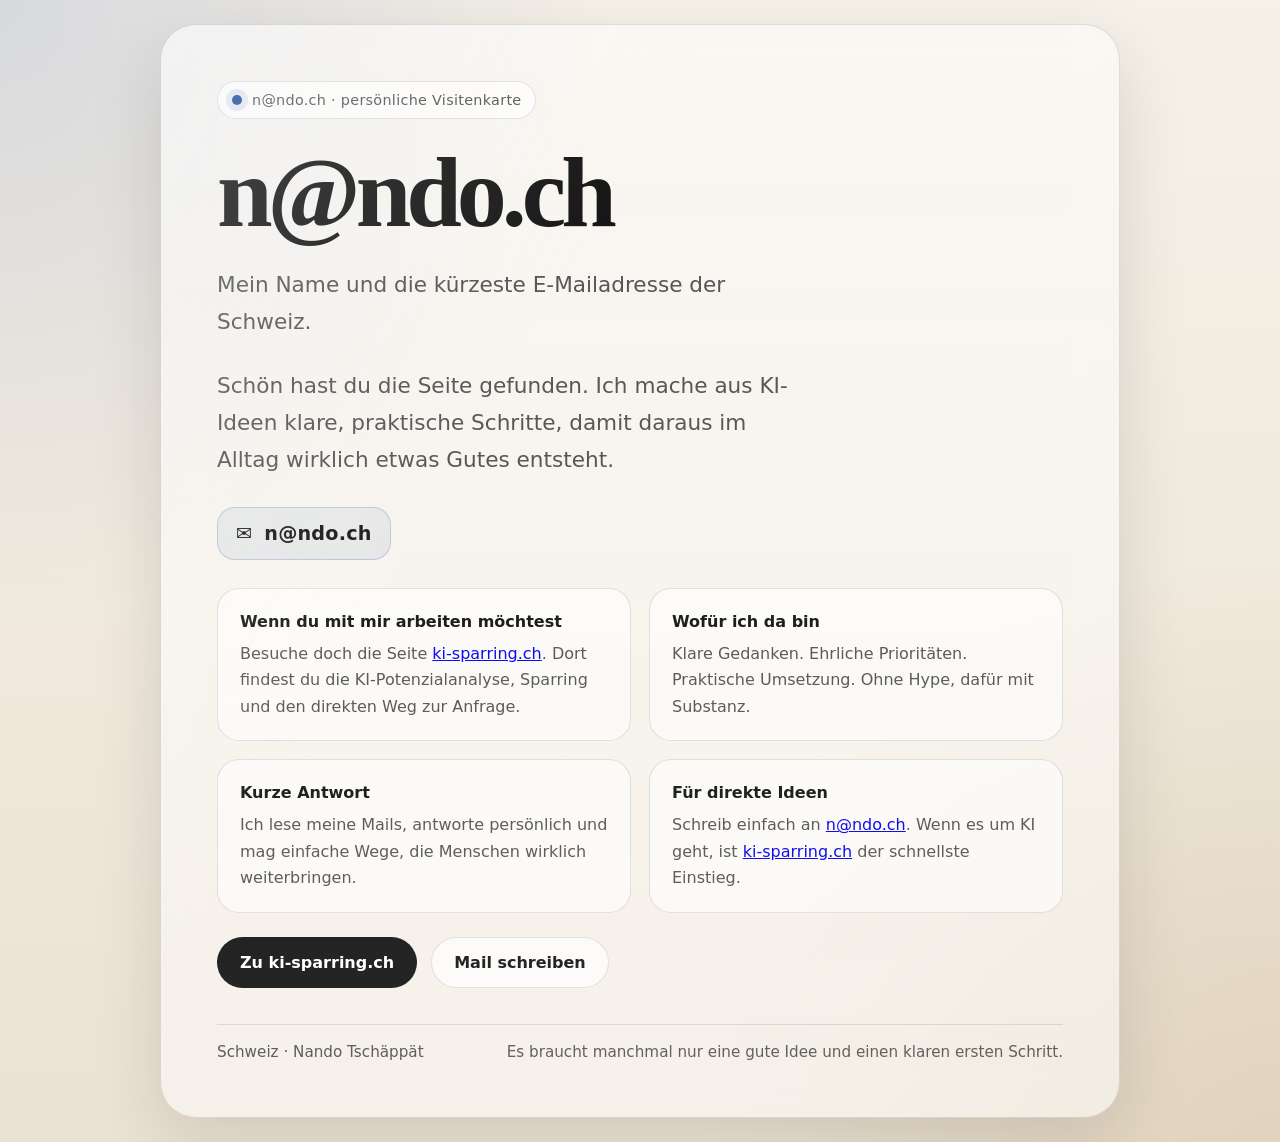
<file: ndo.html>
<!DOCTYPE html>
<html lang="de-CH">
<head>
  <meta charset="UTF-8" />
  <meta name="viewport" content="width=device-width, initial-scale=1.0" />
  <title>n@ndo.ch</title>
  <meta name="description" content="n@ndo.ch - Mein Name und die kürzeste E-Mailadresse der Schweiz." />
  <meta name="robots" content="index, follow" />
  <meta property="og:title" content="n@ndo.ch" />
  <meta property="og:description" content="Mein Name und die kürzeste E-Mailadresse der Schweiz." />
  <meta property="og:type" content="website" />
  <link rel="canonical" href="https://ndo.ch/" />
  <style>
    :root {
      --bg: #f6f1e8;
      --bg-2: #ebe2d3;
      --ink: #141414;
      --muted: rgba(20, 20, 20, 0.72);
      --accent: #214a9a;
      --line: rgba(20, 20, 20, 0.12);
      --shadow: 0 24px 70px rgba(20, 20, 20, 0.12);
      --radius: 28px;
    }

    * { box-sizing: border-box; }
    html, body { min-height: 100%; }
    body {
      margin: 0;
      font-family: Inter, ui-sans-serif, system-ui, -apple-system, BlinkMacSystemFont, "Segoe UI", sans-serif;
      color: var(--ink);
      background:
        radial-gradient(circle at top left, rgba(33, 74, 154, 0.14), transparent 36%),
        radial-gradient(circle at bottom right, rgba(176, 141, 87, 0.18), transparent 34%),
        linear-gradient(180deg, var(--bg) 0%, var(--bg-2) 100%);
      display: grid;
      place-items: center;
      padding: 24px;
    }

    .frame {
      width: min(100%, 960px);
      border: 1px solid var(--line);
      border-radius: calc(var(--radius) + 8px);
      background: rgba(255, 255, 255, 0.48);
      backdrop-filter: blur(20px);
      box-shadow: var(--shadow);
      overflow: hidden;
      position: relative;
    }

    .frame::before {
      content: "";
      position: absolute;
      inset: 0;
      background:
        linear-gradient(120deg, rgba(255,255,255,0.24), transparent 35%),
        linear-gradient(180deg, transparent, rgba(255,255,255,0.08));
      pointer-events: none;
    }

    .shell {
      padding: clamp(28px, 5vw, 56px);
      display: grid;
      gap: 28px;
    }

    .kicker {
      display: inline-flex;
      align-items: center;
      gap: 10px;
      width: fit-content;
      padding: 10px 14px;
      border-radius: 999px;
      border: 1px solid var(--line);
      background: rgba(255,255,255,0.6);
      font-size: 0.9rem;
      letter-spacing: 0.02em;
      color: var(--muted);
    }

    .dot {
      width: 10px;
      height: 10px;
      border-radius: 50%;
      background: var(--accent);
      box-shadow: 0 0 0 6px rgba(33, 74, 154, 0.12);
      flex: 0 0 auto;
    }

    h1 {
      margin: 0;
      font-family: "Playfair Display", Georgia, "Times New Roman", serif;
      font-size: clamp(3rem, 11vw, 6.25rem);
      line-height: 0.92;
      letter-spacing: -0.05em;
      max-width: 10ch;
    }

    .lead {
      max-width: 36rem;
      font-size: clamp(1.1rem, 2vw, 1.35rem);
      line-height: 1.7;
      color: var(--muted);
      margin: 0;
    }

    .email {
      display: inline-flex;
      align-items: center;
      gap: 12px;
      width: fit-content;
      padding: 14px 18px;
      border-radius: 18px;
      border: 1px solid rgba(33, 74, 154, 0.22);
      background: rgba(33, 74, 154, 0.08);
      font-size: clamp(1.05rem, 2vw, 1.2rem);
      font-weight: 700;
      letter-spacing: 0.01em;
    }

    .email code {
      font: inherit;
      background: transparent;
      padding: 0;
    }

    .grid {
      display: grid;
      grid-template-columns: repeat(12, 1fr);
      gap: 18px;
      align-items: end;
    }

    .card {
      grid-column: span 6;
      padding: 20px 22px;
      border-radius: 22px;
      border: 1px solid var(--line);
      background: rgba(255, 255, 255, 0.58);
      line-height: 1.65;
      color: var(--muted);
    }

    .card strong {
      display: block;
      color: var(--ink);
      margin-bottom: 6px;
      font-size: 1rem;
    }

    .cta {
      grid-column: span 12;
      display: flex;
      flex-wrap: wrap;
      gap: 14px;
      margin-top: 6px;
    }

    .button {
      display: inline-flex;
      align-items: center;
      justify-content: center;
      gap: 10px;
      padding: 15px 22px;
      border-radius: 999px;
      text-decoration: none;
      font-weight: 700;
      border: 1px solid transparent;
      transition: transform 180ms ease, box-shadow 180ms ease, background 180ms ease;
    }

    .button:hover {
      transform: translateY(-1px);
      box-shadow: 0 16px 30px rgba(20, 20, 20, 0.12);
    }

    .button.primary {
      background: var(--ink);
      color: #fff;
    }

    .button.secondary {
      background: rgba(255,255,255,0.68);
      color: var(--ink);
      border-color: var(--line);
    }

    .footer {
      display: flex;
      justify-content: space-between;
      gap: 16px;
      flex-wrap: wrap;
      margin-top: 8px;
      padding-top: 18px;
      border-top: 1px solid var(--line);
      color: var(--muted);
      font-size: 0.95rem;
    }

    .fine {
      opacity: 0.9;
    }

    @media (max-width: 720px) {
      .shell { padding: 24px; }
      .card { grid-column: span 12; }
    }
  </style>
</head>
<body>
  <main class="frame">
    <section class="shell">
      <div class="kicker"><span class="dot" aria-hidden="true"></span> n@ndo.ch · persönliche Visitenkarte</div>
      <div>
        <h1>n@ndo.ch</h1>
      </div>
      <p class="lead">Mein Name und die kürzeste E-Mailadresse der Schweiz.</p>
      <p class="lead">Schön hast du die Seite gefunden. Ich mache aus KI-Ideen klare, praktische Schritte, damit daraus im Alltag wirklich etwas Gutes entsteht.</p>

      <div class="email" aria-label="E-Mailadresse">
        <span aria-hidden="true">✉</span>
        <code>n@ndo.ch</code>
      </div>

      <div class="grid">
        <div class="card">
          <strong>Wenn du mit mir arbeiten möchtest</strong>
          Besuche doch die Seite <a href="https://ki-sparring.ch/">ki-sparring.ch</a>.
          Dort findest du die KI-Potenzialanalyse, Sparring und den direkten Weg zur Anfrage.
        </div>
        <div class="card">
          <strong>Wofür ich da bin</strong>
          Klare Gedanken. Ehrliche Prioritäten. Praktische Umsetzung. Ohne Hype, dafür mit Substanz.
        </div>
        <div class="card">
          <strong>Kurze Antwort</strong>
          Ich lese meine Mails, antworte persönlich und mag einfache Wege, die Menschen wirklich weiterbringen.
        </div>
        <div class="card">
          <strong>Für direkte Ideen</strong>
          Schreib einfach an <a href="mailto:n@ndo.ch">n@ndo.ch</a>. Wenn es um KI geht, ist <a href="https://ki-sparring.ch/">ki-sparring.ch</a> der schnellste Einstieg.
        </div>
        <div class="cta">
          <a class="button primary" href="https://ki-sparring.ch/">Zu ki-sparring.ch</a>
          <a class="button secondary" href="mailto:n@ndo.ch">Mail schreiben</a>
        </div>
      </div>

      <div class="footer">
        <span>Schweiz · Nando Tschäppät</span>
        <span class="fine">Es braucht manchmal nur eine gute Idee und einen klaren ersten Schritt.</span>
      </div>
    </section>
  </main>
</body>
</html>
</file>
<file: css/style.css>
/* ============================================================
   aiNando — Premium CSS v3
   Design: Apple · Anthropic · Linear · Swiss Editorial
   Optimiert auf Conversion: KI-Potenzialanalyse
   ============================================================ */

/* ── 1. TOKENS ───────────────────────────────────────────────── */
:root {
  --cream:    #F7F5F0;
  --ink:      #111111;
  --blue:     #2563EB;
  --gold:     #B08D57;
  --ink-60:   rgba(17,17,17,.6);
  --ink-30:   rgba(17,17,17,.3);
  --ink-15:   rgba(17,17,17,.15);
  --ink-08:   rgba(17,17,17,.08);
  --blue-10:  rgba(37,99,235,.10);
  --blue-15:  rgba(37,99,235,.15);
  --gold-10:  rgba(176,141,87,.10);
  --gold-20:  rgba(176,141,87,.20);
  --white:    #ffffff;

  --font-sans:  'Inter', system-ui, -apple-system, sans-serif;
  --font-serif: 'Playfair Display', Georgia, serif;

  --r-sm:  6px;
  --r-md:  12px;
  --r-lg:  20px;
  --r-xl:  28px;
  --r-2xl: 40px;

  --ease:    cubic-bezier(0.16, 1, 0.3, 1);
  --ease-in: cubic-bezier(0.4, 0, 1, 1);

  --nav-h: 68px;
  --gap:   clamp(72px, 11vw, 128px);
  --cw:    1120px;
  --cpad:  clamp(20px, 5vw, 60px);
}

/* ── 2. RESET ────────────────────────────────────────────────── */
*, *::before, *::after { box-sizing: border-box; margin: 0; padding: 0; }
html { scroll-behavior: smooth; -webkit-font-smoothing: antialiased; }
body { font-family: var(--font-sans); background: var(--cream); color: var(--ink); line-height: 1.6; overflow-x: hidden; }
img  { max-width: 100%; display: block; }
a    { color: inherit; text-decoration: none; }
button { cursor: pointer; border: none; background: none; font-family: inherit; }
ul, ol { list-style: none; }
::selection { background: var(--blue); color: var(--white); }
html[data-formality="du"] .formality-sie { display: none !important; }
html:not([data-formality="du"]) .formality-du { display: none !important; }

/* ── 3. TYPOGRAPHY ───────────────────────────────────────────── */
.section-label {
  display: inline-flex; align-items: center; gap: 10px;
  font-size: 10.5px; font-weight: 600; letter-spacing: .14em; text-transform: uppercase;
  color: var(--gold); margin-bottom: 18px;
}
.section-label::before { content: ''; width: 22px; height: 1px; background: var(--gold); flex-shrink: 0; }
.section-headline {
  font-family: var(--font-serif);
  font-size: clamp(1.85rem, 4vw, 3.3rem);
  font-weight: 400; line-height: 1.15; letter-spacing: -.022em; color: var(--ink);
}
.section-headline em { font-style: italic; color: var(--blue); }
.section-intro { font-size: clamp(.95rem, 1.7vw, 1.12rem); color: var(--ink-60); line-height: 1.75; max-width: 600px; }
.body-text { font-size: 1rem; line-height: 1.8; color: var(--ink-60); margin-bottom: 16px; }

/* ── 4. LAYOUT ───────────────────────────────────────────────── */
.container { max-width: var(--cw); margin: 0 auto; padding: 0 var(--cpad); }
.section { padding: var(--gap) 0; }

/* ── 5. BUTTONS ──────────────────────────────────────────────── */
.btn {
  display: inline-flex; align-items: center; justify-content: center; gap: 8px;
  padding: 13px 26px; border-radius: 100px; font-size: .9rem; font-weight: 500;
  letter-spacing: .01em; transition: background .25s var(--ease), transform .25s var(--ease),
  box-shadow .25s var(--ease), border-color .25s; white-space: nowrap;
}
.btn-primary { background: var(--ink); color: var(--white); }
.btn-primary:hover { background: var(--blue); transform: translateY(-2px); box-shadow: 0 8px 24px rgba(37,99,235,.25); }
.btn-ghost { background: transparent; color: var(--ink); border: 1.5px solid var(--ink-15); }
.btn-ghost:hover { border-color: var(--ink); background: var(--ink-08); }
.btn-large { padding: 16px 34px; font-size: 1rem; }
.btn-full { width: 100%; }
.btn-loading { display: none; }
.btn.loading .btn-text { display: none; }
.btn.loading .btn-loading { display: block; }

/* ── 5b. FORMALITY MODAL ────────────────────────────────────── */
.formality-modal {
  position: fixed;
  inset: 0;
  z-index: 500;
  display: flex;
  align-items: center;
  justify-content: center;
  padding: 24px;
}
.formality-modal[hidden] { display: none; }
.formality-modal__backdrop {
  position: absolute;
  inset: 0;
  background: rgba(17,17,17,.62);
  backdrop-filter: blur(8px);
  -webkit-backdrop-filter: blur(8px);
}
.formality-modal__panel {
  position: relative;
  z-index: 1;
  width: min(100%, 560px);
  padding: clamp(26px, 4vw, 34px);
  border-radius: var(--r-2xl);
  background: var(--cream);
  border: 1px solid rgba(17,17,17,.12);
  box-shadow: 0 24px 80px rgba(0,0,0,.22);
}
.formality-modal__eyebrow {
  font-size: .74rem;
  font-weight: 600;
  letter-spacing: .14em;
  text-transform: uppercase;
  color: var(--gold);
  margin-bottom: 14px;
}
.formality-modal__panel h2 {
  font-family: var(--font-serif);
  font-size: clamp(1.6rem, 3.6vw, 2.4rem);
  font-weight: 400;
  line-height: 1.15;
  letter-spacing: -.02em;
  color: var(--ink);
  margin-bottom: 10px;
}
.formality-modal__panel p {
  color: var(--ink-60);
  line-height: 1.7;
}
.formality-modal__actions {
  display: flex;
  gap: 12px;
  flex-wrap: wrap;
  margin-top: 24px;
}

/* ── 6. NAVIGATION ───────────────────────────────────────────── */
#nav {
  position: fixed; top: 0; left: 0; right: 0; z-index: 100;
  height: var(--nav-h);
  transition: background .4s var(--ease), box-shadow .4s var(--ease);
}
#nav.scrolled {
  background: rgba(247,245,240,.96);
  backdrop-filter: blur(14px); -webkit-backdrop-filter: blur(14px);
  box-shadow: 0 1px 0 var(--ink-15);
}
.nav-inner {
  max-width: var(--cw); margin: 0 auto; padding: 0 var(--cpad);
  height: 100%; display: flex; align-items: center; justify-content: space-between; gap: 20px;
}
.nav-logo { font-family: var(--font-serif); font-size: 1.0625rem; font-weight: 500; display: flex; align-items: baseline; gap: 1px; flex-shrink: 0; white-space: nowrap; }
.nav-logo .logo-dot { font-size: 1.23rem; }
.logo-dot { color: var(--blue); font-size: 1.45rem; line-height: 1; }
.nav-links { display: flex; align-items: center; gap: 2px; }
.nav-link { padding: 7px 12px; font-size: .83rem; font-weight: 450; color: var(--ink-60); border-radius: 8px; transition: color .2s, background .2s; }
.nav-link:hover, .nav-link.active { color: var(--ink); background: var(--ink-08); }
.nav-cta {
  margin-left: 8px; padding: 9px 18px; background: var(--ink); color: var(--white);
  border-radius: 100px; font-size: .83rem; font-weight: 500; flex-shrink: 0;
  transition: background .25s, transform .25s, box-shadow .25s;
}
.nav-cta:hover { background: var(--blue); transform: translateY(-1px); box-shadow: 0 5px 16px rgba(37,99,235,.22); }
.nav-toggle { display: none; flex-direction: column; gap: 5px; padding: 6px; }
.nav-toggle span { display: block; width: 22px; height: 2px; background: var(--ink); border-radius: 2px; transition: transform .3s var(--ease), opacity .3s; }
.nav-toggle.open span:first-child { transform: translateY(7px) rotate(45deg); }
.nav-toggle.open span:last-child  { transform: translateY(-7px) rotate(-45deg); }

/* Progress bar */
#progress-bar {
  position: fixed; top: 0; left: 0; height: 2px;
  background: linear-gradient(90deg, var(--blue), var(--gold));
  z-index: 200; transform-origin: left; transform: scaleX(0); transition: transform .1s linear;
}

/* ── 7. HERO ─────────────────────────────────────────────────── */
.hero {
  position: relative; min-height: 100svh;
  display: flex; align-items: center;
  padding-top: var(--nav-h); overflow: hidden;
}
.hero-canvas { position: absolute; inset: 0; z-index: 0; pointer-events: none; }
#connection-canvas { width: 100%; height: 100%; opacity: .3; }
.hero-content {
  position: relative; z-index: 1; width: 100%;
  padding-top: clamp(28px, 3.5vw, 52px);
  padding-bottom: clamp(56px, 7vw, 90px);
}
.hero-inner { display: grid; grid-template-columns: 1fr 400px; gap: clamp(36px, 5vw, 72px); align-items: center; }
.hero-eyebrow { display: flex; align-items: center; gap: 10px; font-size: .76rem; font-weight: 500; letter-spacing: .14em; text-transform: uppercase; color: var(--ink-60); margin-bottom: 22px; }
.eyebrow-dot { width: 6px; height: 6px; border-radius: 50%; background: var(--gold); animation: pulse-dot 2.5s ease-in-out infinite; }
@keyframes pulse-dot { 0%,100%{transform:scale(1);opacity:1}50%{transform:scale(1.5);opacity:.5} }
.hero-headline { font-family: var(--font-serif); font-size: clamp(2.1rem, 5.2vw, 5rem); font-weight: 400; line-height: 1.1; letter-spacing: -.03em; color: var(--ink); margin-bottom: 18px; }
.hero-headline em { font-style: italic; color: var(--blue); }
.hero-claim { font-family: var(--font-serif); font-size: clamp(.9rem, 1.4vw, 1.1rem); font-weight: 400; font-style: italic; color: var(--gold); letter-spacing: .01em; margin-bottom: 18px; }
.hero-sub { font-size: clamp(.92rem, 1.6vw, 1.1rem); color: var(--ink-60); line-height: 1.75; max-width: 560px; margin-bottom: 32px; }

/* KPI bar */
.hero-kpis { display: flex; align-items: center; flex-wrap: wrap; margin-bottom: 32px; padding: 18px 24px; background: var(--white); border: 1px solid var(--ink-15); border-radius: var(--r-xl); width: fit-content; }
.kpi-item { display: flex; flex-direction: column; align-items: center; padding: 0 24px; }
.kpi-value { font-family: var(--font-serif); font-size: clamp(1.3rem, 2.2vw, 1.85rem); font-weight: 400; color: var(--ink); letter-spacing: -.02em; line-height: 1; margin-bottom: 4px; }
.kpi-label { font-size: .7rem; font-weight: 500; letter-spacing: .08em; text-transform: uppercase; color: var(--ink-60); white-space: nowrap; }
.kpi-divider { width: 1px; height: 34px; background: var(--ink-15); flex-shrink: 0; }

.hero-actions { display: flex; gap: 12px; flex-wrap: wrap; margin-bottom: 44px; }

/* Hero portrait */
.hero-portrait { display: flex; flex-direction: column; align-items: center; gap: 14px; }
.portrait-img-wrap { width: 100%; border-radius: var(--r-xl); overflow: hidden; background: var(--ink-08); box-shadow: 0 20px 56px rgba(17,17,17,.13); border: 1px solid var(--ink-15); }
.portrait-img-wrap img { width: 100%; height: 100%; object-fit: cover; object-position: center 18%; transition: transform .6s var(--ease); }
.portrait-img-wrap:hover img { transform: scale(1.03); }
.portrait-badge { text-align: center; padding: 12px 18px; background: var(--white); border: 1px solid var(--ink-15); border-radius: var(--r-lg); width: 100%; }
.badge-name { display: block; font-weight: 600; font-size: .92rem; color: var(--ink); margin-bottom: 2px; }
.badge-title { font-size: .76rem; color: var(--ink-60); }

.hero-scroll-hint { display: flex; align-items: center; gap: 12px; color: var(--ink-60); font-size: .7rem; letter-spacing: .1em; text-transform: uppercase; margin-top: 6px; }
.scroll-line { display: block; width: 34px; height: 1px; background: linear-gradient(90deg, var(--gold), transparent); }

/* Cursor glow */
.cursor-glow { position: fixed; width: 280px; height: 280px; border-radius: 50%; background: radial-gradient(circle, rgba(37,99,235,.05) 0%, transparent 70%); pointer-events: none; z-index: 0; transform: translate(-50%,-50%); transition: left .4s var(--ease), top .4s var(--ease); }

/* ── LOGOZEILE ───────────────────────────────────────────────── */
.logo-belt {
  background: var(--white);
  border-top: 1px solid var(--ink-08);
  border-bottom: 1px solid var(--ink-08);
  padding: 8px 0;
  overflow: hidden;
  position: relative;
}
.logo-belt::before,
.logo-belt::after {
  content: '';
  position: absolute;
  top: 0; bottom: 0;
  width: 80px;
  z-index: 2;
  pointer-events: none;
}
.logo-belt::before { left: 0; background: linear-gradient(90deg, var(--white), transparent); }
.logo-belt::after  { right: 0; background: linear-gradient(-90deg, var(--white), transparent); }

.logo-belt-track {
  display: flex;
  align-items: center;
  gap: 0;
  width: max-content;
  animation: lb-scroll 28s linear infinite;
}
@media (prefers-reduced-motion: reduce) {
  .logo-belt-track { animation: none; }
}

@keyframes lb-scroll {
  from { transform: translateX(0); }
  to   { transform: translateX(-50%); }
}

.logo-belt-item {
  display: inline-flex;
  align-items: center;
  gap: 8px;
  padding: 0 32px;
  font-size: .72rem;
  font-weight: 600;
  letter-spacing: .1em;
  text-transform: uppercase;
  color: var(--ink-60);
  white-space: nowrap;
  transition: color .2s;
}
.logo-belt-item:hover { color: var(--ink); }
.logo-belt-item:hover .lb-img,
.logo-belt-item:hover .lb-wordmark { opacity: .85; }

/* Trennzeichen */
.logo-belt-sep {
  width: 1px;
  height: 28px;
  background: var(--ink-08);
  flex-shrink: 0;
  align-self: center;
}

/* SVG-Wordmarks */
.lb-wordmark {
  height: 22px;
  width: auto;
  display: block;
  opacity: .45;
  transition: opacity .2s;
  overflow: visible;
  color: var(--ink);
}
.lb-wordmark-sm {
  height: 18px;
}

/* Bild-Logos (PNG/JPG) */
.lb-img {
  height: 22px;
  width: auto;
  display: block;
  object-fit: contain;
  opacity: .45;
  filter: grayscale(1) contrast(1.2);
  transition: opacity .2s, filter .2s;
}
.lb-img-apple {
  height: 26px;
  width: auto;
  filter: grayscale(1) contrast(1.2);
}
/* Höhen kompensieren den Weissraum im Original-File.
   Ziel: ~20px effektiver sichtbarer Schriftzug bei allen.
   Berechnung: Zielhöhe ÷ (sichtbarer Anteil in %)
   aiaibot  84% → 24px  | Swisscom 96% → 21px
   IBAW     50% → 40px  | Klubschule 65% → 31px
   WISS     20% → 100px | METANET   16% → 125px */
.lb-img-swisscom  { mix-blend-mode: multiply; height: 28px;  width: auto; }
.lb-img-metanet   { mix-blend-mode: multiply; height: 105px; width: auto; }
.lb-img-wiss      { mix-blend-mode: multiply; height: 112px; width: auto; }
.lb-img-ibaw      { mix-blend-mode: multiply; height: 40px;  width: auto; }
.lb-img-klubschule{ mix-blend-mode: multiply; height: 38px;  width: auto; filter: grayscale(1) contrast(1.3); margin-top: 10px; }
.lb-img-aiaibot   { mix-blend-mode: multiply; height: 20px;  width: auto; filter: grayscale(1) contrast(1.2); }

.lb-icon {
  width: 16px;
  height: 16px;
  flex-shrink: 0;
  fill: currentColor;
  opacity: .7;
}

/* ── Logo-Belt Mobile ───────────────────────────────────────── */
@media (max-width: 640px) {
  .logo-belt-item { padding: 0 20px; }
  .lb-wordmark { height: 18px; }
  .lb-wordmark-sm { height: 15px; }
  .lb-img           { height: 18px; }
  .lb-img-apple     { height: 18px; }
  .lb-img-swisscom  { height: 20px; }
  .lb-img-metanet   { height: 74px; }
  .lb-img-wiss      { height: 78px; }
  .lb-img-ibaw      { height: 28px; }
  .lb-img-klubschule{ height: 27px; margin-top: 7px; }
  .lb-img-aiaibot   { height: 14px; }
  .logo-belt-sep { height: 22px; }
  .logo-belt-track { animation-duration: 22s; }
}

/* ── 8. POSITIONIERUNG ───────────────────────────────────────── */
.section-positionierung { background: var(--white); }
.pos-grid { display: grid; grid-template-columns: 400px 1fr; gap: clamp(36px, 6vw, 72px); align-items: start; }
.pos-img-frame { border-radius: var(--r-xl); overflow: hidden; aspect-ratio: 1/1.05; background: var(--ink-08); border: 1px solid var(--ink-15); box-shadow: 0 18px 46px rgba(17,17,17,.09); }
.pos-img-frame img { width: 100%; height: 100%; object-fit: cover; object-position: center 15%; }
.pos-credentials { display: grid; grid-template-columns: repeat(3, 1fr); gap: 10px; margin-top: 14px; }
.cred-item { padding: 14px 10px; background: var(--cream); border: 1px solid var(--ink-15); border-radius: var(--r-md); text-align: center; }
.cred-val { display: block; font-family: var(--font-serif); font-size: 1.5rem; font-weight: 400; color: var(--ink); line-height: 1; margin-bottom: 4px; }
.cred-label { font-size: .68rem; font-weight: 500; letter-spacing: .07em; text-transform: uppercase; color: var(--ink-60); line-height: 1.3; }
.pos-text { padding-top: 6px; }
.pos-text .section-headline { margin-bottom: 22px; }
.value-list { display: flex; flex-direction: column; gap: 13px; margin-top: 26px; margin-bottom: 26px; }
.value-list li { display: flex; align-items: flex-start; gap: 13px; font-size: .93rem; color: var(--ink-60); line-height: 1.5; }
.vl-icon { width: 32px; height: 32px; border-radius: 8px; background: var(--ink-08); display: flex; align-items: center; justify-content: center; color: var(--gold); flex-shrink: 0; font-size: .82rem; }
.value-list strong { color: var(--ink); font-weight: 500; }
.inline-quote { padding: 18px 22px; border-left: 2px solid var(--gold); background: var(--cream); border-radius: 0 var(--r-md) var(--r-md) 0; }
.inline-quote p { font-family: var(--font-serif); font-size: 1.05rem; font-style: italic; color: var(--ink); line-height: 1.5; }

/* ── 8b. KERNFRAGE (Positionierung) ─────────────────────────── */
.pos-kernfrage {
  margin: 24px 0 20px;
  padding: 22px 24px;
  background: var(--cream);
  border-left: 3px solid var(--gold);
  border-radius: var(--r-md);
}
.kernfrage-lead {
  font-size: .82rem;
  font-weight: 600;
  letter-spacing: .08em;
  text-transform: uppercase;
  color: var(--ink-60);
  margin: 0 0 14px;
}
.kernfrage-duo {
  display: flex;
  flex-direction: column;
  gap: 6px;
  margin-bottom: 14px;
}
.kernfrage-nein {
  font-family: var(--font-serif);
  font-size: 1rem;
  color: var(--ink-60);
  font-style: italic;
  text-decoration: line-through;
  text-decoration-color: var(--ink-15);
}
.kernfrage-ja {
  font-family: var(--font-serif);
  font-size: 1.1rem;
  color: var(--ink);
  font-weight: 600;
}
.kernfrage-text {
  font-size: .88rem;
  color: var(--ink-60);
  line-height: 1.7;
  margin: 0;
}

/* ── 8c. BEOBACHTER-FRAGEN SEKTION ──────────────────────────── */
.section-fragen {
  background: var(--ink);
  color: var(--white);
  padding: clamp(56px, 8vw, 96px) 0;
}
.fragen-inner {
  max-width: 880px;
  margin: 0 auto;
  text-align: center;
}
.section-fragen .section-label {
  color: var(--gold);
  opacity: 1;
}
.fragen-header {
  margin-bottom: clamp(36px, 5vw, 56px);
}
.fragen-grid {
  display: grid;
  grid-template-columns: repeat(2, 1fr);
  gap: 2px;
  margin-bottom: clamp(32px, 4vw, 48px);
  text-align: left;
}
.frage-item {
  position: relative;
  padding: 28px 32px 28px 56px;
  border: 1px solid rgba(255,255,255,.07);
  background: rgba(255,255,255,.03);
  transition: background .25s;
}
.frage-item:hover { background: rgba(255,255,255,.06); }
.frage-nr {
  position: absolute;
  top: 28px;
  left: 20px;
  font-size: .68rem;
  font-weight: 700;
  letter-spacing: .12em;
  color: var(--gold);
  opacity: .7;
  line-height: 1;
}
.frage-text {
  font-family: var(--font-serif);
  font-size: clamp(1rem, 1.6vw, 1.18rem);
  font-weight: 400;
  color: rgba(255,255,255,.88);
  line-height: 1.5;
  margin: 0;
  font-style: italic;
}
.fragen-coda {
  font-size: .92rem;
  color: rgba(255,255,255,.45);
  line-height: 1.7;
  max-width: 520px;
  margin: 0 auto;
  font-style: italic;
}
@media (max-width: 640px) {
  .fragen-grid { grid-template-columns: 1fr; }
  .frage-item { padding: 22px 20px 22px 48px; }
}

/* ── KMU-Intro-Statement ─────────────────────────────────────── */
.kmu-intro-statement {
  margin-top: 18px;
  font-size: 1.05rem;
  font-weight: 500;
  color: var(--ink);
  line-height: 1.6;
}
.kmu-intro-statement span {
  display: block;
  font-size: .9rem;
  font-weight: 400;
  color: var(--ink-60);
  margin-top: 6px;
}

/* ── Persönliches Nando-Zitat ────────────────────────────────── */
.nando-zitat {
  margin: 32px 0 0;
  padding: 24px 28px;
  border-left: 2px solid var(--gold);
  background: transparent;
}
.nando-zitat blockquote {
  margin: 0 0 10px;
  padding: 0;
  border: none;
  background: none;
}
.nando-zitat blockquote p {
  font-family: var(--font-serif);
  font-size: clamp(1.05rem, 1.8vw, 1.25rem);
  font-weight: 400;
  font-style: italic;
  color: var(--ink);
  line-height: 1.5;
  margin: 0;
}
.nando-zitat figcaption {
  font-size: .78rem;
  font-weight: 600;
  letter-spacing: .08em;
  color: var(--ink-60);
  text-transform: uppercase;
}

/* ── Beobachtungssektion Manifest ───────────────────────────── */
.beob-manifest {
  font-family: var(--font-serif);
  font-size: clamp(1rem, 1.6vw, 1.15rem);
  font-style: italic;
  color: var(--ink-60);
  line-height: 2;
  margin: 0 0 clamp(36px, 5vw, 56px);
  padding-left: 20px;
  border-left: 2px solid var(--ink-08);
}

/* ── 8d. AUTOR-BLOCK ─────────────────────────────────────────── */
.section-author { background: var(--white); }
.author-grid {
  display: grid;
  grid-template-columns: 360px 1fr;
  gap: clamp(28px, 5vw, 68px);
  align-items: center;
}
.author-figure { position: relative; }
.author-img-frame {
  border-radius: var(--r-xl);
  overflow: hidden;
  aspect-ratio: 4 / 5;
  background: var(--ink-08);
  border: 1px solid var(--ink-15);
  box-shadow: 0 18px 46px rgba(17,17,17,.09);
}
.author-img-frame img {
  width: 100%;
  height: 100%;
  object-fit: cover;
  object-position: center 16%;
}
.author-note {
  position: absolute;
  left: 16px;
  right: 16px;
  bottom: 16px;
  padding: 12px 14px;
  border-radius: var(--r-md);
  background: rgba(255,255,255,.92);
  border: 1px solid rgba(17,17,17,.08);
  box-shadow: 0 10px 24px rgba(17,17,17,.09);
  backdrop-filter: blur(10px);
}
.author-note-label {
  display: block;
  font-size: .68rem;
  font-weight: 700;
  letter-spacing: .12em;
  text-transform: uppercase;
  color: var(--gold);
  margin-bottom: 4px;
}
.author-note-value {
  display: block;
  font-size: .88rem;
  color: var(--ink);
  line-height: 1.45;
}
.author-panel {
  padding: clamp(24px, 4vw, 40px);
  border-radius: var(--r-xl);
  background:
    radial-gradient(circle at top right, rgba(37,99,235,.08), transparent 28%),
    var(--cream);
  border: 1px solid var(--ink-15);
  box-shadow: 0 18px 42px rgba(17,17,17,.05);
}
.author-panel .section-headline { margin-bottom: 16px; }
.author-lede {
  font-size: clamp(.98rem, 1.75vw, 1.08rem);
  line-height: 1.85;
  color: var(--ink-60);
}
.author-stats {
  display: grid;
  grid-template-columns: repeat(4, minmax(0, 1fr));
  gap: 10px;
  margin: 22px 0 18px;
}
.author-stat {
  padding: 14px 12px;
  border-radius: var(--r-md);
  background: var(--white);
  border: 1px solid var(--ink-15);
  text-align: center;
}
.author-stat-value {
  display: block;
  font-family: var(--font-serif);
  font-size: 1.45rem;
  color: var(--ink);
  line-height: 1;
  margin-bottom: 5px;
}
.author-stat-label {
  display: block;
  font-size: .68rem;
  font-weight: 600;
  letter-spacing: .08em;
  text-transform: uppercase;
  color: var(--ink-60);
  line-height: 1.35;
}
.author-list {
  display: grid;
  gap: 10px;
  margin-top: 18px;
}
.author-list li {
  display: flex;
  align-items: flex-start;
  gap: 10px;
  font-size: .93rem;
  line-height: 1.7;
  color: var(--ink-60);
}
.author-list i {
  color: var(--gold);
  margin-top: 4px;
  flex-shrink: 0;
}
.author-actions {
  display: flex;
  flex-wrap: wrap;
  gap: 10px;
  margin-top: 22px;
}

/* ── 9. KI-ANALYSE ───────────────────────────────────────────── */
.section-analyse { background: var(--ink); color: var(--white); }
.section-analyse .section-headline { color: var(--white); }
.section-analyse .section-intro { color: rgba(255,255,255,.6); max-width: 620px; margin: 0 auto; }
.analyse-header { text-align: center; margin-bottom: clamp(40px, 5.5vw, 68px); }
.analyse-main { display: grid; grid-template-columns: 1fr 320px; gap: 28px; align-items: start; }

/* Left: image + features */
.analyse-left { display: flex; flex-direction: column; gap: 28px; }
.analyse-img-frame { border-radius: var(--r-lg); overflow: hidden; aspect-ratio: 16/10; background: rgba(255,255,255,.06); border: 1px solid rgba(255,255,255,.1); }
.analyse-img-frame img { width: 100%; height: 100%; object-fit: cover; object-position: center 30%; }

.features-title { font-size: .76rem; font-weight: 600; letter-spacing: .12em; text-transform: uppercase; color: var(--gold); margin-bottom: 20px; }
.features-list { display: flex; flex-direction: column; gap: 14px; }
.features-list li { display: flex; align-items: center; gap: 13px; font-size: .93rem; color: rgba(255,255,255,.8); line-height: 1.5; }
.feat-icon { width: 32px; height: 32px; border-radius: 8px; background: rgba(255,255,255,.07); display: flex; align-items: center; justify-content: center; color: var(--gold); font-size: .82rem; flex-shrink: 0; }

/* Price card */
.analyse-price-card { padding: 32px 28px; border-radius: var(--r-xl); background: linear-gradient(145deg, rgba(37,99,235,.22), rgba(176,141,87,.12)); border: 1px solid rgba(255,255,255,.18); display: flex; flex-direction: column; gap: 18px; position: sticky; top: calc(var(--nav-h) + 16px); }
.price-badge { display: inline-block; padding: 4px 14px; border-radius: 100px; background: var(--gold-10); border: 1px solid var(--gold-20); font-size: .68rem; font-weight: 600; letter-spacing: .12em; text-transform: uppercase; color: var(--gold); width: fit-content; }
.price-display { display: flex; align-items: baseline; gap: 8px; }
.price-from { font-size: .82rem; color: rgba(255,255,255,.4); }
.price-number { font-family: var(--font-serif); font-size: clamp(2.2rem, 4.5vw, 2.8rem); font-weight: 400; color: var(--white); letter-spacing: -.02em; }
.price-detail { font-size: .85rem; color: rgba(255,255,255,.55); line-height: 1.5; }
.price-reassurance { font-size: .76rem; color: rgba(255,255,255,.4); display: flex; align-items: flex-start; gap: 8px; line-height: 1.5; }
.price-reassurance i { color: var(--gold); margin-top: 2px; flex-shrink: 0; }

/* KI-Boost */
#ki-boost { scroll-margin-top: var(--nav-h); }
.analyse-price-card [hidden] { display: none !important; }
.section-boost { border-top: 1px solid rgba(255,255,255,.08); }
.boost-outcome { font-family: var(--font-serif); font-size: clamp(1.1rem, 2vw, 1.3rem); color: var(--white); line-height: 1.45; }
.section-boost .price-display { flex-wrap: wrap; column-gap: 12px; }
.section-boost .price-number { white-space: nowrap; }
.price-regular { font-size: .85rem; color: rgba(255,255,255,.45); white-space: nowrap; }
.price-guarantee { padding-top: 16px; border-top: 1px solid rgba(255,255,255,.12); display: flex; flex-direction: column; gap: 8px; }
.price-guarantee strong { font-size: .82rem; font-weight: 600; color: var(--white); display: flex; align-items: center; gap: 8px; }
.price-guarantee strong i { color: var(--gold); }
.price-guarantee p { font-size: .8rem; color: rgba(255,255,255,.6); line-height: 1.5; }
.price-guarantee .price-guarantee-terms { font-size: .72rem; color: rgba(255,255,255,.4); }

/* ── 10. ABLAUF ──────────────────────────────────────────────── */
.section-ablauf { background: var(--cream); }
.section-ablauf .section-headline { margin-bottom: 12px; }
.ablauf-steps { display: flex; align-items: stretch; gap: 0; }
.ablauf-step { flex: 1; min-width: 0; padding: 26px 22px; background: var(--white); border: 1px solid var(--ink-15); border-radius: var(--r-lg); transition: border-color .3s, transform .35s var(--ease), box-shadow .3s; }
.ablauf-step:hover { border-color: var(--blue); transform: translateY(-4px); box-shadow: 0 14px 34px rgba(37,99,235,.08); }
.astep-num { font-family: var(--font-serif); font-size: 2rem; font-weight: 400; color: var(--gold); line-height: 1; margin-bottom: 12px; letter-spacing: -.02em; }
.astep-body h3 { font-size: .93rem; font-weight: 600; color: var(--ink); margin-bottom: 7px; line-height: 1.3; }
.astep-body p { font-size: .85rem; color: var(--ink-60); line-height: 1.65; }
.ablauf-arrow { display: flex; align-items: center; justify-content: center; width: 32px; flex-shrink: 0; color: var(--ink-30); font-size: .8rem; }

/* ── 11. KMU ─────────────────────────────────────────────────── */
.section-kmu { background: var(--white); }
.kmu-header { margin-bottom: clamp(32px, 4.5vw, 52px); }
.kmu-grid { display: grid; grid-template-columns: repeat(3, 1fr); gap: 14px; margin-bottom: 40px; }
.kmu-card {
  padding: 0;
  overflow: hidden;
  background: var(--cream);
  border: 1px solid var(--ink-15);
  border-radius: var(--r-xl);
  transition: border-color .3s, transform .35s var(--ease), box-shadow .3s;
}
.kmu-card:hover { border-color: var(--blue); transform: translateY(-4px); box-shadow: 0 14px 34px rgba(37,99,235,.08); }
.kmu-card-photo { display: flex; flex-direction: column; }
.kmu-media-frame {
  position: relative;
  aspect-ratio: 16 / 11;
  overflow: hidden;
  background: var(--ink-08);
}
.kmu-media-frame img {
  width: 100%;
  height: 100%;
  object-fit: cover;
  transition: transform .55s var(--ease);
}
.kmu-card:hover .kmu-media-frame img { transform: scale(1.03); }
.kmu-photo-badge {
  position: absolute;
  top: 12px;
  right: 12px;
  width: 34px;
  height: 34px;
  border-radius: 999px;
  display: flex;
  align-items: center;
  justify-content: center;
  background: rgba(247,245,240,.86);
  border: 1px solid rgba(17,17,17,.08);
  color: var(--gold);
  font-size: .8rem;
  backdrop-filter: blur(10px);
  -webkit-backdrop-filter: blur(10px);
}
.kmu-card-body { padding: 18px 18px 20px; }
.kmu-card-body h3 {
  font-size: .94rem;
  font-weight: 600;
  color: var(--ink);
  margin-bottom: 8px;
  line-height: 1.35;
}
.kmu-card-body p  { font-size: .85rem; color: var(--ink-60); line-height: 1.65; }
.kmu-cta-strip { display: flex; align-items: center; justify-content: space-between; gap: 18px; flex-wrap: wrap; padding: 26px 32px; background: var(--ink); border-radius: var(--r-xl); }
.kmu-cta-strip p { font-family: var(--font-serif); font-size: clamp(1rem, 1.9vw, 1.4rem); font-style: italic; color: var(--white); }

/* ── 12. WARUM NANDO ─────────────────────────────────────────── */
.section-warum { background: var(--cream); }
.warum-grid { display: grid; grid-template-columns: 1fr 1fr; gap: clamp(36px, 5.5vw, 68px); align-items: start; }
.warum-pillars { display: grid; grid-template-columns: repeat(3, 1fr); gap: 10px; margin-top: 28px; }
.pillar { display: flex; flex-direction: column; align-items: center; gap: 7px; padding: 18px 10px; background: var(--white); border: 1px solid var(--ink-15); border-radius: var(--r-lg); text-align: center; }
.pillar-icon { font-size: 1rem; color: var(--blue); }
.pillar-label { font-size: .85rem; font-weight: 600; color: var(--ink); }
.pillar-sub   { font-size: .73rem; color: var(--ink-60); }
.warum-right { display: flex; flex-direction: column; gap: 24px; }
.warum-img-frame { border-radius: var(--r-lg); overflow: hidden; aspect-ratio: 16/11; background: var(--ink-08); border: 1px solid var(--ink-15); box-shadow: 0 14px 38px rgba(17,17,17,.09); }
.warum-img-frame img { width: 100%; height: 100%; object-fit: cover; object-position: center 30%; }
.stations-title { font-size: .73rem; font-weight: 600; letter-spacing: .12em; text-transform: uppercase; color: var(--gold); margin-bottom: 20px; }
.station-list { display: flex; flex-direction: column; }
.station-item { display: flex; gap: 14px; padding: 16px 0; border-bottom: 1px solid var(--ink-15); }
.station-item:last-child { border-bottom: none; }
.station-dot { width: 7px; height: 7px; border-radius: 50%; background: var(--gold); flex-shrink: 0; margin-top: 7px; }
.station-content { display: flex; flex-direction: column; gap: 2px; }
.station-content strong { font-size: .92rem; font-weight: 600; color: var(--ink); }
.station-content span   { font-size: .83rem; color: var(--ink-60); line-height: 1.5; }

/* ── 13. TESTIMONIALS ────────────────────────────────────────── */
.section-testimonials { background: var(--white); }
.section-testimonials .section-headline { margin-bottom: 12px; }
.section-testimonials .section-intro { margin-bottom: 32px; }

/* Trust bar */
.trust-bar {
  display: flex; align-items: center; justify-content: center;
  gap: 0; flex-wrap: wrap;
  padding: 22px 32px; margin: 0 auto 40px;
  background: var(--cream); border: 1px solid var(--ink-15);
  border-radius: var(--r-xl); width: fit-content; max-width: 100%;
}
.trust-item { display: flex; flex-direction: column; align-items: center; text-align: center; padding: 0 20px; gap: 3px; }
.trust-val { font-family: var(--font-serif); font-size: clamp(1.4rem, 2.3vw, 1.9rem); font-weight: 400; color: var(--ink); letter-spacing: -.02em; line-height: 1; }
.trust-label { font-size: .72rem; font-weight: 600; letter-spacing: .07em; text-transform: uppercase; color: var(--ink); white-space: nowrap; }
.trust-sub { font-size: .67rem; color: var(--ink-60); line-height: 1.35; max-width: 160px; }
.trust-sep { width: 1px; height: 44px; background: var(--ink-15); flex-shrink: 0; }

/* Carousel */
.testi-carousel-wrap {
  position: relative; display: flex; align-items: center; gap: 16px; margin-bottom: 24px;
}
.testi-btn {
  width: 44px; height: 44px; border-radius: 50%;
  background: var(--white); border: 1.5px solid var(--ink-15);
  display: flex; align-items: center; justify-content: center;
  color: var(--ink-60); font-size: .9rem; flex-shrink: 0;
  transition: background .2s, border-color .2s, color .2s, box-shadow .2s;
  cursor: pointer;
}
.testi-btn:hover { background: var(--ink); border-color: var(--ink); color: var(--white); box-shadow: 0 6px 18px rgba(17,17,17,.12); }
.testi-btn:disabled { opacity: .35; cursor: not-allowed; }
.testi-viewport { flex: 1; overflow: hidden; border-radius: var(--r-lg); }
.testi-track {
  display: flex; gap: 16px;
  transition: transform .5s var(--ease);
  will-change: transform;
}
.testi-card {
  flex: 0 0 calc((100% - 32px) / 3);
  padding: 22px 20px 20px 20px;
  background: var(--cream);
  border: 1px solid var(--ink-15);
  border-left: 3px solid var(--gold);
  border-radius: var(--r-lg);
  display: flex; flex-direction: column; gap: 12px;
  transition: border-color .3s, transform .3s var(--ease), box-shadow .3s;
}
.testi-card:hover { border-left-color: var(--gold); border-color: var(--ink-15); transform: translateY(-3px); box-shadow: 0 12px 32px rgba(176,141,87,.08); }
.testi-quote-mark { display: none; }
.testi-text { font-size: .88rem; color: var(--ink-60); line-height: 1.7; flex: 1; font-style: italic; }
.testi-footer { display: flex; align-items: center; gap: 12px; padding-top: 10px; border-top: 1px solid var(--ink-15); }
.testi-avatar { width: 48px; height: 48px; border-radius: 50%; display: flex; align-items: center; justify-content: center; font-size: .68rem; font-weight: 700; letter-spacing: .05em; color: var(--white); flex-shrink: 0; overflow: hidden; border: 2px solid var(--ink-08); }
.testi-avatar img { width: 100%; height: 100%; object-fit: cover; object-position: center 20%; display: block; border-radius: 50%; }
.testi-meta { display: flex; flex-direction: column; gap: 2px; }
.testi-meta strong { font-size: .88rem; font-weight: 600; color: var(--ink); }
.testi-meta span   { font-size: .75rem; color: var(--ink-60); line-height: 1.3; min-height: calc(1.3em * 2); display: block; }
.testi-li-link { display: inline-flex; align-items: center; gap: 5px; font-size: .72rem; color: var(--blue); font-weight: 500; margin-top: 3px; transition: opacity .2s; }
.testi-li-link:hover { opacity: .7; }
.testi-li-link i { font-size: .8rem; }

/* Dots */
.testi-dots { display: flex; align-items: center; justify-content: center; gap: 8px; margin-bottom: 28px; }
.testi-dot { width: 8px; height: 8px; border-radius: 50%; background: var(--ink-15); border: none; cursor: pointer; transition: background .25s, transform .25s; padding: 0; }
.testi-dot.active { background: var(--ink); transform: scale(1.25); }
.testi-dot:hover { background: var(--ink-60); }

/* Footer row */
.testi-footer-row { display: flex; align-items: center; justify-content: space-between; gap: 16px; flex-wrap: wrap; padding-top: 16px; border-top: 1px solid var(--ink-15); }
.testi-disclaimer { display: flex; align-items: flex-start; gap: 8px; font-size: .8rem; color: var(--ink-60); line-height: 1.5; }
.testi-disclaimer i { color: var(--gold); margin-top: 2px; flex-shrink: 0; }

/* ── 14. WORKSHOPS ───────────────────────────────────────────── */
.section-workshops { background: var(--cream); }
.section-workshops .section-headline { margin-bottom: 10px; }
.section-workshops .section-intro { margin-bottom: clamp(32px, 4.5vw, 52px); }
.ws-format-grid { display: grid; grid-template-columns: repeat(4, 1fr); gap: 14px; }
.ws-format-card { padding: 26px 20px; background: var(--white); border: 1px solid var(--ink-15); border-radius: var(--r-lg); display: flex; flex-direction: column; gap: 10px; transition: border-color .3s, transform .35s var(--ease), box-shadow .3s; }
.ws-format-card:hover { border-color: var(--blue); transform: translateY(-4px); box-shadow: 0 12px 32px rgba(37,99,235,.07); }
.wsf-icon { width: 38px; height: 38px; border-radius: 10px; background: var(--blue-10); display: flex; align-items: center; justify-content: center; color: var(--blue); font-size: .95rem; }
.ws-format-card h3 { font-size: .92rem; font-weight: 600; color: var(--ink); line-height: 1.3; }
.ws-format-card p  { font-size: .83rem; color: var(--ink-60); line-height: 1.65; flex: 1; }
.wsf-link { font-size: .8rem; font-weight: 500; color: var(--blue); transition: opacity .2s; margin-top: 3px; }
.wsf-link:hover { opacity: .7; }

/* ── 15. BEOBACHTUNGEN ───────────────────────────────────────── */
.section-beobachtungen { background: var(--white); }
.beob-grid { display: grid; grid-template-columns: repeat(3, 1fr); gap: 14px; margin-bottom: clamp(32px, 4.5vw, 52px); }
.beob-card { padding: 26px; background: var(--cream); border: 1px solid var(--ink-15); border-radius: var(--r-lg); display: flex; flex-direction: column; gap: 12px; transition: border-color .3s, transform .35s var(--ease), box-shadow .3s; }
.beob-card:hover { border-color: var(--gold); transform: translateY(-4px); box-shadow: 0 12px 32px rgba(176,141,87,.07); }
.beob-meta { display: flex; align-items: center; justify-content: space-between; }
.beob-tag { display: inline-block; padding: 3px 10px; border-radius: 100px; background: var(--gold-10); border: 1px solid var(--gold-20); font-size: .67rem; font-weight: 600; letter-spacing: .1em; text-transform: uppercase; color: var(--gold); }
.beob-date { font-size: .73rem; color: var(--ink-60); }
.beob-title { font-family: var(--font-serif); font-size: 1.05rem; font-weight: 400; line-height: 1.4; color: var(--ink); }
.beob-excerpt { font-size: .85rem; color: var(--ink-60); line-height: 1.7; flex: 1; }
.beob-read-more { display: inline-flex; align-items: center; gap: 7px; font-size: .8rem; font-weight: 500; color: var(--blue); transition: gap .25s var(--ease); }
.beob-read-more:hover { gap: 11px; }
.beob-newsletter { display: flex; align-items: center; justify-content: space-between; gap: 24px; flex-wrap: wrap; padding: clamp(22px, 3.5vw, 38px); border-radius: var(--r-xl); border: 1px solid var(--ink-15); background: var(--cream); }
.newsletter-content h3 { font-size: 1rem; font-weight: 500; color: var(--ink); margin-bottom: 4px; }
.newsletter-content p  { font-size: .85rem; color: var(--ink-60); }
.newsletter-form { flex: 1; min-width: 240px; }
.form-row { display: flex; gap: 9px; flex-wrap: wrap; }
.form-row input { flex: 1; min-width: 180px; padding: 11px 16px; border-radius: 100px; border: 1.5px solid var(--ink-15); background: var(--white); font-family: var(--font-sans); font-size: .88rem; color: var(--ink); outline: none; transition: border-color .25s; }
.form-row input:focus { border-color: var(--blue); }
.nl-success { margin-top: 8px; font-size: .8rem; color: var(--blue); min-height: 1.2em; }

/* ── 16. KONTAKT ─────────────────────────────────────────────── */
.section-kontakt { background: var(--cream); }
.kontakt-inner { max-width: 960px; margin: 0 auto; }
.kontakt-header { margin-bottom: clamp(40px, 5.5vw, 64px); }
.kontakt-header .section-headline { margin-bottom: 14px; }
.kontakt-grid { display: grid; grid-template-columns: 1fr 300px; gap: 36px; align-items: start; }
.kontakt-form { display: grid; grid-template-columns: 1fr 1fr; gap: 13px; }
.form-group { display: flex; flex-direction: column; gap: 5px; }
.form-group-full { grid-column: 1 / -1; }
.form-group label { font-size: .72rem; font-weight: 600; letter-spacing: .06em; text-transform: uppercase; color: var(--ink-60); }
.form-group input, .form-group select, .form-group textarea { padding: 12px 15px; border-radius: var(--r-md); border: 1.5px solid var(--ink-15); background: var(--white); font-family: var(--font-sans); font-size: .9rem; color: var(--ink); outline: none; transition: border-color .25s, box-shadow .25s; width: 100%; }
.form-group input:focus, .form-group select:focus, .form-group textarea:focus { border-color: var(--blue); box-shadow: 0 0 0 3px var(--blue-10); }
.form-group textarea { resize: vertical; min-height: 110px; }
.form-group select { appearance: none; cursor: pointer; }
.form-submit { grid-column: 1 / -1; display: flex; align-items: center; gap: 14px; flex-wrap: wrap; }
.form-note { display: flex; align-items: center; gap: 7px; font-size: .77rem; color: var(--ink-60); }
.form-note i { color: var(--gold); }
.form-success { grid-column: 1 / -1; padding: 13px 16px; border-radius: var(--r-md); font-size: .88rem; min-height: 1em; }
.form-success.success { background: rgba(37,99,235,.06); color: var(--blue); border: 1px solid var(--blue-10); }
.form-success.error   { background: rgba(200,0,0,.05); color: #c00; border: 1px solid rgba(200,0,0,.15); }
.kontakt-info { display: flex; flex-direction: column; gap: 20px; padding: 26px 22px; border-radius: var(--r-xl); background: var(--white); border: 1px solid var(--ink-15); position: sticky; top: calc(var(--nav-h) + 16px); }
.info-portrait { display: flex; align-items: center; gap: 12px; }
.info-portrait img { width: 52px; height: 52px; border-radius: 50%; object-fit: cover; object-position: center 15%; border: 2px solid var(--ink-15); }
.info-portrait strong { display: block; font-size: .88rem; font-weight: 600; color: var(--ink); margin-bottom: 2px; }
.info-portrait span   { font-size: .73rem; color: var(--ink-60); }
.info-separator { height: 1px; background: var(--ink-15); }
.info-block h3 { font-size: .68rem; font-weight: 600; letter-spacing: .1em; text-transform: uppercase; color: var(--ink-60); margin-bottom: 8px; }
.info-link { display: flex; align-items: center; gap: 9px; font-size: .88rem; font-weight: 500; color: var(--ink); transition: color .2s; word-break: break-all; }
.info-link i { color: var(--blue); font-size: .82rem; width: 14px; text-align: center; flex-shrink: 0; }
.info-link:hover { color: var(--blue); }
.info-highlight { display: flex; gap: 12px; align-items: flex-start; padding: 14px; background: var(--cream); border-radius: var(--r-md); border: 1px solid var(--ink-15); }
.info-highlight-link { text-decoration: none; cursor: pointer; transition: border-color .2s, box-shadow .2s, transform .15s; }
.info-highlight-link:hover { border-color: var(--gold); box-shadow: 0 4px 16px rgba(176,141,87,.15); transform: translateY(-1px); }
.info-highlight-link:hover strong { color: var(--blue); }
.highlight-icon { width: 32px; height: 32px; border-radius: 8px; background: var(--blue-10); display: flex; align-items: center; justify-content: center; color: var(--blue); font-size: .82rem; flex-shrink: 0; }
.info-highlight strong { display: block; font-size: .86rem; font-weight: 600; color: var(--ink); margin-bottom: 2px; }
.info-highlight p { font-size: .78rem; color: var(--ink-60); margin: 0; }
.info-hint { font-size: .7rem !important; color: var(--gold) !important; margin-top: 2px !important; }
.info-standort { display: flex; align-items: flex-start; gap: 9px; font-size: .8rem; color: var(--ink-60); }
.info-standort i { color: var(--gold); margin-top: 3px; }

/* ── 17. FOOTER ──────────────────────────────────────────────── */
.site-footer { padding: clamp(32px, 5vw, 52px) 0; border-top: 1px solid var(--ink-15); background: var(--ink); }
.footer-top { display: flex; align-items: flex-start; justify-content: space-between; gap: 24px; flex-wrap: wrap; margin-bottom: 28px; padding-bottom: 28px; border-bottom: 1px solid rgba(255,255,255,.1); }
.footer-logo { display: flex; align-items: baseline; gap: 1px; }
.footer-logo .logo-text { font-family: var(--font-serif); font-size: 1.2rem; font-weight: 500; color: var(--white); }
.footer-logo .logo-dot { color: var(--blue); font-size: 1.4rem; }
.footer-brand p { font-size: .78rem; color: rgba(255,255,255,.4); margin-top: 4px; }
.footer-locations { list-style: none; margin: 12px 0 0; padding: 0; display: grid; gap: 2px; }
.footer-locations li { font-size: .78rem; color: rgba(255,255,255,.4); line-height: 1.5; }
.footer-nav { display: flex; gap: 20px; flex-wrap: wrap; align-items: center; }
.footer-nav a { font-size: .83rem; color: rgba(255,255,255,.5); transition: color .2s; }
.footer-nav a:hover { color: var(--white); }
.footer-bottom { display: flex; align-items: center; justify-content: space-between; gap: 14px; flex-wrap: wrap; }
.footer-copy { font-size: .76rem; color: rgba(255,255,255,.3); }
.footer-legal { display: flex; align-items: center; gap: 10px; flex-wrap: wrap; }
.footer-legal span { color: rgba(255,255,255,.2); font-size: .76rem; }
.footer-legal-link { font-size: .76rem; color: rgba(255,255,255,.4); transition: color .2s; }
.footer-legal-link:hover { color: var(--white); }
.footer-legal-button {
  padding: 0;
  border: 0;
  background: none;
  cursor: pointer;
  font: inherit;
}

/* ── 18b. BLOG ──────────────────────────────────────────────── */
.blog-page { background: var(--cream); }
.blog-shell { padding-top: calc(var(--nav-h) + 24px); }
.blog-hero {
  padding: clamp(42px, 6vw, 72px) 0 clamp(28px, 4vw, 48px);
}
.breadcrumb {
  display: flex;
  flex-wrap: wrap;
  gap: 8px;
  align-items: center;
  font-size: .75rem;
  color: var(--ink-60);
  margin-bottom: 18px;
}
.breadcrumb a {
  color: var(--ink);
  transition: color .2s;
}
.breadcrumb a:hover { color: var(--blue); }
.breadcrumb span[aria-hidden="true"] { color: var(--ink-30); }
.blog-kicker {
  display: inline-flex;
  align-items: center;
  gap: 10px;
  padding: 7px 13px;
  border-radius: 999px;
  background: var(--white);
  border: 1px solid var(--ink-15);
  font-size: .73rem;
  font-weight: 600;
  letter-spacing: .12em;
  text-transform: uppercase;
  color: var(--gold);
  margin-bottom: 18px;
}
.blog-hero-grid {
  display: grid;
  grid-template-columns: 1.2fr .8fr;
  gap: clamp(28px, 5vw, 64px);
  align-items: start;
}
.blog-title {
  font-family: var(--font-serif);
  font-size: clamp(2.2rem, 5vw, 4.3rem);
  font-weight: 400;
  line-height: 1.06;
  letter-spacing: -.03em;
  color: var(--ink);
  margin-bottom: 18px;
}
.blog-dek {
  font-size: clamp(1rem, 1.7vw, 1.15rem);
  line-height: 1.8;
  color: var(--ink-60);
  max-width: 760px;
}
.blog-meta-row {
  display: flex;
  flex-wrap: wrap;
  gap: 10px 16px;
  align-items: center;
  margin-top: 24px;
}
.blog-meta-pill {
  display: inline-flex;
  align-items: center;
  gap: 8px;
  padding: 8px 14px;
  border-radius: 999px;
  background: var(--white);
  border: 1px solid var(--ink-15);
  font-size: .8rem;
  color: var(--ink-60);
}
.blog-meta-pill strong { color: var(--ink); font-weight: 600; }
.blog-summary {
  padding: 24px;
  border-radius: var(--r-xl);
  border: 1px solid var(--ink-15);
  background:
    radial-gradient(circle at top right, rgba(37,99,235,.08), transparent 30%),
    var(--white);
  box-shadow: 0 18px 46px rgba(17,17,17,.06);
}
.blog-summary h2,
.blog-article h2 {
  font-family: var(--font-serif);
  font-weight: 400;
  letter-spacing: -.02em;
  color: var(--ink);
}
.blog-summary h2 {
  font-size: 1.35rem;
  margin-bottom: 14px;
}
.blog-summary p {
  font-size: .92rem;
  line-height: 1.75;
  color: var(--ink-60);
  margin-bottom: 16px;
}
.blog-summary ul {
  display: grid;
  gap: 10px;
  margin-top: 16px;
}
.blog-summary li {
  position: relative;
  padding-left: 18px;
  font-size: .9rem;
  line-height: 1.7;
  color: var(--ink-60);
}
.blog-summary li::before {
  content: '';
  position: absolute;
  left: 0;
  top: .7em;
  width: 7px;
  height: 7px;
  border-radius: 50%;
  background: var(--gold);
}
.blog-actions {
  display: flex;
  flex-wrap: wrap;
  gap: 10px;
  margin-top: 20px;
}
.blog-article {
  padding-bottom: clamp(34px, 4vw, 54px);
}
.blog-article-inner {
  display: grid;
  grid-template-columns: minmax(0, 1fr) 320px;
  gap: clamp(28px, 5vw, 64px);
  align-items: start;
}
.blog-content {
  background: var(--white);
  border: 1px solid var(--ink-15);
  border-radius: var(--r-xl);
  padding: clamp(24px, 4vw, 42px);
  box-shadow: 0 16px 42px rgba(17,17,17,.05);
}
.blog-content > * + * { margin-top: 18px; }
.blog-content h2 {
  font-size: clamp(1.35rem, 2vw, 1.8rem);
  margin-top: 30px;
  margin-bottom: 10px;
}
.blog-content h3 {
  font-size: 1.05rem;
  color: var(--ink);
  margin-top: 22px;
  margin-bottom: 8px;
}
.blog-content p,
.blog-content li {
  font-size: 1rem;
  line-height: 1.82;
  color: var(--ink-60);
}
.blog-content p strong,
.blog-content li strong { color: var(--ink); }
.blog-content ul,
.blog-content ol {
  padding-left: 22px;
  display: grid;
  gap: 10px;
}
.blog-content ul { list-style: disc; }
.blog-content ol { list-style: decimal; }
.blog-content blockquote {
  margin: 24px 0;
  padding: 20px 22px;
  border-left: 3px solid var(--gold);
  background: var(--cream);
  border-radius: 0 var(--r-lg) var(--r-lg) 0;
}
.blog-content blockquote p {
  font-family: var(--font-serif);
  font-size: 1.08rem;
  font-style: italic;
  line-height: 1.7;
  color: var(--ink);
}
.blog-content .blog-note {
  padding: 18px 20px;
  background: var(--cream);
  border: 1px solid var(--ink-15);
  border-radius: var(--r-md);
}
.blog-content .blog-note h3 {
  margin-top: 0;
  color: var(--blue);
}
.blog-content .blog-note p { margin-top: 8px; }
.blog-content .blog-closing {
  padding-top: 14px;
  border-top: 1px solid var(--ink-15);
}
.blog-sidebar {
  display: flex;
  flex-direction: column;
  gap: 18px;
}
.blog-card {
  padding: 22px;
  border-radius: var(--r-xl);
  border: 1px solid var(--ink-15);
  background: var(--white);
}
.blog-card h3 {
  font-size: 1rem;
  margin-bottom: 8px;
}
.blog-card p {
  font-size: .9rem;
  line-height: 1.75;
  color: var(--ink-60);
}
.blog-card a {
  color: var(--blue);
  font-weight: 500;
}
.blog-quote-card {
  background: linear-gradient(180deg, rgba(37,99,235,.08), rgba(176,141,87,.08));
}
.blog-related {
  padding: 0 0 clamp(64px, 8vw, 104px);
}
.blog-related h2 {
  font-family: var(--font-serif);
  font-size: clamp(1.6rem, 3vw, 2.2rem);
  font-weight: 400;
  margin-bottom: 16px;
}
.blog-grid {
  display: grid;
  grid-template-columns: repeat(3, 1fr);
  gap: 14px;
}
.blog-post-card {
  padding: 24px;
  border: 1px solid var(--ink-15);
  border-radius: var(--r-lg);
  background: var(--white);
  transition: transform .3s var(--ease), box-shadow .3s, border-color .3s;
}
.blog-post-card:hover {
  transform: translateY(-4px);
  border-color: var(--gold);
  box-shadow: 0 14px 34px rgba(176,141,87,.08);
}
.blog-post-card .beob-meta { margin-bottom: 14px; }
.blog-post-card .beob-title { margin-bottom: 10px; }
.blog-post-card p { font-size: .9rem; line-height: 1.72; color: var(--ink-60); margin-bottom: 16px; }
.blog-post-card .beob-read-more { font-size: .82rem; }
.blog-index-hero {
  padding: clamp(46px, 6vw, 80px) 0 clamp(24px, 4vw, 40px);
}
.blog-index-lede {
  max-width: 760px;
  font-size: clamp(1rem, 1.8vw, 1.14rem);
  line-height: 1.85;
  color: var(--ink-60);
}
.blog-index-grid {
  display: grid;
  grid-template-columns: repeat(3, 1fr);
  gap: 14px;
  margin-top: 30px;
}
.blog-index-card {
  padding: 26px;
  border-radius: var(--r-xl);
  background: var(--white);
  border: 1px solid var(--ink-15);
}
.blog-index-card .blog-meta-row { margin-top: 0; }
.blog-index-card h2 {
  font-size: 1.14rem;
  margin: 14px 0 10px;
}
.blog-index-card p {
  font-size: .93rem;
  line-height: 1.75;
  color: var(--ink-60);
}
.blog-index-card .btn {
  margin-top: 18px;
}

@media (max-width: 1060px) {
  .blog-hero-grid,
  .blog-article-inner {
    grid-template-columns: 1fr;
  }
  .blog-sidebar { order: -1; }
  .blog-grid,
  .blog-index-grid { grid-template-columns: repeat(2, 1fr); }
  .author-grid { grid-template-columns: 1fr; }
  .author-stats { grid-template-columns: repeat(2, 1fr); }
}
@media (max-width: 640px) {
  .blog-shell { padding-top: calc(var(--nav-h) + 12px); }
  .blog-grid,
  .blog-index-grid { grid-template-columns: 1fr; }
  .blog-summary,
  .blog-content,
  .blog-card,
  .blog-index-card { padding: 20px; }
  .author-stats { grid-template-columns: 1fr 1fr; }
}

/* ── 18. SCROLL ANIMATIONS ───────────────────────────────────── */
.reveal-up    { opacity: 0; transform: translateY(26px); transition: opacity .7s var(--ease), transform .7s var(--ease); }
.reveal-left  { opacity: 0; transform: translateX(-26px); transition: opacity .7s var(--ease), transform .7s var(--ease); }
.reveal-right { opacity: 0; transform: translateX(26px);  transition: opacity .7s var(--ease), transform .7s var(--ease); }
.reveal-up.visible, .reveal-left.visible, .reveal-right.visible { opacity: 1; transform: translate(0); }
.delay-1{transition-delay:.10s} .delay-2{transition-delay:.20s} .delay-3{transition-delay:.32s}
.delay-4{transition-delay:.46s} .delay-5{transition-delay:.62s}

/* ── 19. IMAGE OPTIMIERUNGEN ────────────────────────────────── */
/* Outdoor-Portrait: Person sitzt, Bergsee-Hintergrund — Gesicht oben zentriert */
.portrait-img-wrap img { object-position: center 12%; }
.pos-img-frame img { object-position: center 10%; }
/* Beratungsfoto: KI-Potenziale Whiteboard hinter Nando */
.analyse-img-frame img { object-position: center 20%; }
/* Workshop: Seminarraum, Nando an Präsentation */
.warum-img-frame img { object-position: center 15%; }
/* Placeholder-Gradient falls Bild noch nicht geladen */
.portrait-img-wrap, .pos-img-frame, .analyse-img-frame, .warum-img-frame {
  background: linear-gradient(135deg, var(--ink-08) 0%, var(--blue-10) 100%);
}

/* ── 20. RESPONSIVE ──────────────────────────────────────────── */
@media (max-width: 1060px) {
  .hero-inner { grid-template-columns: 1fr 320px; }
  .analyse-main { grid-template-columns: 1fr; }
  .analyse-price-card { position: static; }
  .ws-format-grid { grid-template-columns: repeat(2, 1fr); }
  .pos-grid { grid-template-columns: 320px 1fr; }
  .warum-grid { grid-template-columns: 1fr; }
  .nav-link { padding: 7px 7px; }
  .nav-link, .nav-cta { white-space: nowrap; }
}
@media (max-width: 900px) {
  .hero-inner { grid-template-columns: 1fr; }
  .hero-portrait { max-width: 300px; margin: 0 auto; }
  .hero-headline { font-size: clamp(1.9rem, 5.5vw, 3.2rem); }
  .hero-kpis { justify-content: center; }
  .pos-grid { grid-template-columns: 1fr; }
  .testimonials-grid { grid-template-columns: repeat(2, 1fr); }
  .kmu-grid { grid-template-columns: repeat(2, 1fr); }
  .beob-grid { grid-template-columns: 1fr; }
  .kontakt-grid { grid-template-columns: 1fr; }
  .kontakt-info { position: static; }
  .ablauf-steps { flex-direction: column; gap: 0; }
  .ablauf-arrow { transform: rotate(90deg); width: 100%; height: 28px; }
  .ablauf-step { width: 100%; }
  /* Carousel: 2 cards on tablet */
  .testi-card { flex: 0 0 calc((100% - 16px) / 2); }
  /* Trust bar: 2x2 auf Tablet */
  .trust-bar { flex-wrap: wrap; justify-content: center; gap: 12px 0; }
  .trust-sep:nth-child(4) { display: none; }
  .trust-sub { max-width: 140px; }
}
/* Burger-Menü ab 1140px: Der längere Schriftzug und die 7 Startseiten-Links passen sonst nicht in eine Zeile */
@media (max-width: 1140px) {
  .nav-toggle { display: flex; }
  .nav-links { position: fixed; top: var(--nav-h); left: 0; right: 0; background: rgba(247,245,240,.98); backdrop-filter: blur(16px); -webkit-backdrop-filter: blur(16px); flex-direction: column; align-items: stretch; padding: 10px 14px 18px; gap: 3px; border-top: 1px solid var(--ink-15); transform: translateY(-110%); opacity: 0; transition: transform .4s var(--ease), opacity .4s var(--ease); pointer-events: none; box-shadow: 0 20px 40px rgba(17,17,17,.08); }
  .nav-links.open { transform: translateY(0); opacity: 1; pointer-events: all; }
  .nav-link, .nav-cta { padding: 11px 13px; border-radius: 10px; text-align: left; margin: 0; }
  .nav-cta { margin-top: 5px; text-align: center; display: block; }
}
@media (max-width: 640px) {
  :root { --gap: 60px; }

  .hero-kpis { flex-direction: column; gap: 0; width: 100%; padding: 14px; align-items: stretch; }
  .kpi-item { padding: 10px 0; width: 100%; align-items: center; text-align: center; }
  .kpi-divider { width: 100%; height: 1px; }
  .hero-actions { flex-direction: column; }
  .hero-actions .btn { width: 100%; justify-content: center; }

  .ws-format-grid { grid-template-columns: 1fr; }
  .kmu-grid { grid-template-columns: 1fr; }
  .kmu-media-frame { aspect-ratio: 16 / 9; }
  .warum-pillars { grid-template-columns: 1fr; }
  .pos-credentials { grid-template-columns: repeat(3, 1fr); }
  .kontakt-form { grid-template-columns: 1fr; }
  .form-submit { flex-direction: column; align-items: stretch; }
  .form-submit .btn { justify-content: center; }
  .beob-newsletter { flex-direction: column; }
  .kmu-cta-strip { flex-direction: column; text-align: center; }
  .formality-modal__actions { flex-direction: column; }
  .formality-modal__actions .btn { width: 100%; }
  .footer-bottom { flex-direction: column; align-items: center; text-align: center; }
  .testi-footer-row { flex-direction: column; align-items: flex-start; }
  .trust-bar { justify-content: center; flex-wrap: wrap; gap: 16px; padding: 20px 16px; }
  .trust-item { padding: 0 12px; }
  .trust-sep { display: none; }
  .trust-sub { font-size: .62rem; }

  /* Carousel: volle Breite auf Mobile, Buttons ausblenden */
  .testi-carousel-wrap { gap: 0; margin-left: calc(-1 * clamp(20px, 5vw, 60px)); margin-right: calc(-1 * clamp(20px, 5vw, 60px)); }
  .testi-btn { display: none; }
  .testi-viewport { border-radius: 0; width: 100%; }
  .testi-card { flex: 0 0 100%; padding: 22px clamp(20px, 5vw, 60px); border-radius: 0; border-left: 3px solid var(--gold); border-right: none; }
}
</file>
